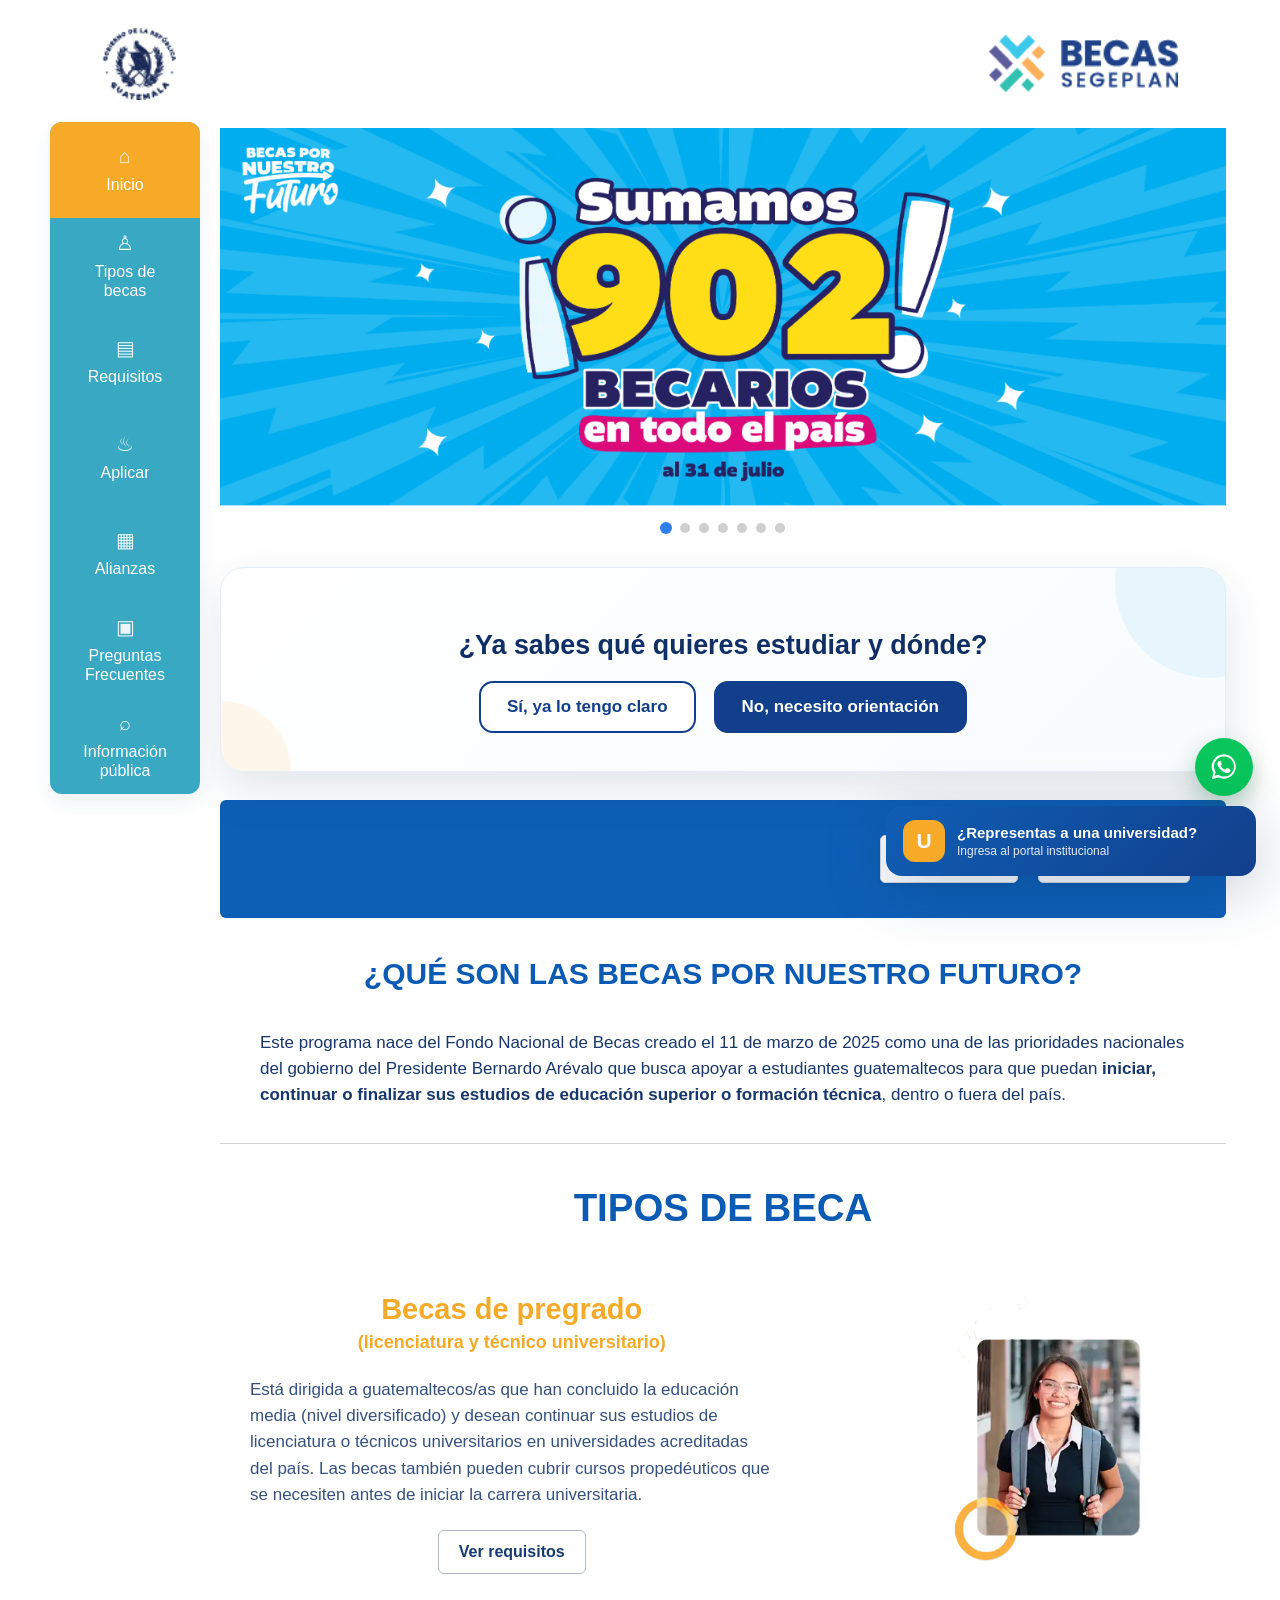
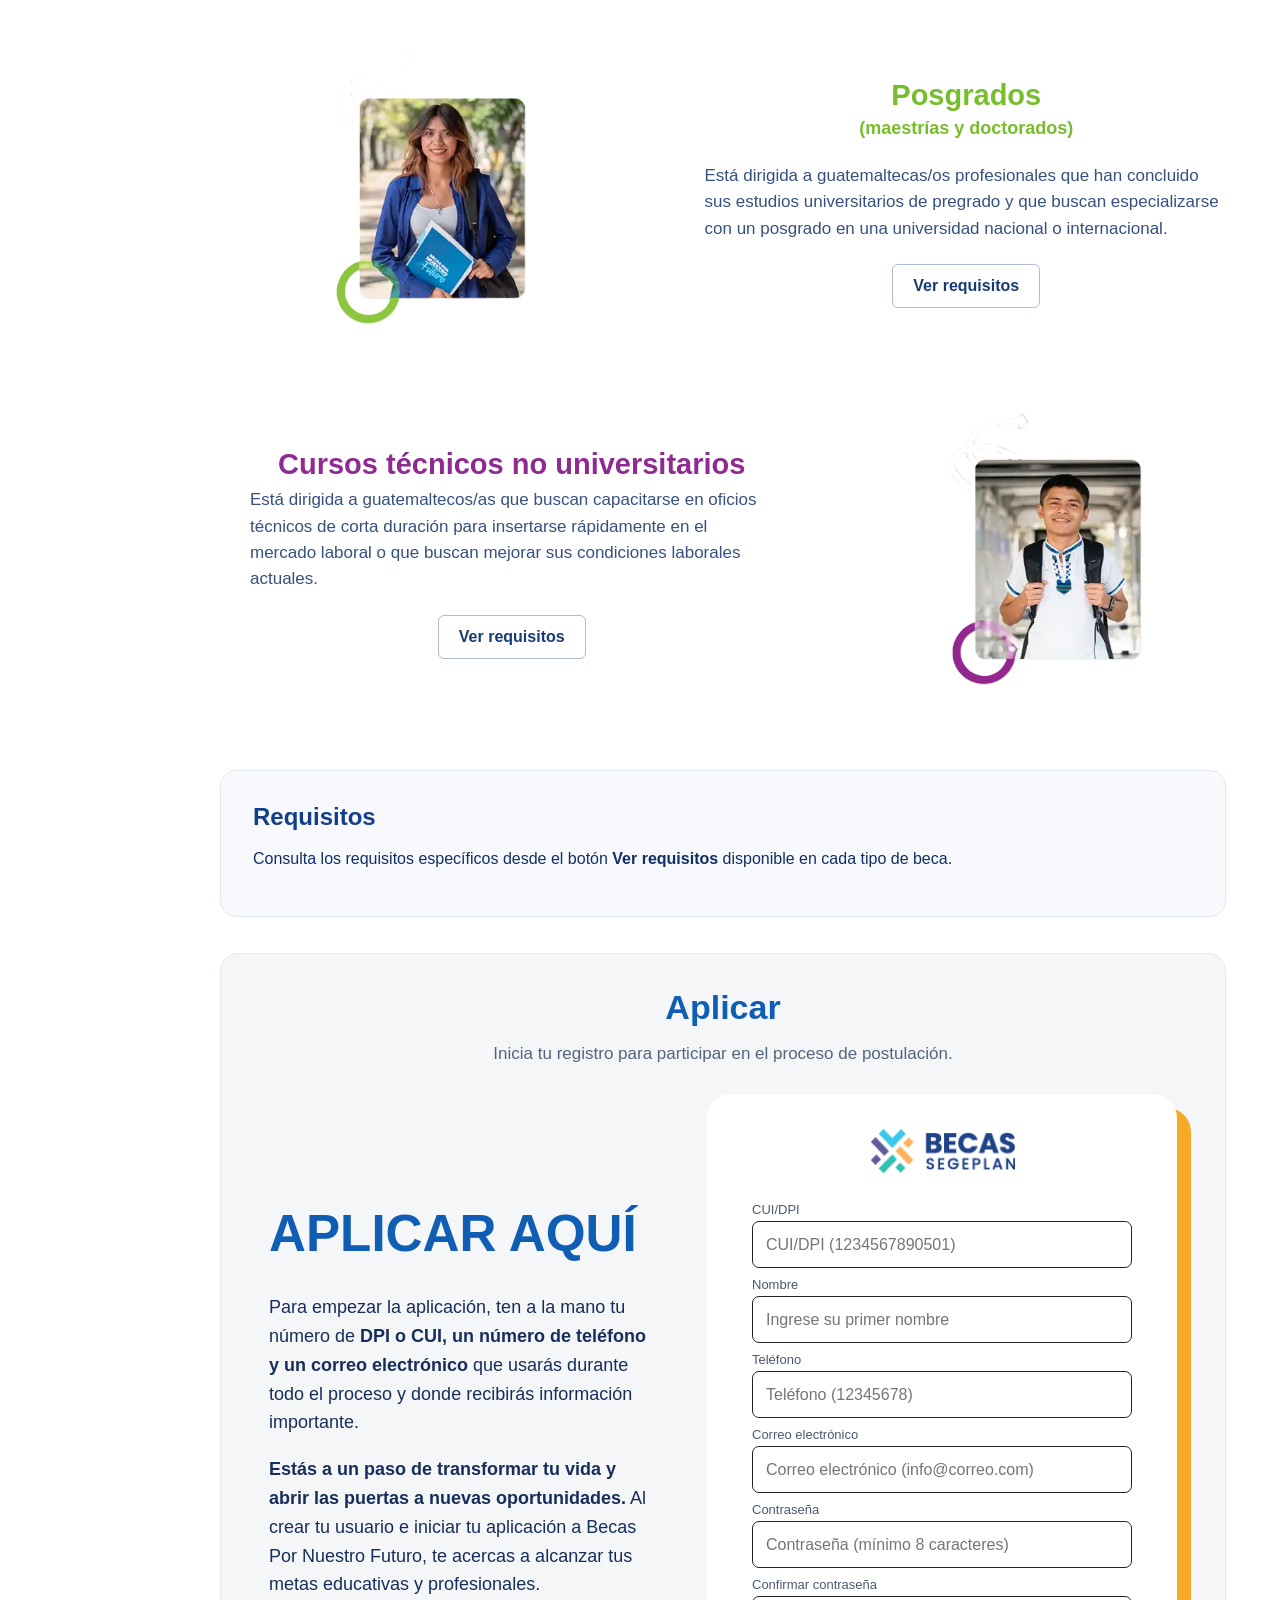
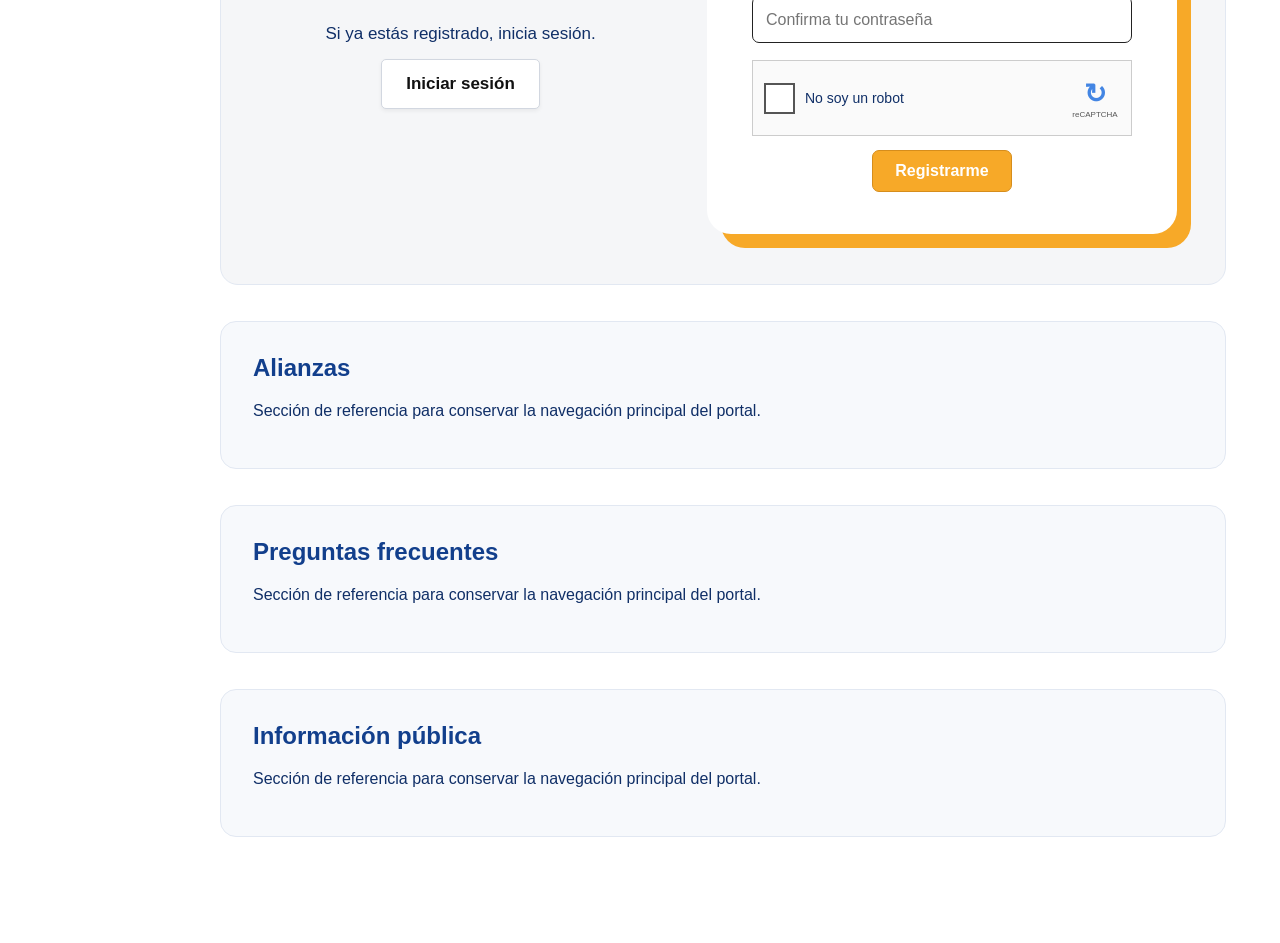
<file: Preview El Tip 1 2 3/index.html>
<!doctype html>
<html lang="es">
<head>
<meta charset="utf-8">
<meta name="viewport" content="width=device-width,initial-scale=1">
<link rel="icon" href="assets/becas.ico" sizes="any">
<title>Becas por Nuestro Futuro — Preview</title>
<link rel="stylesheet" href="css/styles.css">
</head>
<body>
<header class="site-header">
  <img src="assets/gobierno-logo.png" class="gov-logo" alt="Gobierno de Guatemala">
  <img src="assets/becas-logo.png" class="becas-logo" alt="Becas SEGEPLAN">
</header>
<nav class="side-nav" aria-label="Navegación principal">
  <a class="active" href="#inicio"><span class="nav-icon">⌂</span>Inicio</a>
  <a href="#tipos"><span class="nav-icon">♙</span>Tipos de<br>becas</a>
  <a href="#requisitos"><span class="nav-icon">▤</span>Requisitos</a>
  <a href="#aplicar"><span class="nav-icon">♨</span>Aplicar</a>
  <a href="#alianzas"><span class="nav-icon">▦</span>Alianzas</a>
  <a href="#faq"><span class="nav-icon">▣</span>Preguntas<br>Frecuentes</a>
  <a href="#publica"><span class="nav-icon">⌕</span>Información<br>pública</a>
</nav>
<main class="page-shell" id="inicio">
  <section class="hero" aria-label="Información destacada">
    <div class="hero-slides">
      <img class="hero-slide active" src="assets/home-banner.png" alt="Becas por Nuestro Futuro: sumamos 902 becarios en todo el país">
      <img class="hero-slide" src="assets/Convocatoria.webp" alt="Segunda convocatoria 2026">
      <img class="hero-slide" src="assets/estudia.webp" alt="Opciones para estudiar">
      <img class="hero-slide" src="assets/tutoriales.webp" alt="Tutoriales y recomendaciones para el proceso de aplicación">
      <img class="hero-slide" src="assets/Portal de datos.webp" alt="Portal de datos de becarios">
      <img class="hero-slide" src="assets/RecuerdaListado.webp" alt="Listado de carreras priorizadas">
      <img class="hero-slide" src="assets/Tenemos Becarios.webp" alt="Tenemos becarios en todo el país">
    </div>
    <div class="hero-dots" aria-label="Seleccionar anuncio">
      <button class="active" type="button" aria-label="Ver anuncio 1" aria-current="true"></button><button type="button" aria-label="Ver anuncio 2"></button><button type="button" aria-label="Ver anuncio 3"></button><button type="button" aria-label="Ver anuncio 4"></button><button type="button" aria-label="Ver anuncio 5"></button><button type="button" aria-label="Ver anuncio 6"></button><button type="button" aria-label="Ver anuncio 7"></button>
    </div>
  </section>

  <section class="orientation-card" aria-label="Orientación antes de aplicar">
    <div class="orientation-question">¿Ya sabes qué quieres estudiar y dónde?</div>
    <div class="choice-row">
      <button type="button" class="choice-btn yes" id="choiceYes" aria-controls="orientationAccess" aria-expanded="false">Sí, ya lo tengo claro</button>
      <button type="button" class="choice-btn no" id="choiceNo" aria-controls="orientationNext" aria-expanded="false">No, necesito orientación</button>
    </div>
    <div class="orientation-access" id="orientationAccess">
      <p>¡Excelente! Ya puedes continuar con tu postulación. Regístrate si es tu primera vez o inicia sesión para retomar tu proceso.</p>
      <a class="auth-btn" href="#aplicar">Registrarse</a>
      <a class="auth-btn" href="login.html">Iniciar sesión</a>
    </div>
    <div class="orientation-next" id="orientationNext">
      <p>Descubre tus intereses y conoce carreras que podrían ajustarse a tu perfil.</p>
      <a class="primary-link" href="testvocacional.html">Realizar test de orientación vocacional →</a>
    </div>
  </section>

  <section class="auth-strip" id="acceso" aria-label="Acceso para postulantes">
    <a class="auth-btn" href="#aplicar">Registrarse</a>
    <a class="auth-btn" href="login.html">Iniciar sesión</a>
  </section>

  <section class="about">
    <h2 class="section-title">¿QUÉ SON LAS BECAS POR NUESTRO FUTURO?</h2>
    <p>Este programa nace del Fondo Nacional de Becas creado el 11 de marzo de 2025 como una de las prioridades nacionales del gobierno del Presidente Bernardo Arévalo que busca apoyar a estudiantes guatemaltecos para que puedan <strong>iniciar, continuar o finalizar sus estudios de educación superior o formación técnica</strong>, dentro o fuera del país.</p>
  </section>

  <section class="types" id="tipos">
    <h2 class="section-title">TIPOS DE BECA</h2>

    <article class="type-row pregrado">
      <div class="type-visual"><img src="assets/pregrado.png" alt="Estudiante de pregrado"></div>
      <div class="type-copy">
        <h3>Becas de pregrado</h3>
        <div class="subtitle">(licenciatura y técnico universitario)</div>
        <p>Está dirigida a guatemaltecos/as que han concluido la educación media (nivel diversificado) y desean continuar sus estudios de licenciatura o técnicos universitarios en universidades acreditadas del país. Las becas también pueden cubrir cursos propedéuticos que se necesiten antes de iniciar la carrera universitaria.</p>
        <button class="requirements-btn" data-requirement="pregrado">Ver requisitos</button>
      </div>
    </article>

    <article class="type-row posgrado">
      <div class="type-visual"><img src="assets/posgrado.png" alt="Estudiante de posgrado"></div>
      <div class="type-copy">
        <h3>Posgrados</h3>
        <div class="subtitle">(maestrías y doctorados)</div>
        <p>Está dirigida a guatemaltecas/os profesionales que han concluido sus estudios universitarios de pregrado y que buscan especializarse con un posgrado en una universidad nacional o internacional.</p>
        <button class="requirements-btn" data-requirement="posgrado">Ver requisitos</button>
      </div>
    </article>

    <article class="type-row tecnico">
      <div class="type-visual"><img src="assets/tecnico.png" alt="Estudiante de curso técnico"></div>
      <div class="type-copy">
        <h3>Cursos técnicos no universitarios</h3>
        <p>Está dirigida a guatemaltecos/as que buscan capacitarse en oficios técnicos de corta duración para insertarse rápidamente en el mercado laboral o que buscan mejorar sus condiciones laborales actuales.</p>
        <button class="requirements-btn" data-requirement="tecnico">Ver requisitos</button>
      </div>
    </article>
  </section>

  <section id="requisitos" class="info-section"><h2>Requisitos</h2><p>Consulta los requisitos específicos desde el botón <strong>Ver requisitos</strong> disponible en cada tipo de beca.</p></section>
  <section id="aplicar" class="application-section">
    <div class="application-heading"><h2>Aplicar</h2><p>Inicia tu registro para participar en el proceso de postulación.</p></div>
    <div class="application-grid">
      <div class="application-copy">
        <h3>APLICAR AQUÍ</h3>
        <p>Para empezar la aplicación, ten a la mano tu número de <strong>DPI o CUI, un número de teléfono y un correo electrónico</strong> que usarás durante todo el proceso y donde recibirás información importante.</p>
        <p><strong>Estás a un paso de transformar tu vida y abrir las puertas a nuevas oportunidades.</strong> Al crear tu usuario e iniciar tu aplicación a Becas Por Nuestro Futuro, te acercas a alcanzar tus metas educativas y profesionales.</p>
        <div class="application-login">Si ya estás registrado, inicia sesión.<a class="auth-btn" href="login.html">Iniciar sesión</a></div>
      </div>
      <div class="application-form-card">
        <img src="assets/becas-logo.png" alt="Becas por Nuestro Futuro">
        <form id="registerForm" novalidate>
          <label for="regDpi">CUI/DPI</label><input id="regDpi" inputmode="numeric" maxlength="13" placeholder="CUI/DPI (1234567890501)" required>
          <label for="regName">Nombre</label><input id="regName" autocomplete="given-name" placeholder="Ingrese su primer nombre" required>
          <label for="regPhone">Teléfono</label><input id="regPhone" inputmode="tel" maxlength="8" placeholder="Teléfono (12345678)" required>
          <label for="regEmail">Correo electrónico</label><input id="regEmail" type="email" autocomplete="email" placeholder="Correo electrónico (info@correo.com)" required>
          <label for="regPassword">Contraseña</label><input id="regPassword" type="password" minlength="8" autocomplete="new-password" placeholder="Contraseña (mínimo 8 caracteres)" required>
          <label for="regPasswordConfirm">Confirmar contraseña</label><input id="regPasswordConfirm" type="password" minlength="8" autocomplete="new-password" placeholder="Confirma tu contraseña" required>
          <label class="captcha"><input id="regCaptcha" type="checkbox"><span class="captcha-box"></span><span>No soy un robot</span><strong>↻<small>reCAPTCHA</small></strong></label>
          <div class="register-message" id="registerMessage" role="alert"></div>
          <button class="application-submit" type="submit">Registrarme</button>
        </form>
      </div>
    </div>
  </section>
  <section id="alianzas" class="info-section"><h2>Alianzas</h2><p>Sección de referencia para conservar la navegación principal del portal.</p></section>
  <section id="faq" class="info-section"><h2>Preguntas frecuentes</h2><p>Sección de referencia para conservar la navegación principal del portal.</p></section>
  <section id="publica" class="info-section"><h2>Información pública</h2><p>Sección de referencia para conservar la navegación principal del portal.</p></section>
</main>

<div class="whatsapp-float" aria-label="Atención por WhatsApp" role="img"><img src="assets/whatsapp.svg" alt="WhatsApp"></div>

<aside class="university-access" id="universityAccess" aria-label="Acceso para universidades">
  <button class="university-trigger" type="button" aria-expanded="false" aria-controls="universityLogin">
    <span class="university-trigger-icon" aria-hidden="true">U</span>
    <span><strong>¿Representas a una universidad?</strong><small>Ingresa al portal institucional</small></span>
  </button>
  <div class="university-login" id="universityLogin">
    <h2>Acceso para universidades</h2>
    <p>Ingresa tus credenciales para gestionar el pénsum y calendario académico.</p>
    <form id="universityLoginForm" novalidate>
      <label for="universityUser">Usuario</label>
      <input id="universityUser" name="usuario" type="text" autocomplete="username" placeholder="Usuario" required>
      <label for="universityPassword">Contraseña</label>
      <input id="universityPassword" name="password" type="password" autocomplete="current-password" placeholder="Contraseña" required>
      <div class="university-error" id="universityLoginError" role="alert">El usuario o la contraseña no son correctos.</div>
      <button class="university-submit" type="submit">Ingresar</button>
    </form>
  </div>
</aside>

<div class="modal-backdrop" id="requirementsModal" role="dialog" aria-modal="true" aria-labelledby="requirementsTitle">
  <div class="modal">
    <div class="modal-header"><h2 id="requirementsTitle">Requisitos</h2><button class="modal-close" type="button" aria-label="Cerrar">×</button></div>
    <div class="modal-body" id="requirementsBody"></div>
  </div>
</div>
<script src="js/home.js"></script>
<script src="js/registro.js"></script>
</body>
</html>
</file>
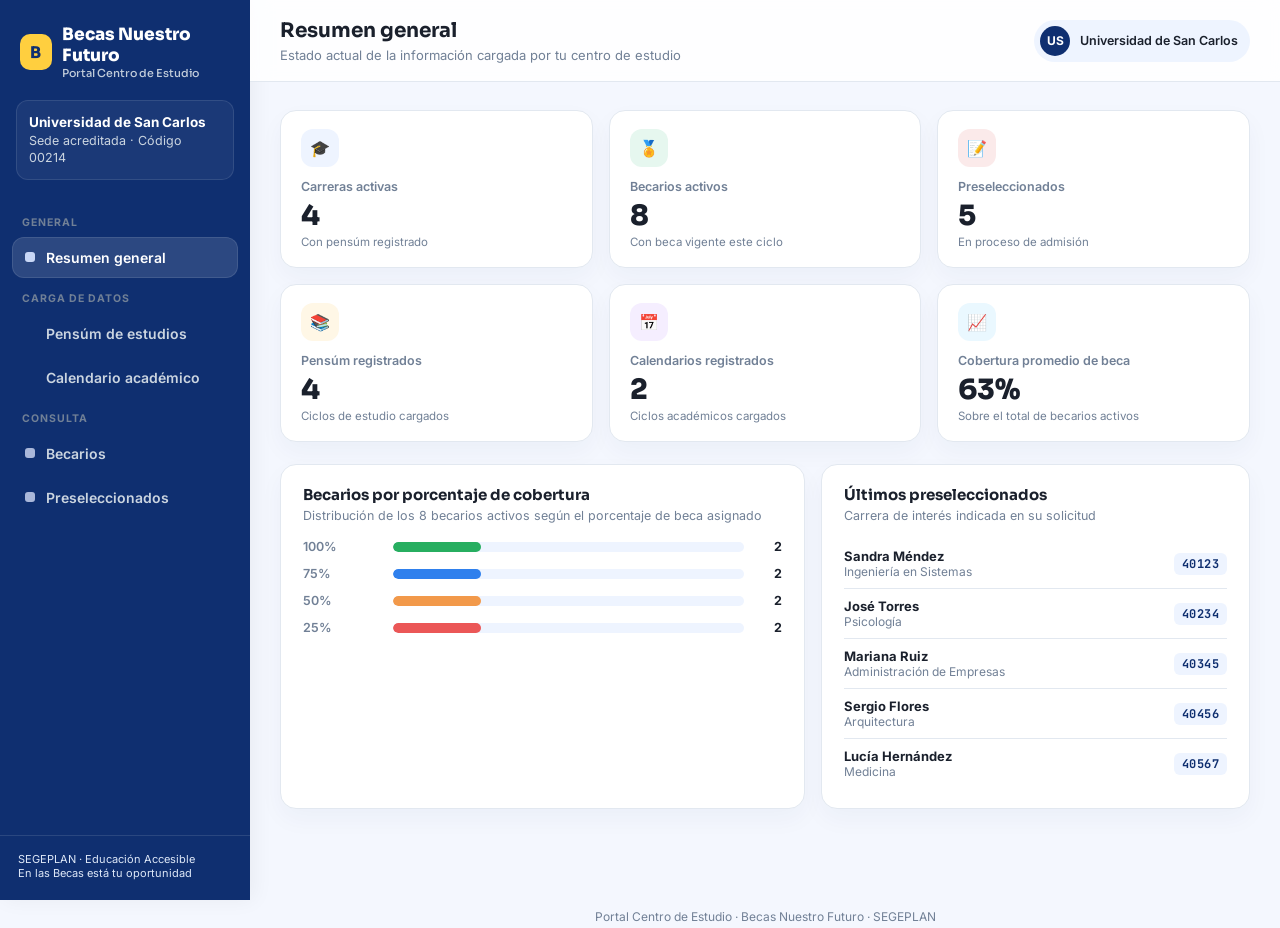
<file: Actualizacion Pensum y Calendario/Pensum y Calendario.html>
<!DOCTYPE html>
<html lang="es">
<head>
<meta charset="UTF-8">
<meta name="viewport" content="width=device-width, initial-scale=1.0">
<title>Centro de Estudio · Panel de Carga de Datos</title>
<link rel="preconnect" href="https://fonts.googleapis.com">
<link href="https://fonts.googleapis.com/css2?family=Sora:wght@400;600;700;800&family=Inter:wght@400;500;600;700&family=JetBrains+Mono:wght@500;600&display=swap" rel="stylesheet">
<style>
    :root{
    --navy:#0f2f70; /* Azul oscuro profundo del sidebar */
    --navy-2:#0b2459;
    --navy-soft:#eef4ff;
    --accent-blue:#2f80ed;
    --accent-blue-soft:#eef4ff;
    --accent-green:#27ae60;
    --accent-green-soft:#e6f7ef;
    --accent-red:#eb5757;
    --accent-red-soft:#fbeaea;
    --accent-yellow:#f2994a;
    --accent-yellow-soft:#fff7e6;
    --accent-purple:#9b51e0;
    --accent-purple-soft:#f5eeff;
    --accent-cyan:#2d9cdb;
    --accent-cyan-soft:#eaf8ff;
    --bg:#f4f7fe; /* Fondo gris/azul claro de la imagen */
    --card:#ffffff;
    --text:#1a202c;
    --muted:#718096;
    --border:#e2e8f0;
    --danger:#e53e3e;
    --radius:16px;
  }
  *{box-sizing:border-box;}
  html,body{margin:0;padding:0;}
  body{background:var(--bg);color:var(--text);font-family:'Inter',sans-serif;-webkit-font-smoothing:antialiased;}
  h1,h2,h3,.brand,.stat-value{font-family:'Sora',sans-serif;}
  button,input,select,textarea{font-family:inherit;}
  button{cursor:pointer;}

  .app{display:flex;min-height:100vh;}
    .sidebar{width:250px;background:var(--navy);color:#fff;display:flex;flex-direction:column;flex-shrink:0;position:sticky;top:0;height:100vh;box-shadow:4px 0 20px rgba(0,0,0,.05);}
  .brand{display:flex;align-items:center;gap:10px;padding:24px 20px 18px 20px;font-weight:800;font-size:17px;}
  .brand-badge{width:36px;height:36px;border-radius:10px;background:#ffcf3f;display:flex;align-items:center;justify-content:center;font-size:16px;font-weight:800;color:var(--navy);}
  .brand small{display:block;font-size:11px;font-weight:500;color:#cbd5e0;opacity:.95;}
  .centro-chip{margin:2px 16px 16px 16px;padding:12px;background:rgba(255,255,255,.05);border:1px solid rgba(255,255,255,.10);border-radius:12px;color:#cbd5e0;font-size:12.5px;line-height:1.35;}
  .centro-chip b{display:block;font-size:13.5px;margin-bottom:2px;color:#fff;}
  nav{padding:6px 12px;flex:1;}
  .nav-label{margin:14px 10px 8px;font-size:10.5px;text-transform:uppercase;letter-spacing:1px;color:#718096;font-weight:700;}
  .nav-item{display:flex;align-items:center;gap:11px;padding:11px 12px;margin:3px 0;border-radius:12px;font-size:14px;font-weight:600;color:#cbd5e0;border:1px solid transparent;transition:all .15s ease;}
  .nav-item:hover{background:rgba(255,255,255,.08);color:#fff;}
  .nav-item.active{background:rgba(255,255,255,.12);color:#fff;border-color:rgba(255,255,255,.10);}
  .nav-dot{width:10px;height:10px;border-radius:3px;flex-shrink:0;}
  .dot-general{background:#C8D7F6;}
  .dot-lime{background:var(--lime);}
  .dot-orange{background:var(--orange);}
  .dot-muted{background:#A9B7DA;}
  .sidebar-foot{padding:16px 18px 20px;border-top:1px solid rgba(255,255,255,.12);font-size:11px;color:#E9F2FF;opacity:.95;}

  .main{flex:1;min-width:0;}
  .topbar{position:sticky;top:0;z-index:5;background:rgba(255,255,255,.84);backdrop-filter:blur(10px);border-bottom:1px solid var(--border);padding:18px 30px;display:flex;align-items:center;justify-content:space-between;gap:16px;}
  .topbar h1{margin:0;font-size:20px;}
  .topbar p{margin:4px 0 0;color:var(--muted);font-size:13px;}
  .user-pill{display:flex;align-items:center;gap:10px;background:var(--navy-soft);padding:6px 12px 6px 6px;border-radius:999px;}
  .user-avatar{width:30px;height:30px;border-radius:50%;background:var(--navy);color:#fff;display:flex;align-items:center;justify-content:center;font-weight:700;font-size:12px;}
  .user-pill span{font-size:12.5px;font-weight:600;}

  .view{display:none;padding:28px 30px 56px;}
  .view.active{display:block;}
  .stat-grid{display:grid;grid-template-columns:repeat(3,1fr);gap:16px;margin-bottom:22px;}
  .stat-card{background:var(--card);border:1px solid var(--border);border-radius:var(--radius);padding:18px 20px;box-shadow:0 10px 24px rgba(16,45,90,.04);}
  .stat-top{display:flex;align-items:flex-start;justify-content:space-between;}
  .stat-icon{width:38px;height:38px;border-radius:12px;display:flex;align-items:center;justify-content:center;font-size:16px;}
  .stat-label{font-size:12.5px;color:var(--muted);font-weight:600;margin:12px 0 4px;}
  .stat-value{font-size:28px;font-weight:800;}
  .stat-sub{font-size:11.5px;color:var(--muted);margin-top:2px;}

  .grid-2{display:grid;grid-template-columns:1.1fr .9fr;gap:16px;margin-bottom:22px;}
  .panel,.form-card,.table-card{background:var(--card);border:1px solid var(--border);border-radius:var(--radius);box-shadow:0 10px 24px rgba(16,45,90,.04);}
  .panel{padding:20px 22px;}
  .panel h3{margin:0 0 4px;font-size:15px;}
  .panel-sub{margin:0 0 16px;color:var(--muted);font-size:12.5px;}
  .tier-row{display:flex;align-items:center;gap:12px;margin-bottom:12px;}
  .tier-label{width:78px;font-size:12.5px;font-weight:600;color:var(--muted);flex-shrink:0;}
  .tier-track{flex:1;height:10px;background:var(--navy-soft);border-radius:999px;overflow:hidden;}
  .tier-fill{height:100%;border-radius:999px;}
  .tier-count{width:26px;text-align:right;font-size:12.5px;font-weight:700;flex-shrink:0;}
  .mini-list{list-style:none;margin:0;padding:0;}
  .mini-list li{display:flex;justify-content:space-between;align-items:center;padding:9px 0;border-bottom:1px solid var(--border);font-size:13px;gap:12px;}
  .mini-list li:last-child{border-bottom:none;}
  .mini-name{font-weight:700;}
  .mini-sub{color:var(--muted);font-size:12px;}

  .section-head{margin-bottom:18px;}
  .section-head h2{font-size:19px;margin:0 0 4px;}
  .section-head p{margin:0;color:var(--muted);font-size:13.5px;max-width:760px;}

  .form-card{padding:22px 24px;margin-bottom:22px;border-top:5px solid var(--navy);}
  .form-card.orange-top{border-top-color:var(--orange);}
  .form-card h3{margin:0 0 4px;font-size:15.5px;}
  .form-hint{margin:0 0 18px;color:var(--muted);font-size:12.5px;}
  .form-grid{display:grid;grid-template-columns:repeat(2,1fr);gap:16px 20px;}
  .form-section-title{grid-column:1/-1;display:flex;flex-direction:column;gap:4px;padding-top:2px;}
  .form-section-title strong{font-size:13px;font-weight:800;color:var(--navy-2);}
  .form-section-title span{font-size:11.5px;color:var(--muted);}
  .form-field{display:flex;flex-direction:column;gap:6px;}
  .form-field.full{grid-column:1/-1;}
  .form-field label{font-size:12.5px;font-weight:600;}
  .field-help{font-size:11px;color:var(--muted);font-weight:400;}
  .form-field input,.form-field select,.form-field textarea{width:100%;border:1.5px solid var(--border);border-radius:10px;padding:10px 12px;font-size:13.5px;background:#fff;color:var(--text);}
  .form-field textarea{resize:vertical;min-height:70px;}
  .form-field input:focus,.form-field select:focus,.form-field textarea:focus{outline:none;border-color:var(--navy-2);box-shadow:0 0 0 3px rgba(11,109,208,.12);}
  .form-actions{display:flex;justify-content:flex-end;gap:10px;margin-top:18px;}
  .btn{border:none;border-radius:10px;padding:10px 16px;font-size:13.5px;font-weight:700;}
  .btn-ghost{background:#fff;border:1.5px solid var(--border);color:var(--text);}
  .btn-ghost:hover{background:var(--navy-soft);}
    .btn-primary{background:var(--navy);color:#fff;}
  .btn-primary:hover{background:var(--navy-2);}
  .btn-primary.lime{background:var(--accent-green);color:#fff;}
  .btn-primary.lime:hover{background:#1e8449;}
  .btn-primary.orange{background:var(--accent-red);color:#fff;}
  .btn-primary.orange:hover{background:#c0392b;}
  .btn-inline{border:1.5px dashed var(--border);background:#fff;color:var(--navy-2);border-radius:10px;padding:10px 14px;font-size:13px;font-weight:700;}
  .btn-inline:hover{background:var(--navy-soft);}

  .page-message{
    margin:0 0 14px;
    padding:12px 14px;
    border-radius:12px;
    font-size:13px;
    font-weight:600;
    border:1px solid transparent;
  }
  .page-message.info{background:#EEF7FF;border-color:#C9E3FF;color:#205B8F;}
  .page-message.success{background:#F0F9E8;border-color:#CDE8A9;color:#2F6D1A;}
  .page-message.error{background:#FFF1F1;border-color:#F5C1C1;color:#A33A3A;}

  .modal-overlay{
    position:fixed;inset:0;z-index:40;display:none;align-items:center;justify-content:center;
    background:rgba(8,18,36,.48);backdrop-filter:blur(4px);padding:20px;
  }
  .modal-overlay.open{display:flex;}
  .modal-card{
    width:min(520px,100%);
    background:#fff;
    border-radius:18px;
    border:1px solid var(--border);
    box-shadow:0 26px 70px rgba(0,0,0,.18);
    overflow:hidden;
  }
  .modal-head{padding:18px 20px 14px;border-bottom:1px solid var(--border);}
  .modal-head h3{margin:0;font-size:16px;}
  .modal-head p{margin:5px 0 0;color:var(--muted);font-size:12.5px;}
  .modal-body{padding:18px 20px;display:flex;flex-direction:column;gap:12px;}
  .modal-foot{padding:14px 20px 18px;border-top:1px solid var(--border);display:flex;justify-content:flex-end;gap:10px;}

  .calendar-builder{display:flex;flex-direction:column;gap:14px;}
  .calendar-event-list{display:flex;flex-direction:column;gap:12px;}
  .calendar-event{border:1px solid var(--border);border-radius:14px;background:#fff;padding:14px;}
  .calendar-event-head{display:flex;align-items:center;justify-content:space-between;gap:12px;margin-bottom:10px;}
  .calendar-event-title{display:flex;flex-direction:column;gap:2px;}
  .calendar-event-title strong{font-size:13.5px;color:var(--navy-2);}
  .calendar-event-title span{font-size:11.5px;color:var(--muted);}
  .calendar-event-grid{display:grid;grid-template-columns:1.1fr 1fr 1fr 1.2fr;gap:10px;}

  .table-card{overflow:hidden;}
  .table-card-head{display:flex;align-items:center;justify-content:space-between;padding:16px 22px;border-bottom:1px solid var(--border);}
  .table-card-head h3{margin:0;font-size:14.5px;}
  .count-pill{font-size:11.5px;font-weight:700;color:var(--muted);background:var(--navy-soft);padding:4px 10px;border-radius:999px;}
  table{width:100%;border-collapse:collapse;font-size:13px;}
  thead th{text-align:left;padding:11px 22px;font-size:11px;letter-spacing:.4px;text-transform:uppercase;color:var(--muted);font-weight:800;background:#FAFBFE;border-bottom:1px solid var(--border);white-space:nowrap;}
  tbody td{padding:13px 22px;border-bottom:1px solid var(--border);vertical-align:top;}
  tbody tr:last-child td{border-bottom:none;}
  tbody tr:hover{background:#FAFCFF;}
    .id-badge{font-family:'JetBrains Mono',monospace;font-size:12px;font-weight:700;background:var(--navy-soft);color:var(--navy);padding:3px 8px;border-radius:6px;letter-spacing:.5px;}
  .id-badge.lime{background:var(--accent-green-soft);color:var(--accent-green);}
  .id-badge.orange{background:var(--accent-red-soft);color:var(--accent-red);}
  .tag{display:inline-block;font-size:11.5px;font-weight:700;padding:3px 9px;border-radius:999px;}
  .tag-25{background:var(--accent-red-soft);color:var(--accent-red);}
  .tag-50{background:var(--accent-yellow-soft);color:var(--accent-yellow);}
  .tag-75{background:var(--accent-blue-soft);color:var(--accent-blue);}
  .tag-100{background:var(--accent-green-soft);color:var(--accent-green);}
  .cell-muted{color:var(--muted);font-size:12.5px;}
  .cell-wrap{max-width:360px;white-space:normal;line-height:1.45;}
  .empty-row td{text-align:center;color:var(--muted);padding:26px;font-size:13px;}
  footer.foot-note{text-align:center;color:var(--muted);font-size:12px;padding:22px 0 4px;}

  @media (max-width:980px){
    .stat-grid{grid-template-columns:repeat(2,1fr);} .grid-2{grid-template-columns:1fr;} .form-grid{grid-template-columns:1fr;} .calendar-event-grid{grid-template-columns:1fr;}
  }
  @media (max-width:720px){
    .sidebar{position:fixed;left:-260px;transition:left .2s ease;z-index:20;} .view{padding:22px 16px 50px;} .topbar{padding:16px;} .stat-grid{grid-template-columns:1fr;}
  }
</style>
</head>
<body>
<div class="app">
  <aside class="sidebar">
    <div class="brand">
      <div class="brand-badge">B</div>
      <div>Becas Nuestro Futuro<small>Portal Centro de Estudio</small></div>
    </div>
    <div class="centro-chip"><b>Universidad de San Carlos</b>Sede acreditada · Código 00214</div>
    <nav>
      <div class="nav-label">General</div>
      <div class="nav-item active" data-view="dashboard"><span class="nav-dot dot-general"></span> Resumen general</div>
      <div class="nav-label">Carga de datos</div>
      <div class="nav-item" data-view="pensum"><span class="nav-dot dot-lime"></span> Pensúm de estudios</div>
      <div class="nav-item" data-view="calendario"><span class="nav-dot dot-orange"></span> Calendario académico</div>
      <div class="nav-label">Consulta</div>
      <div class="nav-item" data-view="becarios"><span class="nav-dot dot-muted"></span> Becarios</div>
      <div class="nav-item" data-view="preseleccionados"><span class="nav-dot dot-muted"></span> Preseleccionados</div>
    </nav>
    <div class="sidebar-foot">SEGEPLAN · Educación Accesible<br>En las Becas está tu oportunidad</div>
  </aside>

  <div class="main">
    <div class="topbar">
      <div><h1 id="topbarTitle">Resumen general</h1><p id="topbarSub">Estado actual de la información cargada por tu centro de estudio</p></div>
      <div class="user-pill"><div class="user-avatar">US</div><span>Universidad de San Carlos</span></div>
    </div>

    <section class="view active" id="view-dashboard">
            <div class="stat-grid">
        <div class="stat-card"><div class="stat-top"><div class="stat-icon" style="background:var(--accent-blue-soft);color:var(--accent-blue);">🎓</div></div><div class="stat-label">Carreras activas</div><div class="stat-value" id="statCarreras">4</div><div class="stat-sub">Con pensúm registrado</div></div>
        <div class="stat-card"><div class="stat-top"><div class="stat-icon" style="background:var(--accent-green-soft);color:var(--accent-green);">🏅</div></div><div class="stat-label">Becarios activos</div><div class="stat-value" id="statBecarios">8</div><div class="stat-sub">Con beca vigente este ciclo</div></div>
        <div class="stat-card"><div class="stat-top"><div class="stat-icon" style="background:var(--accent-red-soft);color:var(--accent-red);">📝</div></div><div class="stat-label">Preseleccionados</div><div class="stat-value" id="statPreseleccionados">5</div><div class="stat-sub">En proceso de admisión</div></div>
        <div class="stat-card"><div class="stat-top"><div class="stat-icon" style="background:var(--accent-yellow-soft);color:var(--accent-yellow);">📚</div></div><div class="stat-label">Pensúm registrados</div><div class="stat-value" id="statPensum">4</div><div class="stat-sub">Ciclos de estudio cargados</div></div>
        <div class="stat-card"><div class="stat-top"><div class="stat-icon" style="background:var(--accent-purple-soft);color:var(--accent-purple);">📅</div></div><div class="stat-label">Calendarios registrados</div><div class="stat-value" id="statCalendario">2</div><div class="stat-sub">Ciclos académicos cargados</div></div>
        <div class="stat-card"><div class="stat-top"><div class="stat-icon" style="background:var(--accent-cyan-soft);color:var(--accent-cyan);">📈</div></div><div class="stat-label">Cobertura promedio de beca</div><div class="stat-value">63%</div><div class="stat-sub">Sobre el total de becarios activos</div></div>
      </div>

      <div class="grid-2">
        <div class="panel">
          <h3>Becarios por porcentaje de cobertura</h3>
          <p class="panel-sub">Distribución de los 8 becarios activos según el porcentaje de beca asignado</p>
          <div class="tier-row"><div class="tier-label">100%</div><div class="tier-track"><div class="tier-fill" style="width:25%;background:var(--accent-green);"></div></div><div class="tier-count">2</div></div>
          <div class="tier-row"><div class="tier-label">75%</div><div class="tier-track"><div class="tier-fill" style="width:25%;background:var(--accent-blue);"></div></div><div class="tier-count">2</div></div>
          <div class="tier-row"><div class="tier-label">50%</div><div class="tier-track"><div class="tier-fill" style="width:25%;background:var(--accent-yellow);"></div></div><div class="tier-count">2</div></div>
          <div class="tier-row"><div class="tier-label">25%</div><div class="tier-track"><div class="tier-fill" style="width:25%;background:var(--accent-red);"></div></div><div class="tier-count">2</div></div>
        </div>
        <div class="panel">
          <h3>Últimos preseleccionados</h3>
          <p class="panel-sub">Carrera de interés indicada en su solicitud</p>
          <ul class="mini-list" id="miniPreseleccionados"></ul>
        </div>
      </div>
    </section>

    <section class="view" id="view-pensum">
      <div class="section-head"><h2>Pensum de estudios</h2><p>Registra la estructura académica de cada carrera: duración del ciclo, cursos que lo integran y el contenido que se imparte. Esta información se usa como base para vincular el calendario académico.</p></div>
      <div class="form-card">
        <h3>Registrar nuevo pensum</h3>
        <p class="form-hint">Usa nombres simples para que el testeo sea más rápido y claro.</p>
        <div class="form-grid">
          <div class="form-section-title"><strong>1. Datos generales</strong><span>Información base de la carrera.</span></div>
          <div class="form-field"><label>Carrera o programa</label><select id="p-carrera"><option>Trabajo Social</option><option>Ingeniería en Sistemas</option><option>Medicina</option><option>Administración de Empresas</option><option>Ingeniería Civil</option><option>Psicología</option><option>Contaduría Pública</option><option>Derecho</option><option>Arquitectura</option><option>Ingeniería Industrial</option></select></div>
          <div class="form-field"><label>Jornada o plan de estudio</label><div style="display:flex;gap:8px;align-items:center;"><select id="p-plan"><option>diurno</option><option>nocturno</option><option>fin de semana</option></select><button class="btn-ghost" type="button" id="p-addPlan">Añadir</button></div></div>
          <div class="form-field"><label>Modalidad de clases</label><select id="p-modalidad"><option>Presencial</option><option>Virtual</option><option>Híbrida</option><option>Nocturno</option><option>Fin de semana</option></select></div>
          <div class="form-field">
            <label>Temporalidad de la carrera</label>
            <div style="display:grid;grid-template-columns:120px 1fr;gap:8px;align-items:center;">
              <input type="number" id="p-duracion-cantidad" min="1" step="1" placeholder="Ej. 4">
              <select id="p-duracion-unidad">
                <option value="años">años</option>
                <option value="semestres">semestres</option>
                <option value="cuatrimestres">cuatrimestres</option>
                <option value="trimestres">trimestres</option>
                <option value="bimestres">bimestres</option>
                <option value="meses">meses</option>
              </select>
            </div>
            <div style="display:grid;grid-template-columns:120px 1fr;gap:8px;align-items:center;margin-top:8px;">
              <input type="number" id="p-duracion-extra-cantidad" min="0" step="1" placeholder="Ej. 6">
              <select id="p-duracion-extra-unidad">
                <option value="">complemento opcional</option>
                <option value="años">años</option>
                <option value="semestres">semestres</option>
                <option value="cuatrimestres">cuatrimestres</option>
                <option value="trimestres">trimestres</option>
                <option value="bimestres">bimestres</option>
                <option value="meses">meses</option>
              </select>
            </div>
            <span class="field-help">Ejemplo: 4 años y 6 meses. Si no necesitas un complemento, deja la segunda fila vacía.</span>
          </div>
          <div class="form-field"><label>Tipo de ciclo académico</label><select id="p-ciclo"><option>Semestre</option><option>Bimestre</option><option>Trimestre</option><option>Cuatrimestre</option><option>Anual</option></select></div>
          <div class="form-field"><label>Ciclo dentro de la carrera</label><div style="display:flex;gap:8px;align-items:center;"><select id="p-noCiclo"><option>primero</option><option>segundo</option><option>tercero</option><option>cuarto</option><option>quinto</option></select><button class="btn-ghost" type="button" id="p-addNoCiclo">Añadir</button></div></div>
          <div class="form-section-title"><strong>2. Cursos y contenido</strong><span>Agrega los cursos que forman el ciclo y una descripción corta del contenido.</span></div>
          <div class="form-field full"><label>Cursos del ciclo <span class="field-help">(agrega uno por uno)</span></label><div id="p-coursesList"></div><div style="margin-top:8px;display:flex;gap:8px;flex-wrap:wrap;"><button class="btn-ghost" type="button" id="p-addCourse">Agregar curso</button><button class="btn-ghost" type="button" id="p-loadExample">Cargar ejemplo</button></div></div>
          <div class="form-field full"><label>Contenido del ciclo <span class="field-help">(temas generales incluidos)</span></label><textarea id="p-contenido" placeholder="Describe brevemente los temas que se desarrollan en este ciclo"></textarea></div>
        </div>
        <div class="form-actions"><button class="btn btn-ghost" onclick="clearForm('pensum')">Cancelar</button><button class="btn btn-primary lime" onclick="addPensum()">Guardar pensúm</button></div>
      </div>
      <div class="table-card"><div class="table-card-head"><h3>Pensum registrados</h3><span class="count-pill" id="pensumCount">4 registros</span></div><table><thead><tr><th>Código</th><th>Carrera</th><th>Plan</th><th>Modalidad</th><th>Tipo de ciclo</th><th>No. Ciclo</th><th>Temporalidad</th><th>Cursos</th><th>Contenido</th></tr></thead><tbody id="pensumBody"></tbody></table></div>
    </section>

    <section class="view" id="view-calendario">
      <div class="section-head"><h2>Calendario académico</h2><p>Registra solo lo necesario: matrícula, inscripción ordinaria, inscripción extraordinaria, pago de mensualidad, inicio de clases o evaluaciones. Cada fecha se agrega como un bloque independiente.</p></div>
      <div class="form-card orange-top">
        <h3>Agregar nuevo calendario</h3>
        <p class="form-hint">Llena la información base y luego agrega todas las fechas que necesites con el botón inferior.</p>
        <div id="calendarNotice" class="page-message info" hidden></div>
        <div class="form-grid calendar-builder">
          <div class="form-section-title"><strong>1. Datos base</strong><span>Identifica el calendario antes de agregar sus fechas.</span></div>
          <div class="form-field"><label>Año</label><input type="number" id="c-anio" placeholder="Ej. 2026"></div>
          <div class="form-field"><label>Jornada o plan de estudio</label><div style="display:flex;gap:8px;align-items:center;"><select id="c-plan"></select><button class="btn-ghost" type="button" id="c-addPlan">Añadir</button></div></div>
          <div class="form-field"><label>Centro de estudio / sede</label><div style="display:flex;gap:8px;align-items:center;"><select id="c-campus"><option>Sede</option><option>Campus Central</option><option>Sede Regional</option></select><button class="btn-ghost" type="button" id="c-addCampus">Añadir</button></div></div>
          <div class="form-field full"><label>Pensum que aplica <span class="field-help">(selecciona el pensum ya creado)</span></label><select id="c-pensum"></select></div>
          <div class="form-section-title"><strong>2. Fechas del calendario</strong><span>Agrega cada bloque con su tipo de fecha y, si aplica, un rango de inicio y fin.</span></div>
          <div id="calendarEventsList" class="calendar-event-list"></div>
          <div class="form-field full"><button class="btn-inline" type="button" id="c-addEvent">Agregar otra fecha o ciclo</button></div>
        </div>
        <div class="form-actions"><button class="btn btn-ghost" onclick="clearForm('calendario')">Cancelar</button><button class="btn btn-primary orange" onclick="addCalendario()">Guardar calendario</button></div>
      </div>
      <div class="table-card"><div class="table-card-head"><h3>Calendarios registrados</h3><span class="count-pill" id="calendarioCount">2 registros</span></div><table><thead><tr><th>Código</th><th>Año</th><th>Carrera</th><th>Plan</th><th>Sede</th><th>Pensúm relacionado</th><th>Fechas cargadas</th></tr></thead><tbody id="calendarioBody"></tbody></table></div>
    </section>

    <section class="view" id="view-becarios">
      <div class="section-head"><h2>Becarios</h2><p>Listado de referencia de los estudiantes con beca activa en tu centro de estudio, con el porcentaje de cobertura asignado.</p></div>
      <div class="table-card"><div class="table-card-head"><h3>Becarios activos</h3><span class="count-pill">8 registros</span></div><table><thead><tr><th>Código</th><th>Nombre</th><th>Carrera</th><th>Cobertura de beca</th></tr></thead><tbody id="becariosBody"></tbody></table></div>
    </section>

    <section class="view" id="view-preseleccionados">
      <div class="section-head"><h2>Preseleccionados</h2><p>Personas que indicaron interés en estudiar en tu centro de estudio y se encuentran en proceso de admisión. Aún no cuentan con beca asignada.</p></div>
      <div class="table-card"><div class="table-card-head"><h3>En proceso de admisión</h3><span class="count-pill">5 registros</span></div><table><thead><tr><th>Código</th><th>Nombre</th><th>Carrera de interés</th><th>Centro de estudio</th></tr></thead><tbody id="preseleccionadosBody"></tbody></table></div>
    </section>

    <footer class="foot-note">Portal Centro de Estudio · Becas Nuestro Futuro · SEGEPLAN</footer>
  </div>
</div>

<div class="modal-overlay" id="planModal" aria-hidden="true">
  <div class="modal-card" role="dialog" aria-modal="true" aria-labelledby="planModalTitle">
    <div class="modal-head">
      <h3 id="planModalTitle">Agregar jornada o plan</h3>
      <p>Escribe el nombre de la jornada para usarlo en el calendario.</p>
    </div>
    <div class="modal-body">
      <div class="form-field">
        <label>Nuevo plan de estudio</label>
        <input type="text" id="planModalInput" placeholder="Ej. fin de semana intensivo">
      </div>
    </div>
    <div class="modal-foot">
      <button class="btn btn-ghost" type="button" id="planModalCancel">Cancelar</button>
      <button class="btn btn-primary" type="button" id="planModalSave">Guardar jornada</button>
    </div>
  </div>
</div>

<script>
  const navItems = document.querySelectorAll('.nav-item');
  const titles = {
    dashboard: ['Resumen general','Estado actual de la información cargada por tu centro de estudio'],
    pensum: ['Pensúm de estudios','Estructura académica de tus carreras'],
    calendario: ['Calendario académico','Fechas clave de cada ciclo académico'],
    becarios: ['Becarios','Estudiantes con beca activa en tu centro de estudio'],
    preseleccionados: ['Preseleccionados','Personas en proceso de admisión']
  };

  navItems.forEach(item=>{
    item.addEventListener('click', ()=>{
      navItems.forEach(i=>i.classList.remove('active'));
      item.classList.add('active');
      document.querySelectorAll('.view').forEach(v=>v.classList.remove('active'));
      const key = item.dataset.view;
      document.getElementById('view-'+key).classList.add('active');
      document.getElementById('topbarTitle').textContent = titles[key][0];
      document.getElementById('topbarSub').textContent = titles[key][1];
    });
  });

  const pensumData = [
    {id:'10012', carrera:'Trabajo Social', plan:'fin de semana', modalidad:'Presencial', ciclo:'Semestre', noCiclo:'primero', duracion:'6 meses', cursos:'Trabajo Social I, Metodología de Investigación, Ética Profesional', contenido:'Fundamentos del trabajo social, proyectos comunitarios y técnicas de intervención.'},
    {id:'10023', carrera:'Ingeniería en Sistemas', plan:'diurno', modalidad:'Híbrida', ciclo:'Cuatrimestre', noCiclo:'primero', duracion:'4 meses', cursos:'Programación, Bases de Datos, Matemáticas Discretas', contenido:'Algoritmos, modelado de datos y desarrollo de soluciones de software.'},
    {id:'10034', carrera:'Administración de Empresas', plan:'nocturno', modalidad:'Presencial', ciclo:'Semestre', noCiclo:'primero', duracion:'6 meses', cursos:'Contabilidad, Marketing, Finanzas I', contenido:'Gestión administrativa, finanzas básicas y comunicación empresarial.'},
    {id:'10045', carrera:'Psicología', plan:'diurno', modalidad:'Presencial', ciclo:'Anual', noCiclo:'primero', duracion:'12 meses', cursos:'Psicología General, Desarrollo Humano, Técnicas de Entrevista', contenido:'Bases de la psicología clínica, social y evaluación de casos.'}
  ];

  const calendarioData = [
    {id:'20011', anio:'2026', carrera:'Trabajo Social', plan:'fin de semana', campus:'Sede', pensumRef:'10012 · Trabajo Social', eventos:[
      {tipo:'Matrícula', desde:'2026-01-01', hasta:'2026-01-12', nota:'Semestre 1'},
      {tipo:'Inscripción ordinaria', desde:'2025-12-20', hasta:'2025-12-30', nota:'Semestre 1'},
      {tipo:'Pago de mensualidad', desde:'2026-02-01', hasta:'2026-04-30', nota:'Semestre 1'},
      {tipo:'Evaluaciones', desde:'2026-05-24', hasta:'2026-05-28', nota:'Semestre 1'},
      {tipo:'Inicio de clases', desde:'2026-07-05', hasta:'2026-07-05', nota:'Semestre 2'}
    ]},
    {id:'20022', anio:'2026', carrera:'Ingeniería en Sistemas', plan:'diurno', campus:'Campus Central', pensumRef:'10023 · Ingeniería en Sistemas', eventos:[
      {tipo:'Matrícula', desde:'2026-01-15', hasta:'2026-01-30', nota:'Semestre 1'},
      {tipo:'Inscripción extraordinaria', desde:'2026-01-26', hasta:'2026-01-28', nota:'Semestre 1'},
      {tipo:'Pago de mensualidad', desde:'2026-02-01', hasta:'2026-04-30', nota:'Semestre 1'},
      {tipo:'Evaluaciones', desde:'2026-05-15', hasta:'2026-05-22', nota:'Semestre 1'},
      {tipo:'Inicio de clases', desde:'2026-08-03', hasta:'2026-08-03', nota:'Semestre 2'}
    ]}
  ];

  const becariosData = [
    {id:'30123', nombre:'Ana Pérez', carrera:'Ingeniería en Sistemas', pct:100},
    {id:'30234', nombre:'Luis Gómez', carrera:'Trabajo Social', pct:100},
    {id:'30345', nombre:'María López', carrera:'Administración de Empresas', pct:75},
    {id:'30456', nombre:'Carlos Ramírez', carrera:'Ingeniería Civil', pct:75},
    {id:'30567', nombre:'Fernanda Castillo', carrera:'Psicología', pct:50},
    {id:'30678', nombre:'Jorge Rodríguez', carrera:'Contaduría Pública', pct:50},
    {id:'30789', nombre:'Paola Cruz', carrera:'Derecho', pct:25},
    {id:'30890', nombre:'David Morales', carrera:'Arquitectura', pct:25}
  ];

  const preseleccionadosData = [
    {id:'40123', nombre:'Sandra Méndez', carrera:'Ingeniería en Sistemas', centro:'Universidad de San Carlos'},
    {id:'40234', nombre:'José Torres', carrera:'Psicología', centro:'Universidad Mariano Gálvez'},
    {id:'40345', nombre:'Mariana Ruiz', carrera:'Administración de Empresas', centro:'Universidad Rafael Landívar'},
    {id:'40456', nombre:'Sergio Flores', carrera:'Arquitectura', centro:'Universidad Panamericana'},
    {id:'40567', nombre:'Lucía Hernández', carrera:'Medicina', centro:'Universidad de San Carlos'}
  ];

  function randomId(){ return String(Math.floor(10000 + Math.random()*89999)); }
  function formatDate(d){ if(!d) return '—'; const [y,m,day] = d.split('-'); return `${day}/${m}/${y}`; }
  function showCalendarMessage(text, type = 'info'){
    const message = document.getElementById('calendarNotice');
    if(!message) return;
    message.textContent = text;
    message.className = `page-message ${type}`;
    message.hidden = false;
  }

  function hideCalendarMessage(){
    const message = document.getElementById('calendarNotice');
    if(message) message.hidden = true;
  }

  function openPlanModal(){
    const modal = document.getElementById('planModal');
    const input = document.getElementById('planModalInput');
    if(modal){
      modal.classList.add('open');
      modal.setAttribute('aria-hidden', 'false');
    }
    if(input){
      input.value = '';
      setTimeout(()=> input.focus(), 0);
    }
  }

  function closePlanModal(){
    const modal = document.getElementById('planModal');
    if(modal){
      modal.classList.remove('open');
      modal.setAttribute('aria-hidden', 'true');
    }
  }

  function durationToMonths(cantidad, unidad, extraCantidad = '', extraUnidad = ''){
    const factors = {
      años: 12,
      semestres: 6,
      cuatrimestres: 4,
      trimestres: 3,
      bimestres: 2,
      meses: 1
    };
    const primary = Number(cantidad);
    if(!Number.isFinite(primary) || primary <= 0) return '';
    const primaryMonths = Math.round(primary * (factors[unidad] || 1));
    const extraValue = Number(extraCantidad);
    const extraMonths = Number.isFinite(extraValue) && extraValue > 0 && extraUnidad ? Math.round(extraValue * (factors[extraUnidad] || 1)) : 0;
    return `${primaryMonths + extraMonths} meses aprox.`;
  }

  function formatDurationText(cantidad, unidad, extraCantidad = '', extraUnidad = ''){
    const mainText = `${cantidad} ${unidad}`;
    const hasExtra = Number(extraCantidad) > 0 && extraUnidad;
    if(!hasExtra) return mainText;
    return `${mainText} y ${extraCantidad} ${extraUnidad}`;
  }

  function renderPensum(){
    const body = document.getElementById('pensumBody');
    body.innerHTML = pensumData.length ? '' : '<tr class="empty-row"><td colspan="9">Todavía no hay pensúm registrados.</td></tr>';
    pensumData.forEach(p=>{
      const temporalidad = p.duracionMeses ? `${p.duracion} · ${p.duracionMeses}` : p.duracion;
      body.innerHTML += `<tr><td><span class="id-badge lime">${p.id}</span></td><td>${p.carrera}</td><td>${p.plan}</td><td>${p.modalidad}</td><td>${p.ciclo}</td><td>${p.noCiclo}</td><td>${temporalidad}</td><td class="cell-wrap">${p.cursos}</td><td class="cell-wrap cell-muted">${p.contenido}</td></tr>`;
    });
    document.getElementById('pensumCount').textContent = pensumData.length + ' registros';
    document.getElementById('statPensum').textContent = pensumData.length;
    renderPensumOptions();
    updatePlanOptions();
  }

  function renderPensumOptions(){ const sel = document.getElementById('c-pensum'); if(sel) sel.innerHTML = pensumData.map(p=>`<option value="${p.id} · ${p.carrera}">${p.id} · ${p.carrera} (${p.ciclo})</option>`).join(''); }
  function updatePlanOptions(){ const plans = Array.from(new Set(pensumData.map(p=>p.plan).filter(Boolean))); const cplan = document.getElementById('c-plan'); const pplan = document.getElementById('p-plan'); if(cplan) cplan.innerHTML = plans.map(x=>`<option>${x}</option>`).join('') || '<option>fin de semana</option>'; if(pplan) pplan.innerHTML = plans.map(x=>`<option>${x}</option>`).join('') || '<option>fin de semana</option>'; }

  function renderCalendario(){
    const body = document.getElementById('calendarioBody');
    body.innerHTML = calendarioData.length ? '' : '<tr class="empty-row"><td colspan="7">Todavía no hay calendarios registrados.</td></tr>';
    calendarioData.forEach(c=>{ const events = (c.eventos || []).map(ev => `${ev.tipo}: ${formatDate(ev.desde)}${ev.hasta ? ' - ' + formatDate(ev.hasta) : ''}${ev.nota ? ' · ' + ev.nota : ''}`).join('<br>'); body.innerHTML += `<tr><td><span class="id-badge orange">${c.id}</span></td><td>${c.anio}</td><td>${c.carrera}</td><td>${c.plan}</td><td>${c.campus}</td><td class="cell-muted">${c.pensumRef}</td><td class="cell-wrap">${events}</td></tr>`; });
    document.getElementById('calendarioCount').textContent = calendarioData.length + ' registros';
    document.getElementById('statCalendario').textContent = calendarioData.length;
  }

  function renderBecarios(){ document.getElementById('becariosBody').innerHTML = becariosData.map(b=>`<tr><td><span class="id-badge">${b.id}</span></td><td>${b.nombre}</td><td>${b.carrera}</td><td><span class="tag tag-${b.pct}">${b.pct}% de cobertura</span></td></tr>`).join(''); }
  function renderPreseleccionados(){ document.getElementById('preseleccionadosBody').innerHTML = preseleccionadosData.map(p=>`<tr><td><span class="id-badge">${p.id}</span></td><td>${p.nombre}</td><td>${p.carrera}</td><td class="cell-muted">${p.centro}</td></tr>`).join(''); const mini = document.getElementById('miniPreseleccionados'); if(mini) mini.innerHTML = preseleccionadosData.slice(0,5).map(p=>`<li><div><div class="mini-name">${p.nombre}</div><div class="mini-sub">${p.carrera}</div></div><span class="id-badge">${p.id}</span></li>`).join(''); }

  function createPensumCourseRow(value=''){ const row = document.createElement('div'); row.className = 'tier-row'; row.style.display = 'flex'; row.style.gap = '8px'; const input = document.createElement('input'); input.type = 'text'; input.placeholder = 'Nombre del curso'; input.value = value; input.style.flex = '1'; const rem = document.createElement('button'); rem.type = 'button'; rem.className = 'btn-ghost'; rem.textContent = 'Eliminar'; rem.addEventListener('click', ()=> row.remove()); row.appendChild(input); row.appendChild(rem); return row; }
  function createCalendarEventRow(tipo='Matrícula', desde='', hasta='', nota=''){ const row = document.createElement('div'); row.className = 'calendar-event'; row.innerHTML = `<div class="calendar-event-head"><div class="calendar-event-title"><strong>Fecha o ciclo</strong><span>Agrega un bloque de fechas para matrícula, inscripción, pago o evaluaciones.</span></div><button type="button" class="btn-ghost remove-event">Eliminar</button></div><div class="calendar-event-grid"><div class="form-field"><label>Tipo de fecha</label><select class="event-tipo"><option>Matrícula</option><option>Inscripción ordinaria</option><option>Inscripción extraordinaria</option><option>Pago de mensualidad</option><option>Inicio de clases</option><option>Evaluaciones</option></select></div><div class="form-field"><label>Fecha inicio</label><input type="date" class="event-desde"></div><div class="form-field"><label>Fecha final</label><input type="date" class="event-hasta"></div><div class="form-field"><label>Observación</label><input type="text" class="event-nota" placeholder="Ej. Semestre 1 / bloque 1"></div></div>`; row.querySelector('.event-tipo').value = tipo; row.querySelector('.event-desde').value = desde; row.querySelector('.event-hasta').value = hasta; row.querySelector('.event-nota').value = nota; row.querySelector('.remove-event').addEventListener('click', ()=>{ const list = document.getElementById('calendarEventsList'); if(list.children.length > 1) row.remove(); }); return row; }

  function initPensumCourses(){ const list = document.getElementById('p-coursesList'); const addBtn = document.getElementById('p-addCourse'); const loadBtn = document.getElementById('p-loadExample'); if(list && list.children.length === 0) list.appendChild(createPensumCourseRow()); if(addBtn && !addBtn._wired){ addBtn.addEventListener('click', ()=> list.appendChild(createPensumCourseRow())); addBtn._wired = true; } if(loadBtn && !loadBtn._wired){ loadBtn.addEventListener('click', ()=>{ document.getElementById('p-carrera').value = 'Trabajo Social'; document.getElementById('p-plan').value = 'fin de semana'; document.getElementById('p-modalidad').value = 'Presencial'; document.getElementById('p-duracion').value = '5 años'; document.getElementById('p-ciclo').value = 'Semestre'; document.getElementById('p-noCiclo').value = 'primero'; document.getElementById('p-contenido').value = 'Contenido base del ciclo para prueba.'; list.innerHTML = ''; list.appendChild(createPensumCourseRow('Estrategias de Comunicación Lingüística')); list.appendChild(createPensumCourseRow('Fundamentos del trabajo social')); }); loadBtn._wired = true; } }
  function initCalendarEvents(){ const list = document.getElementById('calendarEventsList'); const addBtn = document.getElementById('c-addEvent'); if(list && list.children.length === 0) list.appendChild(createCalendarEventRow()); if(addBtn && !addBtn._wired){ addBtn.addEventListener('click', ()=> list.appendChild(createCalendarEventRow())); addBtn._wired = true; } }
  function wireLookupButtons(){ const wire = (id, promptText, targetId) => { const btn = document.getElementById(id); if(btn && !btn._wired){ btn.addEventListener('click', ()=>{ const sel = document.getElementById(targetId); const v = prompt(promptText); if(v && v.trim()){ const opt = document.createElement('option'); opt.textContent = v.trim(); sel.appendChild(opt); sel.value = v.trim(); } }); btn._wired = true; } }; wire('p-addPlan','Nombre del nuevo plan:','p-plan'); wire('p-addNoCiclo','Nombre del nuevo ciclo (ej. sexto):','p-noCiclo'); const cAddPlan = document.getElementById('c-addPlan'); if(cAddPlan && !cAddPlan._wired){ cAddPlan.addEventListener('click', openPlanModal); cAddPlan._wired = true; } wire('c-addCampus','Nombre del nuevo campus/sede:','c-campus'); }

  function addPensum(){ const pCoursesList = document.getElementById('p-coursesList'); const carrera = document.getElementById('p-carrera').value; const plan = document.getElementById('p-plan').value.trim(); const modalidad = document.getElementById('p-modalidad').value; const ciclo = document.getElementById('p-ciclo').value; const noCiclo = document.getElementById('p-noCiclo').value.trim(); const cantidad = document.getElementById('p-duracion-cantidad').value.trim(); const unidad = document.getElementById('p-duracion-unidad').value; const extraCantidad = document.getElementById('p-duracion-extra-cantidad').value.trim(); const extraUnidad = document.getElementById('p-duracion-extra-unidad').value; const contenido = document.getElementById('p-contenido').value.trim(); const courses = Array.from(document.querySelectorAll('#p-coursesList input[type=text]')).map(i=>i.value.trim()).filter(Boolean); const temporalidad = formatDurationText(cantidad, unidad, extraCantidad, extraUnidad); if(!temporalidad || courses.length === 0){ alert('Completa la temporalidad y agrega al menos un curso antes de guardar.'); return; } pensumData.push({id:randomId(), carrera, plan, modalidad, ciclo, noCiclo, duracion:temporalidad, duracionMeses:durationToMonths(cantidad, unidad, extraCantidad, extraUnidad), cursos:courses.join(', '), contenido:contenido || 'Sin descripción registrada.'}); renderPensum(); clearForm('pensum'); if(pCoursesList){ pCoursesList.innerHTML = ''; pCoursesList.appendChild(createPensumCourseRow()); } }
  function clearForm(type){ if(type === 'pensum'){ document.getElementById('p-duracion-cantidad').value = ''; document.getElementById('p-duracion-unidad').selectedIndex = 0; document.getElementById('p-duracion-extra-cantidad').value = ''; document.getElementById('p-duracion-extra-unidad').selectedIndex = 0; document.getElementById('p-contenido').value = ''; document.getElementById('p-plan').selectedIndex = 0; document.getElementById('p-noCiclo').selectedIndex = 0; document.getElementById('p-modalidad').selectedIndex = 0; const list = document.getElementById('p-coursesList'); if(list){ list.innerHTML = ''; list.appendChild(createPensumCourseRow()); } return; } document.getElementById('c-anio').value = ''; document.getElementById('c-plan').selectedIndex = 0; document.getElementById('c-campus').selectedIndex = 0; document.getElementById('c-pensum').selectedIndex = 0; const list = document.getElementById('calendarEventsList'); if(list){ list.innerHTML = ''; list.appendChild(createCalendarEventRow()); } hideCalendarMessage(); }

  const planModal = document.getElementById('planModal');
  const planModalInput = document.getElementById('planModalInput');
  const planModalCancel = document.getElementById('planModalCancel');
  const planModalSave = document.getElementById('planModalSave');
  if(planModal){
    planModal.addEventListener('click', (event)=>{ if(event.target === planModal) closePlanModal(); });
  }
  if(planModalCancel) planModalCancel.addEventListener('click', closePlanModal);
  if(planModalSave) planModalSave.addEventListener('click', ()=>{
    const value = planModalInput.value.trim();
    if(!value){ showCalendarMessage('Escribe un nombre para la jornada antes de guardar.', 'error'); return; }
    const select = document.getElementById('c-plan');
    const option = document.createElement('option');
    option.textContent = value;
    select.appendChild(option);
    select.value = value;
    closePlanModal();
    showCalendarMessage(`Jornada agregada: ${value}`, 'info');
  });

  initPensumCourses();
  initCalendarEvents();
  wireLookupButtons();
  renderPensum();
  renderCalendario();
  renderBecarios();
  renderPreseleccionados();
</script>
</body>
</html>
</file>
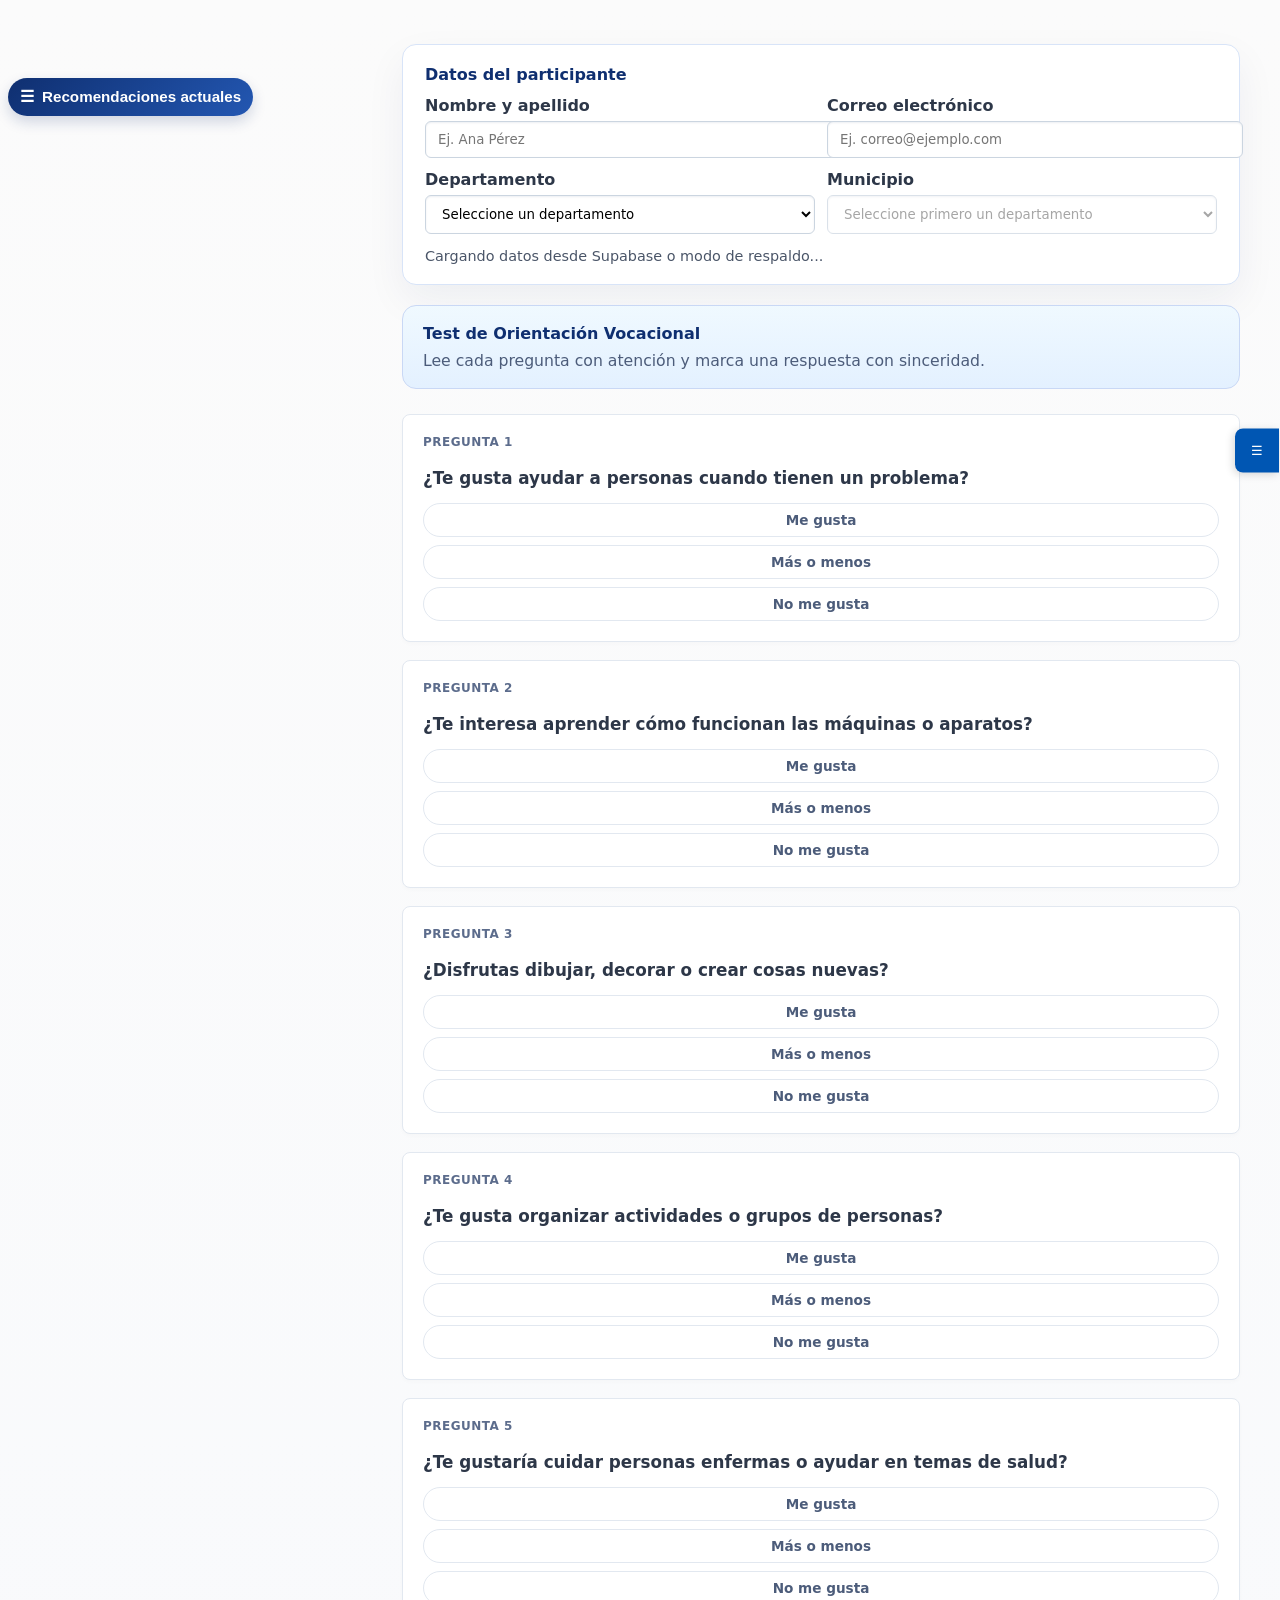
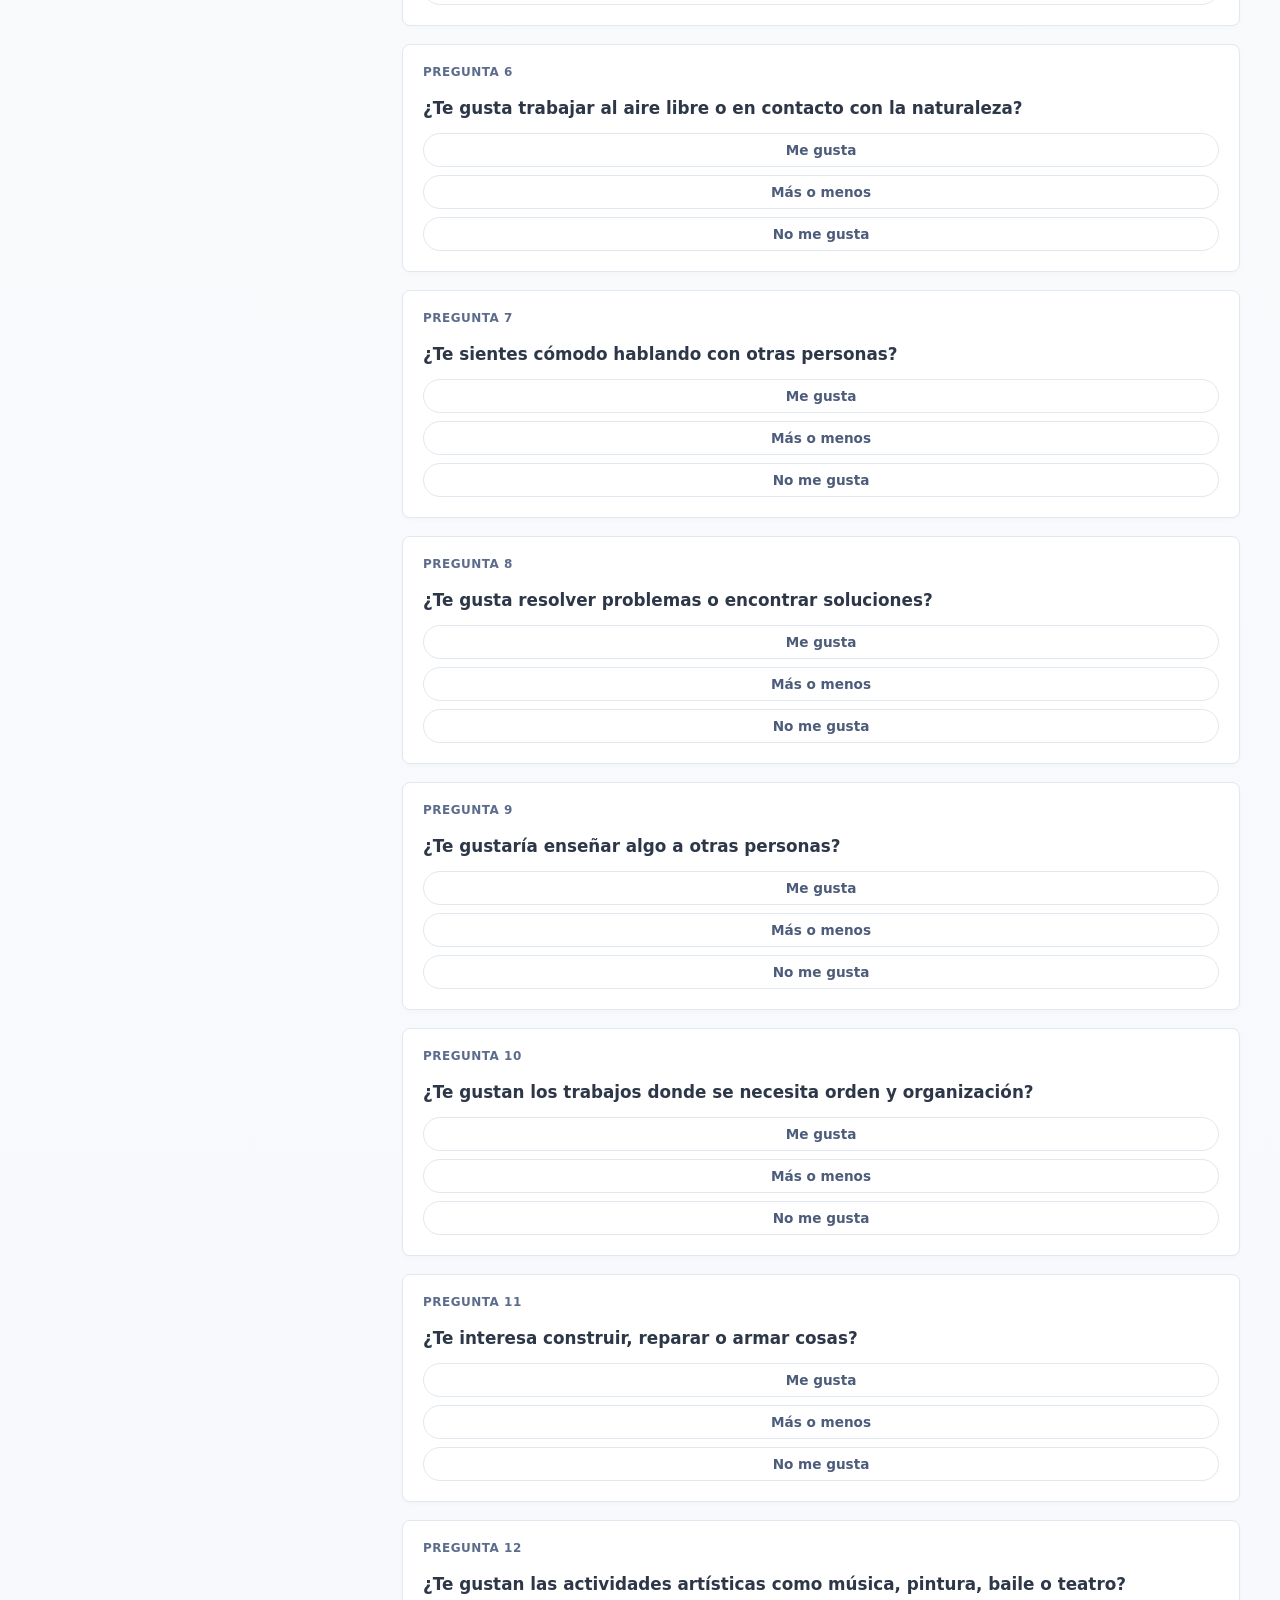
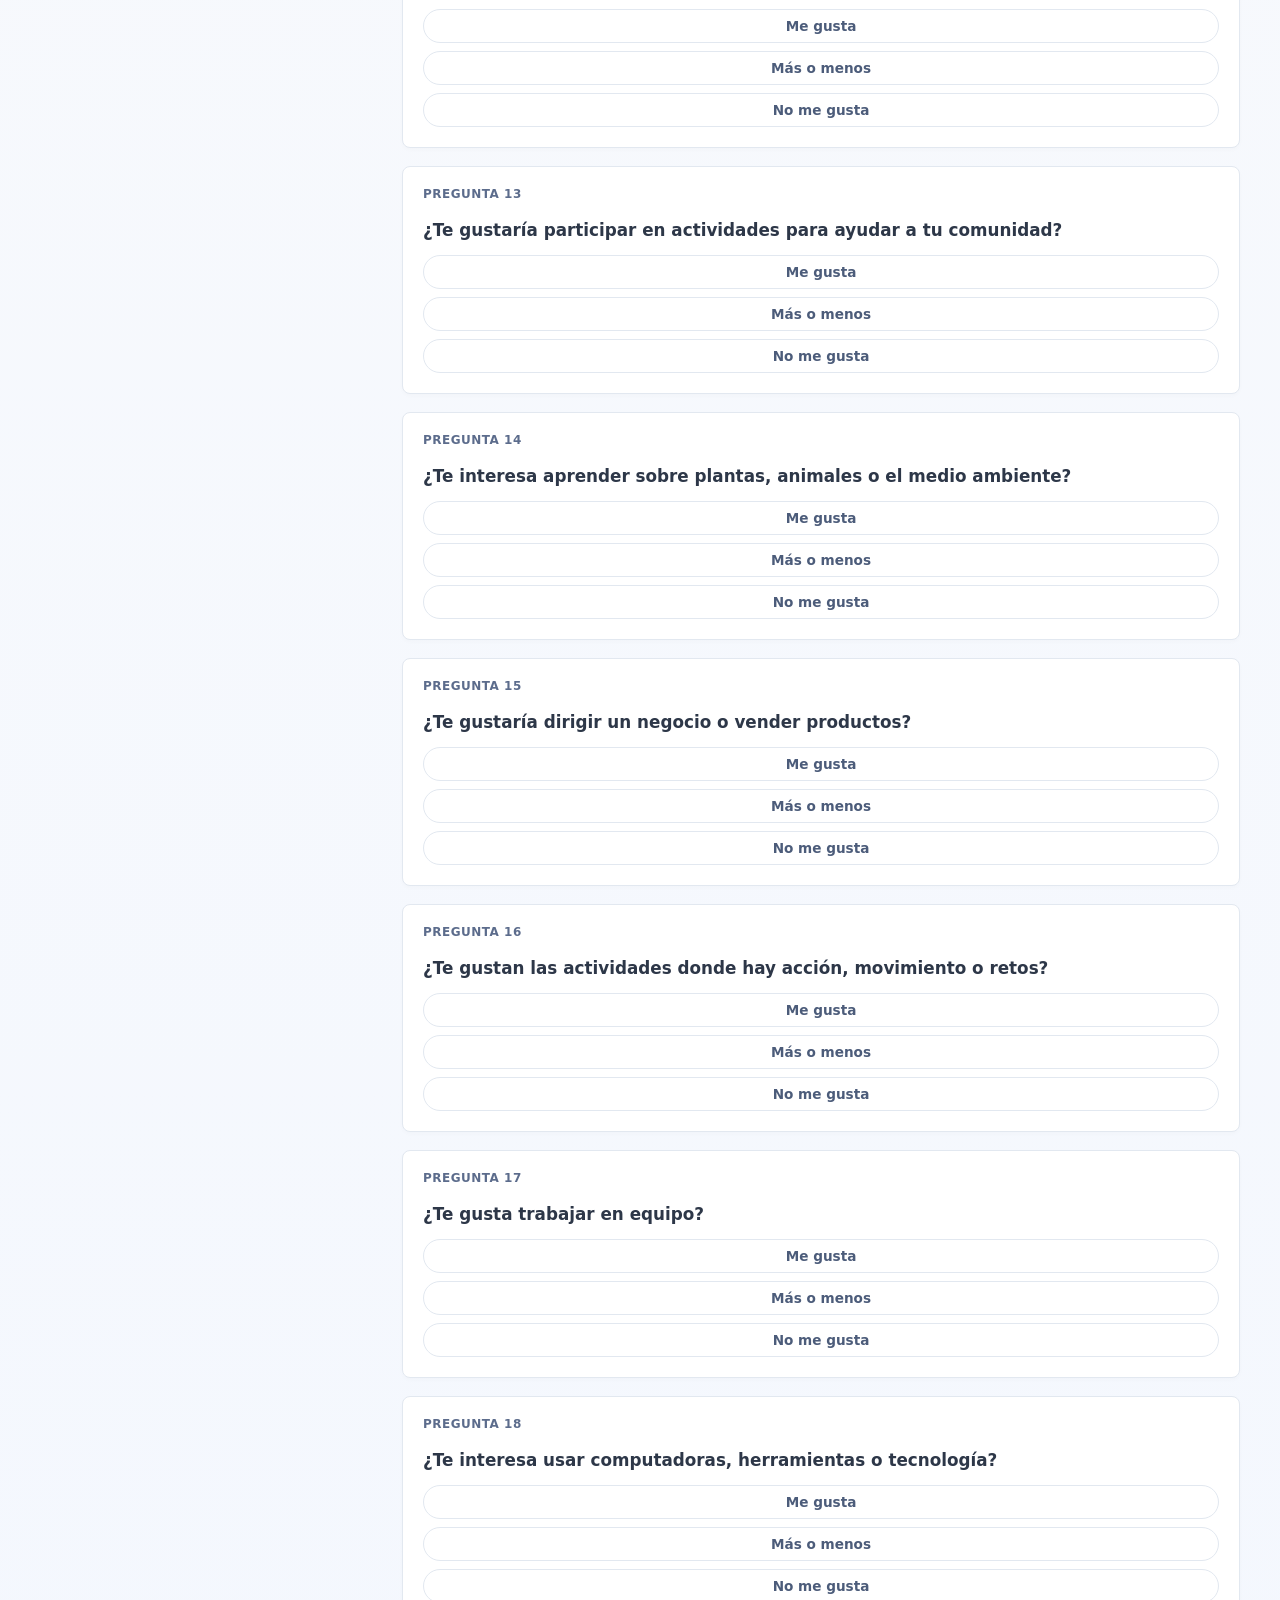
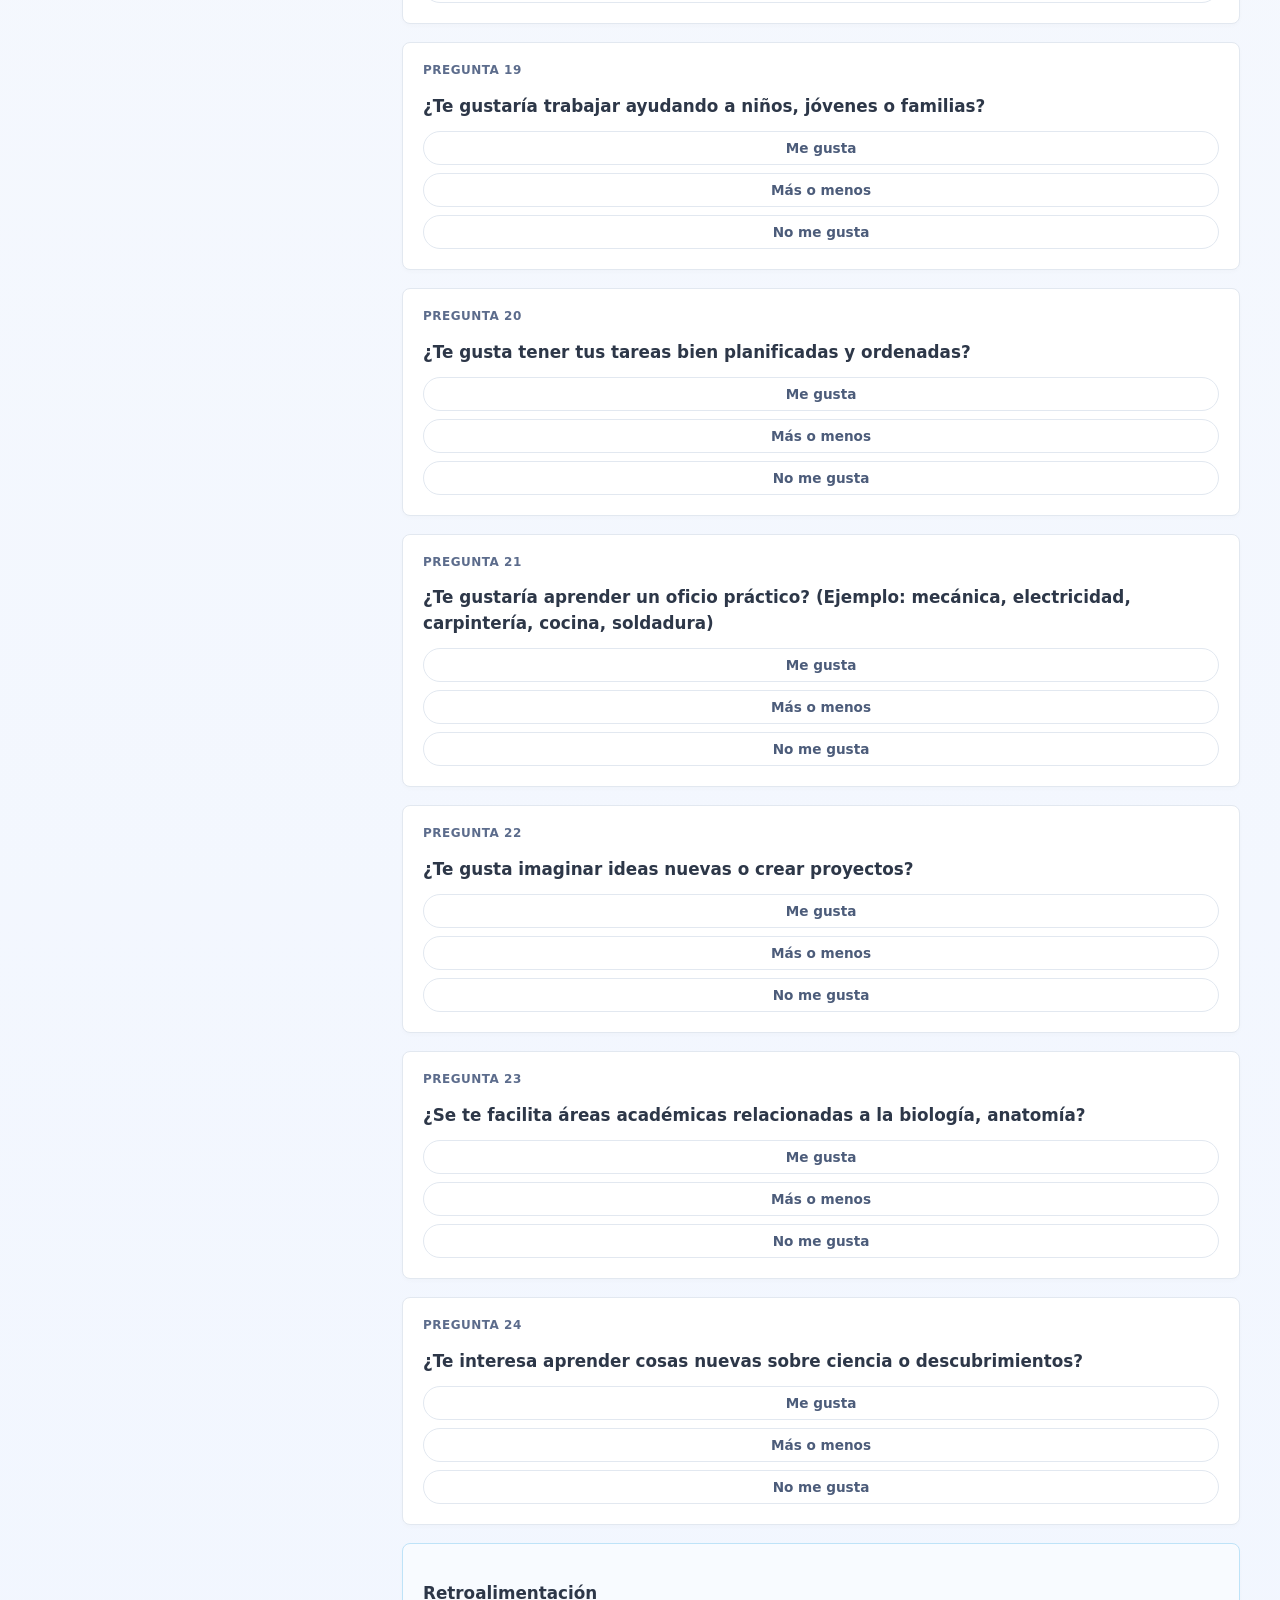
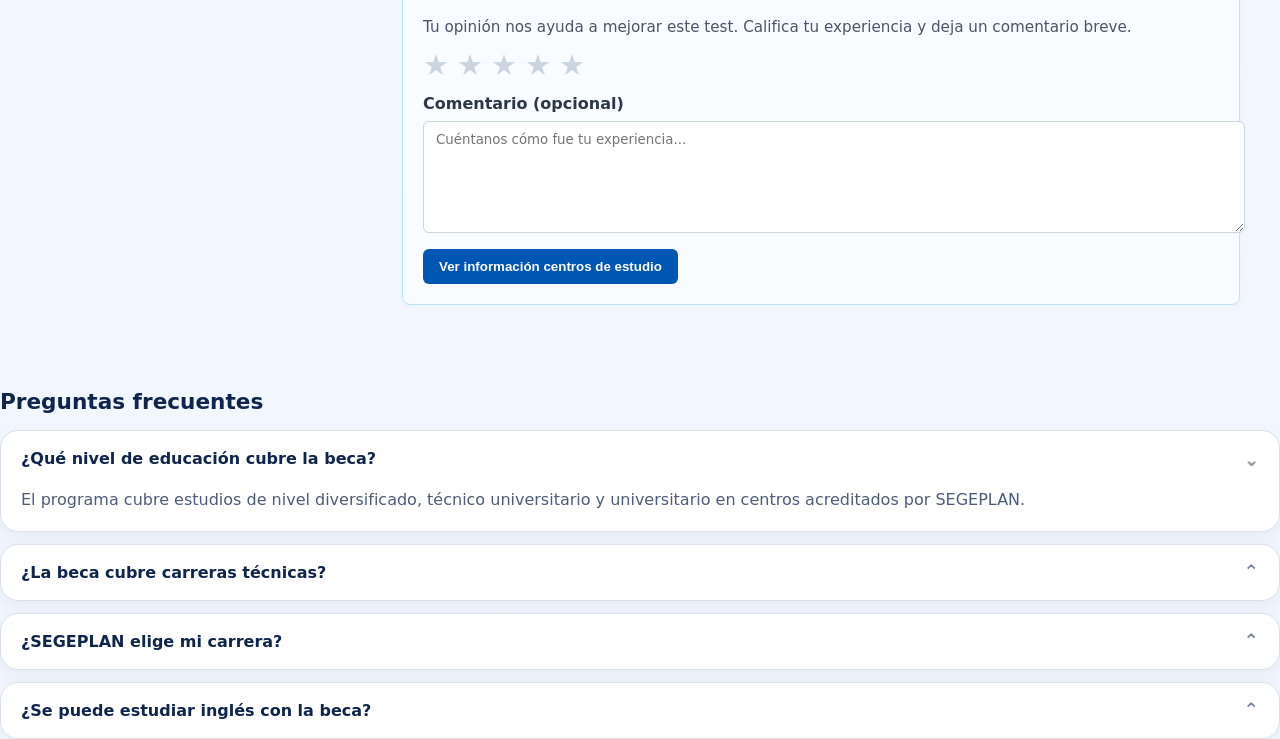
<file: Orientación Vocacional/testvocacional-movil.html>
<!DOCTYPE html>
<html lang="es">
<head>
  <meta charset="UTF-8">
  <meta name="viewport" content="width=device-width, initial-scale=1.0">
  <title>Test Vocacional · Móvil</title>
</head>
<body class="mobile-version">
  <div class="fonabe-vocational-test-wrapper">
  <!-- Contenedor principal del test de orientación vocacional -->
  <div class="avada-custom-test-container">
  <!-- Barra lateral de navegación rápida -->
  <div class="test-sidebar-wrapper" aria-label="Navegación rápida del test">
    <button class="test-sidebar-toggle" type="button" aria-label="Abrir navegación rápida">☰</button>
    <aside class="test-sidebar-nav">
      <h4>Navegación</h4>
      <a href="#datos-personales">Datos</a>
      <a href="#preguntas-parte-1">Preguntas 1-6</a>
      <a href="#preguntas-parte-2">Preguntas 7-12</a>
      <a href="#preguntas-parte-3">Preguntas 13-18</a>
      <a href="#preguntas-parte-4">Preguntas 19-24</a>
      <a href="#retroalimentacion">Feedback</a>
      <a href="#preguntas-frecuentes">Preguntas frecuentes</a>
    </aside>
  </div>
  
  <!-- Panel izquierdo: recomendaciones que se muestran al finalizar el test -->
  <div class="test-col-left">
    <div id="panel-sugerencias" class="sugerencias-box">
        <div class="sugerencias-header">
          <div class="sugerencias-title-group">
            <button type="button" class="sugerencias-toggle" aria-expanded="false" aria-controls="sugerencias-panel-body">
              <span class="toggle-icon">☰</span>
              <span class="toggle-label">Recomendaciones actuales</span>
            </button>
            <h3 class="sugerencias-titulo">Intereses según tus respuestas</h3>
          </div>
        </div>
        <div id="sugerencias-panel-body" class="sugerencias-panel-body">
          <div class="sugerencias-fixed-summary">
            <div class="panel-texto-fijo">
              <p><strong>Apoyo de beca:</strong> Puedes recibir un porcentaje de beca del <strong>25%</strong>, <strong>50%</strong>, <strong>75%</strong> o <strong>100%</strong>.</p>
              <p>Tu orientación se actualiza mientras respondes las preguntas.</p>
              <p><strong>Exploración general</strong></p>
              <p><strong>Orientación:</strong> Aún no hay una orientación clara, pero hay interés por aprender y probar.</p>
            </div>
          </div>

          <div id="sugerencias-contenido" class="sugerencias-body">
            <p class="placeholder-text">Aquí se mostrará la orientación y las áreas recomendadas en tiempo real.</p>
          </div>
          <div class="sugerencias-footer">
            <p class="sugerencias-scholarship">
            <small><strong>Nota:</strong> Este instrumento es una guía inicial rápida basada en el test CHASIDE y el modelo de John Holland (RIASEC).</small>
          </div>
        </div>
      </div>
  </div>

  <!-- Panel derecho: formulario con preguntas, datos personales y retroalimentación -->
  <div class="test-col-right">
    <form id="vocational-test">
      
      <!-- Sección de datos personales -->
      <div id="datos-personales" class="personal-info-card">
        <h4>Datos del participante</h4>
        <div class="personal-info-grid">
          <div class="field-group">
            <label for="nombre-apellido">Nombre y apellido</label>
            <input type="text" id="nombre-apellido" name="nombre-apellido" placeholder="Ej. Ana Pérez">
          </div>
          <div class="field-group">
            <label for="correo">Correo electrónico</label>
            <input type="email" id="correo" name="correo" placeholder="Ej. correo@ejemplo.com">
          </div>
          <div class="field-group">
            <label for="departamento">Departamento</label>
            <select id="departamento" name="departamento">
              <option value="">Cargando departamentos...</option>
            </select>
          </div>
          <div class="field-group">
            <label for="municipio">Municipio</label>
            <select id="municipio" name="municipio" disabled>
              <option value="">Seleccione primero un departamento</option>
            </select>
          </div>
        </div>
        <div class="form-actions">
          <span id="supabase-status" class="status-message">Cargando datos desde Supabase o modo de respaldo...</span>
        </div>
      </div>

      <!-- Instrucciones generales del test -->
      <div class="test-instrucciones">
        <h4>Test de Orientación Vocacional</h4>
        <p>Lee cada pregunta con atención y marca una respuesta con sinceridad.</p>
      </div>

            <!-- Bloque de preguntas 1 a 6 -->
      <div id="preguntas-parte-1" class="anchor-target"></div>
      <div class="test-pregunta-card">
        <span class="pregunta-numero">Pregunta 1</span>
        <p class="pregunta-titulo">¿Te gusta ayudar a personas cuando tienen un problema?</p>
        <div class="opciones-group horizontal-pills">
          <label class="opcion-pill"><input type="radio" name="p1" value="Me gusta"> <span>Me gusta</span></label>
          <label class="opcion-pill"><input type="radio" name="p1" value="Más o menos"> <span>Más o menos</span></label>
          <label class="opcion-pill"><input type="radio" name="p1" value="No me gusta"> <span>No me gusta</span></label>
        </div>
      </div>

      <div class="test-pregunta-card">
        <span class="pregunta-numero">Pregunta 2</span>
        <p class="pregunta-titulo">¿Te interesa aprender cómo funcionan las máquinas o aparatos?</p>
        <div class="opciones-group horizontal-pills">
          <label class="opcion-pill"><input type="radio" name="p2" value="Me gusta"> <span>Me gusta</span></label>
          <label class="opcion-pill"><input type="radio" name="p2" value="Más o menos"> <span>Más o menos</span></label>
          <label class="opcion-pill"><input type="radio" name="p2" value="No me gusta"> <span>No me gusta</span></label>
        </div>
      </div>

      <div class="test-pregunta-card">
        <span class="pregunta-numero">Pregunta 3</span>
        <p class="pregunta-titulo">¿Disfrutas dibujar, decorar o crear cosas nuevas?</p>
        <div class="opciones-group horizontal-pills">
          <label class="opcion-pill"><input type="radio" name="p3" value="Me gusta"> <span>Me gusta</span></label>
          <label class="opcion-pill"><input type="radio" name="p3" value="Más o menos"> <span>Más o menos</span></label>
          <label class="opcion-pill"><input type="radio" name="p3" value="No me gusta"> <span>No me gusta</span></label>
        </div>
      </div>

      <div class="test-pregunta-card">
        <span class="pregunta-numero">Pregunta 4</span>
        <p class="pregunta-titulo">¿Te gusta organizar actividades o grupos de personas?</p>
        <div class="opciones-group horizontal-pills">
          <label class="opcion-pill"><input type="radio" name="p4" value="Me gusta"> <span>Me gusta</span></label>
          <label class="opcion-pill"><input type="radio" name="p4" value="Más o menos"> <span>Más o menos</span></label>
          <label class="opcion-pill"><input type="radio" name="p4" value="No me gusta"> <span>No me gusta</span></label>
        </div>
      </div>

      <div class="test-pregunta-card">
        <span class="pregunta-numero">Pregunta 5</span>
        <p class="pregunta-titulo">¿Te gustaría cuidar personas enfermas o ayudar en temas de salud?</p>
        <div class="opciones-group horizontal-pills">
          <label class="opcion-pill"><input type="radio" name="p5" value="Me gusta"> <span>Me gusta</span></label>
          <label class="opcion-pill"><input type="radio" name="p5" value="Más o menos"> <span>Más o menos</span></label>
          <label class="opcion-pill"><input type="radio" name="p5" value="No me gusta"> <span>No me gusta</span></label>
        </div>
      </div>

      <div class="test-pregunta-card">
        <span class="pregunta-numero">Pregunta 6</span>
        <p class="pregunta-titulo">¿Te gusta trabajar al aire libre o en contacto con la naturaleza?</p>
        <div class="opciones-group horizontal-pills">
          <label class="opcion-pill"><input type="radio" name="p6" value="Me gusta"> <span>Me gusta</span></label>
          <label class="opcion-pill"><input type="radio" name="p6" value="Más o menos"> <span>Más o menos</span></label>
          <label class="opcion-pill"><input type="radio" name="p6" value="No me gusta"> <span>No me gusta</span></label>
        </div>
      </div>

      <!-- Bloque de preguntas 7 a 12 -->
      <div id="preguntas-parte-2" class="anchor-target"></div>
      <div class="test-pregunta-card">
        <span class="pregunta-numero">Pregunta 7</span>
        <p class="pregunta-titulo">¿Te sientes cómodo hablando con otras personas?</p>
        <div class="opciones-group horizontal-pills">
          <label class="opcion-pill"><input type="radio" name="p7" value="Me gusta"> <span>Me gusta</span></label>
          <label class="opcion-pill"><input type="radio" name="p7" value="Más o menos"> <span>Más o menos</span></label>
          <label class="opcion-pill"><input type="radio" name="p7" value="No me gusta"> <span>No me gusta</span></label>
        </div>
      </div>

      <div class="test-pregunta-card">
        <span class="pregunta-numero">Pregunta 8</span>
        <p class="pregunta-titulo">¿Te gusta resolver problemas o encontrar soluciones?</p>
        <div class="opciones-group horizontal-pills">
          <label class="opcion-pill"><input type="radio" name="p8" value="Me gusta"> <span>Me gusta</span></label>
          <label class="opcion-pill"><input type="radio" name="p8" value="Más o menos"> <span>Más o menos</span></label>
          <label class="opcion-pill"><input type="radio" name="p8" value="No me gusta"> <span>No me gusta</span></label>
        </div>
      </div>

      <div class="test-pregunta-card">
        <span class="pregunta-numero">Pregunta 9</span>
        <p class="pregunta-titulo">¿Te gustaría enseñar algo a otras personas?</p>
        <div class="opciones-group horizontal-pills">
          <label class="opcion-pill"><input type="radio" name="p9" value="Me gusta"> <span>Me gusta</span></label>
          <label class="opcion-pill"><input type="radio" name="p9" value="Más o menos"> <span>Más o menos</span></label>
          <label class="opcion-pill"><input type="radio" name="p9" value="No me gusta"> <span>No me gusta</span></label>
        </div>
      </div>

      <div class="test-pregunta-card">
        <span class="pregunta-numero">Pregunta 10</span>
        <p class="pregunta-titulo">¿Te gustan los trabajos donde se necesita orden y organización?</p>
        <div class="opciones-group horizontal-pills">
          <label class="opcion-pill"><input type="radio" name="p10" value="Me gusta"> <span>Me gusta</span></label>
          <label class="opcion-pill"><input type="radio" name="p10" value="Más o menos"> <span>Más o menos</span></label>
          <label class="opcion-pill"><input type="radio" name="p10" value="No me gusta"> <span>No me gusta</span></label>
        </div>
      </div>

      <div class="test-pregunta-card">
        <span class="pregunta-numero">Pregunta 11</span>
        <p class="pregunta-titulo">¿Te interesa construir, reparar o armar cosas?</p>
        <div class="opciones-group horizontal-pills">
          <label class="opcion-pill"><input type="radio" name="p11" value="Me gusta"> <span>Me gusta</span></label>
          <label class="opcion-pill"><input type="radio" name="p11" value="Más o menos"> <span>Más o menos</span></label>
          <label class="opcion-pill"><input type="radio" name="p11" value="No me gusta"> <span>No me gusta</span></label>
        </div>
      </div>

      <div class="test-pregunta-card">
        <span class="pregunta-numero">Pregunta 12</span>
        <p class="pregunta-titulo">¿Te gustan las actividades artísticas como música, pintura, baile o teatro?</p>
        <div class="opciones-group horizontal-pills">
          <label class="opcion-pill"><input type="radio" name="p12" value="Me gusta"> <span>Me gusta</span></label>
          <label class="opcion-pill"><input type="radio" name="p12" value="Más o menos"> <span>Más o menos</span></label>
          <label class="opcion-pill"><input type="radio" name="p12" value="No me gusta"> <span>No me gusta</span></label>
        </div>
      </div>

      <!-- Bloque de preguntas 13 a 18 -->
      <div id="preguntas-parte-3" class="anchor-target"></div>
      <div class="test-pregunta-card">
        <span class="pregunta-numero">Pregunta 13</span>
        <p class="pregunta-titulo">¿Te gustaría participar en actividades para ayudar a tu comunidad?</p>
        <div class="opciones-group horizontal-pills">
          <label class="opcion-pill"><input type="radio" name="p13" value="Me gusta"> <span>Me gusta</span></label>
          <label class="opcion-pill"><input type="radio" name="p13" value="Más o menos"> <span>Más o menos</span></label>
          <label class="opcion-pill"><input type="radio" name="p13" value="No me gusta"> <span>No me gusta</span></label>
        </div>
      </div>

      <div class="test-pregunta-card">
        <span class="pregunta-numero">Pregunta 14</span>
        <p class="pregunta-titulo">¿Te interesa aprender sobre plantas, animales o el medio ambiente?</p>
        <div class="opciones-group horizontal-pills">
          <label class="opcion-pill"><input type="radio" name="p14" value="Me gusta"> <span>Me gusta</span></label>
          <label class="opcion-pill"><input type="radio" name="p14" value="Más o menos"> <span>Más o menos</span></label>
          <label class="opcion-pill"><input type="radio" name="p14" value="No me gusta"> <span>No me gusta</span></label>
        </div>
      </div>

      <div class="test-pregunta-card">
        <span class="pregunta-numero">Pregunta 15</span>
        <p class="pregunta-titulo">¿Te gustaría dirigir un negocio o vender productos?</p>
        <div class="opciones-group horizontal-pills">
          <label class="opcion-pill"><input type="radio" name="p15" value="Me gusta"> <span>Me gusta</span></label>
          <label class="opcion-pill"><input type="radio" name="p15" value="Más o menos"> <span>Más o menos</span></label>
          <label class="opcion-pill"><input type="radio" name="p15" value="No me gusta"> <span>No me gusta</span></label>
        </div>
      </div>

      <div class="test-pregunta-card">
        <span class="pregunta-numero">Pregunta 16</span>
        <p class="pregunta-titulo">¿Te gustan las actividades donde hay acción, movimiento o retos?</p>
        <div class="opciones-group horizontal-pills">
          <label class="opcion-pill"><input type="radio" name="p16" value="Me gusta"> <span>Me gusta</span></label>
          <label class="opcion-pill"><input type="radio" name="p16" value="Más o menos"> <span>Más o menos</span></label>
          <label class="opcion-pill"><input type="radio" name="p16" value="No me gusta"> <span>No me gusta</span></label>
        </div>
      </div>

      <div class="test-pregunta-card">
        <span class="pregunta-numero">Pregunta 17</span>
        <p class="pregunta-titulo">¿Te gusta trabajar en equipo?</p>
        <div class="opciones-group horizontal-pills">
          <label class="opcion-pill"><input type="radio" name="p17" value="Me gusta"> <span>Me gusta</span></label>
          <label class="opcion-pill"><input type="radio" name="p17" value="Más o menos"> <span>Más o menos</span></label>
          <label class="opcion-pill"><input type="radio" name="p17" value="No me gusta"> <span>No me gusta</span></label>
        </div>
      </div>

      <div class="test-pregunta-card">
        <span class="pregunta-numero">Pregunta 18</span>
        <p class="pregunta-titulo">¿Te interesa usar computadoras, herramientas o tecnología?</p>
        <div class="opciones-group horizontal-pills">
          <label class="opcion-pill"><input type="radio" name="p18" value="Me gusta"> <span>Me gusta</span></label>
          <label class="opcion-pill"><input type="radio" name="p18" value="Más o menos"> <span>Más o menos</span></label>
          <label class="opcion-pill"><input type="radio" name="p18" value="No me gusta"> <span>No me gusta</span></label>
        </div>
      </div>

      <!-- Bloque de preguntas 19 a 24 -->
      <div id="preguntas-parte-4" class="anchor-target"></div>
      <div class="test-pregunta-card">
        <span class="pregunta-numero">Pregunta 19</span>
        <p class="pregunta-titulo">¿Te gustaría trabajar ayudando a niños, jóvenes o familias?</p>
        <div class="opciones-group horizontal-pills">
          <label class="opcion-pill"><input type="radio" name="p19" value="Me gusta"> <span>Me gusta</span></label>
          <label class="opcion-pill"><input type="radio" name="p19" value="Más o menos"> <span>Más o menos</span></label>
          <label class="opcion-pill"><input type="radio" name="p19" value="No me gusta"> <span>No me gusta</span></label>
        </div>
      </div>

      <div class="test-pregunta-card">
        <span class="pregunta-numero">Pregunta 20</span>
        <p class="pregunta-titulo">¿Te gusta tener tus tareas bien planificadas y ordenadas?</p>
        <div class="opciones-group horizontal-pills">
          <label class="opcion-pill"><input type="radio" name="p20" value="Me gusta"> <span>Me gusta</span></label>
          <label class="opcion-pill"><input type="radio" name="p20" value="Más o menos"> <span>Más o menos</span></label>
          <label class="opcion-pill"><input type="radio" name="p20" value="No me gusta"> <span>No me gusta</span></label>
        </div>
      </div>

      <div class="test-pregunta-card">
        <span class="pregunta-numero">Pregunta 21</span>
        <p class="pregunta-titulo">¿Te gustaría aprender un oficio práctico? (Ejemplo: mecánica, electricidad, carpintería, cocina, soldadura)</p>
        <div class="opciones-group horizontal-pills">
          <label class="opcion-pill"><input type="radio" name="p21" value="Me gusta"> <span>Me gusta</span></label>
          <label class="opcion-pill"><input type="radio" name="p21" value="Más o menos"> <span>Más o menos</span></label>
          <label class="opcion-pill"><input type="radio" name="p21" value="No me gusta"> <span>No me gusta</span></label>
        </div>
      </div>

      <div class="test-pregunta-card">
        <span class="pregunta-numero">Pregunta 22</span>
        <p class="pregunta-titulo">¿Te gusta imaginar ideas nuevas o crear proyectos?</p>
        <div class="opciones-group horizontal-pills">
          <label class="opcion-pill"><input type="radio" name="p22" value="Me gusta"> <span>Me gusta</span></label>
          <label class="opcion-pill"><input type="radio" name="p22" value="Más o menos"> <span>Más o menos</span></label>
          <label class="opcion-pill"><input type="radio" name="p22" value="No me gusta"> <span>No me gusta</span></label>
        </div>
      </div>

      <div class="test-pregunta-card">
        <span class="pregunta-numero">Pregunta 23</span>
        <p class="pregunta-titulo">¿Se te facilita áreas académicas relacionadas a la biología, anatomía?</p>
        <div class="opciones-group horizontal-pills">
          <label class="opcion-pill"><input type="radio" name="p23" value="Me gusta"> <span>Me gusta</span></label>
          <label class="opcion-pill"><input type="radio" name="p23" value="Más o menos"> <span>Más o menos</span></label>
          <label class="opcion-pill"><input type="radio" name="p23" value="No me gusta"> <span>No me gusta</span></label>
        </div>
      </div>

      <div class="test-pregunta-card">
        <span class="pregunta-numero">Pregunta 24</span>
        <p class="pregunta-titulo">¿Te interesa aprender cosas nuevas sobre ciencia o descubrimientos?</p>
        <div class="opciones-group horizontal-pills">
          <label class="opcion-pill"><input type="radio" name="p24" value="Me gusta"> <span>Me gusta</span></label>
          <label class="opcion-pill"><input type="radio" name="p24" value="Más o menos"> <span>Más o menos</span></label>
          <label class="opcion-pill"><input type="radio" name="p24" value="No me gusta"> <span>No me gusta</span></label>
        </div>
      </div>

      <!-- Sección de retroalimentación y envío -->
      <div id="retroalimentacion" class="anchor-target"></div>
      <div class="test-pregunta-card feedback-card">
        <p class="pregunta-titulo">Retroalimentación</p>
        <p class="feedback-text">Tu opinión nos ayuda a mejorar este test. Califica tu experiencia y deja un comentario breve.</p>

        <div class="star-rating" id="star-rating-group" role="radiogroup" aria-label="Calificación del test">
          <button type="button" class="star-btn" data-value="1" aria-label="1 estrella" onclick="seleccionarEstrella(1)">★</button>
          <button type="button" class="star-btn" data-value="2" aria-label="2 estrellas" onclick="seleccionarEstrella(2)">★</button>
          <button type="button" class="star-btn" data-value="3" aria-label="3 estrellas" onclick="seleccionarEstrella(3)">★</button>
          <button type="button" class="star-btn" data-value="4" aria-label="4 estrellas" onclick="seleccionarEstrella(4)">★</button>
          <button type="button" class="star-btn" data-value="5" aria-label="5 estrellas" onclick="seleccionarEstrella(5)">★</button>
        </div>
        <input type="hidden" id="star-rating" name="star-rating" value="">

        <label class="feedback-label" for="feedback-comment">Comentario (opcional)</label>
        <textarea id="feedback-comment" name="feedback-comment" rows="3" placeholder="Cuéntanos cómo fue tu experiencia..."></textarea>

        <button id="btn-ver-centros" type="button" class="feedback-submit-btn" onclick="enviarRetroalimentacionYVerRecomendaciones()">
          Ver información centros de estudio
        </button>
        <div id="pendientes-info" class="pendientes-info" hidden></div>
      </div>

      </form>

      <section id="recomendaciones-inline" class="recommendations-section" hidden>
        <div class="recommendations-header">
          <h3>Centros recomendados y carreras</h3>
          <p>Esta vista se activa al terminar el test y mostrar la valoración final.</p>
        </div>
        <div id="recomendaciones-inline-contenido"></div>
      </section>
  </div>
  </div>
</div>

<!-- Sección de preguntas frecuentes -->
<div id="preguntas-frecuentes" class="faq-section">
  <h3>Preguntas frecuentes</h3>
  <div class="faq-list">
    <details class="faq-item" open>
      <summary>
        <span>¿Qué nivel de educación cubre la beca?</span>
        <span class="faq-icon">⌃</span>
      </summary>
      <div class="faq-answer">El programa cubre estudios de nivel diversificado, técnico universitario y universitario en centros acreditados por SEGEPLAN.</div>
    </details>

    <details class="faq-item">
      <summary>
        <span>¿La beca cubre carreras técnicas?</span>
        <span class="faq-icon">⌃</span>
      </summary>
      <div class="faq-answer">Sí, el programa puede apoyar carreras técnicas según el centro de estudio y la oferta disponible.</div>
    </details>

    <details class="faq-item">
      <summary>
        <span>¿SEGEPLAN elige mi carrera?</span>
        <span class="faq-icon">⌃</span>
      </summary>
      <div class="faq-answer">No. Tú eliges la carrera y el centro de estudio; SEGEPLAN evalúa si cumple con los requisitos del programa.</div>
    </details>

    <details class="faq-item">
      <summary>
        <span>¿Se puede estudiar inglés con la beca?</span>
        <span class="faq-icon">⌃</span>
      </summary>
      <div class="faq-answer">Si el inglés forma parte de tu pensum universitario, sí. Para estudiarlo por separado, debes revisar la oferta disponible del programa.</div>
    </details>
  </div>
</div>

<!-- Estilos del test y de los componentes visuales -->
<style>
/* Nuevo diseño de ítems de interés inspirado en la imagen */
.interest-item {
  margin-bottom: 24px;
}

.interest-header {
  display: flex;
  justify-content: space-between;
  align-items: center;
  margin-bottom: 8px;
}

.interest-label {
  display: flex;
  align-items: center;
  gap: 10px;
  font-weight: 700;
  color: #1a3a6d;
  font-size: 1.05rem;
}

.interest-label i {
  font-size: 1.2rem;
  width: 24px;
  text-align: center;
}

.interest-pts {
  font-weight: 800;
  font-size: 1rem;
}

.progress-container {
  height: 8px;
  background-color: #e2e8f0;
  border-radius: 4px;
  overflow: hidden;
  margin-bottom: 12px;
}

.progress-bar {
  height: 100%;
  border-radius: 4px;
  transition: width 0.4s ease;
}

.career-tags {
  display: flex;
  flex-wrap: wrap;
  gap: 8px;
}

.carrera-tag {
  display: inline-block;
  padding: 6px 14px;
  border-radius: 12px;
  font-size: 0.85rem;
  font-weight: 600;
  border: none;
  margin: 0;
}

.sugerencias-header-subtitle {
  color: #7b8798;
  font-size: 0.9rem;
  margin-top: 8px;
  margin-bottom: 12px;
  display: block;
}

.pregunta-numero {
  font-size: 0.75rem;
  font-weight: 800;
  color: #5c6c8c;
  text-transform: uppercase;
  display: block;
  margin-bottom: 6px;
  letter-spacing: 0.5px;
}

.horizontal-pills {
  display: flex;
  flex-direction: row;
  flex-wrap: wrap;
  gap: 10px;
  margin-top: 12px;
}

.opcion-pill {
  display: inline-flex;
  align-items: center;
  justify-content: center;
  padding: 8px 18px;
  border: 1.5px solid #e2e8f0;
  border-radius: 999px;
  background: #ffffff;
  cursor: pointer;
  font-weight: 600;
  font-size: 0.85rem;
  color: #4c5c7a;
  transition: all 0.2s ease;
  user-select: none;
}

.opcion-pill input {
  display: none;
}

.opcion-pill:hover {
  background: #f7fafc;
  border-color: #cbd5e0;
}

.opcion-pill:has(input:checked) {
  background: #0056b3;
  color: #ffffff;
  border-color: #0056b3;
  box-shadow: 0 4px 12px rgba(0, 86, 179, 0.2);
}

.pregunta-missing {
  border: 2px solid #f6ad55 !important;
  background: #fffaf0 !important;
  box-shadow: 0 0 15px rgba(246, 173, 85, 0.2) !important;
}

.pregunta-missing .pregunta-numero {
  color: #c05621;
}

:root {
  --brand-blue: #0f2f70;
  --brand-blue-soft: #7398f0;
  --brand-sky: #e8f2ff;
  --brand-yellow: #ffcf3f;
  --brand-cream: #fff8e0;
  --page-bg: #f6f4ef;
  --panel-border: #cbd8f1;
  --text-primary: #10254d;
  --text-muted: #4c5c7a;
}

body {
  margin: 0;
  background: linear-gradient(180deg, #fbfbfb 0%, #f1f6ff 100%);
  color: var(--text-primary);
  font-family: Inter, system-ui, -apple-system, BlinkMacSystemFont, 'Segoe UI', sans-serif;
  overflow-x: hidden;
}

.fonabe-vocational-test-wrapper {
  display: block;
  padding: 24px 18px 36px;
  max-width: 1200px;
  margin: 0 auto;
}
.avada-custom-test-container {
  display: flex;
  flex-wrap: wrap;
  gap: 22px;
  margin-top: 20px;
  align-items: flex-start;
  width: 100%;
}

.test-sidebar-wrapper {
  position: fixed;
  right: 0;
  top: 50%;
  transform: translateY(-50%);
  z-index: 1000;
}

.test-sidebar-toggle {
  position: absolute;
  left: -44px;
  top: 50%;
  transform: translateY(-50%);
  border: none;
  border-radius: 8px 0 0 8px;
  background: #0056b3;
  color: #fff;
  width: 44px;
  height: 44px;
  cursor: pointer;
  box-shadow: -2px 2px 8px rgba(0,0,0,0.15);
}

.test-sidebar-nav {
  width: 0;
  overflow: hidden;
  opacity: 0;
  background: #f8fbff;
  border: 1px solid #bee3f8;
  border-right: none;
  border-radius: 10px 0 0 10px;
  padding: 0;
  box-shadow: -2px 2px 10px rgba(0,0,0,0.08);
  transition: all 0.25s ease;
}

.test-sidebar-wrapper:hover .test-sidebar-nav,
.test-sidebar-wrapper:focus-within .test-sidebar-nav {
  width: 220px;
  opacity: 1;
  padding: 18px;
}

.test-sidebar-nav h4 {
  margin: 0 0 12px 0;
  color: var(--brand-blue);
  font-size: 1rem;
}

.test-sidebar-nav a {
  display: block;
  color: var(--brand-blue);
  text-decoration: none;
  padding: 10px 0;
  font-weight: 600;
  border-bottom: 1px solid rgba(59, 130, 246, 0.12);
}

.test-sidebar-nav a:last-child {
  border-bottom: none;
}

.test-sidebar-nav a:hover {
  color: #00408f;
}

.test-col-left {
  flex: 0 0 340px;
  max-width: 340px;
  align-self: flex-start;
  position: sticky;
  top: 20px;
  height: calc(100vh - 40px);
}

.test-col-right {
  flex: 1 1 640px;
  min-width: 0;
}

/* Panel de sugerencias izquierdo */
.sugerencias-box {
  background: linear-gradient(180deg, #ffffff 0%, #e8f4ff 100%);
  border: 1px solid var(--panel-border);
  border-top: 5px solid var(--brand-blue);
  border-radius: 14px;
  padding: 24px;
  position: relative;
  height: 100%;
  max-height: none;
  overflow: auto;
  box-shadow: 0 14px 36px rgba(16, 37, 77, 0.12);
}

.sugerencias-header h3 {
  color: var(--brand-blue);
}

.sugerencias-fixed-summary {
  background: rgba(255, 223, 97, 0.14);
  border-left: 4px solid var(--brand-yellow);
  border-radius: 10px;
  padding: 14px 16px;
  margin-bottom: 18px;
}

.sugerencias-footer {
  margin-top: 24px;
  padding: 18px 18px 14px;
  border-top: 1px dashed #d7e4fb;
  background: #fff7e0;
  color: #3f3a1a;
  line-height: 1.55;
}

.sugerencias-footer strong {
  color: var(--brand-blue);
}

.carrera-tag {
  display: inline-block;
  background-color: #fff7d6;
  color: #6d5200;
  padding: 4px 10px;
  border-radius: 999px;
  font-size: 0.82rem;
  font-weight: 600;
  margin: 3px 4px 3px 0;
  border: 1px solid #ffe69a;
}

.feedback-submit-btn {
  margin-top: 14px;
  background: var(--brand-blue);
  color: #ffffff;
  border: none;
  border-radius: 10px;
  padding: 12px 18px;
  font-weight: 700;
  cursor: pointer;
  transition: background 0.2s ease;
}

.feedback-submit-btn:hover {
  background: #0b2860;
}

.pendientes-info {
  margin-top: 14px;
  padding: 14px 16px;
  background: #fff8e0;
  border: 1px solid #ffdf8d;
  border-radius: 10px;
  color: #5f4511;
  font-size: 0.95rem;
}

.opcion-label {
  display: flex;
  align-items: center;
  cursor: pointer;
  font-weight: 600;
  color: #24365f;
  padding: 9px 12px;
  border-radius: 10px;
  transition: background 0.18s ease, border-color 0.18s ease;
  border: 1px solid transparent;
}

.opcion-label:hover {
  background: #eef5ff;
  border-color: #c8d8f4;
}

.test-pregunta-card {
  background: #ffffff;
  border: 1px solid #d8e3f6;
  border-radius: 14px;
  padding: 18px 20px;
  margin-bottom: 18px;
  box-shadow: 0 10px 22px rgba(31, 63, 121, 0.06);
}

.pregunta-titulo {
  margin-bottom: 14px;
  font-size: 1rem;
  color: #10254d;
}

.sugerencias-header {
  display: flex;
  align-items: center;
  justify-content: space-between;
  gap: 10px;
  margin-bottom: 18px;
}

.sugerencias-title-group {
  display: flex;
  align-items: center;
  gap: 10px;
  min-width: 0;
}

.sugerencias-toggle {
  border: 1px solid #cfe0f9;
  background: #f5f9ff;
  color: var(--brand-blue);
  border-radius: 999px;
  padding: 8px 12px;
  font-size: 0.9rem;
  font-weight: 700;
  cursor: pointer;
  white-space: nowrap;
}

.sugerencias-toggle:hover {
  background: #e8f2ff;
}

.sugerencias-header h3 {
  margin: 0;
  font-size: 1.45rem;
  color: #1a3a6d;
  font-weight: 800;
}

.sugerencias-footer {
  margin-top: 24px;
  padding-top: 16px;
  border-top: 1px dashed #c3d7f2;
  color: #4a5568;
  line-height: 1.5;
}

.panel-summary {
  background: #ffffff;
  border: 1px solid #dbeefa;
  border-radius: 10px;
  padding: 14px 16px;
  margin-bottom: 18px;
}

.panel-texto-fijo p {
  margin: 8px 0;
  color: #1f3a72;
  line-height: 1.5;
}

.panel-texto-fijo p strong {
  color: #0f2f5a;
}

.prioridad-pill {
  display: inline-flex;
  align-items: center;
  gap: 8px;
  padding: 8px 12px;
  border-radius: 999px;
  color: #ffffff;
  font-size: 0.86rem;
  margin: 4px 4px 4px 0;
}

.prioridad-pill.alta { background: #2f855a; }
.prioridad-pill.media { background: #d69e2e; }
.prioridad-pill.baja { background: #c53030; }

.faltantes-alert {
  background: #fff5f5;
  border: 1px solid #feb2b2;
  border-radius: 10px;
  padding: 12px 14px;
  margin-top: 16px;
}

.faltantes-alert h4 {
  margin: 0 0 10px 0;
  color: #9b2c2c;
}

.faltantes-alert ol {
  margin: 0;
  padding-left: 20px;
  color: #742a2a;
}

.pregunta-missing {
  border-color: #f6ad55 !important;
  background: #fffbeb;
}

.pregunta-missing .pregunta-titulo::before {
  content: attr(data-question-id) " ";
  display: inline-block;
  background: #f6ad55;
  color: #1a202c;
  padding: 2px 8px;
  border-radius: 999px;
  font-size: 0.82rem;
  font-weight: 700;
  margin-right: 8px;
}

.missing-star {
  border: 1px solid #f56565;
  background: #fff5f5;
  box-shadow: inset 0 0 0 1px rgba(229,62,62,0.15);
  border-radius: 10px;
}

.sugerencias-panel-body {
  display: block;
}

.mobile-version .sugerencias-panel-body {
  display: none;
}

.mobile-version .sugerencias-box.is-open .sugerencias-panel-body {
  display: block;
}

.mobile-version .sugerencias-box {
  position: fixed;
  top: 78px;
  left: 8px;
  z-index: 1200;
  width: auto;
  max-width: min(88vw, 300px);
  max-height: calc(100vh - 96px);
  overflow: visible;
  padding: 0;
  border: 0;
  box-shadow: none;
  background: transparent;
  transform: none;
  transition: none;
  pointer-events: none;
}

.mobile-version .sugerencias-box:not(.is-open) {
  padding: 0 !important;
  border: 0 !important;
  box-shadow: none !important;
  background: transparent !important;
  width: auto !important;
  max-width: none !important;
  pointer-events: none !important;
}

.mobile-version .sugerencias-box:not(.is-open) .sugerencias-panel-body {
  display: none !important;
}

.mobile-version .sugerencias-box.is-open {
  padding: 14px;
  border-radius: 14px;
  box-shadow: 0 16px 38px rgba(15, 47, 112, 0.2);
  background: linear-gradient(180deg, #ffffff 0%, #eef6ff 100%);
  width: min(88vw, 300px);
  pointer-events: auto;
}

.mobile-version .sugerencias-header {
  margin-bottom: 0;
}

.mobile-version .sugerencias-box.is-open .sugerencias-header {
  margin-bottom: 10px;
}

.mobile-version .sugerencias-title-group {
  width: auto;
  display: flex;
  flex-direction: column;
  align-items: flex-start;
  gap: 8px;
}

.mobile-version .sugerencias-titulo {
  margin: 0;
  font-size: 0.95rem;
  color: #0f2f70;
  font-weight: 700;
  line-height: 1.3;
  letter-spacing: normal;
  display: none;
}

.mobile-version .sugerencias-box.is-open .sugerencias-titulo {
  display: block;
}

.mobile-version .panel-texto-fijo p {
  margin: 0 0 8px 0;
  color: #2d3748;
  font-size: 0.95rem;
  line-height: 1.55;
}

.mobile-version .sugerencias-toggle {
  display: inline-flex;
  align-items: center;
  gap: 8px;
  padding: 10px 12px;
  border: none;
  border-radius: 999px;
  background: linear-gradient(135deg, #0f2f70 0%, #2357b2 100%);
  color: #fff;
  font-weight: 700;
  font-size: 0.95rem;
  line-height: 1.2;
  box-shadow: 0 6px 14px rgba(15, 47, 112, 0.18);
  position: relative;
  z-index: 1300;
  white-space: nowrap;
  max-width: 100%;
  pointer-events: auto;
}

.mobile-version .sugerencias-toggle:hover {
  background: linear-gradient(135deg, #0b2459 0%, #1e4f9a 100%);
}

.mobile-version .toggle-icon {
  font-size: 1rem;
  line-height: 1;
}

.mobile-version .toggle-label {
  white-space: nowrap;
}

.sugerencias-body {
  color: #4a5568;
  font-size: 0.95rem;
  line-height: 1.6;
}

#panel-sugerencias.ready-state {
  border-top-color: #1a3a6d;
  background: linear-gradient(180deg, #edf2ff 0%, #e2e8ff 100%);
}

.placeholder-text {
  color: #a0aec0;
  font-style: italic;
}

/* Bloques de áreas sugeridas */
.area-sugerida-block {
  background-color: #f7fafc;
  border-left: 3px solid #3182ce;
  padding: 12px 15px;
  margin-bottom: 15px;
  border-radius: 0 6px 6px 0;
}

.area-titulo {
  font-weight: 700;
  color: #2b6cb0;
  margin-bottom: 5px;
  font-size: 1rem;
}

.intereses-list {
  font-size: 0.88rem;
  margin: 5px 0;
  color: #4a5568;
}

.carreras-container {
  margin-top: 8px;
}

.carrera-tag {
  display: inline-block;
  background-color: #ebf8ff;
  color: #2b6cb0;
  padding: 3px 8px;
  border-radius: 4px;
  font-size: 0.8rem;
  font-weight: 600;
  margin: 3px 2px;
  border: 1px solid #bee3f8;
}

.nota-test-footer {
  margin-top: 25px;
  padding-top: 15px;
  border-top: 1px solid #edf2f7;
  color: #718096;
  line-height: 1.4;
}

/* Tarjetas de preguntas a la derecha */
.personal-info-card {
  background: #ffffff;
  border: 1px solid #d8e4f8;
  border-radius: 14px;
  padding: 20px 22px;
  margin-bottom: 20px;
  box-shadow: 0 16px 40px rgba(15, 35, 85, 0.06);
}

.personal-info-card h4 {
  margin: 0 0 12px 0;
  color: var(--brand-blue);
}

.field-group input,
.field-group select {
  box-shadow: inset 0 1px 2px rgba(15, 35, 85, 0.08);
}

.personal-info-grid {
  display: grid;
  grid-template-columns: repeat(2, minmax(0, 1fr));
  gap: 12px;
}

.field-group {
  display: flex;
  flex-direction: column;
}

.field-group label {
  font-weight: 600;
  color: #2d3748;
  margin-bottom: 6px;
}

.field-group input,
.field-group select {
  width: 100%;
  border: 1px solid #cbd5e0;
  border-radius: 6px;
  padding: 10px 12px;
  font-family: inherit;
  background-color: #ffffff;
}

.form-actions {
  margin-top: 14px;
  display: flex;
  flex-wrap: wrap;
  gap: 10px;
  align-items: center;
}

.secondary-btn {
  background: #2b6cb0;
  color: #ffffff;
  border: none;
  border-radius: 6px;
  padding: 10px 16px;
  font-weight: 600;
  cursor: pointer;
}

.secondary-btn:hover {
  background: #225a94;
}

.status-message {
  font-size: 0.9rem;
  color: #4a5568;
}

.anchor-target {
  scroll-margin-top: 90px;
}

.test-instrucciones {
  background: linear-gradient(180deg, rgba(239, 249, 255, 0.94) 0%, rgba(226, 240, 255, 0.95) 100%);
  border: 1px solid #c9d8f5;
  padding: 18px 20px;
  border-radius: 14px;
  margin-bottom: 25px;
}
.test-instrucciones h4 {
  margin: 0 0 8px 0;
  color: var(--brand-blue);
}
.test-instrucciones p {
  margin: 0;
  font-size: 0.98rem;
  color: var(--text-muted);
}

.test-pregunta-card {
  background: #ffffff;
  border: 1px solid #e2e8f0;
  border-radius: 8px;
  padding: 20px;
  margin-bottom: 18px;
  box-shadow: 0 2px 4px rgba(0,0,0,0.02);
}

.pregunta-titulo {
  font-size: 1.05rem;
  font-weight: 600;
  color: #2d3748;
  margin-bottom: 12px;
  line-height: 1.5;
}

.feedback-card {
  border: 1px solid #bee3f8;
  background: #f8fbff;
}

.feedback-text {
  margin: 0 0 12px 0;
  color: #4a5568;
  font-size: 0.95rem;
}

.star-rating {
  display: flex;
  gap: 8px;
  margin-bottom: 12px;
}

.star-btn {
  background: transparent;
  border: none;
  color: #cbd5e0;
  font-size: 1.8rem;
  cursor: pointer;
  padding: 0;
  transition: transform 0.2s ease, color 0.2s ease;
}

.star-btn:hover,
.star-btn.active {
  color: #f6ad55;
  transform: scale(1.08);
}

.feedback-label {
  display: block;
  margin-bottom: 8px;
  font-weight: 600;
  color: #2d3748;
}

textarea {
  width: 100%;
  border: 1px solid #cbd5e0;
  border-radius: 6px;
  padding: 10px 12px;
  resize: vertical;
  min-height: 90px;
  font-family: inherit;
}

.feedback-submit-btn {
  margin-top: 12px;
  background: #0056b3;
  color: #ffffff;
  border: none;
  border-radius: 6px;
  padding: 10px 16px;
  font-weight: 600;
  cursor: pointer;
  transition: background 0.2s ease;
}

.feedback-submit-btn:hover {
  background: #00408f;
}

.pendientes-info {
  margin-top: 12px;
  padding: 12px 14px;
  background: #fff8e1;
  border: 1px solid #f6e05e;
  border-radius: 8px;
  color: #5f370e;
  font-size: 0.95rem;
}

.opciones-group {
  display: flex;
  flex-direction: column;
  gap: 8px;
}

.opcion-label {
  display: flex;
  align-items: center;
  cursor: pointer;
  font-weight: 500;
  color: #4a5568;
  padding: 6px 10px;
  border-radius: 4px;
  transition: background 0.2s ease;
}
.opcion-label:hover { background: #f7fafc; }
.opcion-label input { margin-right: 10px; transform: scale(1.1); }

/* Sección de preguntas frecuentes */
.faq-section {
  margin-top: 30px;
}

.faq-section h3 {
  margin: 0 0 16px 0;
  color: #10254d;
  font-size: 1.35rem;
}

.faq-list {
  display: grid;
  gap: 12px;
}

.faq-item {
  background: #fff;
  border: 1px solid #d9e0ea;
  border-radius: 18px;
  overflow: hidden;
  box-shadow: 0 6px 18px rgba(16, 37, 77, 0.05);
}

.faq-item summary {
  list-style: none;
  display: flex;
  align-items: center;
  justify-content: space-between;
  gap: 16px;
  padding: 18px 20px;
  cursor: pointer;
  font-weight: 700;
  color: #10254d;
}

.faq-item summary::-webkit-details-marker {
  display: none;
}

.faq-icon {
  color: #7b8798;
  font-size: 1.15rem;
  font-weight: 800;
  line-height: 1;
  transition: transform 0.2s ease;
}

.faq-item[open] .faq-icon {
  transform: rotate(180deg);
}

.faq-answer {
  padding: 0 20px 18px 20px;
  color: #4c5c7a;
  line-height: 1.7;
}

/* Ajuste Responsivo */
@media (max-width: 768px) {
  .fonabe-vocational-test-wrapper {
    padding: 16px 12px 28px;
  }

  .avada-custom-test-container {
    flex-direction: column;
    gap: 16px;
  }

  .test-sidebar-wrapper {
    position: fixed;
    right: 0;
    top: 12px;
    transform: none;
    z-index: 1200;
    margin-bottom: 0;
  }

  .test-sidebar-toggle {
    display: block;
    left: auto;
    right: 0;
    transform: none;
    border-radius: 10px 0 0 10px;
  }

  .test-sidebar-nav {
    width: 0;
    overflow: hidden;
    opacity: 0;
    padding: 0;
    border-radius: 12px 0 0 12px;
    border-right: none;
    border: 1px solid #d3e2f7;
    background: #e8f2ff;
  }

  .test-sidebar-wrapper:hover .test-sidebar-nav,
  .test-sidebar-wrapper:focus-within .test-sidebar-nav {
    width: 180px;
    opacity: 1;
    padding: 14px;
  }

  .test-sidebar-nav h4 {
    font-size: 0.95rem;
    margin-bottom: 8px;
  }

  .test-sidebar-nav a {
    padding: 8px 0;
    font-size: 0.92rem;
  }

  .test-col-left {
    max-width: 100%;
    width: 100%;
    flex-basis: auto;
    position: relative;
    top: auto;
    height: auto;
    order: 2;
    align-self: stretch;
    margin-top: 8px;
  }

  .test-col-right {
    width: 100%;
    min-width: 0;
    order: 1;
  }

  .sugerencias-box {
    position: relative;
    top: auto;
    max-height: none;
    overflow: visible;
    padding: 18px;
    margin-bottom: 0;
    z-index: 1;
    border-radius: 12px;
    box-shadow: 0 8px 20px rgba(16, 37, 77, 0.08);
  }

  .personal-info-grid {
    grid-template-columns: 1fr;
  }

  .test-pregunta-card,
  .personal-info-card,
  .feedback-card,
  .faq-section,
  .recommendations-section {
    padding: 16px;
  }

  .pregunta-titulo {
    font-size: 0.98rem;
  }

  .opcion-label {
    padding: 10px 12px;
    align-items: flex-start;
    gap: 8px;
  }

  .opcion-label input {
    margin-right: 0;
    margin-top: 2px;
    flex-shrink: 0;
  }

  .feedback-submit-btn {
    width: 100%;
  }

  .faq-section {
    padding: 18px;
  }
}

@media (max-width: 480px) {
  .fonabe-vocational-test-wrapper {
    padding: 12px 10px 24px;
  }

  .sugerencias-header h3 {
    font-size: 1.2rem;
  }

  .pregunta-titulo {
    font-size: 0.95rem;
  }

  .field-group input,
  .field-group select,
  textarea,
  .feedback-submit-btn {
    font-size: 0.95rem;
  }

  .test-sidebar-nav a {
    font-size: 0.95rem;
    padding: 8px 0;
  }
}

.recommendations-section {
  margin-top: 20px;
  background: #ffffff;
  border: 1px solid #bee3f8;
  border-radius: 10px;
  padding: 20px;
  box-shadow: 0 2px 10px rgba(0,0,0,0.05);
}

.recommendations-header h3 {
  margin: 0 0 6px 0;
  color: #1e3a8a;
}

.recommendations-header p {
  margin: 0 0 12px 0;
  color: #4a5568;
}

.recommendation-grid {
  display: grid;
  gap: 12px;
}

.recommendation-card,
.priority-card {
  background: #f8fbff;
  border: 1px solid #e2e8f0;
  border-radius: 8px;
  padding: 14px;
}

.recommendation-card h4,
.priority-card h4 {
  margin: 0 0 8px 0;
  color: #2b6cb0;
}

.priority-grid {
  display: grid;
  gap: 12px;
  grid-template-columns: repeat(auto-fit, minmax(220px, 1fr));
  margin-top: 12px;
}

.priority-card ul {
  margin: 0;
  padding-left: 18px;
  color: #4a5568;
}

.priority-card li {
  margin-bottom: 8px;
}

.status-pill {
  display: inline-block;
  margin-top: 8px;
  padding: 6px 10px;
  border-radius: 999px;
  background: #ebf8ff;
  color: #2b6cb0;
  font-size: 0.9rem;
}

.download-btn {
  margin-top: 12px;
  background: #2b6cb0;
  color: #ffffff;
  border: none;
  border-radius: 6px;
  padding: 10px 16px;
  font-weight: 600;
  cursor: pointer;
}

.download-btn:hover {
  background: #225a94;
}

.helper-text {
  margin-top: 10px;
  font-size: 0.95rem;
  color: #4a5568;
}
</style>

<!-- Lógica del test: calificación, validación y recomendaciones -->
<script>
// Configuración base para WordPress/Supabase.
// TODO WORDPRESS/SUPABASE: cuando quieras datos reales, reemplaza los arrays de respaldo
// por llamadas a Supabase usando fetch() y pasar la URL/anon key desde WordPress.
const wpSupabaseConfig = {
  enabled: false,
  url: '',
  anonKey: '',
  tables: {
    departamentos: 'departamentos',
    municipios: 'municipios',
    centros: 'centros'
  }
};

function obtenerDatosDesdeSupabase() {
  // TODO WORDPRESS/SUPABASE:
  // 1) En el theme, pasar estas variables con wp_localize_script o un bloque de PHP.
  // 2) Reemplazar este retorno por fetch(`${wpSupabaseConfig.url}/rest/v1/tabla`, {...}).
  // 3) Mapear la respuesta a los mismos formatos usados por los arrays fallback.
  return {
    departamentos: fallbackDepartamentos,
    municipios: fallbackMunicipios,
    centros: fallbackCentros
  };
}

const fallbackDepartamentos = [
  { id: 1, nombre: 'Guatemala' },
  { id: 2, nombre: 'El Progreso' },
  { id: 3, nombre: 'Sacatepéquez' },
  { id: 4, nombre: 'Chimaltenango' },
  { id: 5, nombre: 'Escuintla' },
  { id: 6, nombre: 'Santa Rosa' },
  { id: 7, nombre: 'Sololá' },
  { id: 8, nombre: 'Totonicapán' },
  { id: 9, nombre: 'Quetzaltenango' },
  { id: 10, nombre: 'Suchitepéquez' },
  { id: 11, nombre: 'Retalhuleu' },
  { id: 12, nombre: 'San Marcos' },
  { id: 13, nombre: 'Huehuetenango' },
  { id: 14, nombre: 'Quiché' },
  { id: 15, nombre: 'Baja Verapaz' },
  { id: 16, nombre: 'Alta Verapaz' },
  { id: 17, nombre: 'Petén' },
  { id: 18, nombre: 'Izabal' },
  { id: 19, nombre: 'Zacapa' },
  { id: 20, nombre: 'Chiquimula' },
  { id: 21, nombre: 'Jalapa' },
  { id: 22, nombre: 'Jutiapa' }
];

const fallbackMunicipios = [
  { id: 1, departamento_id: 1, nombre: 'Guatemala' },
  { id: 2, departamento_id: 1, nombre: 'Mixco' },
  { id: 3, departamento_id: 1, nombre: 'Villa Nueva' },
  { id: 4, departamento_id: 2, nombre: 'Guastatoya' },
  { id: 5, departamento_id: 3, nombre: 'Antigua Guatemala' },
  { id: 6, departamento_id: 4, nombre: 'Chimaltenango' },
  { id: 7, departamento_id: 5, nombre: 'Escuintla' },
  { id: 8, departamento_id: 6, nombre: 'Cuilapa' },
  { id: 9, departamento_id: 7, nombre: 'Sololá' },
  { id: 10, departamento_id: 8, nombre: 'Totonicapán' },
  { id: 11, departamento_id: 9, nombre: 'Quetzaltenango' },
  { id: 12, departamento_id: 10, nombre: 'Mazatenango' },
  { id: 13, departamento_id: 11, nombre: 'Retalhuleu' },
  { id: 14, departamento_id: 12, nombre: 'San Marcos' },
  { id: 15, departamento_id: 13, nombre: 'Huehuetenango' },
  { id: 16, departamento_id: 14, nombre: 'Santa Cruz del Quiché' },
  { id: 17, departamento_id: 15, nombre: 'Salamá' },
  { id: 18, departamento_id: 16, nombre: 'Cobán' },
  { id: 19, departamento_id: 17, nombre: 'Flores' },
  { id: 20, departamento_id: 18, nombre: 'Puerto Barrios' },
  { id: 21, departamento_id: 19, nombre: 'Zacapa' },
  { id: 22, departamento_id: 20, nombre: 'Chiquimula' },
  { id: 23, departamento_id: 21, nombre: 'Jalapa' },
  { id: 24, departamento_id: 22, nombre: 'Jutiapa' }
];

const fallbackCentros = [
  { id: 1, departamento_id: 1, municipio_id: 1, nombre: 'Universidad Galileo', tipo: 'Universidad', sector: 'Privado', direccion: 'Guatemala', sitio_web: 'https://www.galileo.edu', telefono: '2333-0000' },
  { id: 2, departamento_id: 1, municipio_id: 2, nombre: 'Centro de Estudios Tecnológicos Mixco', tipo: 'Técnico', sector: 'Público', direccion: 'Mixco', sitio_web: 'https://www.example.com', telefono: '2222-1111' },
  { id: 3, departamento_id: 5, municipio_id: 7, nombre: 'Instituto Técnico Escuintla', tipo: 'Técnico', sector: 'Público', direccion: 'Escuintla', sitio_web: 'https://www.example.com', telefono: '2222-3333' },
  { id: 4, departamento_id: 9, municipio_id: 11, nombre: 'Universidad Rafael Landívar', tipo: 'Universidad', sector: 'Privado', direccion: 'Quetzaltenango', sitio_web: 'https://www.url.edu.gt', telefono: '7766-1234' }
];

const carrerasPorArea = {
  'Organización y Negocios': ['Administración', 'Contaduría', 'Economía', 'Negocios Internacionales'],
  'Comunicación y Ayuda Social': ['Trabajo Social', 'Psicología', 'Comunicación Social', 'Educación'],
  'Arte y Creatividad': ['Diseño Gráfico', 'Arquitectura', 'Artes Visuales', 'Publicidad'],
  'Salud y Servicio': ['Medicina', 'Enfermería', 'Fisioterapia', 'Nutrición'],
  'Tecnología y Oficios': ['Ingeniería en Sistemas', 'Electrónica', 'Mecánica Industrial', 'Construcción'],
  'Liderazgo y Seguridad': ['Gestión de Recursos Humanos', 'Seguridad Industrial', 'Logística', 'Derecho'],
  'Ciencia y Naturaleza': ['Biología', 'Agronomía', 'Química', 'Ciencias Ambientales']
};

// Mapeo de prioridades y listados tal como los proporcionaste (texto sin enlaces)
const userPriorityAreas = {
  'Muy Alta': [
    {
      area: 'Informática, Ciencias de Datos e Innovación y Tecnología',
      carreras: ['Ciencias de la Computación', 'Ciencia de Datos', 'Desarrollo de Software', 'Inteligencia Artificial', 'Ingeniería en Ciberseguridad', 'Ingeniería Electrónica', 'Ingeniería en Sistemas', 'Telecomunicaciones']
    },
    {
      area: 'Ingeniería / Manufactura',
      carreras: ['Robótica', 'Automatización Industrial', 'Ingeniería Industrial', 'Ingeniería Química', 'Mecatrónica', 'Materiales Avanzados', 'Nanotecnología', 'Biotecnología', 'Energías Renovables']
    },
    {
      area: 'Arquitectura',
      carreras: ['Ingeniería Civil', 'Ingeniería Eléctrica', 'Ingeniería Mecánica', 'Ingeniería Sanitaria', 'Diseño Industrial', 'Logística y cadena de suministros', 'Arquitectura y Urbanismo', 'Planificación Territorial', 'Diseño Urbano Sostenible']
    },
    {
      area: 'Ciencias Agronómicas, Agropecuarias y Medioambiente',
      carreras: ['Agronomía', 'Ingeniería Agronómica', 'Agricultura sostenible', 'Agricultura de Precisión', 'Zootecnia', 'Medicina Veterinaria']
    },
    {
      area: 'Ingeniería Ambiental y Recursos',
      carreras: ['Ingeniería Ambiental', 'Ciencias Ambientales', 'Biotecnología Ambiental', 'Conservación del Medioambiente', 'Cambio Climático y Sostenibilidad', 'Energía y Ambiente']
    },
    {
      area: 'Ciencias Forestales y Agroforestales',
      carreras: ['Ciencias Forestales', 'Ingeniería Forestal', 'Silvicultura', 'Gestión de Recursos Hídricos', 'Tecnología Agroforestal']
    }
  ],
  'Alta': [
    {
      area: 'Administración y Finanzas',
      carreras: ['Economía', 'Microeconomía', 'Economía Digital', 'Economía Circular', 'Gestión Pública', 'Administración y Finanzas Públicas', 'Comercio Exterior', 'Microfinanzas', 'Emprendimiento', 'Turismo Comunitario', 'Administración de Empresas Turísticas', 'Hotelería y Gastronomía']
    },
    {
      area: 'Economía y Políticas Públicas',
      carreras: ['Economía', 'Gestión Pública', 'Políticas Públicas']
    },
    {
      area: 'Ciencias de la Vida y la Salud',
      carreras: ['Salud Pública', 'Medicina', 'Enfermería', 'Nutrición', 'Odontología', 'Psicología Clínica', 'Fisioterapia', 'Epidemiología', 'Ingeniería Biomédica', 'Bioquímica', 'Microbiología']
    },
    {
      area: 'Psicología / Trabajo Social',
      carreras: ['Trabajo Social', 'Gestión de Políticas Sociales', 'Psicología Comunitaria', 'Psicología Clínica', 'Psicoterapia', 'Neuropsicología', 'Psicología Forense', 'Psicología Organizacional']
    },
    {
      area: 'Derecho Público / Ciencias Forenses',
      carreras: ['Derecho Constitucional', 'Derechos Humanos', 'Derecho Ambiental', 'Criminología', 'Ciencias Forenses', 'Mediación y Gestión de Conflictos', 'Políticas Sociales y Gestión Pública']
    },
    {
      area: 'Ciencias Sociales',
      carreras: ['Antropología', 'Sociología', 'Ciencia Política', 'Relaciones Internacionales', 'Filosofía', 'Historia']
    }
  ],
  'Baja': [
    {
      area: 'Artes y Cultura',
      carreras: ['Arte', 'Bellas Artes', 'Música', 'Danza', 'Cine', 'Diseño Gráfico', 'Animación', 'Gestión Cultural', 'Comunicación Digital', 'Producción Audiovisual']
    },
    {
      area: 'Ciencias de la Educación',
      carreras: ['Pedagogía', 'Psicopedagogía', 'Educación Inicial y Primaria', 'Educación Intercultural Bilingüe', 'Educación Inclusiva', 'Innovación Educativa', 'Tecnología Educativa', 'E-Learning', 'Administración Educativa', 'Investigación en Educación']
    }
  ],
  'No priorizada': [
    {
      area: 'Comunicación y Periodismo',
      carreras: ['Periodismo', 'Comunicación Social', 'Publicidad', 'Marketing', 'Comunicación Digital y Redes Sociales']
    },
    {
      area: 'Derecho Privado / Auditoría',
      carreras: ['Derecho Privado', 'Derecho Comercial', 'Derecho Empresarial', 'Derecho Internacional Privado', 'Auditoría', 'Contaduría Pública', 'Derecho Mercantil']
    }
  ]
};

// Asignación estática de prioridad por carrera (fácil consulta)
const carreraPrioridad = {};
Object.entries(userPriorityAreas).forEach(([nivel, areas]) => {
  areas.forEach((a) => {
    a.carreras.forEach((c) => { carreraPrioridad[c] = nivel; });
  });
});

// Mapeo aproximado desde las áreas internas del test hacia las áreas del listado del usuario.
const areaInternaToUserAreas = {
  'Tecnología y Oficios': ['Informática, Ciencias de Datos e Innovación y Tecnología', 'Ingeniería / Manufactura'],
  'Organización y Negocios': ['Administración y Finanzas', 'Economía y Políticas Públicas'],
  'Comunicación y Ayuda Social': ['Comunicación y Periodismo'],
  'Arte y Creatividad': ['Artes y Cultura'],
  'Salud y Servicio': ['Ciencias de la Vida y la Salud', 'Psicología / Trabajo Social'],
  'Liderazgo y Seguridad': ['Administración y Finanzas', 'Derecho Público / Ciencias Forenses'],
  'Ciencia y Naturaleza': ['Ciencias Agronómicas, Agropecuarias y Medioambiente', 'Ingeniería Ambiental y Recursos', 'Ciencias Forestales y Agroforestales']
};

function getDepartamentoNombre(id) {
  const dep = fallbackDepartamentos.find((item) => Number(item.id) === Number(id));
  return dep ? dep.nombre : 'Departamento';
}

function getMunicipioNombre(departamentoId, municipioId) {
  const mun = fallbackMunicipios.find((item) => Number(item.departamento_id) === Number(departamentoId) && Number(item.id) === Number(municipioId));
  return mun ? mun.nombre : 'Municipio';
}

function seleccionarEstrella(valor) {
  cerrarPanelRecomendaciones();
  const input = document.getElementById('star-rating');
  const botones = document.querySelectorAll('.star-btn');
  if (input) {
    input.value = valor;
  }
  botones.forEach((boton) => {
    boton.classList.toggle('active', Number(boton.dataset.value) <= valor);
  });
  actualizarEstadoBotonRecomendaciones();
}

function estaTestCompleto() {
  const form = document.getElementById('vocational-test');
  if (!form) return false;

  const datos = new FormData(form);
  const preguntas = ['p1','p2','p3','p4','p5','p6','p7','p8','p9','p10','p11','p12','p13','p14','p15','p16','p17','p18','p19','p20','p21','p22','p23','p24'];
  const estrellas = Number(document.getElementById('star-rating').value || 0);
  const preguntasFaltantes = preguntas.filter((pregunta) => !datos.get(pregunta));

  return estrellas > 0 && preguntasFaltantes.length === 0;
}

function actualizarEstadoBotonRecomendaciones() {
  const boton = document.getElementById('btn-ver-centros');
  if (boton) {
    boton.disabled = false;
  }
}

function cerrarPanelRecomendaciones() {
  const panel = document.getElementById('panel-sugerencias');
  const cuerpo = document.getElementById('sugerencias-panel-body');
  const boton = document.querySelector('.sugerencias-toggle');

  if (!panel || !cuerpo || !boton) {
    return;
  }

  panel.classList.remove('is-open');
  cuerpo.classList.remove('is-open');
  panel.classList.remove('ready-state');
  boton.setAttribute('aria-expanded', 'false');
  boton.innerHTML = '<span class="toggle-icon">☰</span><span class="toggle-label">Recomendaciones actuales</span>';
}

function inicializarAcordeonRecomendaciones() {
  const panel = document.getElementById('panel-sugerencias');
  const cuerpo = document.getElementById('sugerencias-panel-body');
  const boton = document.querySelector('.sugerencias-toggle');

  if (!panel || !cuerpo || !boton || !document.body.classList.contains('mobile-version')) {
    return;
  }

  const actualizarEstado = (abierto) => {
    panel.classList.toggle('is-open', abierto);
    cuerpo.classList.toggle('is-open', abierto);
    boton.setAttribute('aria-expanded', String(abierto));
    boton.innerHTML = '<span class="toggle-icon">☰</span><span class="toggle-label">Recomendaciones actuales</span>';
    if (!abierto) {
      panel.classList.remove('ready-state');
    }
  };

  boton.addEventListener('click', (event) => {
    event.stopPropagation();
    const abierto = panel.classList.contains('is-open');
    actualizarEstado(!abierto);
  });

  document.addEventListener('click', (event) => {
    const clicDentroDelPanel = panel.contains(event.target);
    const clicEnElBoton = boton.contains(event.target);
    if (!clicDentroDelPanel && !clicEnElBoton && panel.classList.contains('is-open')) {
      actualizarEstado(false);
    }
  });

  document.addEventListener('touchend', (event) => {
    const clicDentroDelPanel = panel.contains(event.target);
    const clicEnElBoton = boton.contains(event.target);
    if (!clicDentroDelPanel && !clicEnElBoton && panel.classList.contains('is-open')) {
      actualizarEstado(false);
    }
  });

  actualizarEstado(false);
}

function obtenerPreguntasFaltantes() {
  const form = document.getElementById('vocational-test');
  const datos = new FormData(form);
  const preguntas = ['p1','p2','p3','p4','p5','p6','p7','p8','p9','p10','p11','p12','p13','p14','p15','p16','p17','p18','p19','p20','p21','p22','p23','p24'];
  const preguntaText = {
    p1: '¿Te gusta ayudar a personas cuando tienen un problema?',
    p2: '¿Te interesa aprender cómo funcionan las máquinas o aparatos?',
    p3: '¿Disfrutas dibujar, decorar o crear cosas nuevas?',
    p4: '¿Te gusta organizar actividades o grupos de personas?',
    p5: '¿Te gustaría cuidar personas enfermas o ayudar en temas de salud?',
    p6: '¿Te gusta trabajar al aire libre o en contacto con la naturaleza?',
    p7: '¿Te sientes cómodo hablando con otras personas?',
    p8: '¿Te gusta resolver problemas o encontrar soluciones?',
    p9: '¿Te gustaría enseñar algo a otras personas?',
    p10: '¿Te gustan los trabajos donde se necesita orden y organización?',
    p11: '¿Te interesa construir, reparar o armar cosas?',
    p12: '¿Te gustan las actividades artísticas como música, pintura, baile o teatro?',
    p13: '¿Te gustaría participar en actividades para ayudar a tu comunidad?',
    p14: '¿Te interesa aprender sobre plantas, animales o el medio ambiente?',
    p15: '¿Te gustaría dirigir un negocio o vender productos?',
    p16: '¿Te gustan las actividades donde hay acción, movimiento o retos?',
    p17: '¿Te gusta trabajar en equipo?',
    p18: '¿Te interesa usar computadoras, herramientas o tecnología?',
    p19: '¿Te gustaría trabajar ayudando a niños, jóvenes o familias?',
    p20: '¿Te gusta tener tus tareas bien planificadas y ordenadas?',
    p21: '¿Te gustaría aprender un oficio práctico?',
    p22: '¿Te gusta imaginar ideas nuevas o crear proyectos?',
    p23: '¿Se te facilita áreas académicas relacionadas a la biología, anatomía?',
    p24: '¿Te interesa aprender cosas nuevas sobre ciencia o descubrimientos?'
  };

  return preguntas.reduce((faltantes, id, index) => {
    if (!datos.get(id)) {
      faltantes.push({ id, texto: preguntaText[id], etiqueta: `Pregunta ${index + 1}` });
    }
    return faltantes;
  }, []);
}

function limpiarAlertasYResaltados() {
  document.querySelectorAll('.test-pregunta-card').forEach((card) => {
    card.classList.remove('pregunta-missing');
  });
  const starGroup = document.getElementById('star-rating-group');
  if (starGroup) {
    starGroup.classList.remove('missing-star');
  }

  const pendientesInfo = document.getElementById('pendientes-info');
  if (pendientesInfo) {
    pendientesInfo.hidden = true;
    pendientesInfo.textContent = '';
  }
}

function resaltarPreguntasFaltantes() {
  document.querySelectorAll('.test-pregunta-card').forEach((card) => {
    card.classList.remove('pregunta-missing');
  });
  const starGroup = document.getElementById('star-rating-group');
  if (starGroup) {
    starGroup.classList.remove('missing-star');
  }

  const faltantes = obtenerPreguntasFaltantes();

  // Marca visualmente las preguntas sin responder para que el usuario las identifique.
  faltantes.forEach(({ id, etiqueta }) => {
    const input = document.querySelector(`[name="${id}"]`);
    if (input) {
      const card = input.closest('.test-pregunta-card');
      if (card) {
        card.classList.add('pregunta-missing');
        card.setAttribute('data-question-id', etiqueta);
      }
    }
  });

  const starValue = Number(document.getElementById('star-rating').value || 0);
  if (starValue === 0 && starGroup) {
    starGroup.classList.add('missing-star');
  }
}

function mostrarAlertaPreguntasFaltantes() {
  const faltantes = obtenerPreguntasFaltantes();
  const pendientesInfo = document.getElementById('pendientes-info');
  const numeros = faltantes.map((pregunta) => pregunta.etiqueta.replace('Pregunta ', '')).join(', ');
  const estrellas = Number(document.getElementById('star-rating').value || 0);
  const faltaEstrellas = estrellas === 0;

  if (!pendientesInfo) return;
  if (!numeros && !faltaEstrellas) {
    limpiarAlertasYResaltados();
    return;
  }

  pendientesInfo.hidden = false;
  if (numeros && faltaEstrellas) {
    pendientesInfo.innerHTML = `<span><strong>Preguntas pendientes:</strong> ${numeros}</span><br><span><strong>Falta tu valoración con estrellas.</strong></span>`;
  } else if (numeros) {
    pendientesInfo.innerHTML = `<span><strong>Preguntas pendientes:</strong> ${numeros}</span>`;
  } else {
    pendientesInfo.innerHTML = '<span><strong>Falta tu valoración con estrellas.</strong></span>';
  }
  resaltarPreguntasFaltantes();
}

function obtenerPuntajesDelFormulario() {
  const form = document.getElementById('vocational-test');
  const datos = new FormData(form);
  const puntajes = { organizacion: 0, comunicacion: 0, arte: 0, salud: 0, tecnologia: 0, liderazgo: 0, ciencia: 0 };

  if (datos.get('p4') === 'Me gusta') puntajes.organizacion++;
  if (datos.get('p10') === 'Me gusta') puntajes.organizacion++;
  if (datos.get('p15') === 'Me gusta') puntajes.organizacion++;
  if (datos.get('p20') === 'Me gusta') puntajes.organizacion++;

  if (datos.get('p1') === 'Me gusta') puntajes.comunicacion++;
  if (datos.get('p7') === 'Me gusta') puntajes.comunicacion++;
  if (datos.get('p9') === 'Me gusta') puntajes.comunicacion++;
  if (datos.get('p19') === 'Me gusta') puntajes.comunicacion++;

  if (datos.get('p3') === 'Me gusta') puntajes.arte++;
  if (datos.get('p12') === 'Me gusta') puntajes.arte++;
  if (datos.get('p22') === 'Me gusta') puntajes.arte++;

  if (datos.get('p5') === 'Me gusta') puntajes.salud++;
  if (datos.get('p13') === 'Me gusta') puntajes.salud++;
  if (datos.get('p23') === 'Me gusta') puntajes.salud++;

  if (datos.get('p2') === 'Me gusta') puntajes.tecnologia++;
  if (datos.get('p11') === 'Me gusta') puntajes.tecnologia++;
  if (datos.get('p18') === 'Me gusta') puntajes.tecnologia++;
  if (datos.get('p21') === 'Me gusta') puntajes.tecnologia++;

  if (datos.get('p16') === 'Me gusta') puntajes.liderazgo++;
  if (datos.get('p17') === 'Me gusta') puntajes.liderazgo++;

  if (datos.get('p6') === 'Me gusta') puntajes.ciencia++;
  if (datos.get('p14') === 'Me gusta') puntajes.ciencia++;
  if (datos.get('p24') === 'Me gusta') puntajes.ciencia++;

  return puntajes;
}

function evaluarTestChaside() {
  const form = document.getElementById('vocational-test');
  const cuerpoPanel = document.getElementById('sugerencias-contenido');
  if (!form || !cuerpoPanel) return;

  const areaConfig = {
    'Comunicación y Ayuda Social': { icon: 'fa-comments', color: '#008f39', bgColor: '#e6f4ea' },
    'Organización y Negocios': { icon: 'fa-briefcase', color: '#8b4513', bgColor: '#f4ece6' },
    'Tecnología y Oficios': { icon: 'fa-tools', color: '#0056b3', bgColor: '#e6eef7' },
    'Salud y Servicio': { icon: 'fa-heart', color: '#d32f2f', bgColor: '#fbeaea' },
    'Ciencia y Naturaleza': { icon: 'fa-leaf', color: '#008080', bgColor: '#e6f2f2' },
    'Arte y Creatividad': { icon: 'fa-palette', color: '#b7791f', bgColor: '#f8f1e6' },
    'Liderazgo y Seguridad': { icon: 'fa-shield-alt', color: '#805ad5', bgColor: '#f2effb' }
  };

  const preguntasFaltantes = obtenerPreguntasFaltantes();
  const estrellas = Number(document.getElementById('star-rating').value || 0);
  const respuestasCompletas = preguntasFaltantes.length === 0;
  const puntajes = obtenerPuntajesDelFormulario();

  const areaScores = {
    'Organización y Negocios': puntajes.organizacion,
    'Comunicación y Ayuda Social': puntajes.comunicacion,
    'Arte y Creatividad': puntajes.arte,
    'Salud y Servicio': puntajes.salud,
    'Tecnología y Oficios': puntajes.tecnologia,
    'Liderazgo y Seguridad': puntajes.liderazgo,
    'Ciencia y Naturaleza': puntajes.ciencia
  };

  const areas = Object.entries(areaScores)
    .filter(([, score]) => score >= 1)
    .map(([area, score]) => ({ area, score }));

  if (!areas.length) {
    cuerpoPanel.innerHTML = '<p class="placeholder-text">Aquí se mostrará la orientación y las áreas recomendadas en tiempo real.</p>';
    const panelSugerencias = document.getElementById('panel-sugerencias');
    if (panelSugerencias) panelSugerencias.classList.remove('ready-state');
    return;
  }

  let htmlSugerencias = `
    <span class="sugerencias-header-subtitle">Se actualiza en tiempo real conforme respondes</span>
  `;

  areas.forEach((area) => {
    const config = areaConfig[area.area] || { icon: 'fa-star', color: '#1a3a6d', bgColor: '#f0f4f8' };
    const carreras = carrerasPorArea[area.area] || [];
    const porcentaje = Math.min((area.score / 4) * 100, 100);
    
    const tags = carreras.map((carrera) => 
      `<span class="carrera-tag" style="background-color: ${config.bgColor}; color: ${config.color};">${carrera}</span>`
    ).join('');

    htmlSugerencias += `
      <div class="interest-item">
        <div class="interest-header">
          <div class="interest-label">
            <i class="fa ${config.icon}" style="color: ${config.color};"></i>
            <span>${area.area}</span>
          </div>
        </div>
        <div class="progress-container">
          <div class="progress-bar" style="width: ${porcentaje}%; background-color: ${config.color};"></div>
        </div>
        <div class="career-tags">
          ${tags}
        </div>
      </div>`;
  });

  cuerpoPanel.innerHTML = htmlSugerencias;
  const panelSugerencias = document.getElementById('panel-sugerencias');
  if (panelSugerencias) {
    const debeMostrarEstadoListo = respuestasCompletas && estrellas > 0 && panelSugerencias.classList.contains('is-open');
    panelSugerencias.classList.toggle('ready-state', debeMostrarEstadoListo);
  }
  actualizarEstadoBotonRecomendaciones();
}

function poblarDepartamentos() {
  const selectDepartamento = document.getElementById('departamento');
  if (!selectDepartamento) return;

  selectDepartamento.innerHTML = '<option value="">Seleccione un departamento</option>';
  fallbackDepartamentos.forEach((departamento) => {
    const option = document.createElement('option');
    option.value = departamento.id;
    option.textContent = departamento.nombre;
    selectDepartamento.appendChild(option);
  });
}

function poblarMunicipios(departamentoId, municipioSeleccionado) {
  const selectMunicipio = document.getElementById('municipio');
  if (!selectMunicipio) return;

  selectMunicipio.disabled = !departamentoId;
  selectMunicipio.innerHTML = '<option value="">Seleccione un municipio</option>';
  if (!departamentoId) return;

  fallbackMunicipios.filter((municipio) => Number(municipio.departamento_id) === Number(departamentoId)).forEach((municipio) => {
    const option = document.createElement('option');
    option.value = municipio.id;
    option.textContent = municipio.nombre;
    selectMunicipio.appendChild(option);
  });

  if (municipioSeleccionado) {
    selectMunicipio.value = String(municipioSeleccionado);
  }
}

function mostrarRecomendacionesInline() {
  const contenedor = document.getElementById('recomendaciones-inline-contenido');
  const seccion = document.getElementById('recomendaciones-inline');
  if (!contenedor || !seccion) return;

  const departamentoId = document.getElementById('departamento').value;
  const municipioId = document.getElementById('municipio').value;
  const nombre = document.getElementById('nombre-apellido').value || 'Participante';
  const correo = document.getElementById('correo').value || 'Sin correo';
  const puntajes = obtenerPuntajesDelFormulario();
  const centros = fallbackCentros.filter((centro) => {
    const coincideDepartamento = !departamentoId || Number(centro.departamento_id) === Number(departamentoId);
    const coincideMunicipio = !municipioId || Number(centro.municipio_id) === Number(municipioId);
    return coincideDepartamento && coincideMunicipio;
  });

  const areas = [
    { area: 'Organización y Negocios', score: puntajes.organizacion },
    { area: 'Comunicación y Ayuda Social', score: puntajes.comunicacion },
    { area: 'Arte y Creatividad', score: puntajes.arte },
    { area: 'Salud y Servicio', score: puntajes.salud },
    { area: 'Tecnología y Oficios', score: puntajes.tecnologia },
    { area: 'Liderazgo y Seguridad', score: puntajes.liderazgo },
    { area: 'Ciencia y Naturaleza', score: puntajes.ciencia }
  ];

  const maxScore = Math.max(...areas.map((item) => item.score));
  const positiveScores = Array.from(new Set(areas.filter((item) => item.score > 0).map((item) => item.score))).sort((a, b) => b - a);
  const secondScore = positiveScores[1] ?? 0;

  const gruposPrioridad = {
    'Muy Alta': areas.filter((item) => item.score === maxScore && item.score > 0).map(i => i.area),
    'Alta': areas.filter((item) => item.score === secondScore && item.score > 0).map(i => i.area),
    'Baja': areas.filter((item) => item.score < secondScore && item.score > 0).map(i => i.area),
    'No priorizada': areas.filter((item) => item.score === 0).map(i => i.area)
  };

  // Construye un set de nombres de áreas de usuario mapeadas desde una lista de áreas internas
  function buildUserAreaNameSetFromInternal(internalList) {
    const s = new Set();
    internalList.forEach((internal) => {
      const mapped = areaInternaToUserAreas[internal] || [];
      mapped.forEach((name) => s.add(name));
    });
    return s;
  }

  function buildAreasHtml(areasList) {
    if (!areasList.length) return '<li>Sin coincidencias para este nivel.</li>';
    return areasList.map(a => `<li><strong>${a.area}:</strong> ${a.carreras.join(', ')}</li>`).join('');
  }

  // Obtiene las áreas de usuario del nivel dado que sean relevantes para las áreas internas del grupo
  function getUserAreasForGroup(levelName, internalGroup) {
    const candidateAreas = userPriorityAreas[levelName] || [];
    const nameSet = buildUserAreaNameSetFromInternal(internalGroup);
    const matched = candidateAreas.filter(u => nameSet.has(u.area));
    if (matched.length) return matched;
    // Fallback: si no hay matches con el listado del usuario, generar desde carrerasPorArea usando los nombres internos
    const fallback = [];
    internalGroup.forEach((internal) => {
      if (carrerasPorArea[internal] && carrerasPorArea[internal].length) {
        fallback.push({ area: internal, carreras: carrerasPorArea[internal] });
      }
    });
    return fallback;
  }

  const altaUserAreas = getUserAreasForGroup('Muy Alta', gruposPrioridad['Muy Alta']);
  const mediaUserAreas = getUserAreasForGroup('Alta', gruposPrioridad['Alta']);
  // Para baja, combinamos Bajas y No priorizadas pero respetando que en la lista final
  const bajaUserAreas = getUserAreasForGroup('Baja', gruposPrioridad['Baja']);
  const noPriorUserAreas = getUserAreasForGroup('No priorizada', gruposPrioridad['No priorizada']);

  seccion.hidden = false;
  contenedor.innerHTML = `
    <div class="status-pill">${nombre} · ${correo}</div>
    <p><strong>Ubicación:</strong> ${getDepartamentoNombre(departamentoId)} · ${getMunicipioNombre(departamentoId, municipioId)}</p>
    <button class="download-btn" type="button" onclick="window.print()">Descargar en PDF</button>
    <p class="helper-text">Tu información de recomendaciones también será enviada a tu correo para que la conserves y puedas revisarla luego.</p>
    <div class="recommendation-grid">
      <div class="recommendation-card">
        <h4>Centros recomendados</h4>
        ${centros.length ? centros.map((centro) => `<p><strong>${centro.nombre}</strong><br>${centro.tipo} · ${centro.sector}<br>${centro.direccion}<br>${centro.telefono}<br><a href="${centro.sitio_web}" target="_blank" rel="noreferrer">${centro.sitio_web}</a></p>`).join('') : '<p>No hay centros disponibles para esa ubicación.</p>'}
      </div>
    </div>
    <div class="priority-grid">
      <div class="priority-card">
        <h4>Carreras Alta Prioridad</h4>
        <ul>${buildAreasHtml(altaUserAreas)}</ul>
      </div>
      <div class="priority-card">
        <h4>Carreras Media Prioridad</h4>
        <ul>${buildAreasHtml(mediaUserAreas)}</ul>
      </div>
      <div class="priority-card">
        <h4>Carreras Baja Prioridad</h4>
        <ul>${buildAreasHtml(bajaUserAreas.concat(noPriorUserAreas))}</ul>
      </div>
    </div>
  `;
}

function enviarRetroalimentacionYVerRecomendaciones() {
  cerrarPanelRecomendaciones();
  evaluarTestChaside();
  if (estaTestCompleto()) {
    mostrarRecomendacionesInline();
    document.getElementById('recomendaciones-inline').scrollIntoView({ behavior: 'smooth', block: 'start' });
  } else {
    mostrarAlertaPreguntasFaltantes();
  }
}

function inicializarFormulario() {
  poblarDepartamentos();
  const selectDepartamento = document.getElementById('departamento');
  const selectMunicipio = document.getElementById('municipio');
  if (selectDepartamento) {
    selectDepartamento.addEventListener('change', () => {
      poblarMunicipios(selectDepartamento.value);
    });
  }

  const form = document.getElementById('vocational-test');
  if (form) {
    form.addEventListener('change', () => {
      cerrarPanelRecomendaciones();
      limpiarAlertasYResaltados();
      evaluarTestChaside();
      actualizarEstadoBotonRecomendaciones();
    });
    form.addEventListener('input', () => {
      cerrarPanelRecomendaciones();
      limpiarAlertasYResaltados();
      evaluarTestChaside();
      actualizarEstadoBotonRecomendaciones();
    });
  }

  const botonResultados = document.getElementById('btn-ver-centros');
  if (botonResultados) {
    botonResultados.addEventListener('click', (event) => {
      event.stopPropagation();
      cerrarPanelRecomendaciones();
    });
  }

  const starGroup = document.getElementById('star-rating-group');
  if (starGroup) {
    starGroup.addEventListener('click', () => {
      limpiarAlertasYResaltados();
      evaluarTestChaside();
      actualizarEstadoBotonRecomendaciones();
    });
  }

  inicializarAcordeonRecomendaciones();
  evaluarTestChaside();
  actualizarEstadoBotonRecomendaciones();
}

if (document.readyState === 'loading') {
  document.addEventListener('DOMContentLoaded', inicializarFormulario);
} else {
  inicializarFormulario();
}
window.seleccionarEstrella = seleccionarEstrella;
window.enviarRetroalimentacionYVerRecomendaciones = enviarRetroalimentacionYVerRecomendaciones;
</script>
</file>
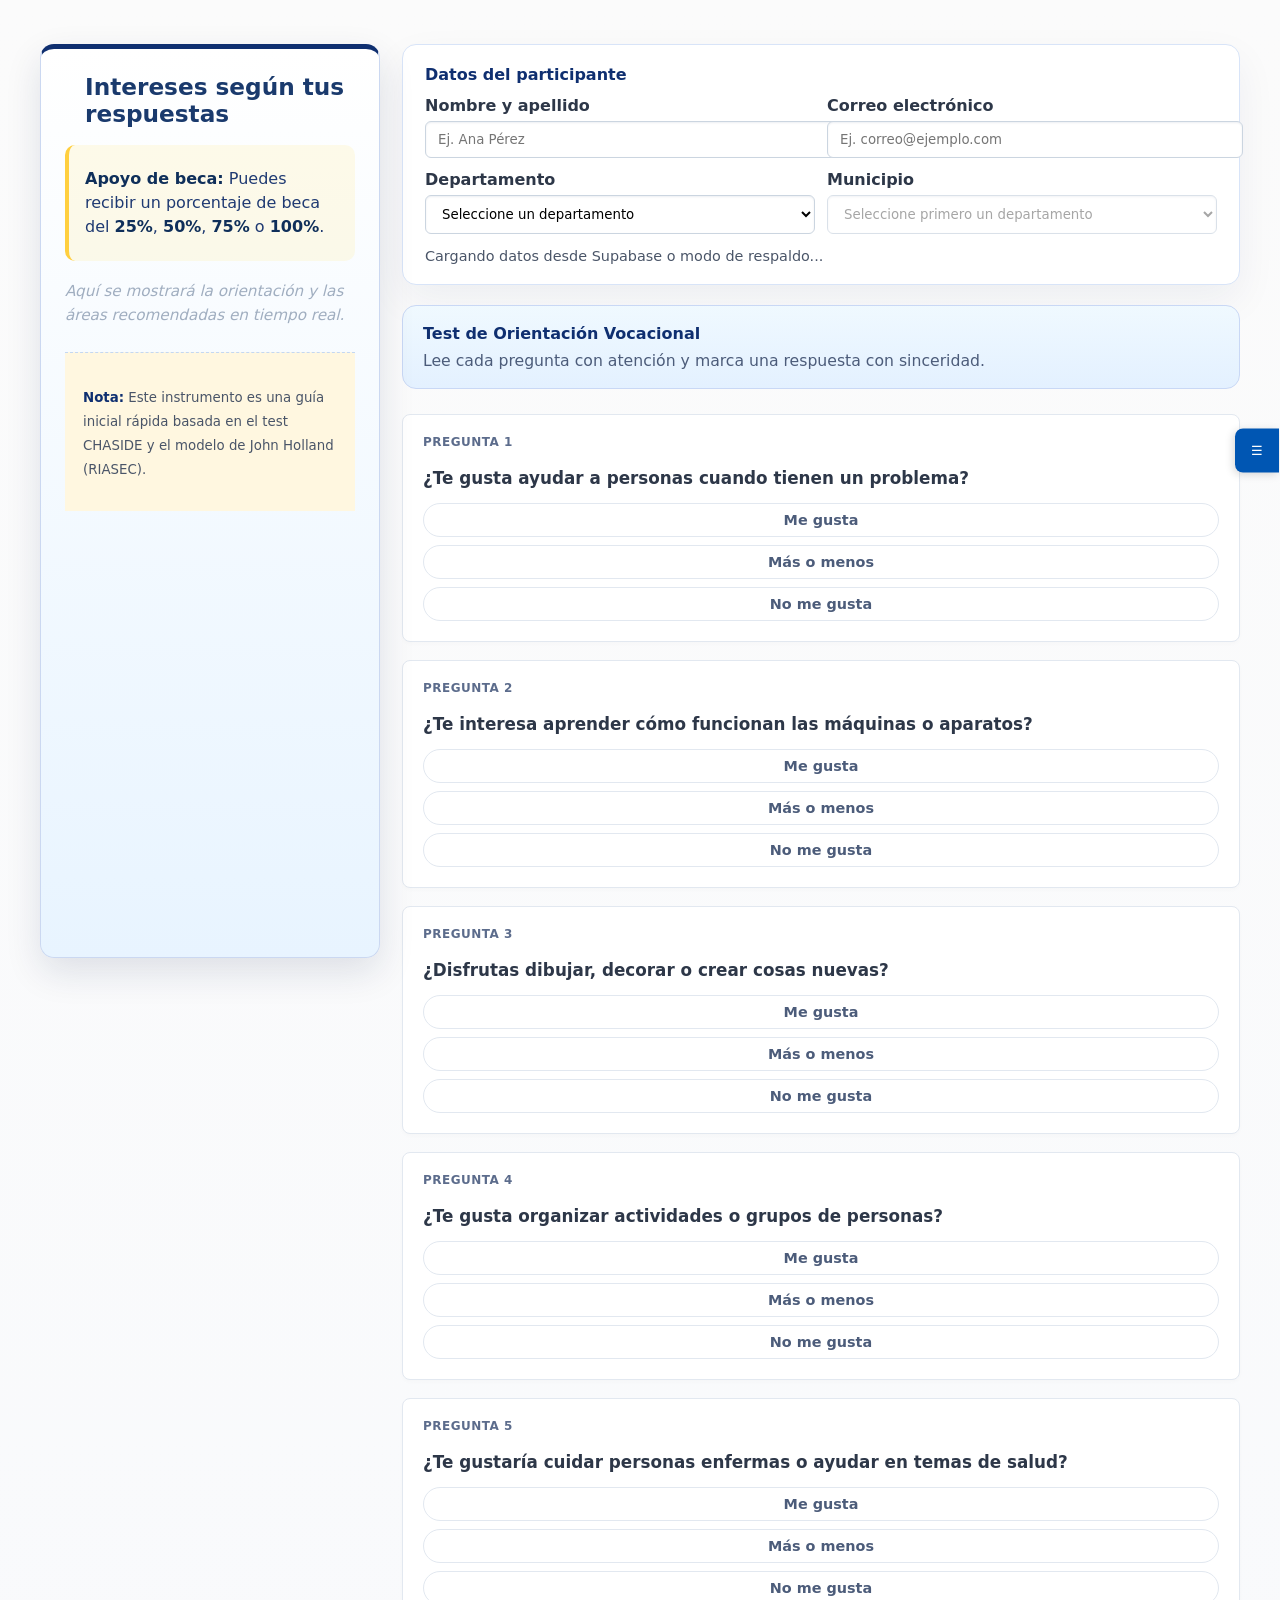
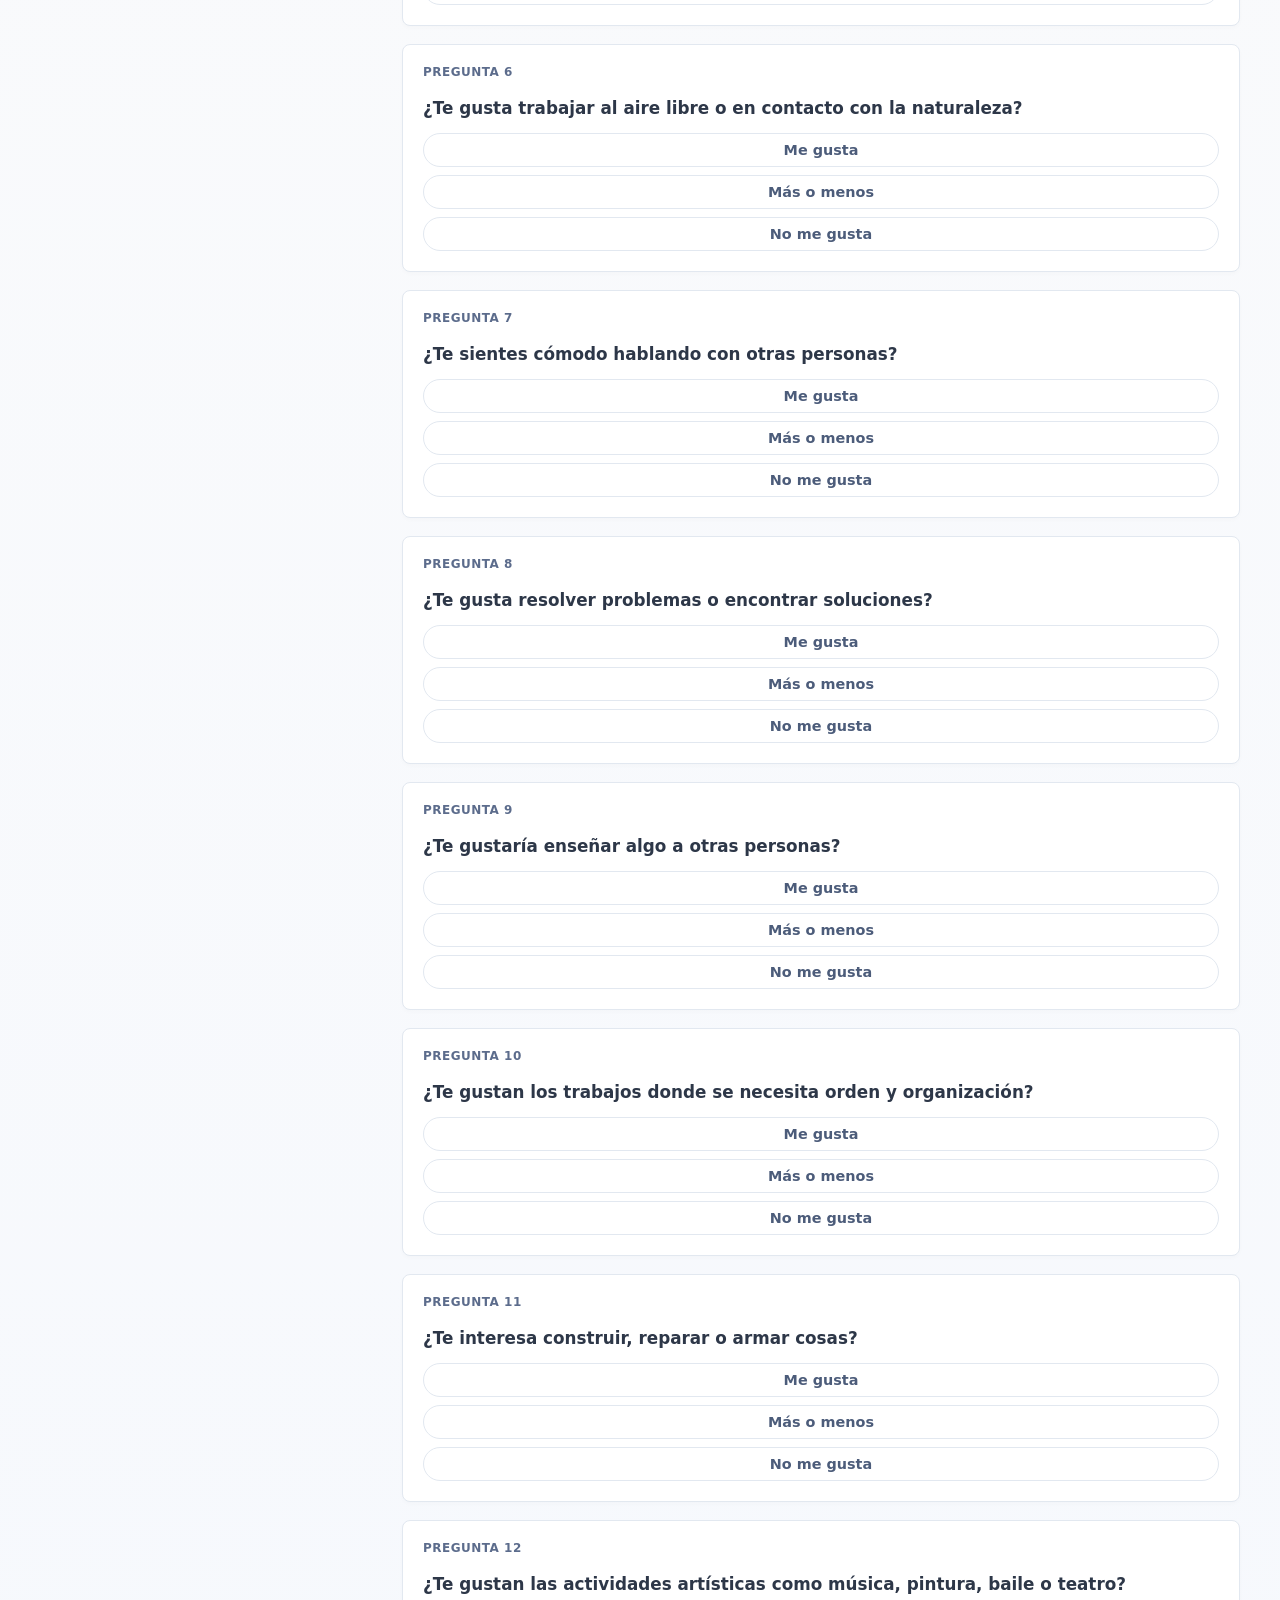
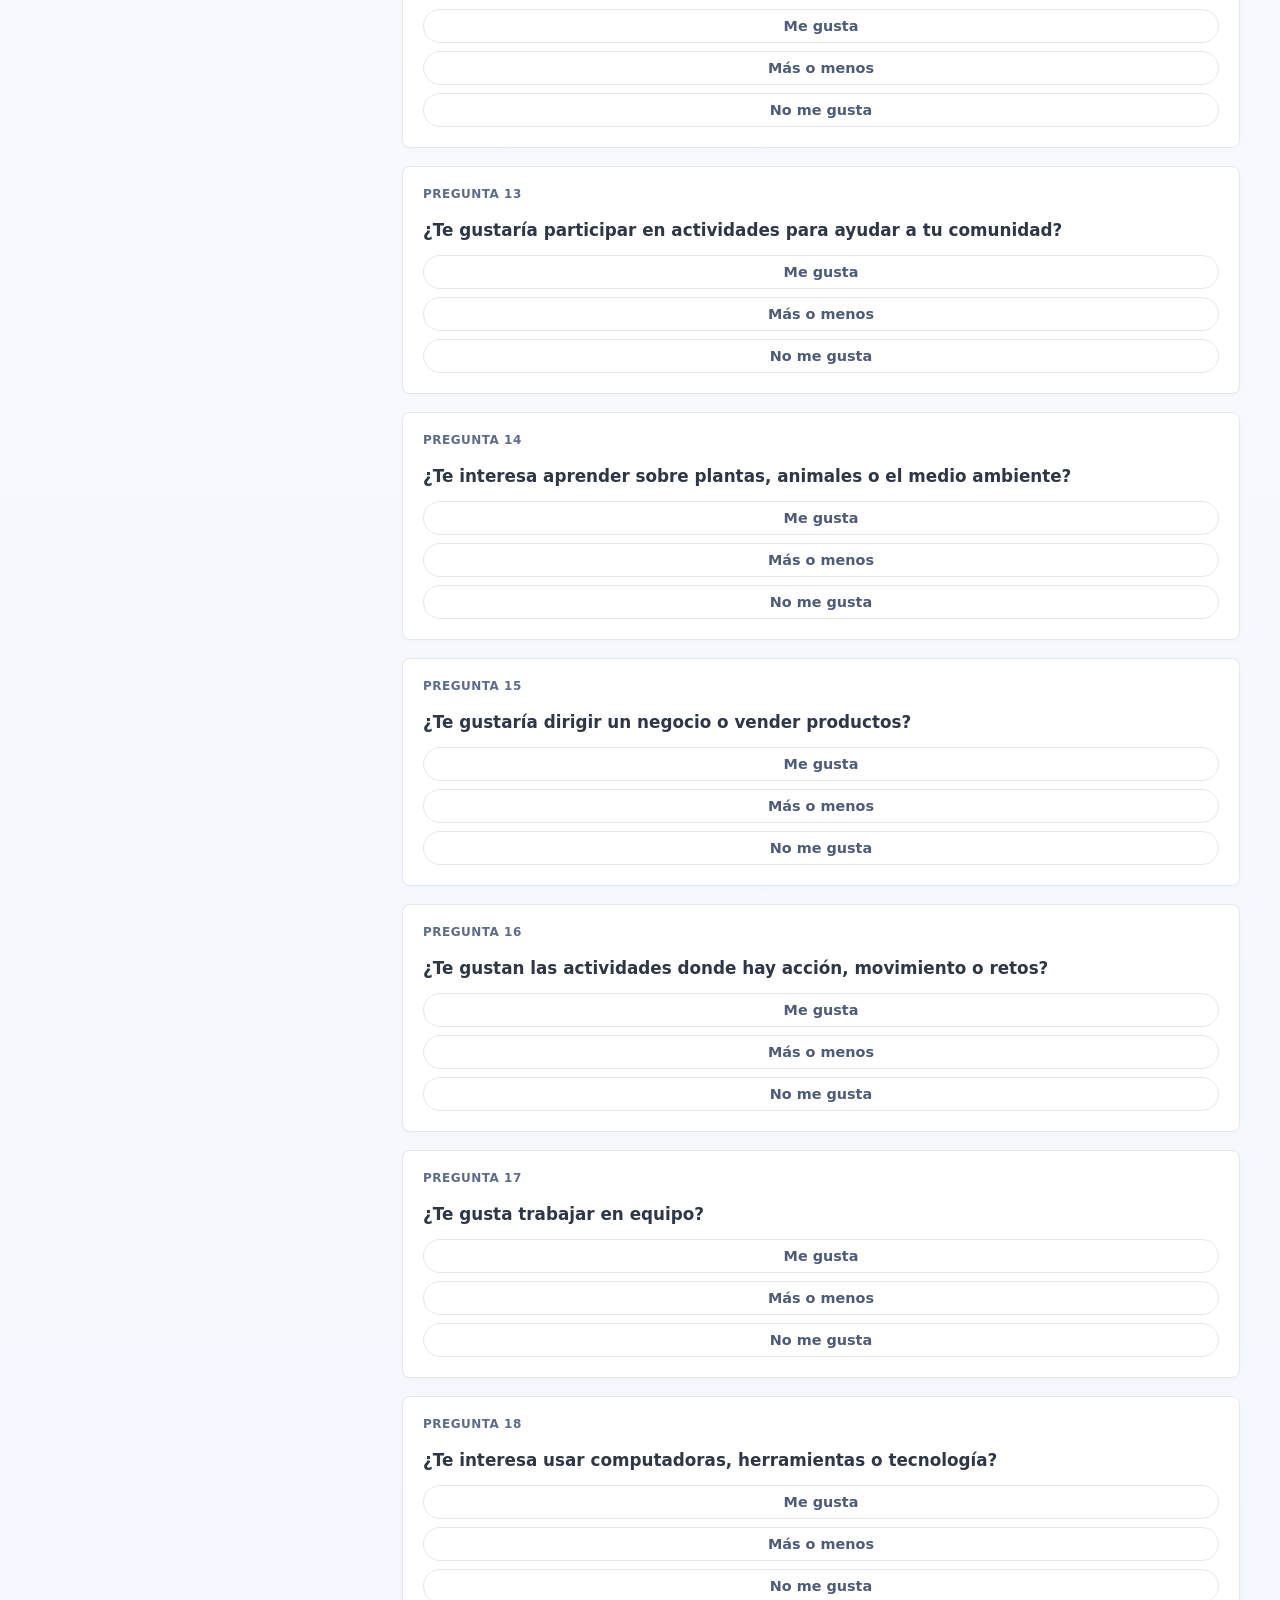
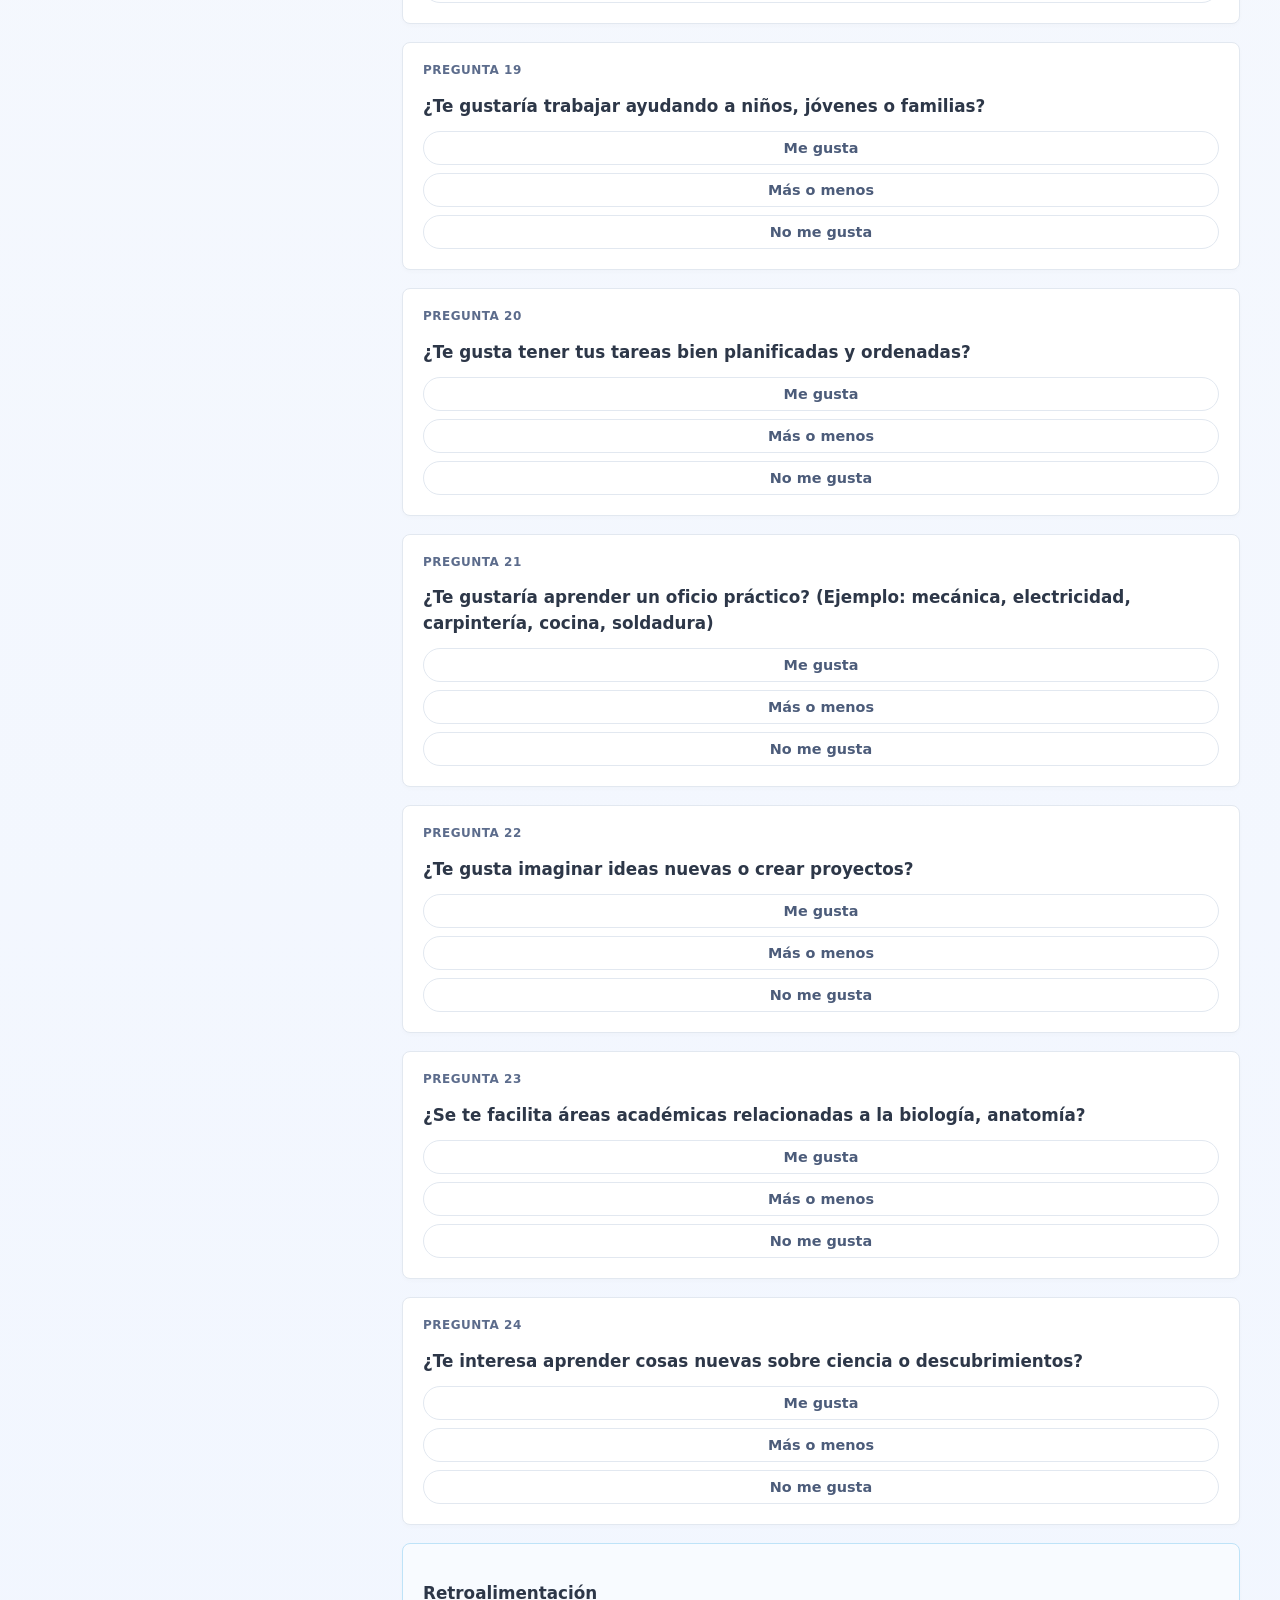
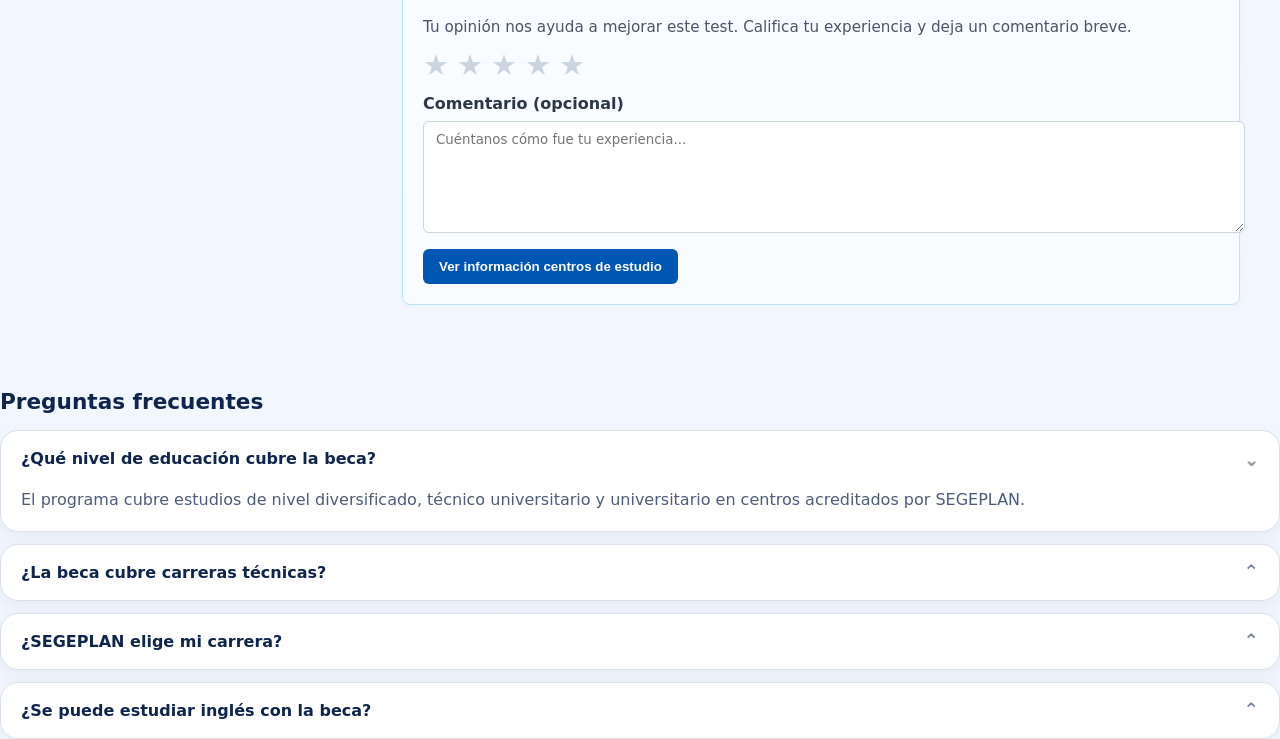
<file: Orientación Vocacional/testvocacional-pc.html>
<!DOCTYPE html>
<html lang="es">
<head>
  <meta charset="UTF-8">
  <meta name="viewport" content="width=device-width, initial-scale=1.0">
  <title>Test Vocacional · PC</title>
</head>
<body>
  <div class="fonabe-vocational-test-wrapper">
  <!-- Contenedor principal del test de orientación vocacional -->
  <div class="avada-custom-test-container">
  <!-- Barra lateral de navegación rápida -->
  <div class="test-sidebar-wrapper" aria-label="Navegación rápida del test">
    <button class="test-sidebar-toggle" type="button" aria-label="Abrir navegación rápida">☰</button>
    <aside class="test-sidebar-nav">
      <h4>Navegación</h4>
      <a href="#datos-personales">Datos</a>
      <a href="#preguntas-parte-1">Preguntas 1-6</a>
      <a href="#preguntas-parte-2">Preguntas 7-12</a>
      <a href="#preguntas-parte-3">Preguntas 13-18</a>
      <a href="#preguntas-parte-4">Preguntas 19-24</a>
      <a href="#retroalimentacion">Feedback</a>
      <a href="#preguntas-frecuentes">Preguntas frecuentes</a>
    </aside>
  </div>
  
  <!-- Panel izquierdo: recomendaciones que se muestran al finalizar el test -->
  <div class="test-col-left">
    <div id="panel-sugerencias" class="sugerencias-box">
                <div class="sugerencias-header">
          <i class="fa fa-chart-bar" style="color:#0056b3; margin-right:10px;"></i>
          <h3>Intereses según tus respuestas</h3>
        </div>
        <div class="sugerencias-fixed-summary">
          <div class="panel-texto-fijo">
            <p><strong>Apoyo de beca:</strong> Puedes recibir un porcentaje de beca del <strong>25%</strong>, <strong>50%</strong>, <strong>75%</strong> o <strong>100%</strong>.</p>
          </div>
        </div>

        <div id="sugerencias-contenido" class="sugerencias-body">
          <p class="placeholder-text">Aquí se mostrará la orientación y las áreas recomendadas en tiempo real.</p>
        </div>
        <div class="sugerencias-footer">
          <p class="sugerencias-scholarship">
          <small><strong>Nota:</strong> Este instrumento es una guía inicial rápida basada en el test CHASIDE y el modelo de John Holland (RIASEC).</small>
        </div>
      </div>
  </div>

  <!-- Panel derecho: formulario con preguntas, datos personales y retroalimentación -->
  <div class="test-col-right">
    <form id="vocational-test">
      
      <!-- Sección de datos personales -->
      <div id="datos-personales" class="personal-info-card">
        <h4>Datos del participante</h4>
        <div class="personal-info-grid">
          <div class="field-group">
            <label for="nombre-apellido">Nombre y apellido</label>
            <input type="text" id="nombre-apellido" name="nombre-apellido" placeholder="Ej. Ana Pérez">
          </div>
          <div class="field-group">
            <label for="correo">Correo electrónico</label>
            <input type="email" id="correo" name="correo" placeholder="Ej. correo@ejemplo.com">
          </div>
          <div class="field-group">
            <label for="departamento">Departamento</label>
            <select id="departamento" name="departamento">
              <option value="">Cargando departamentos...</option>
            </select>
          </div>
          <div class="field-group">
            <label for="municipio">Municipio</label>
            <select id="municipio" name="municipio" disabled>
              <option value="">Seleccione primero un departamento</option>
            </select>
          </div>
        </div>
        <div class="form-actions">
          <span id="supabase-status" class="status-message">Cargando datos desde Supabase o modo de respaldo...</span>
        </div>
      </div>

      <!-- Instrucciones generales del test -->
      <div class="test-instrucciones">
        <h4>Test de Orientación Vocacional</h4>
        <p>Lee cada pregunta con atención y marca una respuesta con sinceridad.</p>
      </div>

            <!-- Bloque de preguntas 1 a 6 -->
      <div id="preguntas-parte-1" class="anchor-target"></div>
      <div class="test-pregunta-card">
        <span class="pregunta-numero">Pregunta 1</span>
        <p class="pregunta-titulo">¿Te gusta ayudar a personas cuando tienen un problema?</p>
        <div class="opciones-group horizontal-pills">
          <label class="opcion-pill"><input type="radio" name="p1" value="Me gusta"> <span>Me gusta</span></label>
          <label class="opcion-pill"><input type="radio" name="p1" value="Más o menos"> <span>Más o menos</span></label>
          <label class="opcion-pill"><input type="radio" name="p1" value="No me gusta"> <span>No me gusta</span></label>
        </div>
      </div>

      <div class="test-pregunta-card">
        <span class="pregunta-numero">Pregunta 2</span>
        <p class="pregunta-titulo">¿Te interesa aprender cómo funcionan las máquinas o aparatos?</p>
        <div class="opciones-group horizontal-pills">
          <label class="opcion-pill"><input type="radio" name="p2" value="Me gusta"> <span>Me gusta</span></label>
          <label class="opcion-pill"><input type="radio" name="p2" value="Más o menos"> <span>Más o menos</span></label>
          <label class="opcion-pill"><input type="radio" name="p2" value="No me gusta"> <span>No me gusta</span></label>
        </div>
      </div>

      <div class="test-pregunta-card">
        <span class="pregunta-numero">Pregunta 3</span>
        <p class="pregunta-titulo">¿Disfrutas dibujar, decorar o crear cosas nuevas?</p>
        <div class="opciones-group horizontal-pills">
          <label class="opcion-pill"><input type="radio" name="p3" value="Me gusta"> <span>Me gusta</span></label>
          <label class="opcion-pill"><input type="radio" name="p3" value="Más o menos"> <span>Más o menos</span></label>
          <label class="opcion-pill"><input type="radio" name="p3" value="No me gusta"> <span>No me gusta</span></label>
        </div>
      </div>

      <div class="test-pregunta-card">
        <span class="pregunta-numero">Pregunta 4</span>
        <p class="pregunta-titulo">¿Te gusta organizar actividades o grupos de personas?</p>
        <div class="opciones-group horizontal-pills">
          <label class="opcion-pill"><input type="radio" name="p4" value="Me gusta"> <span>Me gusta</span></label>
          <label class="opcion-pill"><input type="radio" name="p4" value="Más o menos"> <span>Más o menos</span></label>
          <label class="opcion-pill"><input type="radio" name="p4" value="No me gusta"> <span>No me gusta</span></label>
        </div>
      </div>

      <div class="test-pregunta-card">
        <span class="pregunta-numero">Pregunta 5</span>
        <p class="pregunta-titulo">¿Te gustaría cuidar personas enfermas o ayudar en temas de salud?</p>
        <div class="opciones-group horizontal-pills">
          <label class="opcion-pill"><input type="radio" name="p5" value="Me gusta"> <span>Me gusta</span></label>
          <label class="opcion-pill"><input type="radio" name="p5" value="Más o menos"> <span>Más o menos</span></label>
          <label class="opcion-pill"><input type="radio" name="p5" value="No me gusta"> <span>No me gusta</span></label>
        </div>
      </div>

      <div class="test-pregunta-card">
        <span class="pregunta-numero">Pregunta 6</span>
        <p class="pregunta-titulo">¿Te gusta trabajar al aire libre o en contacto con la naturaleza?</p>
        <div class="opciones-group horizontal-pills">
          <label class="opcion-pill"><input type="radio" name="p6" value="Me gusta"> <span>Me gusta</span></label>
          <label class="opcion-pill"><input type="radio" name="p6" value="Más o menos"> <span>Más o menos</span></label>
          <label class="opcion-pill"><input type="radio" name="p6" value="No me gusta"> <span>No me gusta</span></label>
        </div>
      </div>

      <!-- Bloque de preguntas 7 a 12 -->
      <div id="preguntas-parte-2" class="anchor-target"></div>
      <div class="test-pregunta-card">
        <span class="pregunta-numero">Pregunta 7</span>
        <p class="pregunta-titulo">¿Te sientes cómodo hablando con otras personas?</p>
        <div class="opciones-group horizontal-pills">
          <label class="opcion-pill"><input type="radio" name="p7" value="Me gusta"> <span>Me gusta</span></label>
          <label class="opcion-pill"><input type="radio" name="p7" value="Más o menos"> <span>Más o menos</span></label>
          <label class="opcion-pill"><input type="radio" name="p7" value="No me gusta"> <span>No me gusta</span></label>
        </div>
      </div>

      <div class="test-pregunta-card">
        <span class="pregunta-numero">Pregunta 8</span>
        <p class="pregunta-titulo">¿Te gusta resolver problemas o encontrar soluciones?</p>
        <div class="opciones-group horizontal-pills">
          <label class="opcion-pill"><input type="radio" name="p8" value="Me gusta"> <span>Me gusta</span></label>
          <label class="opcion-pill"><input type="radio" name="p8" value="Más o menos"> <span>Más o menos</span></label>
          <label class="opcion-pill"><input type="radio" name="p8" value="No me gusta"> <span>No me gusta</span></label>
        </div>
      </div>

      <div class="test-pregunta-card">
        <span class="pregunta-numero">Pregunta 9</span>
        <p class="pregunta-titulo">¿Te gustaría enseñar algo a otras personas?</p>
        <div class="opciones-group horizontal-pills">
          <label class="opcion-pill"><input type="radio" name="p9" value="Me gusta"> <span>Me gusta</span></label>
          <label class="opcion-pill"><input type="radio" name="p9" value="Más o menos"> <span>Más o menos</span></label>
          <label class="opcion-pill"><input type="radio" name="p9" value="No me gusta"> <span>No me gusta</span></label>
        </div>
      </div>

      <div class="test-pregunta-card">
        <span class="pregunta-numero">Pregunta 10</span>
        <p class="pregunta-titulo">¿Te gustan los trabajos donde se necesita orden y organización?</p>
        <div class="opciones-group horizontal-pills">
          <label class="opcion-pill"><input type="radio" name="p10" value="Me gusta"> <span>Me gusta</span></label>
          <label class="opcion-pill"><input type="radio" name="p10" value="Más o menos"> <span>Más o menos</span></label>
          <label class="opcion-pill"><input type="radio" name="p10" value="No me gusta"> <span>No me gusta</span></label>
        </div>
      </div>

      <div class="test-pregunta-card">
        <span class="pregunta-numero">Pregunta 11</span>
        <p class="pregunta-titulo">¿Te interesa construir, reparar o armar cosas?</p>
        <div class="opciones-group horizontal-pills">
          <label class="opcion-pill"><input type="radio" name="p11" value="Me gusta"> <span>Me gusta</span></label>
          <label class="opcion-pill"><input type="radio" name="p11" value="Más o menos"> <span>Más o menos</span></label>
          <label class="opcion-pill"><input type="radio" name="p11" value="No me gusta"> <span>No me gusta</span></label>
        </div>
      </div>

      <div class="test-pregunta-card">
        <span class="pregunta-numero">Pregunta 12</span>
        <p class="pregunta-titulo">¿Te gustan las actividades artísticas como música, pintura, baile o teatro?</p>
        <div class="opciones-group horizontal-pills">
          <label class="opcion-pill"><input type="radio" name="p12" value="Me gusta"> <span>Me gusta</span></label>
          <label class="opcion-pill"><input type="radio" name="p12" value="Más o menos"> <span>Más o menos</span></label>
          <label class="opcion-pill"><input type="radio" name="p12" value="No me gusta"> <span>No me gusta</span></label>
        </div>
      </div>

      <!-- Bloque de preguntas 13 a 18 -->
      <div id="preguntas-parte-3" class="anchor-target"></div>
      <div class="test-pregunta-card">
        <span class="pregunta-numero">Pregunta 13</span>
        <p class="pregunta-titulo">¿Te gustaría participar en actividades para ayudar a tu comunidad?</p>
        <div class="opciones-group horizontal-pills">
          <label class="opcion-pill"><input type="radio" name="p13" value="Me gusta"> <span>Me gusta</span></label>
          <label class="opcion-pill"><input type="radio" name="p13" value="Más o menos"> <span>Más o menos</span></label>
          <label class="opcion-pill"><input type="radio" name="p13" value="No me gusta"> <span>No me gusta</span></label>
        </div>
      </div>

      <div class="test-pregunta-card">
        <span class="pregunta-numero">Pregunta 14</span>
        <p class="pregunta-titulo">¿Te interesa aprender sobre plantas, animales o el medio ambiente?</p>
        <div class="opciones-group horizontal-pills">
          <label class="opcion-pill"><input type="radio" name="p14" value="Me gusta"> <span>Me gusta</span></label>
          <label class="opcion-pill"><input type="radio" name="p14" value="Más o menos"> <span>Más o menos</span></label>
          <label class="opcion-pill"><input type="radio" name="p14" value="No me gusta"> <span>No me gusta</span></label>
        </div>
      </div>

      <div class="test-pregunta-card">
        <span class="pregunta-numero">Pregunta 15</span>
        <p class="pregunta-titulo">¿Te gustaría dirigir un negocio o vender productos?</p>
        <div class="opciones-group horizontal-pills">
          <label class="opcion-pill"><input type="radio" name="p15" value="Me gusta"> <span>Me gusta</span></label>
          <label class="opcion-pill"><input type="radio" name="p15" value="Más o menos"> <span>Más o menos</span></label>
          <label class="opcion-pill"><input type="radio" name="p15" value="No me gusta"> <span>No me gusta</span></label>
        </div>
      </div>

      <div class="test-pregunta-card">
        <span class="pregunta-numero">Pregunta 16</span>
        <p class="pregunta-titulo">¿Te gustan las actividades donde hay acción, movimiento o retos?</p>
        <div class="opciones-group horizontal-pills">
          <label class="opcion-pill"><input type="radio" name="p16" value="Me gusta"> <span>Me gusta</span></label>
          <label class="opcion-pill"><input type="radio" name="p16" value="Más o menos"> <span>Más o menos</span></label>
          <label class="opcion-pill"><input type="radio" name="p16" value="No me gusta"> <span>No me gusta</span></label>
        </div>
      </div>

      <div class="test-pregunta-card">
        <span class="pregunta-numero">Pregunta 17</span>
        <p class="pregunta-titulo">¿Te gusta trabajar en equipo?</p>
        <div class="opciones-group horizontal-pills">
          <label class="opcion-pill"><input type="radio" name="p17" value="Me gusta"> <span>Me gusta</span></label>
          <label class="opcion-pill"><input type="radio" name="p17" value="Más o menos"> <span>Más o menos</span></label>
          <label class="opcion-pill"><input type="radio" name="p17" value="No me gusta"> <span>No me gusta</span></label>
        </div>
      </div>

      <div class="test-pregunta-card">
        <span class="pregunta-numero">Pregunta 18</span>
        <p class="pregunta-titulo">¿Te interesa usar computadoras, herramientas o tecnología?</p>
        <div class="opciones-group horizontal-pills">
          <label class="opcion-pill"><input type="radio" name="p18" value="Me gusta"> <span>Me gusta</span></label>
          <label class="opcion-pill"><input type="radio" name="p18" value="Más o menos"> <span>Más o menos</span></label>
          <label class="opcion-pill"><input type="radio" name="p18" value="No me gusta"> <span>No me gusta</span></label>
        </div>
      </div>

      <!-- Bloque de preguntas 19 a 24 -->
      <div id="preguntas-parte-4" class="anchor-target"></div>
      <div class="test-pregunta-card">
        <span class="pregunta-numero">Pregunta 19</span>
        <p class="pregunta-titulo">¿Te gustaría trabajar ayudando a niños, jóvenes o familias?</p>
        <div class="opciones-group horizontal-pills">
          <label class="opcion-pill"><input type="radio" name="p19" value="Me gusta"> <span>Me gusta</span></label>
          <label class="opcion-pill"><input type="radio" name="p19" value="Más o menos"> <span>Más o menos</span></label>
          <label class="opcion-pill"><input type="radio" name="p19" value="No me gusta"> <span>No me gusta</span></label>
        </div>
      </div>

      <div class="test-pregunta-card">
        <span class="pregunta-numero">Pregunta 20</span>
        <p class="pregunta-titulo">¿Te gusta tener tus tareas bien planificadas y ordenadas?</p>
        <div class="opciones-group horizontal-pills">
          <label class="opcion-pill"><input type="radio" name="p20" value="Me gusta"> <span>Me gusta</span></label>
          <label class="opcion-pill"><input type="radio" name="p20" value="Más o menos"> <span>Más o menos</span></label>
          <label class="opcion-pill"><input type="radio" name="p20" value="No me gusta"> <span>No me gusta</span></label>
        </div>
      </div>

      <div class="test-pregunta-card">
        <span class="pregunta-numero">Pregunta 21</span>
        <p class="pregunta-titulo">¿Te gustaría aprender un oficio práctico? (Ejemplo: mecánica, electricidad, carpintería, cocina, soldadura)</p>
        <div class="opciones-group horizontal-pills">
          <label class="opcion-pill"><input type="radio" name="p21" value="Me gusta"> <span>Me gusta</span></label>
          <label class="opcion-pill"><input type="radio" name="p21" value="Más o menos"> <span>Más o menos</span></label>
          <label class="opcion-pill"><input type="radio" name="p21" value="No me gusta"> <span>No me gusta</span></label>
        </div>
      </div>

      <div class="test-pregunta-card">
        <span class="pregunta-numero">Pregunta 22</span>
        <p class="pregunta-titulo">¿Te gusta imaginar ideas nuevas o crear proyectos?</p>
        <div class="opciones-group horizontal-pills">
          <label class="opcion-pill"><input type="radio" name="p22" value="Me gusta"> <span>Me gusta</span></label>
          <label class="opcion-pill"><input type="radio" name="p22" value="Más o menos"> <span>Más o menos</span></label>
          <label class="opcion-pill"><input type="radio" name="p22" value="No me gusta"> <span>No me gusta</span></label>
        </div>
      </div>

      <div class="test-pregunta-card">
        <span class="pregunta-numero">Pregunta 23</span>
        <p class="pregunta-titulo">¿Se te facilita áreas académicas relacionadas a la biología, anatomía?</p>
        <div class="opciones-group horizontal-pills">
          <label class="opcion-pill"><input type="radio" name="p23" value="Me gusta"> <span>Me gusta</span></label>
          <label class="opcion-pill"><input type="radio" name="p23" value="Más o menos"> <span>Más o menos</span></label>
          <label class="opcion-pill"><input type="radio" name="p23" value="No me gusta"> <span>No me gusta</span></label>
        </div>
      </div>

      <div class="test-pregunta-card">
        <span class="pregunta-numero">Pregunta 24</span>
        <p class="pregunta-titulo">¿Te interesa aprender cosas nuevas sobre ciencia o descubrimientos?</p>
        <div class="opciones-group horizontal-pills">
          <label class="opcion-pill"><input type="radio" name="p24" value="Me gusta"> <span>Me gusta</span></label>
          <label class="opcion-pill"><input type="radio" name="p24" value="Más o menos"> <span>Más o menos</span></label>
          <label class="opcion-pill"><input type="radio" name="p24" value="No me gusta"> <span>No me gusta</span></label>
        </div>
      </div>

      <!-- Sección de retroalimentación y envío -->
      <div id="retroalimentacion" class="anchor-target"></div>
      <div class="test-pregunta-card feedback-card">
        <p class="pregunta-titulo">Retroalimentación</p>
        <p class="feedback-text">Tu opinión nos ayuda a mejorar este test. Califica tu experiencia y deja un comentario breve.</p>

        <div class="star-rating" id="star-rating-group" role="radiogroup" aria-label="Calificación del test">
          <button type="button" class="star-btn" data-value="1" aria-label="1 estrella" onclick="seleccionarEstrella(1)">★</button>
          <button type="button" class="star-btn" data-value="2" aria-label="2 estrellas" onclick="seleccionarEstrella(2)">★</button>
          <button type="button" class="star-btn" data-value="3" aria-label="3 estrellas" onclick="seleccionarEstrella(3)">★</button>
          <button type="button" class="star-btn" data-value="4" aria-label="4 estrellas" onclick="seleccionarEstrella(4)">★</button>
          <button type="button" class="star-btn" data-value="5" aria-label="5 estrellas" onclick="seleccionarEstrella(5)">★</button>
        </div>
        <input type="hidden" id="star-rating" name="star-rating" value="">

        <label class="feedback-label" for="feedback-comment">Comentario (opcional)</label>
        <textarea id="feedback-comment" name="feedback-comment" rows="3" placeholder="Cuéntanos cómo fue tu experiencia..."></textarea>

        <button id="btn-ver-centros" type="button" class="feedback-submit-btn" onclick="enviarRetroalimentacionYVerRecomendaciones()">
          Ver información centros de estudio
        </button>
        <div id="pendientes-info" class="pendientes-info" hidden></div>
      </div>

      </form>

      <section id="recomendaciones-inline" class="recommendations-section" hidden>
        <div class="recommendations-header">
          <h3>Centros recomendados y carreras</h3>
          <p>Esta vista se activa al terminar el test y mostrar la valoración final.</p>
        </div>
        <div id="recomendaciones-inline-contenido"></div>
      </section>
  </div>
  </div>
</div>

<!-- Sección de preguntas frecuentes -->
<div id="preguntas-frecuentes" class="faq-section">
  <h3>Preguntas frecuentes</h3>
  <div class="faq-list">
    <details class="faq-item" open>
      <summary>
        <span>¿Qué nivel de educación cubre la beca?</span>
        <span class="faq-icon">⌃</span>
      </summary>
      <div class="faq-answer">El programa cubre estudios de nivel diversificado, técnico universitario y universitario en centros acreditados por SEGEPLAN.</div>
    </details>

    <details class="faq-item">
      <summary>
        <span>¿La beca cubre carreras técnicas?</span>
        <span class="faq-icon">⌃</span>
      </summary>
      <div class="faq-answer">Sí, el programa puede apoyar carreras técnicas según el centro de estudio y la oferta disponible.</div>
    </details>

    <details class="faq-item">
      <summary>
        <span>¿SEGEPLAN elige mi carrera?</span>
        <span class="faq-icon">⌃</span>
      </summary>
      <div class="faq-answer">No. Tú eliges la carrera y el centro de estudio; SEGEPLAN evalúa si cumple con los requisitos del programa.</div>
    </details>

    <details class="faq-item">
      <summary>
        <span>¿Se puede estudiar inglés con la beca?</span>
        <span class="faq-icon">⌃</span>
      </summary>
      <div class="faq-answer">Si el inglés forma parte de tu pensum universitario, sí. Para estudiarlo por separado, debes revisar la oferta disponible del programa.</div>
    </details>
  </div>
</div>

<!-- Estilos del test y de los componentes visuales -->
<style>
/* Nuevo diseño de ítems de interés inspirado en la imagen */
.interest-item {
  margin-bottom: 24px;
}

.interest-header {
  display: flex;
  justify-content: space-between;
  align-items: center;
  margin-bottom: 8px;
}

.interest-label {
  display: flex;
  align-items: center;
  gap: 10px;
  font-weight: 700;
  color: #1a3a6d;
  font-size: 1.05rem;
}

.interest-label i {
  font-size: 1.2rem;
  width: 24px;
  text-align: center;
}

.interest-pts {
  font-weight: 800;
  font-size: 1rem;
}

.progress-container {
  height: 8px;
  background-color: #e2e8f0;
  border-radius: 4px;
  overflow: hidden;
  margin-bottom: 12px;
}

.progress-bar {
  height: 100%;
  border-radius: 4px;
  transition: width 0.4s ease;
}

.career-tags {
  display: flex;
  flex-wrap: wrap;
  gap: 8px;
}

.carrera-tag {
  display: inline-block;
  padding: 6px 14px;
  border-radius: 12px;
  font-size: 0.85rem;
  font-weight: 600;
  border: none;
  margin: 0;
}

.sugerencias-header-subtitle {
  color: #7b8798;
  font-size: 0.9rem;
  margin-top: -12px;
  margin-bottom: 20px;
  display: block;
}

.pregunta-numero {
  font-size: 0.75rem;
  font-weight: 800;
  color: #5c6c8c;
  text-transform: uppercase;
  display: block;
  margin-bottom: 6px;
  letter-spacing: 0.5px;
}

.horizontal-pills {
  display: flex;
  flex-direction: row;
  flex-wrap: wrap;
  gap: 10px;
  margin-top: 12px;
}

.opcion-pill {
  display: inline-flex;
  align-items: center;
  justify-content: center;
  padding: 8px 20px;
  border: 1.5px solid #e2e8f0;
  border-radius: 999px;
  background: #ffffff;
  cursor: pointer;
  font-weight: 600;
  font-size: 0.9rem;
  color: #4c5c7a;
  transition: all 0.2s ease;
  user-select: none;
}

.opcion-pill input {
  display: none;
}

.opcion-pill:hover {
  background: #f7fafc;
  border-color: #cbd5e0;
}

.opcion-pill:has(input:checked) {
  background: #0056b3;
  color: #ffffff;
  border-color: #0056b3;
  box-shadow: 0 4px 12px rgba(0, 86, 179, 0.2);
}

.pregunta-missing {
  border: 2px solid #f6ad55 !important;
  background: #fffaf0 !important;
  box-shadow: 0 0 15px rgba(246, 173, 85, 0.2) !important;
}

.pregunta-missing .pregunta-numero {
  color: #c05621;
}

:root {
  --brand-blue: #0f2f70;
  --brand-blue-soft: #7398f0;
  --brand-sky: #e8f2ff;
  --brand-yellow: #ffcf3f;
  --brand-cream: #fff8e0;
  --page-bg: #f6f4ef;
  --panel-border: #cbd8f1;
  --text-primary: #10254d;
  --text-muted: #4c5c7a;
}

body {
  margin: 0;
  background: linear-gradient(180deg, #fbfbfb 0%, #f1f6ff 100%);
  color: var(--text-primary);
  font-family: Inter, system-ui, -apple-system, BlinkMacSystemFont, 'Segoe UI', sans-serif;
  overflow-x: hidden;
}

.fonabe-vocational-test-wrapper {
  display: block;
  padding: 24px 18px 36px;
  max-width: 1200px;
  margin: 0 auto;
}
.avada-custom-test-container {
  display: flex;
  flex-wrap: wrap;
  gap: 22px;
  margin-top: 20px;
  align-items: flex-start;
  width: 100%;
}

.test-sidebar-wrapper {
  position: fixed;
  right: 0;
  top: 50%;
  transform: translateY(-50%);
  z-index: 1000;
}

.test-sidebar-toggle {
  position: absolute;
  left: -44px;
  top: 50%;
  transform: translateY(-50%);
  border: none;
  border-radius: 8px 0 0 8px;
  background: #0056b3;
  color: #fff;
  width: 44px;
  height: 44px;
  cursor: pointer;
  box-shadow: -2px 2px 8px rgba(0,0,0,0.15);
}

.test-sidebar-nav {
  width: 0;
  overflow: hidden;
  opacity: 0;
  background: #f8fbff;
  border: 1px solid #bee3f8;
  border-right: none;
  border-radius: 10px 0 0 10px;
  padding: 0;
  box-shadow: -2px 2px 10px rgba(0,0,0,0.08);
  transition: all 0.25s ease;
}

.test-sidebar-wrapper:hover .test-sidebar-nav,
.test-sidebar-wrapper:focus-within .test-sidebar-nav {
  width: 220px;
  opacity: 1;
  padding: 18px;
}

.test-sidebar-nav h4 {
  margin: 0 0 12px 0;
  color: var(--brand-blue);
  font-size: 1rem;
}

.test-sidebar-nav a {
  display: block;
  color: var(--brand-blue);
  text-decoration: none;
  padding: 10px 0;
  font-weight: 600;
  border-bottom: 1px solid rgba(59, 130, 246, 0.12);
}

.test-sidebar-nav a:last-child {
  border-bottom: none;
}

.test-sidebar-nav a:hover {
  color: #00408f;
}

.test-col-left {
  flex: 0 0 340px;
  max-width: 340px;
  align-self: flex-start;
  position: sticky;
  top: 20px;
  height: calc(100vh - 40px);
}

.test-col-right {
  flex: 1 1 640px;
  min-width: 0;
}

/* Panel de sugerencias izquierdo */
.sugerencias-box {
  background: linear-gradient(180deg, #ffffff 0%, #e8f4ff 100%);
  border: 1px solid var(--panel-border);
  border-top: 5px solid var(--brand-blue);
  border-radius: 14px;
  padding: 24px;
  position: relative;
  height: 100%;
  max-height: none;
  overflow: auto;
  box-shadow: 0 14px 36px rgba(16, 37, 77, 0.12);
}

.sugerencias-header h3 {
  color: var(--brand-blue);
}

.sugerencias-fixed-summary {
  background: rgba(255, 223, 97, 0.14);
  border-left: 4px solid var(--brand-yellow);
  border-radius: 10px;
  padding: 14px 16px;
  margin-bottom: 18px;
}

.sugerencias-footer {
  margin-top: 24px;
  padding: 18px 18px 14px;
  border-top: 1px dashed #d7e4fb;
  background: #fff7e0;
  color: #3f3a1a;
  line-height: 1.55;
}

.sugerencias-footer strong {
  color: var(--brand-blue);
}

.carrera-tag {
  display: inline-block;
  background-color: #fff7d6;
  color: #6d5200;
  padding: 4px 10px;
  border-radius: 999px;
  font-size: 0.82rem;
  font-weight: 600;
  margin: 3px 4px 3px 0;
  border: 1px solid #ffe69a;
}

.feedback-submit-btn {
  margin-top: 14px;
  background: var(--brand-blue);
  color: #ffffff;
  border: none;
  border-radius: 10px;
  padding: 12px 18px;
  font-weight: 700;
  cursor: pointer;
  transition: background 0.2s ease;
}

.feedback-submit-btn:hover {
  background: #0b2860;
}

.pendientes-info {
  margin-top: 14px;
  padding: 14px 16px;
  background: #fff8e0;
  border: 1px solid #ffdf8d;
  border-radius: 10px;
  color: #5f4511;
  font-size: 0.95rem;
}

.opcion-label {
  display: flex;
  align-items: center;
  cursor: pointer;
  font-weight: 600;
  color: #24365f;
  padding: 9px 12px;
  border-radius: 10px;
  transition: background 0.18s ease, border-color 0.18s ease;
  border: 1px solid transparent;
}

.opcion-label:hover {
  background: #eef5ff;
  border-color: #c8d8f4;
}

.test-pregunta-card {
  background: #ffffff;
  border: 1px solid #d8e3f6;
  border-radius: 14px;
  padding: 18px 20px;
  margin-bottom: 18px;
  box-shadow: 0 10px 22px rgba(31, 63, 121, 0.06);
}

.pregunta-titulo {
  margin-bottom: 14px;
  font-size: 1rem;
  color: #10254d;
}

.sugerencias-header {
  display: flex;
  align-items: center;
  gap: 10px;
  margin-bottom: 18px;
}

.sugerencias-header h3 {
  margin: 0;
  font-size: 1.45rem;
  color: #1a3a6d;
  font-weight: 800;
}

.sugerencias-footer {
  margin-top: 24px;
  padding-top: 16px;
  border-top: 1px dashed #c3d7f2;
  color: #4a5568;
  line-height: 1.5;
}

.panel-summary {
  background: #ffffff;
  border: 1px solid #dbeefa;
  border-radius: 10px;
  padding: 14px 16px;
  margin-bottom: 18px;
}

.panel-texto-fijo p {
  margin: 8px 0;
  color: #1f3a72;
  line-height: 1.5;
}

.panel-texto-fijo p strong {
  color: #0f2f5a;
}

.prioridad-pill {
  display: inline-flex;
  align-items: center;
  gap: 8px;
  padding: 8px 12px;
  border-radius: 999px;
  color: #ffffff;
  font-size: 0.86rem;
  margin: 4px 4px 4px 0;
}

.prioridad-pill.alta { background: #2f855a; }
.prioridad-pill.media { background: #d69e2e; }
.prioridad-pill.baja { background: #c53030; }

.faltantes-alert {
  background: #fff5f5;
  border: 1px solid #feb2b2;
  border-radius: 10px;
  padding: 12px 14px;
  margin-top: 16px;
}

.faltantes-alert h4 {
  margin: 0 0 10px 0;
  color: #9b2c2c;
}

.faltantes-alert ol {
  margin: 0;
  padding-left: 20px;
  color: #742a2a;
}

.pregunta-missing {
  border-color: #f6ad55 !important;
  background: #fffbeb;
}

.pregunta-missing .pregunta-titulo::before {
  content: attr(data-question-id) " ";
  display: inline-block;
  background: #f6ad55;
  color: #1a202c;
  padding: 2px 8px;
  border-radius: 999px;
  font-size: 0.82rem;
  font-weight: 700;
  margin-right: 8px;
}

.missing-star {
  border: 1px solid #f56565;
  background: #fff5f5;
  box-shadow: inset 0 0 0 1px rgba(229,62,62,0.15);
  border-radius: 10px;
}

.sugerencias-body {
  color: #4a5568;
  font-size: 0.95rem;
  line-height: 1.6;
}

#panel-sugerencias.ready-state {
  border-top-color: #1a3a6d;
  background: linear-gradient(180deg, #edf2ff 0%, #e2e8ff 100%);
}

.placeholder-text {
  color: #a0aec0;
  font-style: italic;
}

/* Bloques de áreas sugeridas */
.area-sugerida-block {
  background-color: #f7fafc;
  border-left: 3px solid #3182ce;
  padding: 12px 15px;
  margin-bottom: 15px;
  border-radius: 0 6px 6px 0;
}

.area-titulo {
  font-weight: 700;
  color: #2b6cb0;
  margin-bottom: 5px;
  font-size: 1rem;
}

.intereses-list {
  font-size: 0.88rem;
  margin: 5px 0;
  color: #4a5568;
}

.carreras-container {
  margin-top: 8px;
}

.carrera-tag {
  display: inline-block;
  background-color: #ebf8ff;
  color: #2b6cb0;
  padding: 3px 8px;
  border-radius: 4px;
  font-size: 0.8rem;
  font-weight: 600;
  margin: 3px 2px;
  border: 1px solid #bee3f8;
}

.nota-test-footer {
  margin-top: 25px;
  padding-top: 15px;
  border-top: 1px solid #edf2f7;
  color: #718096;
  line-height: 1.4;
}

/* Tarjetas de preguntas a la derecha */
.personal-info-card {
  background: #ffffff;
  border: 1px solid #d8e4f8;
  border-radius: 14px;
  padding: 20px 22px;
  margin-bottom: 20px;
  box-shadow: 0 16px 40px rgba(15, 35, 85, 0.06);
}

.personal-info-card h4 {
  margin: 0 0 12px 0;
  color: var(--brand-blue);
}

.field-group input,
.field-group select {
  box-shadow: inset 0 1px 2px rgba(15, 35, 85, 0.08);
}

.personal-info-grid {
  display: grid;
  grid-template-columns: repeat(2, minmax(0, 1fr));
  gap: 12px;
}

.field-group {
  display: flex;
  flex-direction: column;
}

.field-group label {
  font-weight: 600;
  color: #2d3748;
  margin-bottom: 6px;
}

.field-group input,
.field-group select {
  width: 100%;
  border: 1px solid #cbd5e0;
  border-radius: 6px;
  padding: 10px 12px;
  font-family: inherit;
  background-color: #ffffff;
}

.form-actions {
  margin-top: 14px;
  display: flex;
  flex-wrap: wrap;
  gap: 10px;
  align-items: center;
}

.secondary-btn {
  background: #2b6cb0;
  color: #ffffff;
  border: none;
  border-radius: 6px;
  padding: 10px 16px;
  font-weight: 600;
  cursor: pointer;
}

.secondary-btn:hover {
  background: #225a94;
}

.status-message {
  font-size: 0.9rem;
  color: #4a5568;
}

.anchor-target {
  scroll-margin-top: 90px;
}

.test-instrucciones {
  background: linear-gradient(180deg, rgba(239, 249, 255, 0.94) 0%, rgba(226, 240, 255, 0.95) 100%);
  border: 1px solid #c9d8f5;
  padding: 18px 20px;
  border-radius: 14px;
  margin-bottom: 25px;
}
.test-instrucciones h4 {
  margin: 0 0 8px 0;
  color: var(--brand-blue);
}
.test-instrucciones p {
  margin: 0;
  font-size: 0.98rem;
  color: var(--text-muted);
}

.test-pregunta-card {
  background: #ffffff;
  border: 1px solid #e2e8f0;
  border-radius: 8px;
  padding: 20px;
  margin-bottom: 18px;
  box-shadow: 0 2px 4px rgba(0,0,0,0.02);
}

.pregunta-titulo {
  font-size: 1.05rem;
  font-weight: 600;
  color: #2d3748;
  margin-bottom: 12px;
  line-height: 1.5;
}

.feedback-card {
  border: 1px solid #bee3f8;
  background: #f8fbff;
}

.feedback-text {
  margin: 0 0 12px 0;
  color: #4a5568;
  font-size: 0.95rem;
}

.star-rating {
  display: flex;
  gap: 8px;
  margin-bottom: 12px;
}

.star-btn {
  background: transparent;
  border: none;
  color: #cbd5e0;
  font-size: 1.8rem;
  cursor: pointer;
  padding: 0;
  transition: transform 0.2s ease, color 0.2s ease;
}

.star-btn:hover,
.star-btn.active {
  color: #f6ad55;
  transform: scale(1.08);
}

.feedback-label {
  display: block;
  margin-bottom: 8px;
  font-weight: 600;
  color: #2d3748;
}

textarea {
  width: 100%;
  border: 1px solid #cbd5e0;
  border-radius: 6px;
  padding: 10px 12px;
  resize: vertical;
  min-height: 90px;
  font-family: inherit;
}

.feedback-submit-btn {
  margin-top: 12px;
  background: #0056b3;
  color: #ffffff;
  border: none;
  border-radius: 6px;
  padding: 10px 16px;
  font-weight: 600;
  cursor: pointer;
  transition: background 0.2s ease;
}

.feedback-submit-btn:hover {
  background: #00408f;
}

.pendientes-info {
  margin-top: 12px;
  padding: 12px 14px;
  background: #fff8e1;
  border: 1px solid #f6e05e;
  border-radius: 8px;
  color: #5f370e;
  font-size: 0.95rem;
}

.opciones-group {
  display: flex;
  flex-direction: column;
  gap: 8px;
}

.opcion-label {
  display: flex;
  align-items: center;
  cursor: pointer;
  font-weight: 500;
  color: #4a5568;
  padding: 6px 10px;
  border-radius: 4px;
  transition: background 0.2s ease;
}
.opcion-label:hover { background: #f7fafc; }
.opcion-label input { margin-right: 10px; transform: scale(1.1); }

/* Sección de preguntas frecuentes */
.faq-section {
  margin-top: 30px;
}

.faq-section h3 {
  margin: 0 0 16px 0;
  color: #10254d;
  font-size: 1.35rem;
}

.faq-list {
  display: grid;
  gap: 12px;
}

.faq-item {
  background: #fff;
  border: 1px solid #d9e0ea;
  border-radius: 18px;
  overflow: hidden;
  box-shadow: 0 6px 18px rgba(16, 37, 77, 0.05);
}

.faq-item summary {
  list-style: none;
  display: flex;
  align-items: center;
  justify-content: space-between;
  gap: 16px;
  padding: 18px 20px;
  cursor: pointer;
  font-weight: 700;
  color: #10254d;
}

.faq-item summary::-webkit-details-marker {
  display: none;
}

.faq-icon {
  color: #7b8798;
  font-size: 1.15rem;
  font-weight: 800;
  line-height: 1;
  transition: transform 0.2s ease;
}

.faq-item[open] .faq-icon {
  transform: rotate(180deg);
}

.faq-answer {
  padding: 0 20px 18px 20px;
  color: #4c5c7a;
  line-height: 1.7;
}

/* Ajuste Responsivo */
@media (max-width: 768px) {
  .fonabe-vocational-test-wrapper {
    padding: 16px 12px 28px;
  }

  .avada-custom-test-container {
    flex-direction: column;
    gap: 16px;
  }

  .test-sidebar-wrapper {
    position: fixed;
    right: 0;
    top: 12px;
    transform: none;
    z-index: 1200;
    margin-bottom: 0;
  }

  .test-sidebar-toggle {
    display: block;
    left: auto;
    right: 0;
    transform: none;
    border-radius: 10px 0 0 10px;
  }

  .test-sidebar-nav {
    width: 0;
    overflow: hidden;
    opacity: 0;
    padding: 0;
    border-radius: 12px 0 0 12px;
    border-right: none;
    border: 1px solid #d3e2f7;
    background: #e8f2ff;
  }

  .test-sidebar-wrapper:hover .test-sidebar-nav,
  .test-sidebar-wrapper:focus-within .test-sidebar-nav {
    width: 180px;
    opacity: 1;
    padding: 14px;
  }

  .test-sidebar-nav h4 {
    font-size: 0.95rem;
    margin-bottom: 8px;
  }

  .test-sidebar-nav a {
    padding: 8px 0;
    font-size: 0.92rem;
  }

  .test-col-left {
    max-width: 100%;
    width: 100%;
    flex-basis: auto;
    position: relative;
    top: auto;
    height: auto;
    order: 2;
    align-self: stretch;
    margin-top: 8px;
  }

  .test-col-right {
    width: 100%;
    min-width: 0;
    order: 1;
  }

  .sugerencias-box {
    position: relative;
    top: auto;
    max-height: none;
    overflow: visible;
    padding: 18px;
    margin-bottom: 0;
    z-index: 1;
    border-radius: 12px;
    box-shadow: 0 8px 20px rgba(16, 37, 77, 0.08);
  }

  .personal-info-grid {
    grid-template-columns: 1fr;
  }

  .test-pregunta-card,
  .personal-info-card,
  .feedback-card,
  .faq-section,
  .recommendations-section {
    padding: 16px;
  }

  .pregunta-titulo {
    font-size: 0.98rem;
  }

  .opcion-label {
    padding: 10px 12px;
    align-items: flex-start;
    gap: 8px;
  }

  .opcion-label input {
    margin-right: 0;
    margin-top: 2px;
    flex-shrink: 0;
  }

  .feedback-submit-btn {
    width: 100%;
  }

  .faq-section {
    padding: 18px;
  }
}

@media (max-width: 480px) {
  .fonabe-vocational-test-wrapper {
    padding: 12px 10px 24px;
  }

  .sugerencias-header h3 {
    font-size: 1.2rem;
  }

  .pregunta-titulo {
    font-size: 0.95rem;
  }

  .field-group input,
  .field-group select,
  textarea,
  .feedback-submit-btn {
    font-size: 0.95rem;
  }

  .test-sidebar-nav a {
    font-size: 0.95rem;
    padding: 8px 0;
  }
}

.recommendations-section {
  margin-top: 20px;
  background: #ffffff;
  border: 1px solid #bee3f8;
  border-radius: 10px;
  padding: 20px;
  box-shadow: 0 2px 10px rgba(0,0,0,0.05);
}

.recommendations-header h3 {
  margin: 0 0 6px 0;
  color: #1e3a8a;
}

.recommendations-header p {
  margin: 0 0 12px 0;
  color: #4a5568;
}

.recommendation-grid {
  display: grid;
  gap: 12px;
}

.recommendation-card,
.priority-card {
  background: #f8fbff;
  border: 1px solid #e2e8f0;
  border-radius: 8px;
  padding: 14px;
}

.recommendation-card h4,
.priority-card h4 {
  margin: 0 0 8px 0;
  color: #2b6cb0;
}

.priority-grid {
  display: grid;
  gap: 12px;
  grid-template-columns: repeat(auto-fit, minmax(220px, 1fr));
  margin-top: 12px;
}

.priority-card ul {
  margin: 0;
  padding-left: 18px;
  color: #4a5568;
}

.priority-card li {
  margin-bottom: 8px;
}

.status-pill {
  display: inline-block;
  margin-top: 8px;
  padding: 6px 10px;
  border-radius: 999px;
  background: #ebf8ff;
  color: #2b6cb0;
  font-size: 0.9rem;
}

.download-btn {
  margin-top: 12px;
  background: #2b6cb0;
  color: #ffffff;
  border: none;
  border-radius: 6px;
  padding: 10px 16px;
  font-weight: 600;
  cursor: pointer;
}

.download-btn:hover {
  background: #225a94;
}

.helper-text {
  margin-top: 10px;
  font-size: 0.95rem;
  color: #4a5568;
}
</style>

<!-- Lógica del test: calificación, validación y recomendaciones -->
<script>
// Configuración base para WordPress/Supabase.
// TODO WORDPRESS/SUPABASE: cuando quieras datos reales, reemplaza los arrays de respaldo
// por llamadas a Supabase usando fetch() y pasar la URL/anon key desde WordPress.
const wpSupabaseConfig = {
  enabled: false,
  url: '',
  anonKey: '',
  tables: {
    departamentos: 'departamentos',
    municipios: 'municipios',
    centros: 'centros'
  }
};

function obtenerDatosDesdeSupabase() {
  // TODO WORDPRESS/SUPABASE:
  // 1) En el theme, pasar estas variables con wp_localize_script o un bloque de PHP.
  // 2) Reemplazar este retorno por fetch(`${wpSupabaseConfig.url}/rest/v1/tabla`, {...}).
  // 3) Mapear la respuesta a los mismos formatos usados por los arrays fallback.
  return {
    departamentos: fallbackDepartamentos,
    municipios: fallbackMunicipios,
    centros: fallbackCentros
  };
}

const fallbackDepartamentos = [
  { id: 1, nombre: 'Guatemala' },
  { id: 2, nombre: 'El Progreso' },
  { id: 3, nombre: 'Sacatepéquez' },
  { id: 4, nombre: 'Chimaltenango' },
  { id: 5, nombre: 'Escuintla' },
  { id: 6, nombre: 'Santa Rosa' },
  { id: 7, nombre: 'Sololá' },
  { id: 8, nombre: 'Totonicapán' },
  { id: 9, nombre: 'Quetzaltenango' },
  { id: 10, nombre: 'Suchitepéquez' },
  { id: 11, nombre: 'Retalhuleu' },
  { id: 12, nombre: 'San Marcos' },
  { id: 13, nombre: 'Huehuetenango' },
  { id: 14, nombre: 'Quiché' },
  { id: 15, nombre: 'Baja Verapaz' },
  { id: 16, nombre: 'Alta Verapaz' },
  { id: 17, nombre: 'Petén' },
  { id: 18, nombre: 'Izabal' },
  { id: 19, nombre: 'Zacapa' },
  { id: 20, nombre: 'Chiquimula' },
  { id: 21, nombre: 'Jalapa' },
  { id: 22, nombre: 'Jutiapa' }
];

const fallbackMunicipios = [
  { id: 1, departamento_id: 1, nombre: 'Guatemala' },
  { id: 2, departamento_id: 1, nombre: 'Mixco' },
  { id: 3, departamento_id: 1, nombre: 'Villa Nueva' },
  { id: 4, departamento_id: 2, nombre: 'Guastatoya' },
  { id: 5, departamento_id: 3, nombre: 'Antigua Guatemala' },
  { id: 6, departamento_id: 4, nombre: 'Chimaltenango' },
  { id: 7, departamento_id: 5, nombre: 'Escuintla' },
  { id: 8, departamento_id: 6, nombre: 'Cuilapa' },
  { id: 9, departamento_id: 7, nombre: 'Sololá' },
  { id: 10, departamento_id: 8, nombre: 'Totonicapán' },
  { id: 11, departamento_id: 9, nombre: 'Quetzaltenango' },
  { id: 12, departamento_id: 10, nombre: 'Mazatenango' },
  { id: 13, departamento_id: 11, nombre: 'Retalhuleu' },
  { id: 14, departamento_id: 12, nombre: 'San Marcos' },
  { id: 15, departamento_id: 13, nombre: 'Huehuetenango' },
  { id: 16, departamento_id: 14, nombre: 'Santa Cruz del Quiché' },
  { id: 17, departamento_id: 15, nombre: 'Salamá' },
  { id: 18, departamento_id: 16, nombre: 'Cobán' },
  { id: 19, departamento_id: 17, nombre: 'Flores' },
  { id: 20, departamento_id: 18, nombre: 'Puerto Barrios' },
  { id: 21, departamento_id: 19, nombre: 'Zacapa' },
  { id: 22, departamento_id: 20, nombre: 'Chiquimula' },
  { id: 23, departamento_id: 21, nombre: 'Jalapa' },
  { id: 24, departamento_id: 22, nombre: 'Jutiapa' }
];

const fallbackCentros = [
  { id: 1, departamento_id: 1, municipio_id: 1, nombre: 'Universidad Galileo', tipo: 'Universidad', sector: 'Privado', direccion: 'Guatemala', sitio_web: 'https://www.galileo.edu', telefono: '2333-0000' },
  { id: 2, departamento_id: 1, municipio_id: 2, nombre: 'Centro de Estudios Tecnológicos Mixco', tipo: 'Técnico', sector: 'Público', direccion: 'Mixco', sitio_web: 'https://www.example.com', telefono: '2222-1111' },
  { id: 3, departamento_id: 5, municipio_id: 7, nombre: 'Instituto Técnico Escuintla', tipo: 'Técnico', sector: 'Público', direccion: 'Escuintla', sitio_web: 'https://www.example.com', telefono: '2222-3333' },
  { id: 4, departamento_id: 9, municipio_id: 11, nombre: 'Universidad Rafael Landívar', tipo: 'Universidad', sector: 'Privado', direccion: 'Quetzaltenango', sitio_web: 'https://www.url.edu.gt', telefono: '7766-1234' }
];

const carrerasPorArea = {
  'Organización y Negocios': ['Administración', 'Contaduría', 'Economía', 'Negocios Internacionales'],
  'Comunicación y Ayuda Social': ['Trabajo Social', 'Psicología', 'Comunicación Social', 'Educación'],
  'Arte y Creatividad': ['Diseño Gráfico', 'Arquitectura', 'Artes Visuales', 'Publicidad'],
  'Salud y Servicio': ['Medicina', 'Enfermería', 'Fisioterapia', 'Nutrición'],
  'Tecnología y Oficios': ['Ingeniería en Sistemas', 'Electrónica', 'Mecánica Industrial', 'Construcción'],
  'Liderazgo y Seguridad': ['Gestión de Recursos Humanos', 'Seguridad Industrial', 'Logística', 'Derecho'],
  'Ciencia y Naturaleza': ['Biología', 'Agronomía', 'Química', 'Ciencias Ambientales']
};

// Mapeo de prioridades y listados tal como los proporcionaste (texto sin enlaces)
const userPriorityAreas = {
  'Muy Alta': [
    {
      area: 'Informática, Ciencias de Datos e Innovación y Tecnología',
      carreras: ['Ciencias de la Computación', 'Ciencia de Datos', 'Desarrollo de Software', 'Inteligencia Artificial', 'Ingeniería en Ciberseguridad', 'Ingeniería Electrónica', 'Ingeniería en Sistemas', 'Telecomunicaciones']
    },
    {
      area: 'Ingeniería / Manufactura',
      carreras: ['Robótica', 'Automatización Industrial', 'Ingeniería Industrial', 'Ingeniería Química', 'Mecatrónica', 'Materiales Avanzados', 'Nanotecnología', 'Biotecnología', 'Energías Renovables']
    },
    {
      area: 'Arquitectura',
      carreras: ['Ingeniería Civil', 'Ingeniería Eléctrica', 'Ingeniería Mecánica', 'Ingeniería Sanitaria', 'Diseño Industrial', 'Logística y cadena de suministros', 'Arquitectura y Urbanismo', 'Planificación Territorial', 'Diseño Urbano Sostenible']
    },
    {
      area: 'Ciencias Agronómicas, Agropecuarias y Medioambiente',
      carreras: ['Agronomía', 'Ingeniería Agronómica', 'Agricultura sostenible', 'Agricultura de Precisión', 'Zootecnia', 'Medicina Veterinaria']
    },
    {
      area: 'Ingeniería Ambiental y Recursos',
      carreras: ['Ingeniería Ambiental', 'Ciencias Ambientales', 'Biotecnología Ambiental', 'Conservación del Medioambiente', 'Cambio Climático y Sostenibilidad', 'Energía y Ambiente']
    },
    {
      area: 'Ciencias Forestales y Agroforestales',
      carreras: ['Ciencias Forestales', 'Ingeniería Forestal', 'Silvicultura', 'Gestión de Recursos Hídricos', 'Tecnología Agroforestal']
    }
  ],
  'Alta': [
    {
      area: 'Administración y Finanzas',
      carreras: ['Economía', 'Microeconomía', 'Economía Digital', 'Economía Circular', 'Gestión Pública', 'Administración y Finanzas Públicas', 'Comercio Exterior', 'Microfinanzas', 'Emprendimiento', 'Turismo Comunitario', 'Administración de Empresas Turísticas', 'Hotelería y Gastronomía']
    },
    {
      area: 'Economía y Políticas Públicas',
      carreras: ['Economía', 'Gestión Pública', 'Políticas Públicas']
    },
    {
      area: 'Ciencias de la Vida y la Salud',
      carreras: ['Salud Pública', 'Medicina', 'Enfermería', 'Nutrición', 'Odontología', 'Psicología Clínica', 'Fisioterapia', 'Epidemiología', 'Ingeniería Biomédica', 'Bioquímica', 'Microbiología']
    },
    {
      area: 'Psicología / Trabajo Social',
      carreras: ['Trabajo Social', 'Gestión de Políticas Sociales', 'Psicología Comunitaria', 'Psicología Clínica', 'Psicoterapia', 'Neuropsicología', 'Psicología Forense', 'Psicología Organizacional']
    },
    {
      area: 'Derecho Público / Ciencias Forenses',
      carreras: ['Derecho Constitucional', 'Derechos Humanos', 'Derecho Ambiental', 'Criminología', 'Ciencias Forenses', 'Mediación y Gestión de Conflictos', 'Políticas Sociales y Gestión Pública']
    },
    {
      area: 'Ciencias Sociales',
      carreras: ['Antropología', 'Sociología', 'Ciencia Política', 'Relaciones Internacionales', 'Filosofía', 'Historia']
    }
  ],
  'Baja': [
    {
      area: 'Artes y Cultura',
      carreras: ['Arte', 'Bellas Artes', 'Música', 'Danza', 'Cine', 'Diseño Gráfico', 'Animación', 'Gestión Cultural', 'Comunicación Digital', 'Producción Audiovisual']
    },
    {
      area: 'Ciencias de la Educación',
      carreras: ['Pedagogía', 'Psicopedagogía', 'Educación Inicial y Primaria', 'Educación Intercultural Bilingüe', 'Educación Inclusiva', 'Innovación Educativa', 'Tecnología Educativa', 'E-Learning', 'Administración Educativa', 'Investigación en Educación']
    }
  ],
  'No priorizada': [
    {
      area: 'Comunicación y Periodismo',
      carreras: ['Periodismo', 'Comunicación Social', 'Publicidad', 'Marketing', 'Comunicación Digital y Redes Sociales']
    },
    {
      area: 'Derecho Privado / Auditoría',
      carreras: ['Derecho Privado', 'Derecho Comercial', 'Derecho Empresarial', 'Derecho Internacional Privado', 'Auditoría', 'Contaduría Pública', 'Derecho Mercantil']
    }
  ]
};

// Asignación estática de prioridad por carrera (fácil consulta)
const carreraPrioridad = {};
Object.entries(userPriorityAreas).forEach(([nivel, areas]) => {
  areas.forEach((a) => {
    a.carreras.forEach((c) => { carreraPrioridad[c] = nivel; });
  });
});

// Mapeo aproximado desde las áreas internas del test hacia las áreas del listado del usuario.
const areaInternaToUserAreas = {
  'Tecnología y Oficios': ['Informática, Ciencias de Datos e Innovación y Tecnología', 'Ingeniería / Manufactura'],
  'Organización y Negocios': ['Administración y Finanzas', 'Economía y Políticas Públicas'],
  'Comunicación y Ayuda Social': ['Comunicación y Periodismo'],
  'Arte y Creatividad': ['Artes y Cultura'],
  'Salud y Servicio': ['Ciencias de la Vida y la Salud', 'Psicología / Trabajo Social'],
  'Liderazgo y Seguridad': ['Administración y Finanzas', 'Derecho Público / Ciencias Forenses'],
  'Ciencia y Naturaleza': ['Ciencias Agronómicas, Agropecuarias y Medioambiente', 'Ingeniería Ambiental y Recursos', 'Ciencias Forestales y Agroforestales']
};

function getDepartamentoNombre(id) {
  const dep = fallbackDepartamentos.find((item) => Number(item.id) === Number(id));
  return dep ? dep.nombre : 'Departamento';
}

function getMunicipioNombre(departamentoId, municipioId) {
  const mun = fallbackMunicipios.find((item) => Number(item.departamento_id) === Number(departamentoId) && Number(item.id) === Number(municipioId));
  return mun ? mun.nombre : 'Municipio';
}

function seleccionarEstrella(valor) {
  const input = document.getElementById('star-rating');
  const botones = document.querySelectorAll('.star-btn');
  if (input) {
    input.value = valor;
  }
  botones.forEach((boton) => {
    boton.classList.toggle('active', Number(boton.dataset.value) <= valor);
  });
  actualizarEstadoBotonRecomendaciones();
}

function estaTestCompleto() {
  const form = document.getElementById('vocational-test');
  if (!form) return false;

  const datos = new FormData(form);
  const preguntas = ['p1','p2','p3','p4','p5','p6','p7','p8','p9','p10','p11','p12','p13','p14','p15','p16','p17','p18','p19','p20','p21','p22','p23','p24'];
  const estrellas = Number(document.getElementById('star-rating').value || 0);
  const preguntasFaltantes = preguntas.filter((pregunta) => !datos.get(pregunta));

  return estrellas > 0 && preguntasFaltantes.length === 0;
}

function actualizarEstadoBotonRecomendaciones() {
  const boton = document.getElementById('btn-ver-centros');
  if (boton) {
    boton.disabled = false;
  }
}

function obtenerPreguntasFaltantes() {
  const form = document.getElementById('vocational-test');
  const datos = new FormData(form);
  const preguntas = ['p1','p2','p3','p4','p5','p6','p7','p8','p9','p10','p11','p12','p13','p14','p15','p16','p17','p18','p19','p20','p21','p22','p23','p24'];
  const preguntaText = {
    p1: '¿Te gusta ayudar a personas cuando tienen un problema?',
    p2: '¿Te interesa aprender cómo funcionan las máquinas o aparatos?',
    p3: '¿Disfrutas dibujar, decorar o crear cosas nuevas?',
    p4: '¿Te gusta organizar actividades o grupos de personas?',
    p5: '¿Te gustaría cuidar personas enfermas o ayudar en temas de salud?',
    p6: '¿Te gusta trabajar al aire libre o en contacto con la naturaleza?',
    p7: '¿Te sientes cómodo hablando con otras personas?',
    p8: '¿Te gusta resolver problemas o encontrar soluciones?',
    p9: '¿Te gustaría enseñar algo a otras personas?',
    p10: '¿Te gustan los trabajos donde se necesita orden y organización?',
    p11: '¿Te interesa construir, reparar o armar cosas?',
    p12: '¿Te gustan las actividades artísticas como música, pintura, baile o teatro?',
    p13: '¿Te gustaría participar en actividades para ayudar a tu comunidad?',
    p14: '¿Te interesa aprender sobre plantas, animales o el medio ambiente?',
    p15: '¿Te gustaría dirigir un negocio o vender productos?',
    p16: '¿Te gustan las actividades donde hay acción, movimiento o retos?',
    p17: '¿Te gusta trabajar en equipo?',
    p18: '¿Te interesa usar computadoras, herramientas o tecnología?',
    p19: '¿Te gustaría trabajar ayudando a niños, jóvenes o familias?',
    p20: '¿Te gusta tener tus tareas bien planificadas y ordenadas?',
    p21: '¿Te gustaría aprender un oficio práctico?',
    p22: '¿Te gusta imaginar ideas nuevas o crear proyectos?',
    p23: '¿Se te facilita áreas académicas relacionadas a la biología, anatomía?',
    p24: '¿Te interesa aprender cosas nuevas sobre ciencia o descubrimientos?'
  };

  return preguntas.reduce((faltantes, id, index) => {
    if (!datos.get(id)) {
      faltantes.push({ id, texto: preguntaText[id], etiqueta: `Pregunta ${index + 1}` });
    }
    return faltantes;
  }, []);
}

function resaltarPreguntasFaltantes() {
  const faltantes = obtenerPreguntasFaltantes();
  document.querySelectorAll('.test-pregunta-card').forEach((card) => {
    card.classList.remove('pregunta-missing');
  });
  const starGroup = document.getElementById('star-rating-group');
  if (starGroup) {
    starGroup.classList.remove('missing-star');
  }

  // Marca visualmente las preguntas sin responder para que el usuario las identifique.
  faltantes.forEach(({ id, etiqueta }) => {
    const input = document.querySelector(`[name="${id}"]`);
    if (input) {
      const card = input.closest('.test-pregunta-card');
      if (card) {
        card.classList.add('pregunta-missing');
        card.setAttribute('data-question-id', etiqueta);
      }
    }
  });

  const starValue = Number(document.getElementById('star-rating').value || 0);
  if (starValue === 0 && starGroup) {
    starGroup.classList.add('missing-star');
  }
}

function mostrarAlertaPreguntasFaltantes() {
  const faltantes = obtenerPreguntasFaltantes();
  const pendientesInfo = document.getElementById('pendientes-info');
  const numeros = faltantes.map((pregunta) => pregunta.etiqueta.replace('Pregunta ', '')).join(', ');

  if (!pendientesInfo) return;
  if (!numeros) {
    pendientesInfo.hidden = true;
    pendientesInfo.textContent = '';
    return;
  }

  pendientesInfo.hidden = false;
  pendientesInfo.innerHTML = `<span><strong>Preguntas pendientes:</strong> ${numeros}</span>`;
  resaltarPreguntasFaltantes();
}

function obtenerPuntajesDelFormulario() {
  const form = document.getElementById('vocational-test');
  const datos = new FormData(form);
  const puntajes = { organizacion: 0, comunicacion: 0, arte: 0, salud: 0, tecnologia: 0, liderazgo: 0, ciencia: 0 };

  if (datos.get('p4') === 'Me gusta') puntajes.organizacion++;
  if (datos.get('p10') === 'Me gusta') puntajes.organizacion++;
  if (datos.get('p15') === 'Me gusta') puntajes.organizacion++;
  if (datos.get('p20') === 'Me gusta') puntajes.organizacion++;

  if (datos.get('p1') === 'Me gusta') puntajes.comunicacion++;
  if (datos.get('p7') === 'Me gusta') puntajes.comunicacion++;
  if (datos.get('p9') === 'Me gusta') puntajes.comunicacion++;
  if (datos.get('p19') === 'Me gusta') puntajes.comunicacion++;

  if (datos.get('p3') === 'Me gusta') puntajes.arte++;
  if (datos.get('p12') === 'Me gusta') puntajes.arte++;
  if (datos.get('p22') === 'Me gusta') puntajes.arte++;

  if (datos.get('p5') === 'Me gusta') puntajes.salud++;
  if (datos.get('p13') === 'Me gusta') puntajes.salud++;
  if (datos.get('p23') === 'Me gusta') puntajes.salud++;

  if (datos.get('p2') === 'Me gusta') puntajes.tecnologia++;
  if (datos.get('p11') === 'Me gusta') puntajes.tecnologia++;
  if (datos.get('p18') === 'Me gusta') puntajes.tecnologia++;
  if (datos.get('p21') === 'Me gusta') puntajes.tecnologia++;

  if (datos.get('p16') === 'Me gusta') puntajes.liderazgo++;
  if (datos.get('p17') === 'Me gusta') puntajes.liderazgo++;

  if (datos.get('p6') === 'Me gusta') puntajes.ciencia++;
  if (datos.get('p14') === 'Me gusta') puntajes.ciencia++;
  if (datos.get('p24') === 'Me gusta') puntajes.ciencia++;

  return puntajes;
}

function evaluarTestChaside() {
  const form = document.getElementById('vocational-test');
  const cuerpoPanel = document.getElementById('sugerencias-contenido');
  if (!form || !cuerpoPanel) return;

    // Configuración de colores e iconos según el diseño solicitado
  const areaConfig = {
    'Comunicación y Ayuda Social': { icon: 'fa-comments', color: '#008f39', bgColor: '#e6f4ea' },
    'Organización y Negocios': { icon: 'fa-briefcase', color: '#8b4513', bgColor: '#f4ece6' },
    'Tecnología y Oficios': { icon: 'fa-tools', color: '#0056b3', bgColor: '#e6eef7' },
    'Salud y Servicio': { icon: 'fa-heart', color: '#d32f2f', bgColor: '#fbeaea' },
    'Ciencia y Naturaleza': { icon: 'fa-leaf', color: '#008080', bgColor: '#e6f2f2' },
    'Arte y Creatividad': { icon: 'fa-palette', color: '#b7791f', bgColor: '#f8f1e6' },
    'Liderazgo y Seguridad': { icon: 'fa-shield-alt', color: '#805ad5', bgColor: '#f2effb' }
  };

  const preguntasFaltantes = obtenerPreguntasFaltantes();
  const estrellas = Number(document.getElementById('star-rating').value || 0);
  const respuestasCompletas = preguntasFaltantes.length === 0;
  const puntajes = obtenerPuntajesDelFormulario();

  const areaScores = {
    'Organización y Negocios': puntajes.organizacion,
    'Comunicación y Ayuda Social': puntajes.comunicacion,
    'Arte y Creatividad': puntajes.arte,
    'Salud y Servicio': puntajes.salud,
    'Tecnología y Oficios': puntajes.tecnologia,
    'Liderazgo y Seguridad': puntajes.liderazgo,
    'Ciencia y Naturaleza': puntajes.ciencia
  };

  const pendientesInfo = document.getElementById('pendientes-info');
  if (pendientesInfo) {
    pendientesInfo.hidden = true;
    pendientesInfo.textContent = '';
  }

  const areas = Object.entries(areaScores)
    .filter(([, score]) => score >= 1)
    .map(([area, score]) => ({ area, score }));

  if (!areas.length) {
    cuerpoPanel.innerHTML = '<p class="placeholder-text">Aquí se mostrará la orientación y las áreas recomendadas en tiempo real.</p>';
    document.getElementById('panel-sugerencias').classList.remove('ready-state');
    return;
  }

  let htmlSugerencias = `
    <span class="sugerencias-header-subtitle">Se actualiza en tiempo real conforme respondes</span>
  `;

  areas.forEach((area) => {
    const config = areaConfig[area.area] || { icon: 'fa-star', color: '#1a3a6d', bgColor: '#f0f4f8' };
    const carreras = carrerasPorArea[area.area] || [];
    // Máximo de puntos estimado en 4 según las preguntas actuales por área
    const porcentaje = Math.min((area.score / 4) * 100, 100);
    
    const tags = carreras.map((carrera) => 
      `<span class="carrera-tag" style="background-color: ${config.bgColor}; color: ${config.color};">${carrera}</span>`
    ).join('');

    htmlSugerencias += `
      <div class="interest-item">
                <div class="interest-header">
          <div class="interest-label">
            <i class="fa ${config.icon}" style="color: ${config.color};"></i>
            <span>${area.area}</span>
          </div>
        </div>
        <div class="progress-container">
          <div class="progress-bar" style="width: ${porcentaje}%; background-color: ${config.color};"></div>
        </div>
        <div class="career-tags">
          ${tags}
        </div>
      </div>`;
  });

  cuerpoPanel.innerHTML = htmlSugerencias;
  document.getElementById('panel-sugerencias').classList.toggle('ready-state', respuestasCompletas && estrellas > 0);
  actualizarEstadoBotonRecomendaciones();
}

function poblarDepartamentos() {
  const selectDepartamento = document.getElementById('departamento');
  if (!selectDepartamento) return;

  selectDepartamento.innerHTML = '<option value="">Seleccione un departamento</option>';
  fallbackDepartamentos.forEach((departamento) => {
    const option = document.createElement('option');
    option.value = departamento.id;
    option.textContent = departamento.nombre;
    selectDepartamento.appendChild(option);
  });
}

function poblarMunicipios(departamentoId, municipioSeleccionado) {
  const selectMunicipio = document.getElementById('municipio');
  if (!selectMunicipio) return;

  selectMunicipio.disabled = !departamentoId;
  selectMunicipio.innerHTML = '<option value="">Seleccione un municipio</option>';
  if (!departamentoId) return;

  fallbackMunicipios.filter((municipio) => Number(municipio.departamento_id) === Number(departamentoId)).forEach((municipio) => {
    const option = document.createElement('option');
    option.value = municipio.id;
    option.textContent = municipio.nombre;
    selectMunicipio.appendChild(option);
  });

  if (municipioSeleccionado) {
    selectMunicipio.value = String(municipioSeleccionado);
  }
}

function mostrarRecomendacionesInline() {
  const contenedor = document.getElementById('recomendaciones-inline-contenido');
  const seccion = document.getElementById('recomendaciones-inline');
  if (!contenedor || !seccion) return;

  const departamentoId = document.getElementById('departamento').value;
  const municipioId = document.getElementById('municipio').value;
  const nombre = document.getElementById('nombre-apellido').value || 'Participante';
  const correo = document.getElementById('correo').value || 'Sin correo';
  const puntajes = obtenerPuntajesDelFormulario();
  const centros = fallbackCentros.filter((centro) => {
    const coincideDepartamento = !departamentoId || Number(centro.departamento_id) === Number(departamentoId);
    const coincideMunicipio = !municipioId || Number(centro.municipio_id) === Number(municipioId);
    return coincideDepartamento && coincideMunicipio;
  });

  const areas = [
    { area: 'Organización y Negocios', score: puntajes.organizacion },
    { area: 'Comunicación y Ayuda Social', score: puntajes.comunicacion },
    { area: 'Arte y Creatividad', score: puntajes.arte },
    { area: 'Salud y Servicio', score: puntajes.salud },
    { area: 'Tecnología y Oficios', score: puntajes.tecnologia },
    { area: 'Liderazgo y Seguridad', score: puntajes.liderazgo },
    { area: 'Ciencia y Naturaleza', score: puntajes.ciencia }
  ];

  const maxScore = Math.max(...areas.map((item) => item.score));
  const positiveScores = Array.from(new Set(areas.filter((item) => item.score > 0).map((item) => item.score))).sort((a, b) => b - a);
  const secondScore = positiveScores[1] ?? 0;

  const gruposPrioridad = {
    'Muy Alta': areas.filter((item) => item.score === maxScore && item.score > 0).map(i => i.area),
    'Alta': areas.filter((item) => item.score === secondScore && item.score > 0).map(i => i.area),
    'Baja': areas.filter((item) => item.score < secondScore && item.score > 0).map(i => i.area),
    'No priorizada': areas.filter((item) => item.score === 0).map(i => i.area)
  };

  // Construye un set de nombres de áreas de usuario mapeadas desde una lista de áreas internas
  function buildUserAreaNameSetFromInternal(internalList) {
    const s = new Set();
    internalList.forEach((internal) => {
      const mapped = areaInternaToUserAreas[internal] || [];
      mapped.forEach((name) => s.add(name));
    });
    return s;
  }

  function buildAreasHtml(areasList) {
    if (!areasList.length) return '<li>Sin coincidencias para este nivel.</li>';
    return areasList.map(a => `<li><strong>${a.area}:</strong> ${a.carreras.join(', ')}</li>`).join('');
  }

  // Obtiene las áreas de usuario del nivel dado que sean relevantes para las áreas internas del grupo
  function getUserAreasForGroup(levelName, internalGroup) {
    const candidateAreas = userPriorityAreas[levelName] || [];
    const nameSet = buildUserAreaNameSetFromInternal(internalGroup);
    const matched = candidateAreas.filter(u => nameSet.has(u.area));
    if (matched.length) return matched;
    // Fallback: si no hay matches con el listado del usuario, generar desde carrerasPorArea usando los nombres internos
    const fallback = [];
    internalGroup.forEach((internal) => {
      if (carrerasPorArea[internal] && carrerasPorArea[internal].length) {
        fallback.push({ area: internal, carreras: carrerasPorArea[internal] });
      }
    });
    return fallback;
  }

  const altaUserAreas = getUserAreasForGroup('Muy Alta', gruposPrioridad['Muy Alta']);
  const mediaUserAreas = getUserAreasForGroup('Alta', gruposPrioridad['Alta']);
  // Para baja, combinamos Bajas y No priorizadas pero respetando que en la lista final
  const bajaUserAreas = getUserAreasForGroup('Baja', gruposPrioridad['Baja']);
  const noPriorUserAreas = getUserAreasForGroup('No priorizada', gruposPrioridad['No priorizada']);

  seccion.hidden = false;
  contenedor.innerHTML = `
    <div class="status-pill">${nombre} · ${correo}</div>
    <p><strong>Ubicación:</strong> ${getDepartamentoNombre(departamentoId)} · ${getMunicipioNombre(departamentoId, municipioId)}</p>
    <button class="download-btn" type="button" onclick="window.print()">Descargar en PDF</button>
    <p class="helper-text">Tu información de recomendaciones también será enviada a tu correo para que la conserves y puedas revisarla luego.</p>
    <div class="recommendation-grid">
      <div class="recommendation-card">
        <h4>Centros recomendados</h4>
        ${centros.length ? centros.map((centro) => `<p><strong>${centro.nombre}</strong><br>${centro.tipo} · ${centro.sector}<br>${centro.direccion}<br>${centro.telefono}<br><a href="${centro.sitio_web}" target="_blank" rel="noreferrer">${centro.sitio_web}</a></p>`).join('') : '<p>No hay centros disponibles para esa ubicación.</p>'}
      </div>
    </div>
    <div class="priority-grid">
      <div class="priority-card">
        <h4>Carreras Alta Prioridad</h4>
        <ul>${buildAreasHtml(altaUserAreas)}</ul>
      </div>
      <div class="priority-card">
        <h4>Carreras Media Prioridad</h4>
        <ul>${buildAreasHtml(mediaUserAreas)}</ul>
      </div>
      <div class="priority-card">
        <h4>Carreras Baja Prioridad</h4>
        <ul>${buildAreasHtml(bajaUserAreas.concat(noPriorUserAreas))}</ul>
      </div>
    </div>
  `;
}

function enviarRetroalimentacionYVerRecomendaciones() {
  evaluarTestChaside();
  if (estaTestCompleto()) {
    mostrarRecomendacionesInline();
    document.getElementById('recomendaciones-inline').scrollIntoView({ behavior: 'smooth', block: 'start' });
  } else {
    mostrarAlertaPreguntasFaltantes();
  }
}

function inicializarFormulario() {
  poblarDepartamentos();
  const selectDepartamento = document.getElementById('departamento');
  const selectMunicipio = document.getElementById('municipio');
  if (selectDepartamento) {
    selectDepartamento.addEventListener('change', () => {
      poblarMunicipios(selectDepartamento.value);
    });
  }

  const form = document.getElementById('vocational-test');
  if (form) {
    form.addEventListener('change', () => {
      evaluarTestChaside();
      actualizarEstadoBotonRecomendaciones();
    });
    form.addEventListener('input', () => {
      evaluarTestChaside();
      actualizarEstadoBotonRecomendaciones();
    });
  }

  const starGroup = document.getElementById('star-rating-group');
  if (starGroup) {
    starGroup.addEventListener('click', () => {
      evaluarTestChaside();
      actualizarEstadoBotonRecomendaciones();
    });
  }

  evaluarTestChaside();
  actualizarEstadoBotonRecomendaciones();
}

if (document.readyState === 'loading') {
  document.addEventListener('DOMContentLoaded', inicializarFormulario);
} else {
  inicializarFormulario();
}
window.seleccionarEstrella = seleccionarEstrella;
window.enviarRetroalimentacionYVerRecomendaciones = enviarRetroalimentacionYVerRecomendaciones;
</script>
</file>
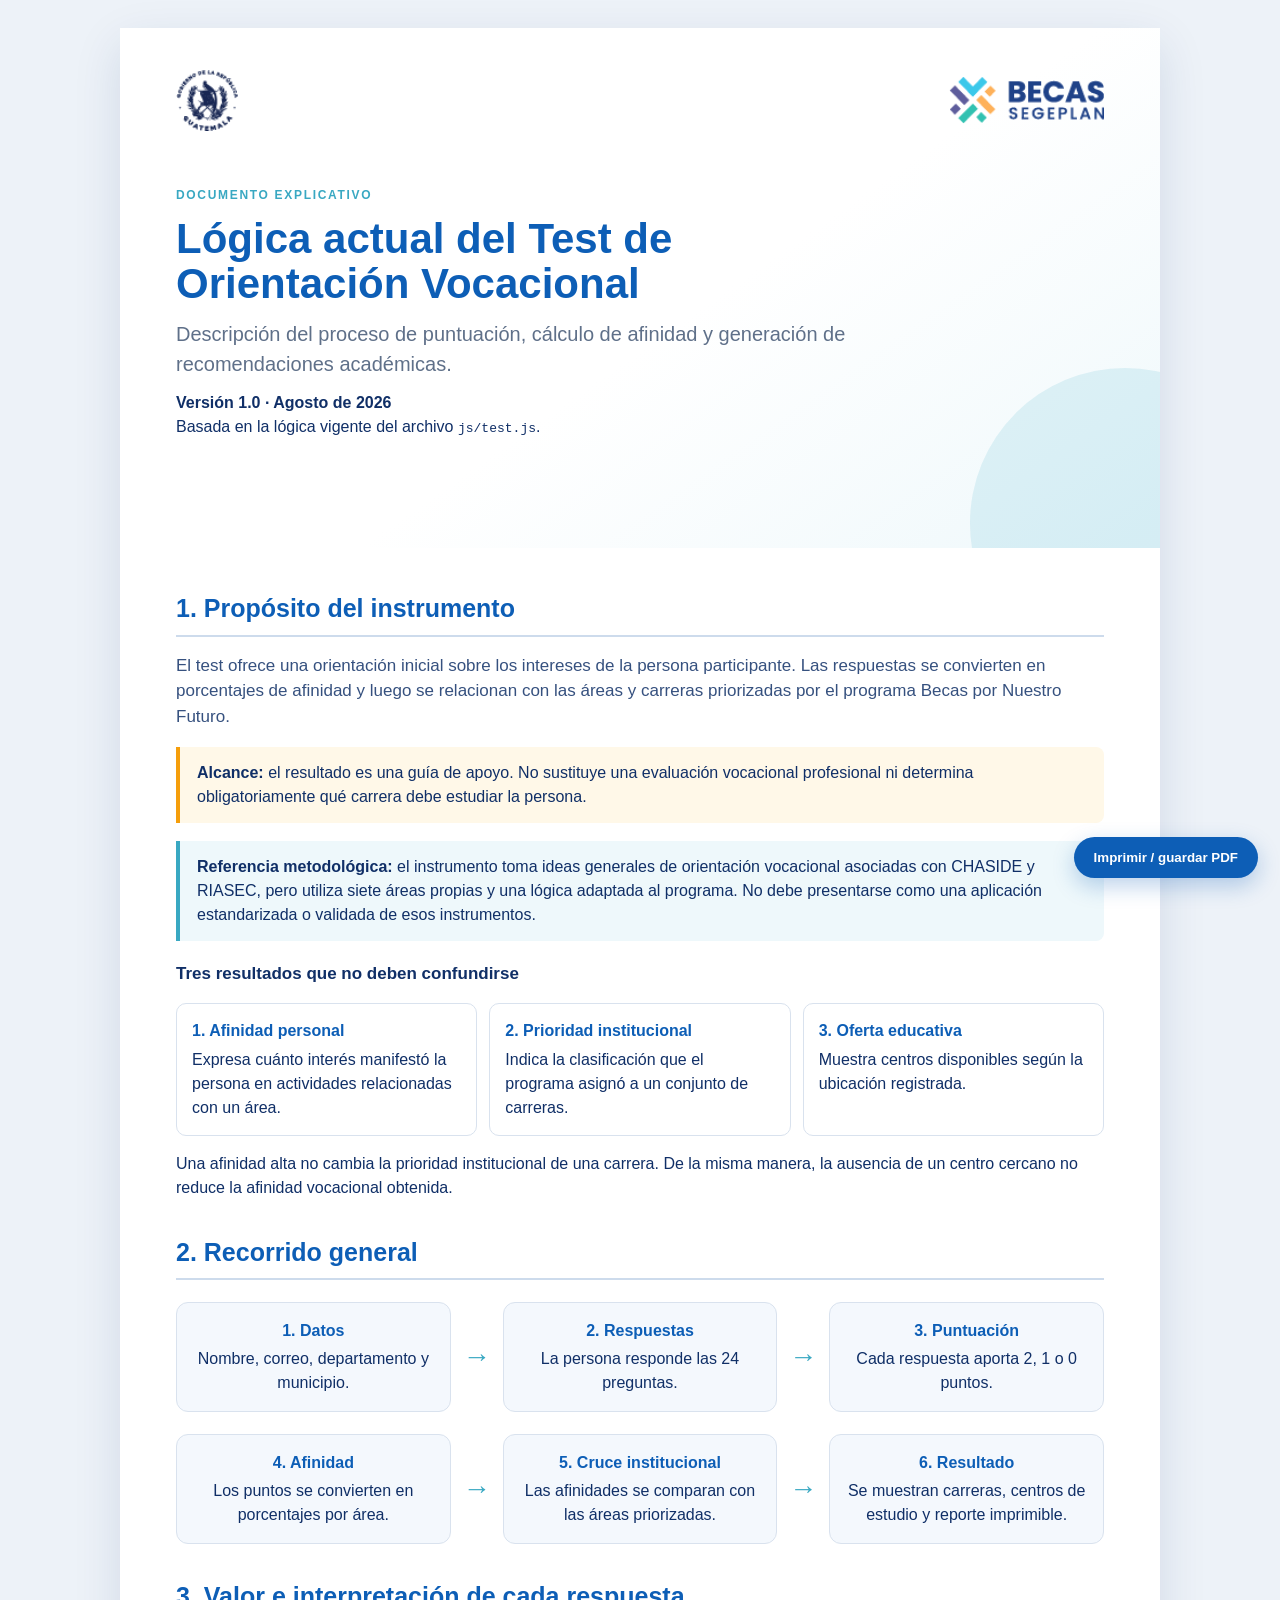
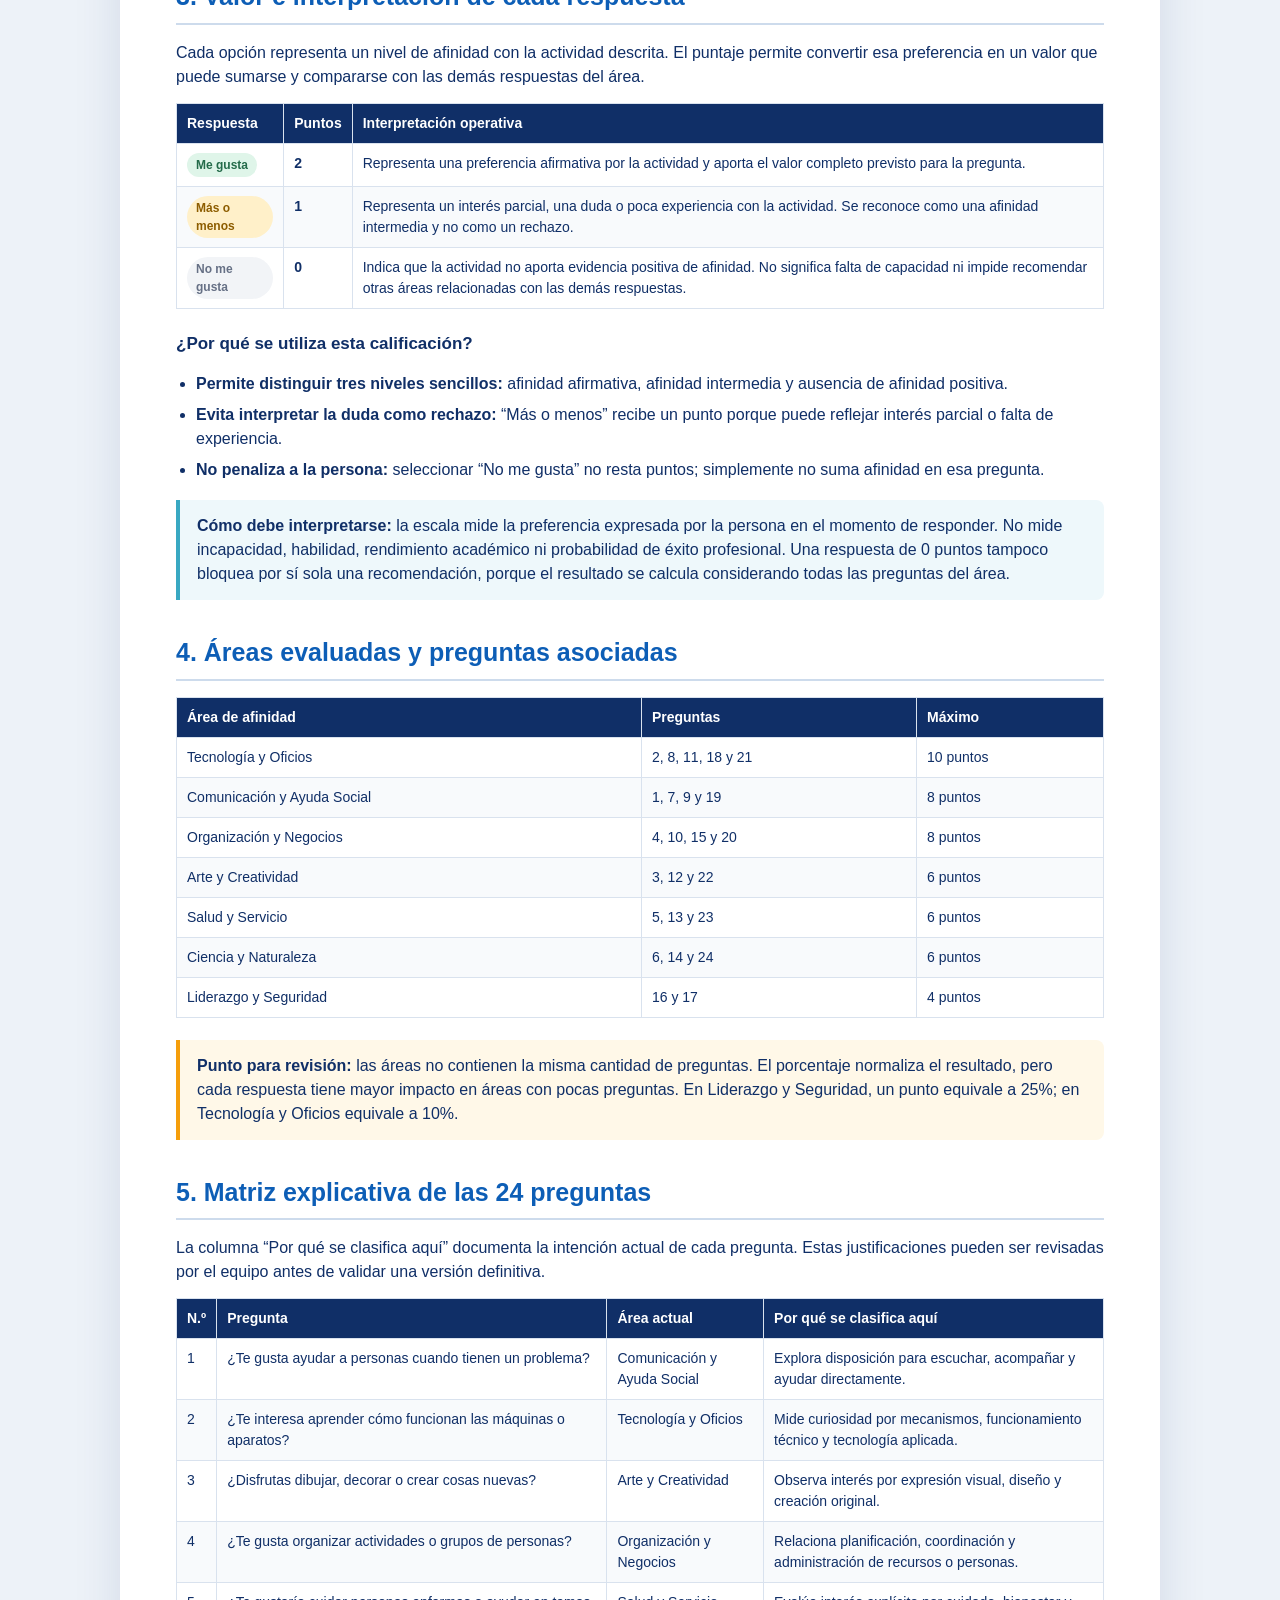
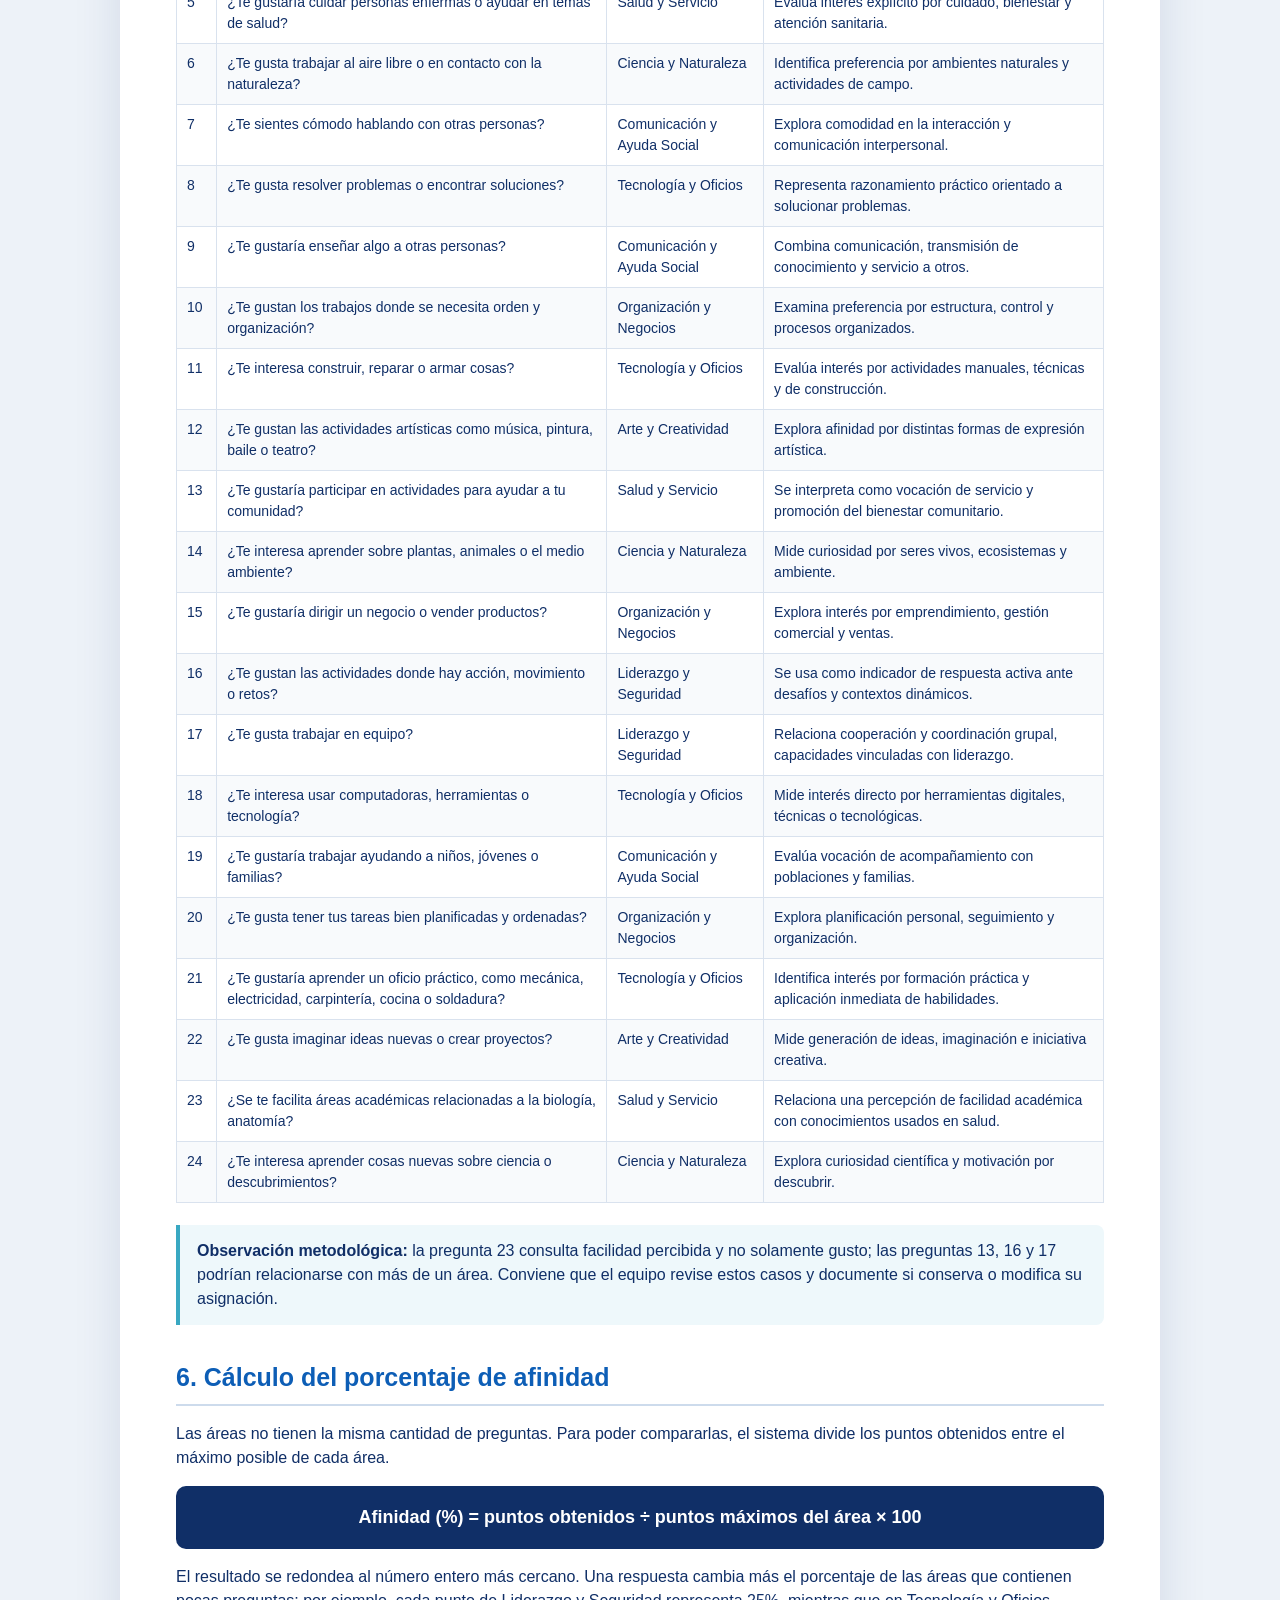
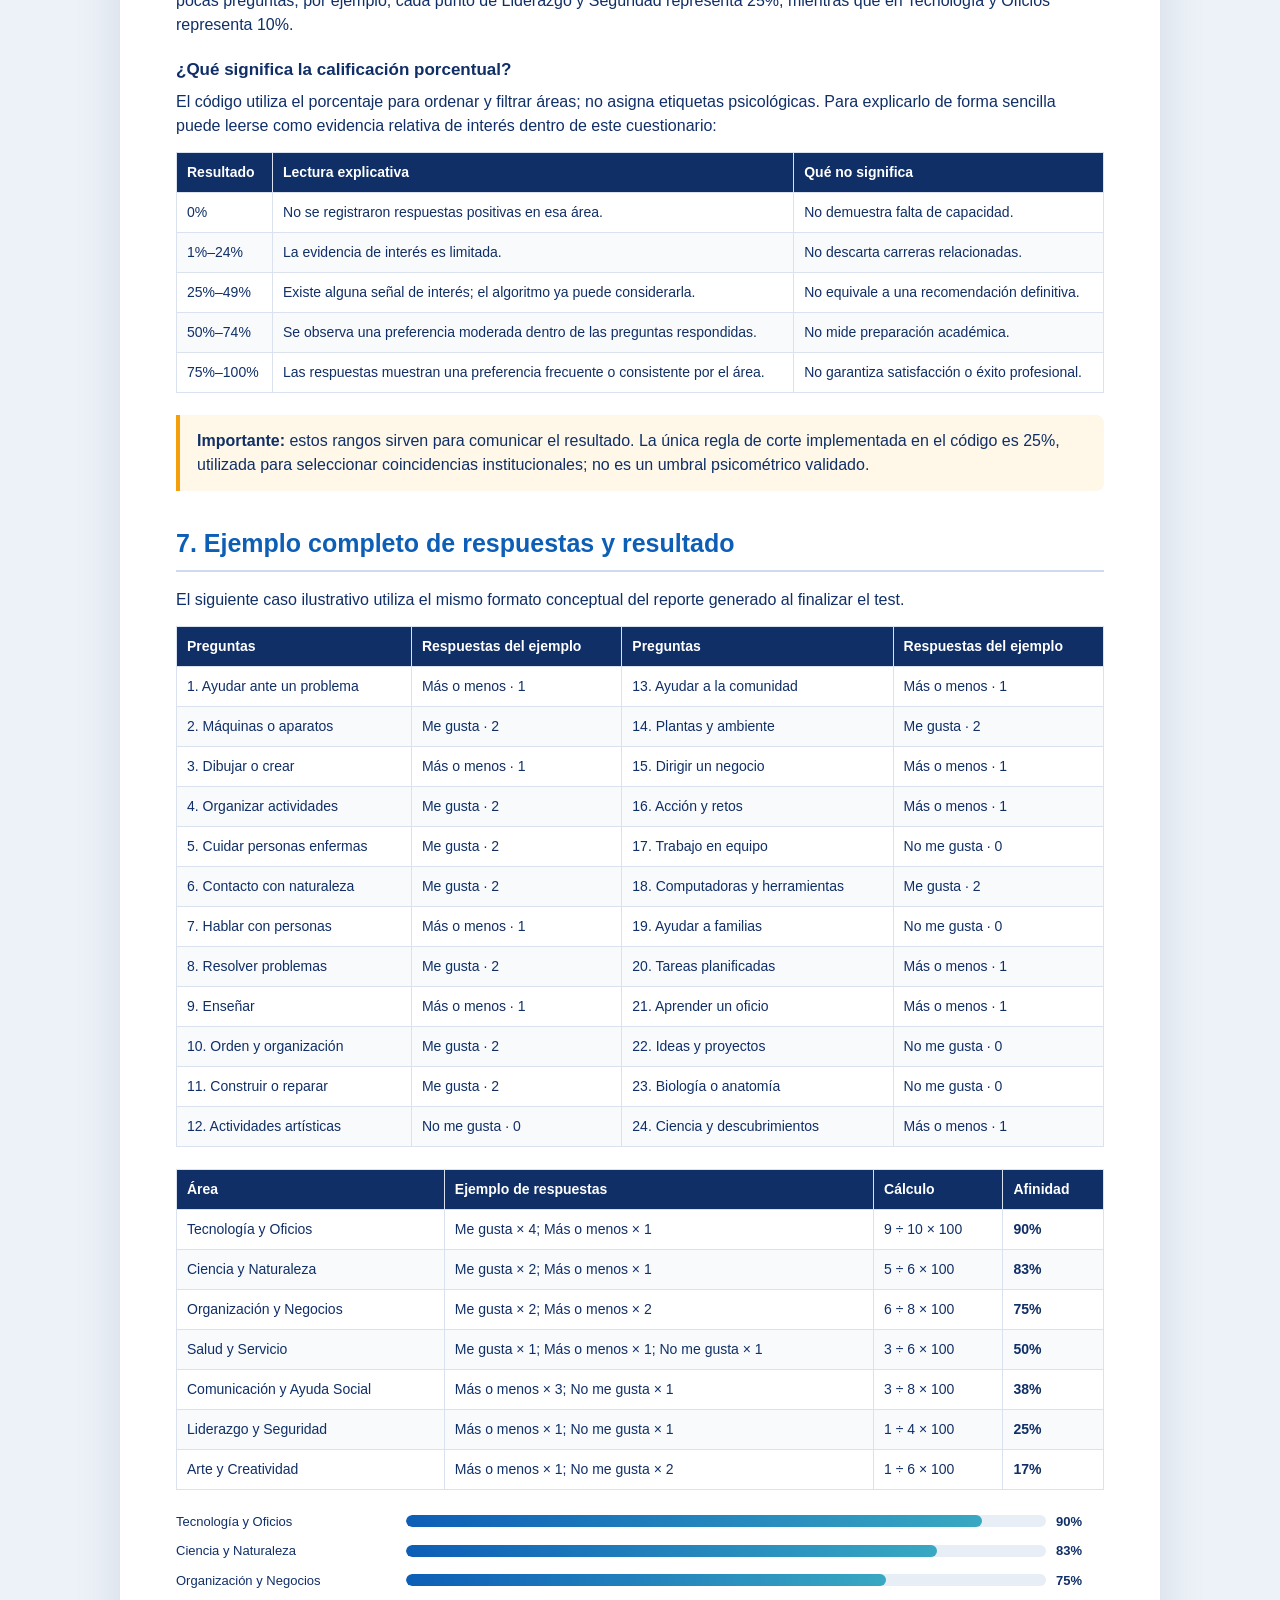
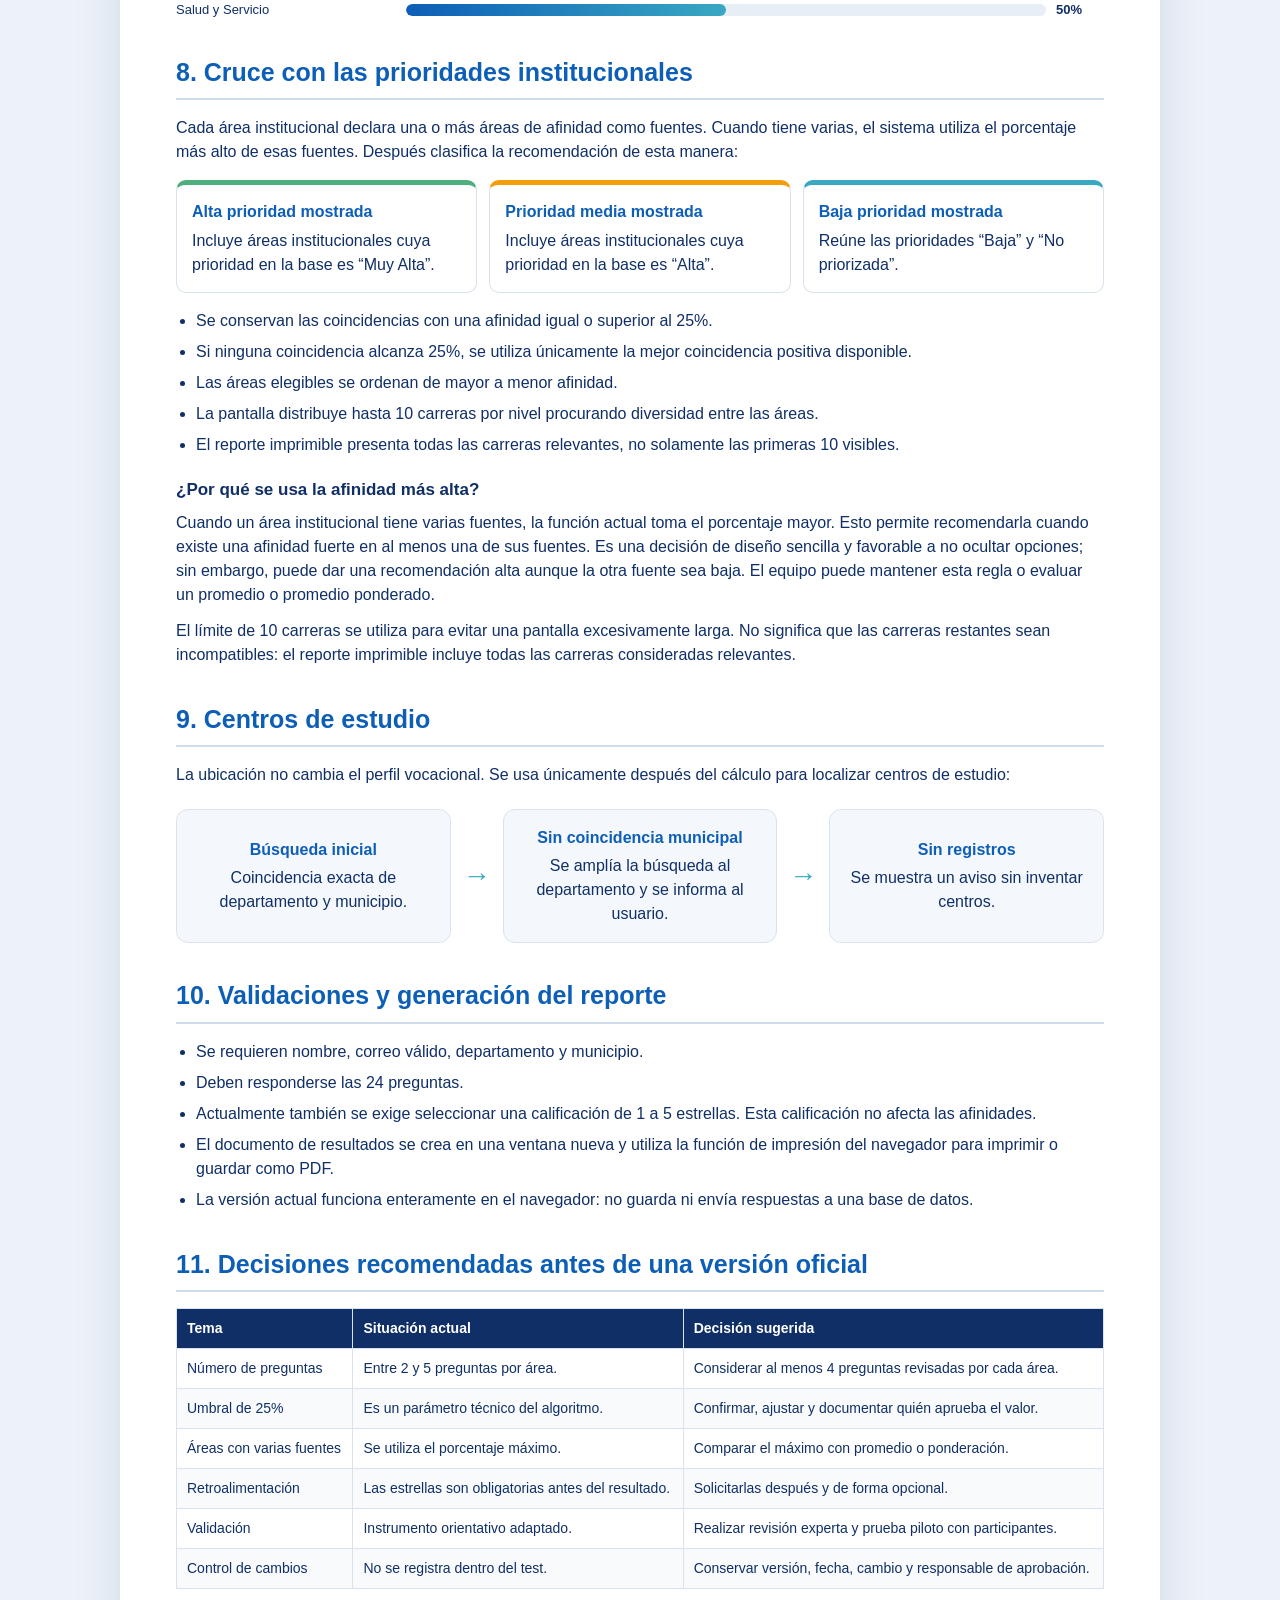
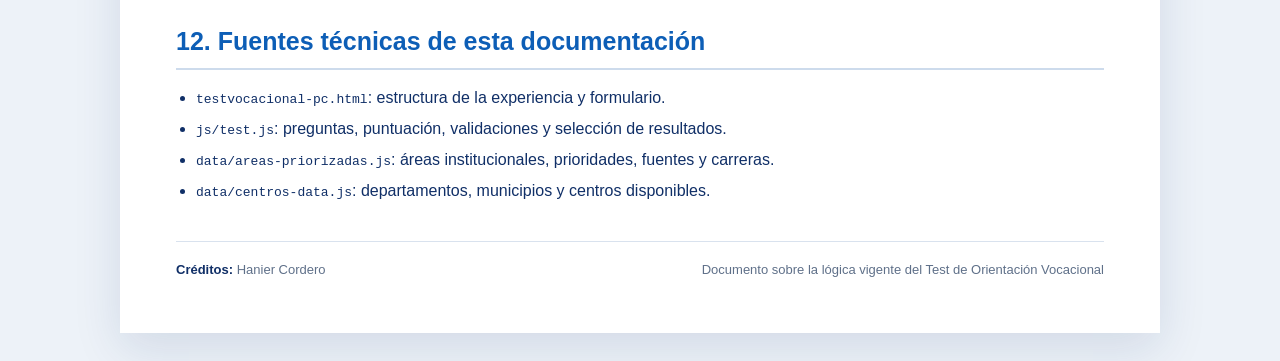
<file: Preview El Tip 1 2 3/documentacion-logica-test.html>
<!doctype html>
<html lang="es">
<head>
<meta charset="utf-8">
<meta name="viewport" content="width=device-width,initial-scale=1">
<link rel="icon" href="assets/becas.ico" sizes="any">
<title>Lógica del Test de Orientación Vocacional</title>
<style>
  :root{--blue:#0d5eb6;--navy:#102f67;--sky:#39a8c2;--orange:#f59e0b;--green:#4caf7d;--soft:#f4f8fd;--line:#d9e2ee;--muted:#5f7089;--white:#fff}
  *{box-sizing:border-box}
  body{margin:0;background:#edf2f8;color:var(--navy);font-family:Arial,"Segoe UI",sans-serif;line-height:1.5}
  .document{width:min(1040px,calc(100% - 32px));margin:28px auto;background:var(--white);box-shadow:0 16px 45px rgba(16,47,103,.12)}
  .cover{min-height:520px;padding:42px 56px;background:linear-gradient(145deg,#fff 55%,#eef8fb);position:relative;overflow:hidden;display:flex;flex-direction:column}
  .cover:after{content:"";position:absolute;width:310px;height:310px;border-radius:50%;right:-120px;bottom:-130px;background:rgba(57,168,194,.14)}
  .logos{display:flex;align-items:center;justify-content:space-between}.logos img:first-child{width:62px}.logos img:last-child{width:155px}
  .cover-copy{margin:auto 0;max-width:720px;position:relative;z-index:1}
  .eyebrow{color:var(--sky);font-size:12px;font-weight:800;letter-spacing:.14em;text-transform:uppercase}
  h1{font-size:42px;line-height:1.08;margin:12px 0;color:var(--blue)}
  .subtitle{font-size:20px;color:var(--muted);max-width:680px}
  .credit{margin-top:34px;padding-left:15px;border-left:4px solid var(--orange)}
  .credit strong{display:block;font-size:18px;color:var(--navy)}
  .content{padding:42px 56px 54px}
  h2{font-size:25px;color:var(--blue);border-bottom:2px solid #cddbec;padding-bottom:7px;margin:34px 0 16px}
  h2:first-child{margin-top:0}h3{font-size:17px;color:var(--navy);margin:20px 0 8px}
  p{margin:7px 0 12px}.lead{font-size:17px;color:#36517f}
  .notice{background:#fff8e8;border-left:4px solid var(--orange);padding:14px 17px;margin:18px 0;border-radius:0 8px 8px 0}
  .info{background:#eef8fb;border-left:4px solid var(--sky);padding:14px 17px;margin:18px 0;border-radius:0 8px 8px 0}
  .formula{background:var(--navy);color:#fff;border-radius:10px;text-align:center;padding:18px;margin:16px 0;font-size:18px;font-weight:700}
  .flow{display:grid;grid-template-columns:1fr 42px 1fr 42px 1fr;align-items:stretch;margin:22px 0;gap:5px}
  .flow-step{border:1px solid var(--line);border-radius:12px;padding:16px;text-align:center;background:var(--soft);display:flex;flex-direction:column;justify-content:center;min-height:105px}
  .flow-step strong{display:block;color:var(--blue);margin-bottom:4px}.arrow{display:flex;align-items:center;justify-content:center;color:var(--sky);font-size:28px;font-weight:700}
  .flow.second{grid-template-columns:1fr 42px 1fr 42px 1fr;margin-top:5px}
  table{width:100%;border-collapse:collapse;margin:14px 0 22px;font-size:14px}th,td{border:1px solid var(--line);padding:9px 10px;text-align:left;vertical-align:top}th{background:var(--navy);color:#fff}tr:nth-child(even) td{background:#f8fafc}
  .answer{display:inline-block;border-radius:999px;padding:3px 9px;font-weight:700;font-size:12px}.like{background:#dff5e9;color:#246b4a}.mid{background:#fff0c9;color:#8d5d00}.no{background:#f2f4f7;color:#667085}
  .cards{display:grid;grid-template-columns:repeat(3,1fr);gap:12px;margin:16px 0}.card{padding:15px;border:1px solid var(--line);border-radius:10px}.card b{display:block;color:var(--blue);margin-bottom:5px}.card.high{border-top:5px solid var(--green)}.card.medium{border-top:5px solid var(--orange)}.card.low{border-top:5px solid var(--sky)}
  .bar-row{display:grid;grid-template-columns:220px 1fr 48px;gap:10px;align-items:center;margin:10px 0;font-size:13px}.bar{height:12px;background:#e8eef5;border-radius:99px;overflow:hidden}.bar span{display:block;height:100%;background:linear-gradient(90deg,var(--blue),var(--sky));border-radius:99px}
  .rules{padding-left:20px}.rules li{margin:7px 0}
  .footer-credit{margin-top:38px;padding-top:18px;border-top:1px solid var(--line);display:flex;justify-content:space-between;gap:20px;color:var(--muted);font-size:13px}.footer-credit strong{color:var(--navy)}
  .print-button{position:fixed;right:22px;bottom:22px;border:0;border-radius:999px;background:var(--blue);color:#fff;padding:13px 20px;font-weight:700;cursor:pointer;box-shadow:0 8px 22px rgba(13,94,182,.28)}
  @media(max-width:760px){.cover,.content{padding:30px 24px}h1{font-size:32px}.flow,.flow.second{grid-template-columns:1fr}.arrow{transform:rotate(90deg);height:30px}.cards{grid-template-columns:1fr}.bar-row{grid-template-columns:140px 1fr 42px}.footer-credit{display:block}}
  @page{size:letter portrait;margin:.55in}
  @media print{
    html,body{width:auto;height:auto;background:#fff;font-size:9pt;line-height:1.32;-webkit-print-color-adjust:exact;print-color-adjust:exact}
    .document{width:100%;margin:0;box-shadow:none}
    .cover{height:9.9in;min-height:0;padding:.35in .4in;break-after:page;page-break-after:always}
    .cover-copy{margin:auto 0}.cover:after{width:250px;height:250px}
    .logos img:first-child{width:54px}.logos img:last-child{width:140px}
    h1{font-size:30pt}.subtitle{font-size:14pt}
    .content{padding:0}
    h2{font-size:17pt;margin:16px 0 9px;padding-bottom:4px;break-after:avoid;page-break-after:avoid}
    h3{font-size:11pt;margin:11px 0 5px}p{margin:4px 0 7px}.lead{font-size:10pt}
    .notice,.info{padding:8px 10px;margin:9px 0}.formula{padding:11px;margin:9px 0;font-size:12pt}
    .flow,.flow.second{margin:10px 0;gap:3px}.flow-step{padding:9px;min-height:66px}.arrow{font-size:20px}
    table{font-size:8pt;margin:7px 0 12px}thead{display:table-header-group}tr{break-inside:avoid;page-break-inside:avoid}th,td{padding:5px 6px}
    .cards{gap:7px;margin:8px 0}.card{padding:9px}.rules{margin:6px 0;padding-left:17px}.rules li{margin:3px 0}
    .bar-row{margin:5px 0}.footer-credit{margin-top:20px;padding-top:10px}
    .print-button{display:none}
    .flow,.cards,.formula,.notice,.info,.bar-row,.footer-credit{break-inside:avoid;page-break-inside:avoid}
  }
</style>
</head>
<body>
<article class="document">
  <header class="cover">
    <div class="logos">
      <img src="assets/gobierno-logo.png" alt="Gobierno de Guatemala">
      <img src="assets/becas-logo.png" alt="Becas por Nuestro Futuro">
    </div>
    <div class="cover-copy">
      <div class="eyebrow">Documento explicativo</div>
      <h1>Lógica actual del Test de Orientación Vocacional</h1>
      <p class="subtitle">Descripción del proceso de puntuación, cálculo de afinidad y generación de recomendaciones académicas.</p>
      <p><strong>Versión 1.0 · Agosto de 2026</strong><br>Basada en la lógica vigente del archivo <code>js/test.js</code>.</p>
      <!-- Créditos de portada reservados para incorporarlos en una versión futura. -->
    </div>
  </header>

  <main class="content">
    <h2>1. Propósito del instrumento</h2>
    <p class="lead">El test ofrece una orientación inicial sobre los intereses de la persona participante. Las respuestas se convierten en porcentajes de afinidad y luego se relacionan con las áreas y carreras priorizadas por el programa Becas por Nuestro Futuro.</p>
    <div class="notice"><strong>Alcance:</strong> el resultado es una guía de apoyo. No sustituye una evaluación vocacional profesional ni determina obligatoriamente qué carrera debe estudiar la persona.</div>
    <div class="info"><strong>Referencia metodológica:</strong> el instrumento toma ideas generales de orientación vocacional asociadas con CHASIDE y RIASEC, pero utiliza siete áreas propias y una lógica adaptada al programa. No debe presentarse como una aplicación estandarizada o validada de esos instrumentos.</div>
    <h3>Tres resultados que no deben confundirse</h3>
    <div class="cards">
      <div class="card"><b>1. Afinidad personal</b>Expresa cuánto interés manifestó la persona en actividades relacionadas con un área.</div>
      <div class="card"><b>2. Prioridad institucional</b>Indica la clasificación que el programa asignó a un conjunto de carreras.</div>
      <div class="card"><b>3. Oferta educativa</b>Muestra centros disponibles según la ubicación registrada.</div>
    </div>
    <p>Una afinidad alta no cambia la prioridad institucional de una carrera. De la misma manera, la ausencia de un centro cercano no reduce la afinidad vocacional obtenida.</p>

    <h2>2. Recorrido general</h2>
    <div class="flow">
      <div class="flow-step"><strong>1. Datos</strong>Nombre, correo, departamento y municipio.</div><div class="arrow">→</div>
      <div class="flow-step"><strong>2. Respuestas</strong>La persona responde las 24 preguntas.</div><div class="arrow">→</div>
      <div class="flow-step"><strong>3. Puntuación</strong>Cada respuesta aporta 2, 1 o 0 puntos.</div>
    </div>
    <div class="flow second">
      <div class="flow-step"><strong>4. Afinidad</strong>Los puntos se convierten en porcentajes por área.</div><div class="arrow">→</div>
      <div class="flow-step"><strong>5. Cruce institucional</strong>Las afinidades se comparan con las áreas priorizadas.</div><div class="arrow">→</div>
      <div class="flow-step"><strong>6. Resultado</strong>Se muestran carreras, centros de estudio y reporte imprimible.</div>
    </div>

    <h2>3. Valor e interpretación de cada respuesta</h2>
    <p>Cada opción representa un nivel de afinidad con la actividad descrita. El puntaje permite convertir esa preferencia en un valor que puede sumarse y compararse con las demás respuestas del área.</p>
    <table>
      <thead><tr><th>Respuesta</th><th>Puntos</th><th>Interpretación operativa</th></tr></thead>
      <tbody>
        <tr><td><span class="answer like">Me gusta</span></td><td><strong>2</strong></td><td>Representa una preferencia afirmativa por la actividad y aporta el valor completo previsto para la pregunta.</td></tr>
        <tr><td><span class="answer mid">Más o menos</span></td><td><strong>1</strong></td><td>Representa un interés parcial, una duda o poca experiencia con la actividad. Se reconoce como una afinidad intermedia y no como un rechazo.</td></tr>
        <tr><td><span class="answer no">No me gusta</span></td><td><strong>0</strong></td><td>Indica que la actividad no aporta evidencia positiva de afinidad. No significa falta de capacidad ni impide recomendar otras áreas relacionadas con las demás respuestas.</td></tr>
      </tbody>
    </table>
    <h3>¿Por qué se utiliza esta calificación?</h3>
    <ul class="rules">
      <li><strong>Permite distinguir tres niveles sencillos:</strong> afinidad afirmativa, afinidad intermedia y ausencia de afinidad positiva.</li>
      <li><strong>Evita interpretar la duda como rechazo:</strong> “Más o menos” recibe un punto porque puede reflejar interés parcial o falta de experiencia.</li>
      <li><strong>No penaliza a la persona:</strong> seleccionar “No me gusta” no resta puntos; simplemente no suma afinidad en esa pregunta.</li>
    </ul>
    <div class="info"><strong>Cómo debe interpretarse:</strong> la escala mide la preferencia expresada por la persona en el momento de responder. No mide incapacidad, habilidad, rendimiento académico ni probabilidad de éxito profesional. Una respuesta de 0 puntos tampoco bloquea por sí sola una recomendación, porque el resultado se calcula considerando todas las preguntas del área.</div>

    <h2>4. Áreas evaluadas y preguntas asociadas</h2>
    <table>
      <thead><tr><th>Área de afinidad</th><th>Preguntas</th><th>Máximo</th></tr></thead>
      <tbody>
        <tr><td>Tecnología y Oficios</td><td>2, 8, 11, 18 y 21</td><td>10 puntos</td></tr>
        <tr><td>Comunicación y Ayuda Social</td><td>1, 7, 9 y 19</td><td>8 puntos</td></tr>
        <tr><td>Organización y Negocios</td><td>4, 10, 15 y 20</td><td>8 puntos</td></tr>
        <tr><td>Arte y Creatividad</td><td>3, 12 y 22</td><td>6 puntos</td></tr>
        <tr><td>Salud y Servicio</td><td>5, 13 y 23</td><td>6 puntos</td></tr>
        <tr><td>Ciencia y Naturaleza</td><td>6, 14 y 24</td><td>6 puntos</td></tr>
        <tr><td>Liderazgo y Seguridad</td><td>16 y 17</td><td>4 puntos</td></tr>
      </tbody>
    </table>
    <div class="notice"><strong>Punto para revisión:</strong> las áreas no contienen la misma cantidad de preguntas. El porcentaje normaliza el resultado, pero cada respuesta tiene mayor impacto en áreas con pocas preguntas. En Liderazgo y Seguridad, un punto equivale a 25%; en Tecnología y Oficios equivale a 10%.</div>

    <h2>5. Matriz explicativa de las 24 preguntas</h2>
    <p>La columna “Por qué se clasifica aquí” documenta la intención actual de cada pregunta. Estas justificaciones pueden ser revisadas por el equipo antes de validar una versión definitiva.</p>
    <table>
      <thead><tr><th>N.º</th><th>Pregunta</th><th>Área actual</th><th>Por qué se clasifica aquí</th></tr></thead>
      <tbody>
        <tr><td>1</td><td>¿Te gusta ayudar a personas cuando tienen un problema?</td><td>Comunicación y Ayuda Social</td><td>Explora disposición para escuchar, acompañar y ayudar directamente.</td></tr>
        <tr><td>2</td><td>¿Te interesa aprender cómo funcionan las máquinas o aparatos?</td><td>Tecnología y Oficios</td><td>Mide curiosidad por mecanismos, funcionamiento técnico y tecnología aplicada.</td></tr>
        <tr><td>3</td><td>¿Disfrutas dibujar, decorar o crear cosas nuevas?</td><td>Arte y Creatividad</td><td>Observa interés por expresión visual, diseño y creación original.</td></tr>
        <tr><td>4</td><td>¿Te gusta organizar actividades o grupos de personas?</td><td>Organización y Negocios</td><td>Relaciona planificación, coordinación y administración de recursos o personas.</td></tr>
        <tr><td>5</td><td>¿Te gustaría cuidar personas enfermas o ayudar en temas de salud?</td><td>Salud y Servicio</td><td>Evalúa interés explícito por cuidado, bienestar y atención sanitaria.</td></tr>
        <tr><td>6</td><td>¿Te gusta trabajar al aire libre o en contacto con la naturaleza?</td><td>Ciencia y Naturaleza</td><td>Identifica preferencia por ambientes naturales y actividades de campo.</td></tr>
        <tr><td>7</td><td>¿Te sientes cómodo hablando con otras personas?</td><td>Comunicación y Ayuda Social</td><td>Explora comodidad en la interacción y comunicación interpersonal.</td></tr>
        <tr><td>8</td><td>¿Te gusta resolver problemas o encontrar soluciones?</td><td>Tecnología y Oficios</td><td>Representa razonamiento práctico orientado a solucionar problemas.</td></tr>
        <tr><td>9</td><td>¿Te gustaría enseñar algo a otras personas?</td><td>Comunicación y Ayuda Social</td><td>Combina comunicación, transmisión de conocimiento y servicio a otros.</td></tr>
        <tr><td>10</td><td>¿Te gustan los trabajos donde se necesita orden y organización?</td><td>Organización y Negocios</td><td>Examina preferencia por estructura, control y procesos organizados.</td></tr>
        <tr><td>11</td><td>¿Te interesa construir, reparar o armar cosas?</td><td>Tecnología y Oficios</td><td>Evalúa interés por actividades manuales, técnicas y de construcción.</td></tr>
        <tr><td>12</td><td>¿Te gustan las actividades artísticas como música, pintura, baile o teatro?</td><td>Arte y Creatividad</td><td>Explora afinidad por distintas formas de expresión artística.</td></tr>
        <tr><td>13</td><td>¿Te gustaría participar en actividades para ayudar a tu comunidad?</td><td>Salud y Servicio</td><td>Se interpreta como vocación de servicio y promoción del bienestar comunitario.</td></tr>
        <tr><td>14</td><td>¿Te interesa aprender sobre plantas, animales o el medio ambiente?</td><td>Ciencia y Naturaleza</td><td>Mide curiosidad por seres vivos, ecosistemas y ambiente.</td></tr>
        <tr><td>15</td><td>¿Te gustaría dirigir un negocio o vender productos?</td><td>Organización y Negocios</td><td>Explora interés por emprendimiento, gestión comercial y ventas.</td></tr>
        <tr><td>16</td><td>¿Te gustan las actividades donde hay acción, movimiento o retos?</td><td>Liderazgo y Seguridad</td><td>Se usa como indicador de respuesta activa ante desafíos y contextos dinámicos.</td></tr>
        <tr><td>17</td><td>¿Te gusta trabajar en equipo?</td><td>Liderazgo y Seguridad</td><td>Relaciona cooperación y coordinación grupal, capacidades vinculadas con liderazgo.</td></tr>
        <tr><td>18</td><td>¿Te interesa usar computadoras, herramientas o tecnología?</td><td>Tecnología y Oficios</td><td>Mide interés directo por herramientas digitales, técnicas o tecnológicas.</td></tr>
        <tr><td>19</td><td>¿Te gustaría trabajar ayudando a niños, jóvenes o familias?</td><td>Comunicación y Ayuda Social</td><td>Evalúa vocación de acompañamiento con poblaciones y familias.</td></tr>
        <tr><td>20</td><td>¿Te gusta tener tus tareas bien planificadas y ordenadas?</td><td>Organización y Negocios</td><td>Explora planificación personal, seguimiento y organización.</td></tr>
        <tr><td>21</td><td>¿Te gustaría aprender un oficio práctico, como mecánica, electricidad, carpintería, cocina o soldadura?</td><td>Tecnología y Oficios</td><td>Identifica interés por formación práctica y aplicación inmediata de habilidades.</td></tr>
        <tr><td>22</td><td>¿Te gusta imaginar ideas nuevas o crear proyectos?</td><td>Arte y Creatividad</td><td>Mide generación de ideas, imaginación e iniciativa creativa.</td></tr>
        <tr><td>23</td><td>¿Se te facilita áreas académicas relacionadas a la biología, anatomía?</td><td>Salud y Servicio</td><td>Relaciona una percepción de facilidad académica con conocimientos usados en salud.</td></tr>
        <tr><td>24</td><td>¿Te interesa aprender cosas nuevas sobre ciencia o descubrimientos?</td><td>Ciencia y Naturaleza</td><td>Explora curiosidad científica y motivación por descubrir.</td></tr>
      </tbody>
    </table>
    <div class="info"><strong>Observación metodológica:</strong> la pregunta 23 consulta facilidad percibida y no solamente gusto; las preguntas 13, 16 y 17 podrían relacionarse con más de un área. Conviene que el equipo revise estos casos y documente si conserva o modifica su asignación.</div>

    <h2>6. Cálculo del porcentaje de afinidad</h2>
    <p>Las áreas no tienen la misma cantidad de preguntas. Para poder compararlas, el sistema divide los puntos obtenidos entre el máximo posible de cada área.</p>
    <div class="formula">Afinidad (%) = puntos obtenidos ÷ puntos máximos del área × 100</div>
    <p>El resultado se redondea al número entero más cercano. Una respuesta cambia más el porcentaje de las áreas que contienen pocas preguntas; por ejemplo, cada punto de Liderazgo y Seguridad representa 25%, mientras que en Tecnología y Oficios representa 10%.</p>
    <h3>¿Qué significa la calificación porcentual?</h3>
    <p>El código utiliza el porcentaje para ordenar y filtrar áreas; no asigna etiquetas psicológicas. Para explicarlo de forma sencilla puede leerse como evidencia relativa de interés dentro de este cuestionario:</p>
    <table>
      <thead><tr><th>Resultado</th><th>Lectura explicativa</th><th>Qué no significa</th></tr></thead>
      <tbody>
        <tr><td>0%</td><td>No se registraron respuestas positivas en esa área.</td><td>No demuestra falta de capacidad.</td></tr>
        <tr><td>1%–24%</td><td>La evidencia de interés es limitada.</td><td>No descarta carreras relacionadas.</td></tr>
        <tr><td>25%–49%</td><td>Existe alguna señal de interés; el algoritmo ya puede considerarla.</td><td>No equivale a una recomendación definitiva.</td></tr>
        <tr><td>50%–74%</td><td>Se observa una preferencia moderada dentro de las preguntas respondidas.</td><td>No mide preparación académica.</td></tr>
        <tr><td>75%–100%</td><td>Las respuestas muestran una preferencia frecuente o consistente por el área.</td><td>No garantiza satisfacción o éxito profesional.</td></tr>
      </tbody>
    </table>
    <div class="notice"><strong>Importante:</strong> estos rangos sirven para comunicar el resultado. La única regla de corte implementada en el código es 25%, utilizada para seleccionar coincidencias institucionales; no es un umbral psicométrico validado.</div>

    <h2>7. Ejemplo completo de respuestas y resultado</h2>
    <p>El siguiente caso ilustrativo utiliza el mismo formato conceptual del reporte generado al finalizar el test.</p>
    <table>
      <thead><tr><th>Preguntas</th><th>Respuestas del ejemplo</th><th>Preguntas</th><th>Respuestas del ejemplo</th></tr></thead>
      <tbody>
        <tr><td>1. Ayudar ante un problema</td><td>Más o menos · 1</td><td>13. Ayudar a la comunidad</td><td>Más o menos · 1</td></tr>
        <tr><td>2. Máquinas o aparatos</td><td>Me gusta · 2</td><td>14. Plantas y ambiente</td><td>Me gusta · 2</td></tr>
        <tr><td>3. Dibujar o crear</td><td>Más o menos · 1</td><td>15. Dirigir un negocio</td><td>Más o menos · 1</td></tr>
        <tr><td>4. Organizar actividades</td><td>Me gusta · 2</td><td>16. Acción y retos</td><td>Más o menos · 1</td></tr>
        <tr><td>5. Cuidar personas enfermas</td><td>Me gusta · 2</td><td>17. Trabajo en equipo</td><td>No me gusta · 0</td></tr>
        <tr><td>6. Contacto con naturaleza</td><td>Me gusta · 2</td><td>18. Computadoras y herramientas</td><td>Me gusta · 2</td></tr>
        <tr><td>7. Hablar con personas</td><td>Más o menos · 1</td><td>19. Ayudar a familias</td><td>No me gusta · 0</td></tr>
        <tr><td>8. Resolver problemas</td><td>Me gusta · 2</td><td>20. Tareas planificadas</td><td>Más o menos · 1</td></tr>
        <tr><td>9. Enseñar</td><td>Más o menos · 1</td><td>21. Aprender un oficio</td><td>Más o menos · 1</td></tr>
        <tr><td>10. Orden y organización</td><td>Me gusta · 2</td><td>22. Ideas y proyectos</td><td>No me gusta · 0</td></tr>
        <tr><td>11. Construir o reparar</td><td>Me gusta · 2</td><td>23. Biología o anatomía</td><td>No me gusta · 0</td></tr>
        <tr><td>12. Actividades artísticas</td><td>No me gusta · 0</td><td>24. Ciencia y descubrimientos</td><td>Más o menos · 1</td></tr>
      </tbody>
    </table>
    <table>
      <thead><tr><th>Área</th><th>Ejemplo de respuestas</th><th>Cálculo</th><th>Afinidad</th></tr></thead>
      <tbody>
        <tr><td>Tecnología y Oficios</td><td>Me gusta × 4; Más o menos × 1</td><td>9 ÷ 10 × 100</td><td><strong>90%</strong></td></tr>
        <tr><td>Ciencia y Naturaleza</td><td>Me gusta × 2; Más o menos × 1</td><td>5 ÷ 6 × 100</td><td><strong>83%</strong></td></tr>
        <tr><td>Organización y Negocios</td><td>Me gusta × 2; Más o menos × 2</td><td>6 ÷ 8 × 100</td><td><strong>75%</strong></td></tr>
        <tr><td>Salud y Servicio</td><td>Me gusta × 1; Más o menos × 1; No me gusta × 1</td><td>3 ÷ 6 × 100</td><td><strong>50%</strong></td></tr>
        <tr><td>Comunicación y Ayuda Social</td><td>Más o menos × 3; No me gusta × 1</td><td>3 ÷ 8 × 100</td><td><strong>38%</strong></td></tr>
        <tr><td>Liderazgo y Seguridad</td><td>Más o menos × 1; No me gusta × 1</td><td>1 ÷ 4 × 100</td><td><strong>25%</strong></td></tr>
        <tr><td>Arte y Creatividad</td><td>Más o menos × 1; No me gusta × 2</td><td>1 ÷ 6 × 100</td><td><strong>17%</strong></td></tr>
      </tbody>
    </table>
    <div class="bar-row"><span>Tecnología y Oficios</span><div class="bar"><span style="width:90%"></span></div><strong>90%</strong></div>
    <div class="bar-row"><span>Ciencia y Naturaleza</span><div class="bar"><span style="width:83%"></span></div><strong>83%</strong></div>
    <div class="bar-row"><span>Organización y Negocios</span><div class="bar"><span style="width:75%"></span></div><strong>75%</strong></div>
    <div class="bar-row"><span>Salud y Servicio</span><div class="bar"><span style="width:50%"></span></div><strong>50%</strong></div>

    <h2>8. Cruce con las prioridades institucionales</h2>
    <p>Cada área institucional declara una o más áreas de afinidad como fuentes. Cuando tiene varias, el sistema utiliza el porcentaje más alto de esas fuentes. Después clasifica la recomendación de esta manera:</p>
    <div class="cards">
      <div class="card high"><b>Alta prioridad mostrada</b>Incluye áreas institucionales cuya prioridad en la base es “Muy Alta”.</div>
      <div class="card medium"><b>Prioridad media mostrada</b>Incluye áreas institucionales cuya prioridad en la base es “Alta”.</div>
      <div class="card low"><b>Baja prioridad mostrada</b>Reúne las prioridades “Baja” y “No priorizada”.</div>
    </div>
    <ul class="rules">
      <li>Se conservan las coincidencias con una afinidad igual o superior al 25%.</li>
      <li>Si ninguna coincidencia alcanza 25%, se utiliza únicamente la mejor coincidencia positiva disponible.</li>
      <li>Las áreas elegibles se ordenan de mayor a menor afinidad.</li>
      <li>La pantalla distribuye hasta 10 carreras por nivel procurando diversidad entre las áreas.</li>
      <li>El reporte imprimible presenta todas las carreras relevantes, no solamente las primeras 10 visibles.</li>
    </ul>
    <h3>¿Por qué se usa la afinidad más alta?</h3>
    <p>Cuando un área institucional tiene varias fuentes, la función actual toma el porcentaje mayor. Esto permite recomendarla cuando existe una afinidad fuerte en al menos una de sus fuentes. Es una decisión de diseño sencilla y favorable a no ocultar opciones; sin embargo, puede dar una recomendación alta aunque la otra fuente sea baja. El equipo puede mantener esta regla o evaluar un promedio o promedio ponderado.</p>
    <p>El límite de 10 carreras se utiliza para evitar una pantalla excesivamente larga. No significa que las carreras restantes sean incompatibles: el reporte imprimible incluye todas las carreras consideradas relevantes.</p>

    <h2>9. Centros de estudio</h2>
    <p>La ubicación no cambia el perfil vocacional. Se usa únicamente después del cálculo para localizar centros de estudio:</p>
    <div class="flow">
      <div class="flow-step"><strong>Búsqueda inicial</strong>Coincidencia exacta de departamento y municipio.</div><div class="arrow">→</div>
      <div class="flow-step"><strong>Sin coincidencia municipal</strong>Se amplía la búsqueda al departamento y se informa al usuario.</div><div class="arrow">→</div>
      <div class="flow-step"><strong>Sin registros</strong>Se muestra un aviso sin inventar centros.</div>
    </div>

    <h2>10. Validaciones y generación del reporte</h2>
    <ul class="rules">
      <li>Se requieren nombre, correo válido, departamento y municipio.</li>
      <li>Deben responderse las 24 preguntas.</li>
      <li>Actualmente también se exige seleccionar una calificación de 1 a 5 estrellas. Esta calificación no afecta las afinidades.</li>
      <li>El documento de resultados se crea en una ventana nueva y utiliza la función de impresión del navegador para imprimir o guardar como PDF.</li>
      <li>La versión actual funciona enteramente en el navegador: no guarda ni envía respuestas a una base de datos.</li>
    </ul>

    <h2>11. Decisiones recomendadas antes de una versión oficial</h2>
    <table>
      <thead><tr><th>Tema</th><th>Situación actual</th><th>Decisión sugerida</th></tr></thead>
      <tbody>
        <tr><td>Número de preguntas</td><td>Entre 2 y 5 preguntas por área.</td><td>Considerar al menos 4 preguntas revisadas por cada área.</td></tr>
        <tr><td>Umbral de 25%</td><td>Es un parámetro técnico del algoritmo.</td><td>Confirmar, ajustar y documentar quién aprueba el valor.</td></tr>
        <tr><td>Áreas con varias fuentes</td><td>Se utiliza el porcentaje máximo.</td><td>Comparar el máximo con promedio o ponderación.</td></tr>
        <tr><td>Retroalimentación</td><td>Las estrellas son obligatorias antes del resultado.</td><td>Solicitarlas después y de forma opcional.</td></tr>
        <tr><td>Validación</td><td>Instrumento orientativo adaptado.</td><td>Realizar revisión experta y prueba piloto con participantes.</td></tr>
        <tr><td>Control de cambios</td><td>No se registra dentro del test.</td><td>Conservar versión, fecha, cambio y responsable de aprobación.</td></tr>
      </tbody>
    </table>

    <h2>12. Fuentes técnicas de esta documentación</h2>
    <ul class="rules">
      <li><code>testvocacional-pc.html</code>: estructura de la experiencia y formulario.</li>
      <li><code>js/test.js</code>: preguntas, puntuación, validaciones y selección de resultados.</li>
      <li><code>data/areas-priorizadas.js</code>: áreas institucionales, prioridades, fuentes y carreras.</li>
      <li><code>data/centros-data.js</code>: departamentos, municipios y centros disponibles.</li>
    </ul>

    <div class="footer-credit">
      <div><strong>Créditos:</strong> Hanier Cordero</div>
      <div>Documento sobre la lógica vigente del Test de Orientación Vocacional</div>
    </div>
  </main>
</article>
<button class="print-button" type="button" onclick="window.print()">Imprimir / guardar PDF</button>
</body>
</html>
</file>
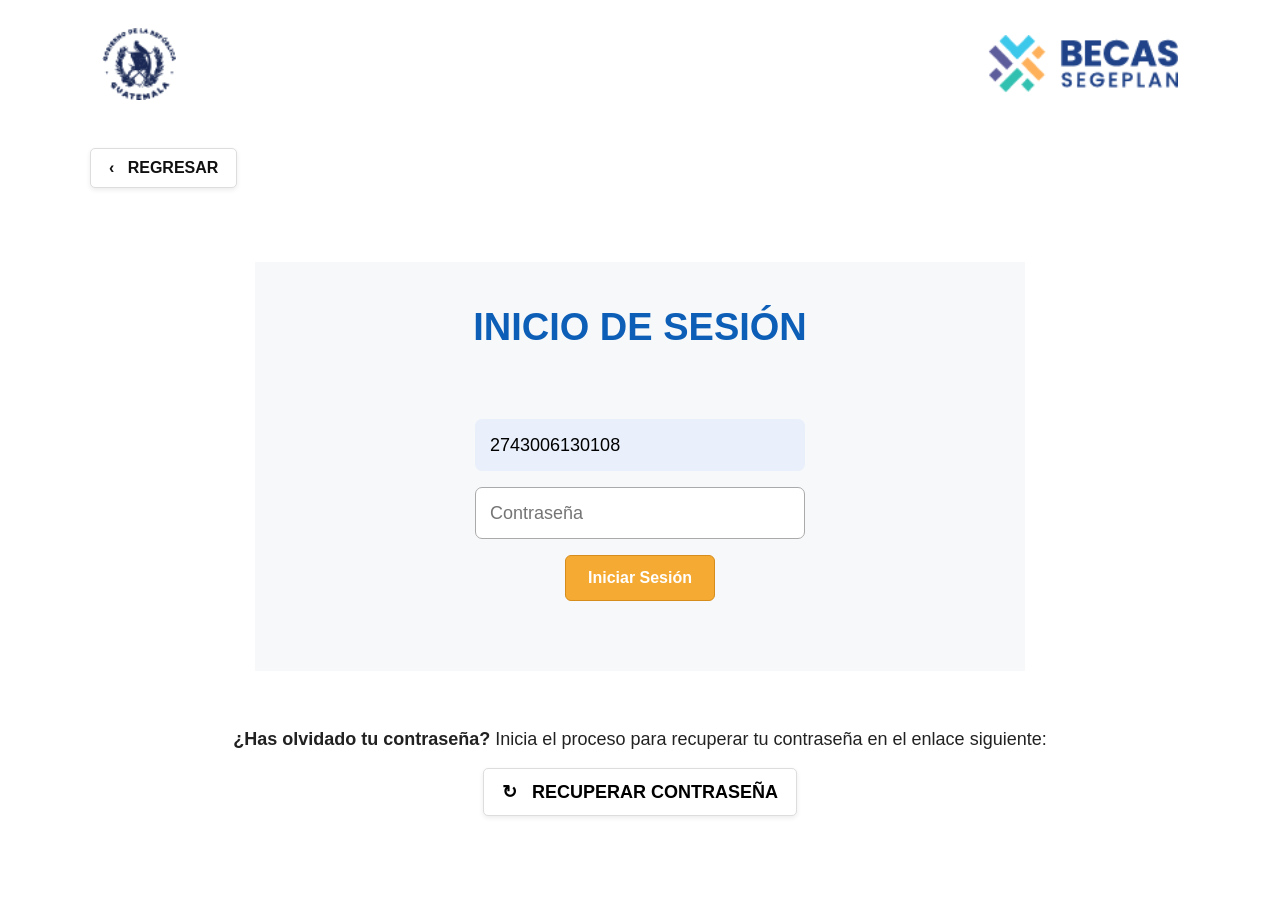
<file: Preview El Tip 1 2 3/login.html>
<!doctype html>
<html lang="es">
<head>
<meta charset="utf-8">
<meta name="viewport" content="width=device-width,initial-scale=1">
<link rel="icon" href="assets/becas.ico" sizes="any">
<title>Inicio de sesión — Becas por Nuestro Futuro</title>
<link rel="stylesheet" href="css/styles.css">
</head>
<body class="login-page">
<header class="site-header">
  <img src="assets/gobierno-logo.png" class="gov-logo" alt="Gobierno de Guatemala">
  <img src="assets/becas-logo.png" class="becas-logo" alt="Becas SEGEPLAN">
</header>
<main class="login-wrap">
  <a class="back-btn" href="index.html">‹ &nbsp; REGRESAR</a>
  <section class="login-card">
    <h1>INICIO DE SESIÓN</h1>
    <form class="login-form" id="loginForm" novalidate>
      <input id="loginUser" type="text" inputmode="numeric" maxlength="13" autocomplete="username" value="2743006130108" aria-label="CUI o DPI">
      <input id="loginPassword" type="password" autocomplete="current-password" placeholder="Contraseña" aria-label="Contraseña">
      <div class="login-error" id="loginError">El CUI/DPI o la contraseña no coinciden con los datos de esta simulación.</div>
      <button class="login-submit" type="submit">Iniciar Sesión</button>
    </form>
  </section>
  <div class="recover"><strong>¿Has olvidado tu contraseña?</strong> Inicia el proceso para recuperar tu contraseña en el enlace siguiente:
    <button type="button">↻ &nbsp; RECUPERAR CONTRASEÑA</button>
  </div>
</main>
<script src="js/login.js"></script>
</body>
</html>
</file>
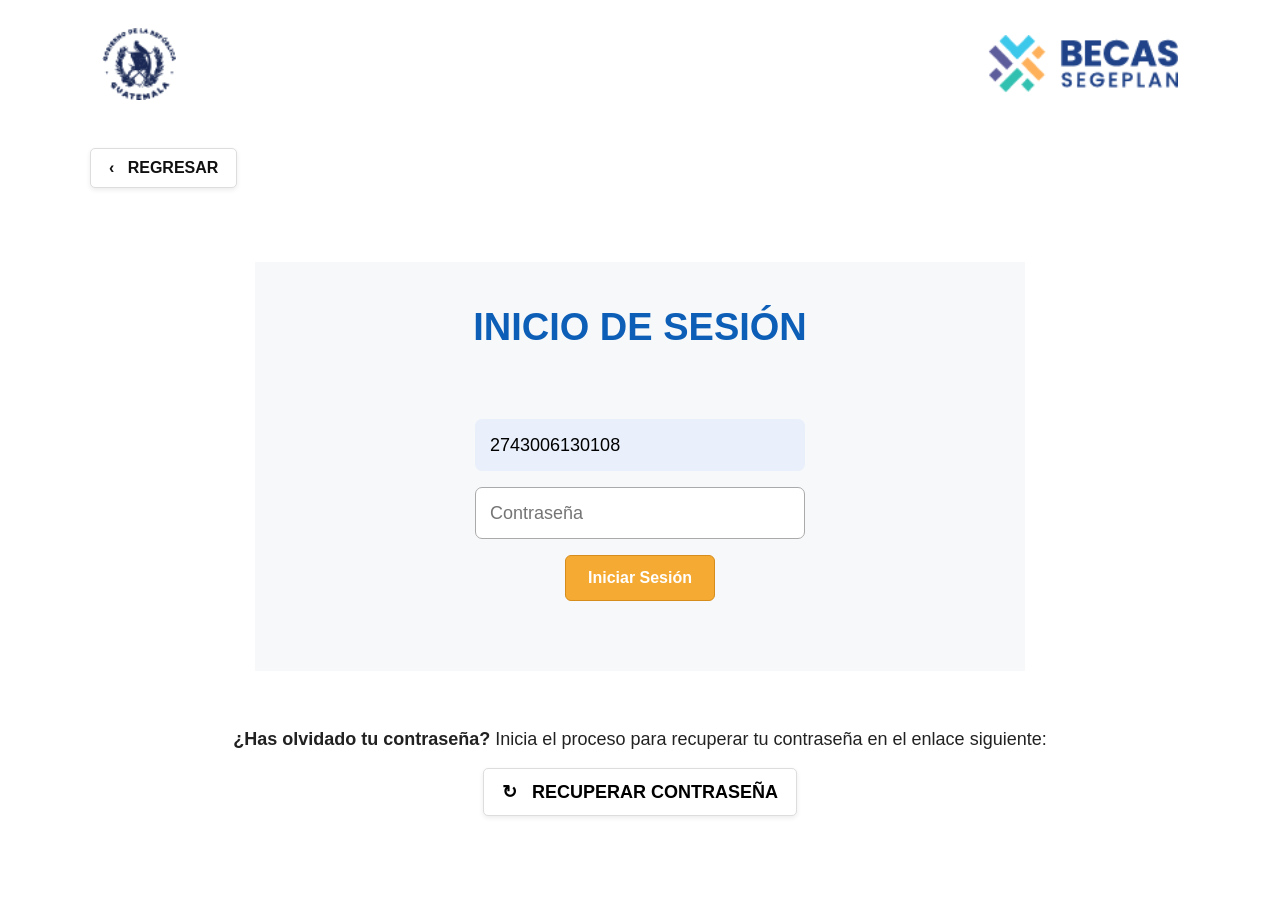
<file: Preview El Tip 1 2 3/portal.html>
<!doctype html>
<html lang="es">
<head>
<meta charset="utf-8">
<meta name="viewport" content="width=device-width,initial-scale=1">
<link rel="icon" href="assets/becas.ico" sizes="any">
<title>Inicio — Postulante</title>
<link rel="stylesheet" href="css/styles.css">
</head>
<body>
<header class="site-header">
  <img src="assets/gobierno-logo.png" class="gov-logo" alt="Gobierno de Guatemala">
  <img src="assets/becas-logo.png" class="becas-logo" alt="Becas SEGEPLAN">
</header>
<main class="portal-main">
  <h1 class="portal-title">INICIO</h1>
  <div class="portal-actions"><button class="back-btn" id="logoutBtn" type="button">‹ &nbsp; SALIR</button></div>
  <section class="welcome">
    <strong>Bienvenido Hanier Iván Cordero Morales</strong>
    <p>En esta sección encuentras información de tu proceso de postulación a Becas por Nuestro Futuro.</p>
  </section>

  <section class="convocatoria" aria-label="Segunda convocatoria 2026">
    <img src="assets/convocatoria-banner.png" alt="Segunda Convocatoria 2026, listado de carreras priorizadas">
  </section>

  <section class="countdown" aria-label="Cuenta regresiva de cierre de convocatoria">
    <h3>Cierre de convocatoria: 30 de septiembre de 2026 a las 23:59 horas.</h3>
    <div class="count-grid">
      <div class="count-box"><div class="count-num" id="days">--</div><div class="count-label">Días</div></div>
      <div class="count-box"><div class="count-num" id="hours">--</div><div class="count-label">Horas</div></div>
      <div class="count-box"><div class="count-num" id="minutes">--</div><div class="count-label">Minutos</div></div>
      <div class="count-box"><div class="count-num" id="seconds">--</div><div class="count-label">Segundos</div></div>
    </div>
  </section>

  <section class="progress-section">
    <h2>Mi progreso</h2>
    <iframe id="progressFrame" class="progress-frame" src="avance.html" title="Avance del proceso de beca"></iframe>
  </section>

  <section class="postulation">
    <h2>Mi postulación actual</h2>
    <article class="post-card">
      <img src="assets/postulante.png" alt="Postulante de pregrado">
      <div>
        <h3>PREGRADO (Licenciatura y Técnico universitario)</h3>
        <p>Primera convocatoria 2026</p>
        <p>Postulación No. 72091</p>
        <p>Estado: <span class="status-chip">No enviada</span></p>
      </div>
    </article>
  </section>
</main>
<script src="js/portal.js"></script>
</body>
</html>
</file>
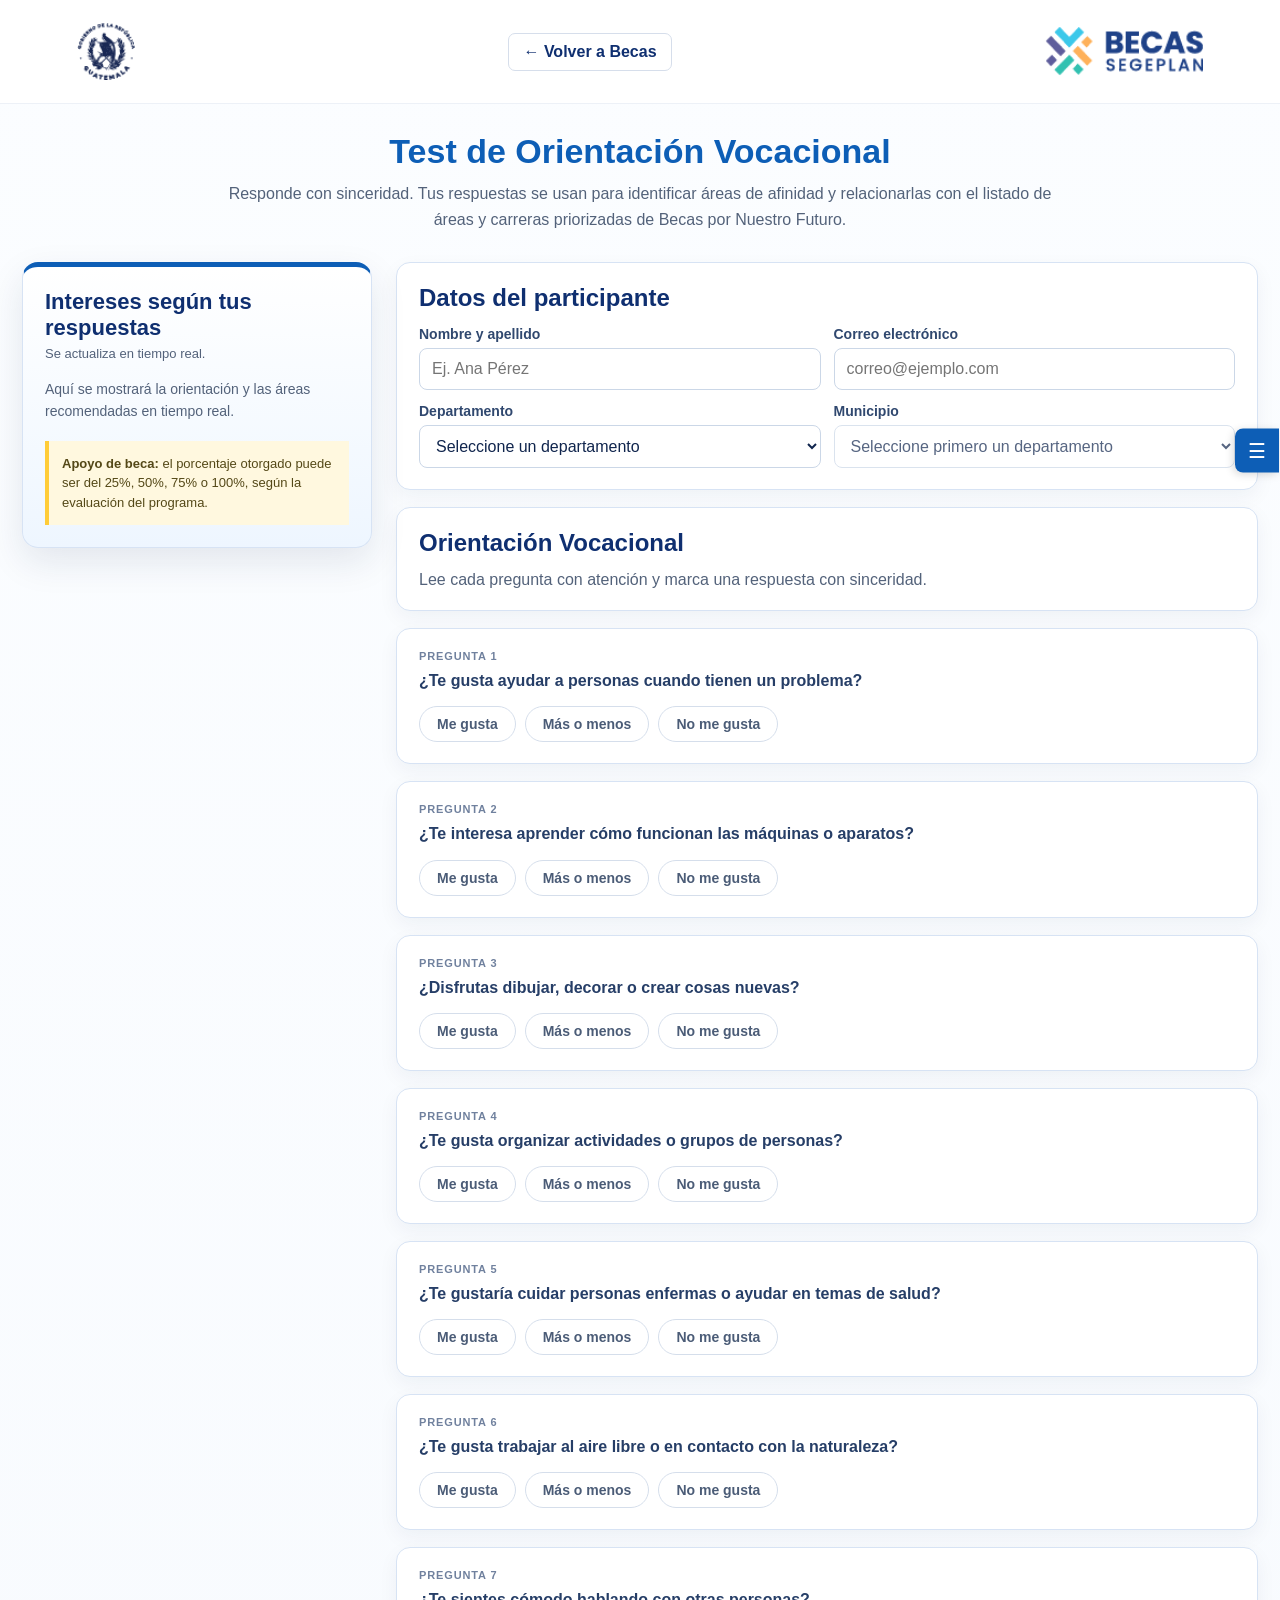
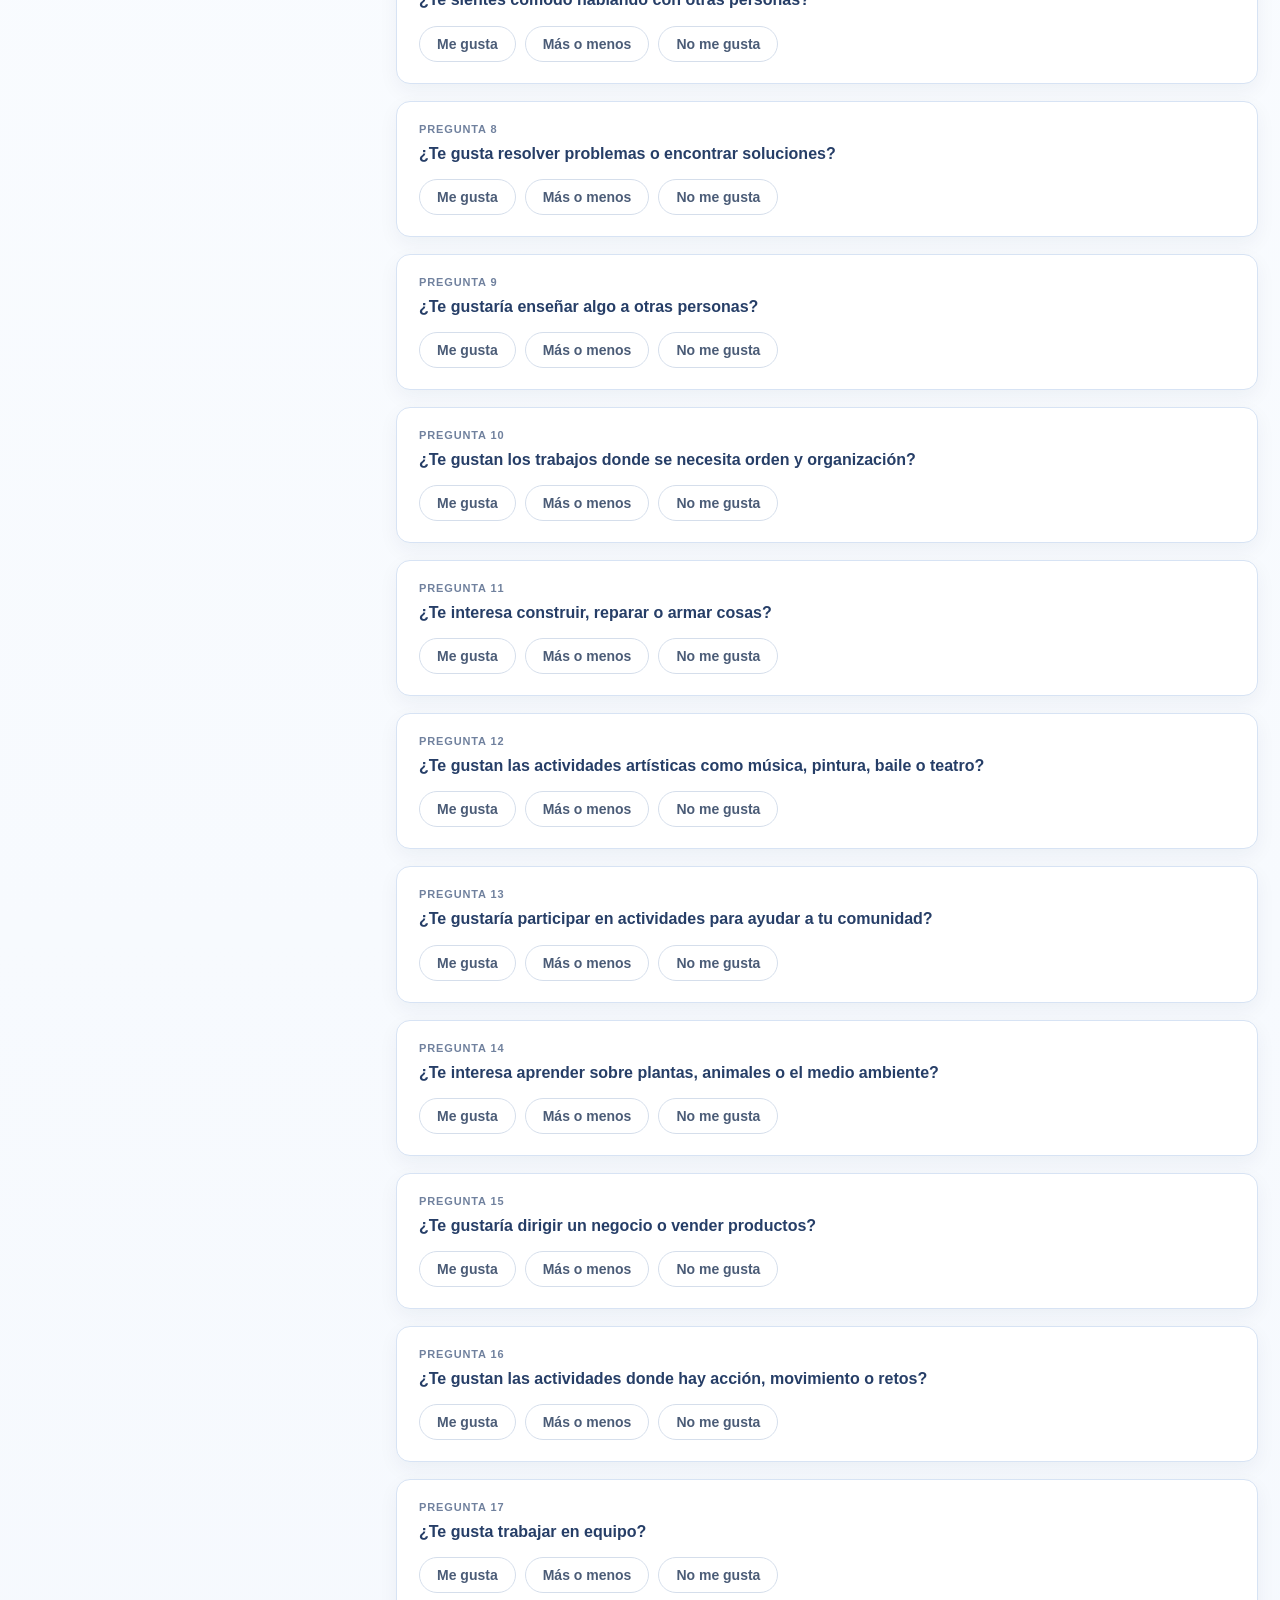
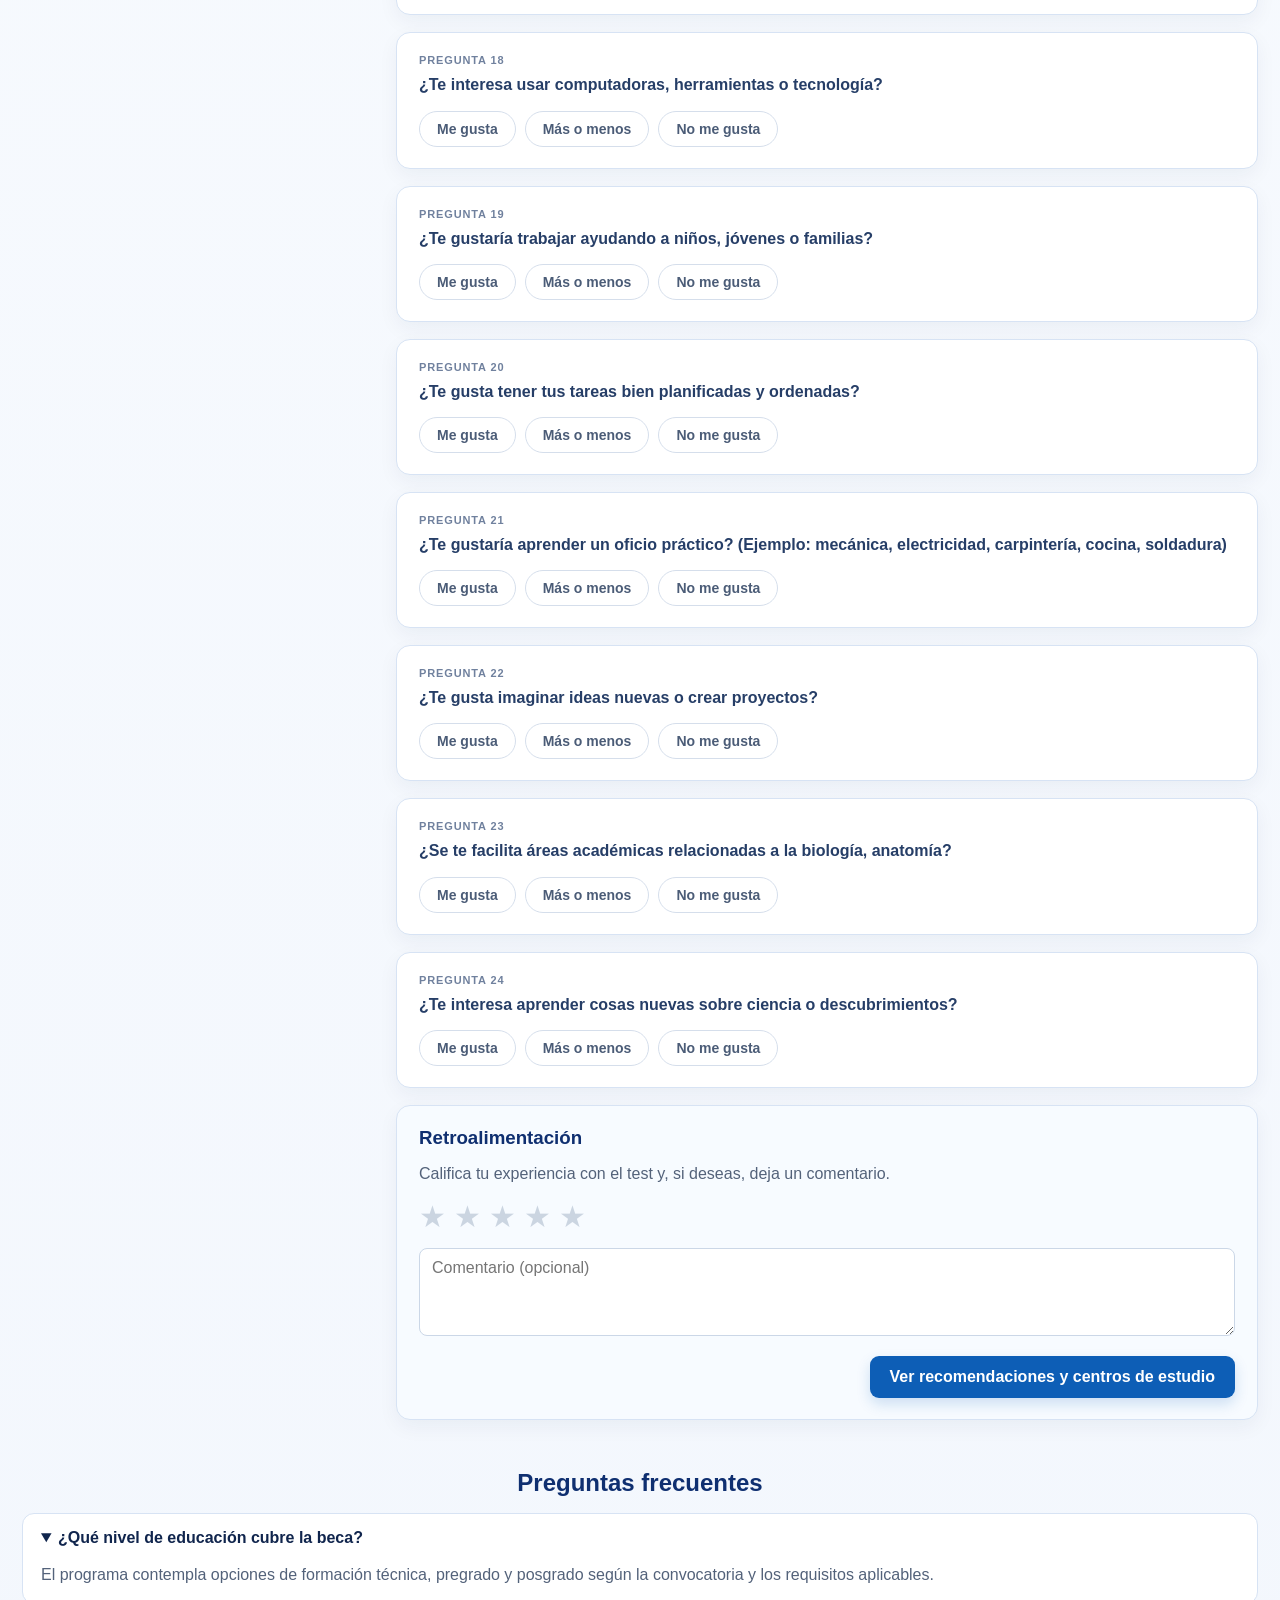
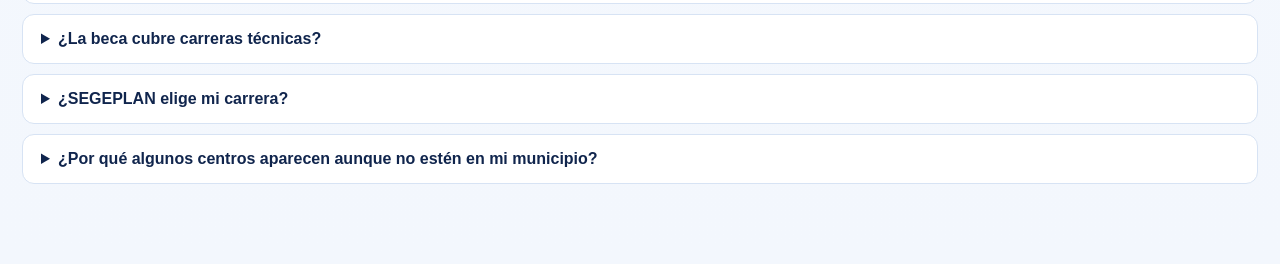
<file: Preview El Tip 1 2 3/testvocacional-pc.html>
<!doctype html>
<html lang="es">
<head>
<meta charset="utf-8">
<meta name="viewport" content="width=device-width,initial-scale=1">
<link rel="icon" href="assets/becas.ico" sizes="any">
<title>Test de Orientación Vocacional — Becas por Nuestro Futuro</title>
<link rel="stylesheet" href="css/test.css">
</head>
<body>
<header class="test-header">
  <img src="assets/gobierno-logo.png" alt="Gobierno de Guatemala">
  <a href="index.html">← Volver a Becas</a>
  <img src="assets/becas-logo.png" alt="Becas SEGEPLAN">
</header>
<div class="test-sidebar-wrapper" aria-label="Navegación rápida del test">
  <button class="test-sidebar-toggle" type="button" aria-label="Abrir navegación rápida">☰</button>
  <aside class="test-sidebar-nav">
    <h2>Navegación</h2>
    <a href="#participantCard">Datos</a>
    <a href="#question-1">Preguntas 1–6</a>
    <a href="#question-7">Preguntas 7–12</a>
    <a href="#question-13">Preguntas 13–18</a>
    <a href="#question-19">Preguntas 19–24</a>
    <a href="#feedbackCard">Retroalimentación</a>
    <a href="#results">Recomendaciones</a>
    <a href="#faq">Preguntas frecuentes</a>
  </aside>
</div>
<main class="test-page">
  <section class="test-intro">
    <h1>Test de Orientación Vocacional</h1>
    <p>Responde con sinceridad. Tus respuestas se usan para identificar áreas de afinidad y relacionarlas con el listado de áreas y carreras priorizadas de Becas por Nuestro Futuro.</p>
  </section>

  <div class="test-grid">
    <aside class="live-panel" aria-label="Intereses según tus respuestas">
      <h2>Intereses según tus respuestas</h2>
      <p class="hint">Se actualiza en tiempo real.</p>
      <div id="liveInterests"><p class="live-placeholder">Aquí se mostrará la orientación y las áreas recomendadas en tiempo real.</p></div>
      <div class="live-note"><strong>Apoyo de beca:</strong> el porcentaje otorgado puede ser del 25%, 50%, 75% o 100%, según la evaluación del programa.</div>
    </aside>

    <section class="form-panel">
      <form id="vocationalForm" novalidate>
        <section class="card" id="participantCard">
          <h2>Datos del participante</h2>
          <div class="personal-grid">
            <div class="field"><label for="fullName">Nombre y apellido</label><input id="fullName" type="text" autocomplete="name" placeholder="Ej. Ana Pérez" required></div>
            <div class="field"><label for="email">Correo electrónico</label><input id="email" type="email" autocomplete="email" placeholder="correo@ejemplo.com" required></div>
            <div class="field"><label for="department">Departamento</label><select id="department" required><option value="">Seleccione un departamento</option></select></div>
            <div class="field"><label for="municipality">Municipio</label><select id="municipality" disabled required><option value="">Seleccione primero un departamento</option></select></div>
            <div class="field full custom-municipio" id="customMunicipalityWrap"><label for="customMunicipality">Escribe tu municipio</label><input id="customMunicipality" type="text" placeholder="Ej. San Juan..."><span class="field-note">Si la base no contiene centros en este municipio, se mostrarán opciones registradas en el departamento.</span></div>
          </div>
        </section>

        <section class="card"><h2>Orientación Vocacional</h2><p style="color:#53627a;margin:0">Lee cada pregunta con atención y marca una respuesta con sinceridad.</p></section>
        <div id="questions"></div>

        <section class="card feedback" id="feedbackCard">
          <h3>Retroalimentación</h3>
          <p style="color:#53627a">Califica tu experiencia con el test y, si deseas, deja un comentario.</p>
          <div class="stars" id="stars" role="radiogroup" aria-label="Calificación del test">
            <button class="star" type="button" data-value="1" aria-label="1 estrella">★</button><button class="star" type="button" data-value="2" aria-label="2 estrellas">★</button><button class="star" type="button" data-value="3" aria-label="3 estrellas">★</button><button class="star" type="button" data-value="4" aria-label="4 estrellas">★</button><button class="star" type="button" data-value="5" aria-label="5 estrellas">★</button>
          </div>
          <textarea id="feedbackComment" placeholder="Comentario (opcional)"></textarea>
          <div class="alert" id="formAlert"></div>
          <div class="action-row"><button type="button" class="primary-btn" id="showResults">Ver recomendaciones y centros de estudio</button></div>
        </section>
      </form>
    </section>
  </div>

  <section class="results" id="results">
    <div class="results-head">
      <div class="results-head-main">
        <div class="results-head-copy">
          <h2>Resumen de resultados del test</h2>
          <p>Consulta tus principales afinidades, carreras sugeridas y centros de estudio.</p>
        </div>
        <div class="results-download">
          <span class="pdf-kicker">Documento completo</span>
          <button type="button" class="primary-btn pdf-btn" id="pdfButton">Descargar resultados completos (PDF)</button>
          <small>Incluye todas las afinidades, carreras relacionadas y centros encontrados.</small>
        </div>
        <div class="results-details">
          <p class="results-note"><strong>Nota:</strong> Las carreras se seleccionan según la afinidad de tus respuestas y la priorización institucional. Este instrumento es una guía inicial rápida basada en el test CHASIDE y el modelo de John Holland (RIASEC).</p>
          <div class="result-summary" id="resultSummary"></div>
          <div class="affinity-legend" aria-label="Escala de colores de afinidad">
            <span><i style="background:#D6553F"></i>0–33% inicial</span>
            <span><i style="background:#F59E0B"></i>34–79% intermedia</span>
            <span><i style="background:#4CAF7D"></i>80–99% alta</span>
            <span><i style="background:#25D366"></i>100% completa</span>
          </div>
        </div>
      </div>
    </div>
    <div class="priority-grid">
      <article class="priority-card high"><div class="priority-title">Carreras Alta Prioridad</div><div class="priority-body" id="highPriority"></div></article>
      <article class="priority-card medium"><div class="priority-title">Carreras Media Prioridad</div><div class="priority-body" id="mediumPriority"></div></article>
      <article class="priority-card low"><div class="priority-title">Carreras Baja Prioridad</div><div class="priority-body" id="lowPriority"></div></article>
    </div>
    <section class="centers-card">
      <h3 class="centers-title">Centros de estudio cercanos a tu ubicación</h3>
      <div class="fallback-msg" id="fallbackMessage"></div>
      <div class="centers-grid" id="centersGrid"></div>
      <button type="button" class="more-centers" id="toggleCenters" hidden>Ver todos los centros</button>
    </section>
  </section>

  <section class="faq" id="faq">
    <h2>Preguntas frecuentes</h2>
    <details open><summary>¿Qué nivel de educación cubre la beca?</summary><p>El programa contempla opciones de formación técnica, pregrado y posgrado según la convocatoria y los requisitos aplicables.</p></details>
    <details><summary>¿La beca cubre carreras técnicas?</summary><p>Sí. La página principal muestra los requisitos específicos de cursos técnicos no universitarios y de técnico universitario dentro de pregrado.</p></details>
    <details><summary>¿SEGEPLAN elige mi carrera?</summary><p>El test presenta una orientación basada en tus respuestas y en las áreas priorizadas; la decisión final de carrera y centro de estudio corresponde a la persona postulante.</p></details>
    <details><summary>¿Por qué algunos centros aparecen aunque no estén en mi municipio?</summary><p>Cuando la base no tiene centros registrados específicamente en tu municipio, se muestran opciones disponibles en el departamento y se indica claramente ese cambio de alcance.</p></details>
  </section>
</main>
<script src="data/centros-data.js"></script>
<script src="data/areas-priorizadas.js"></script>
<script src="js/test.js"></script>
</body>
</html>
</file>
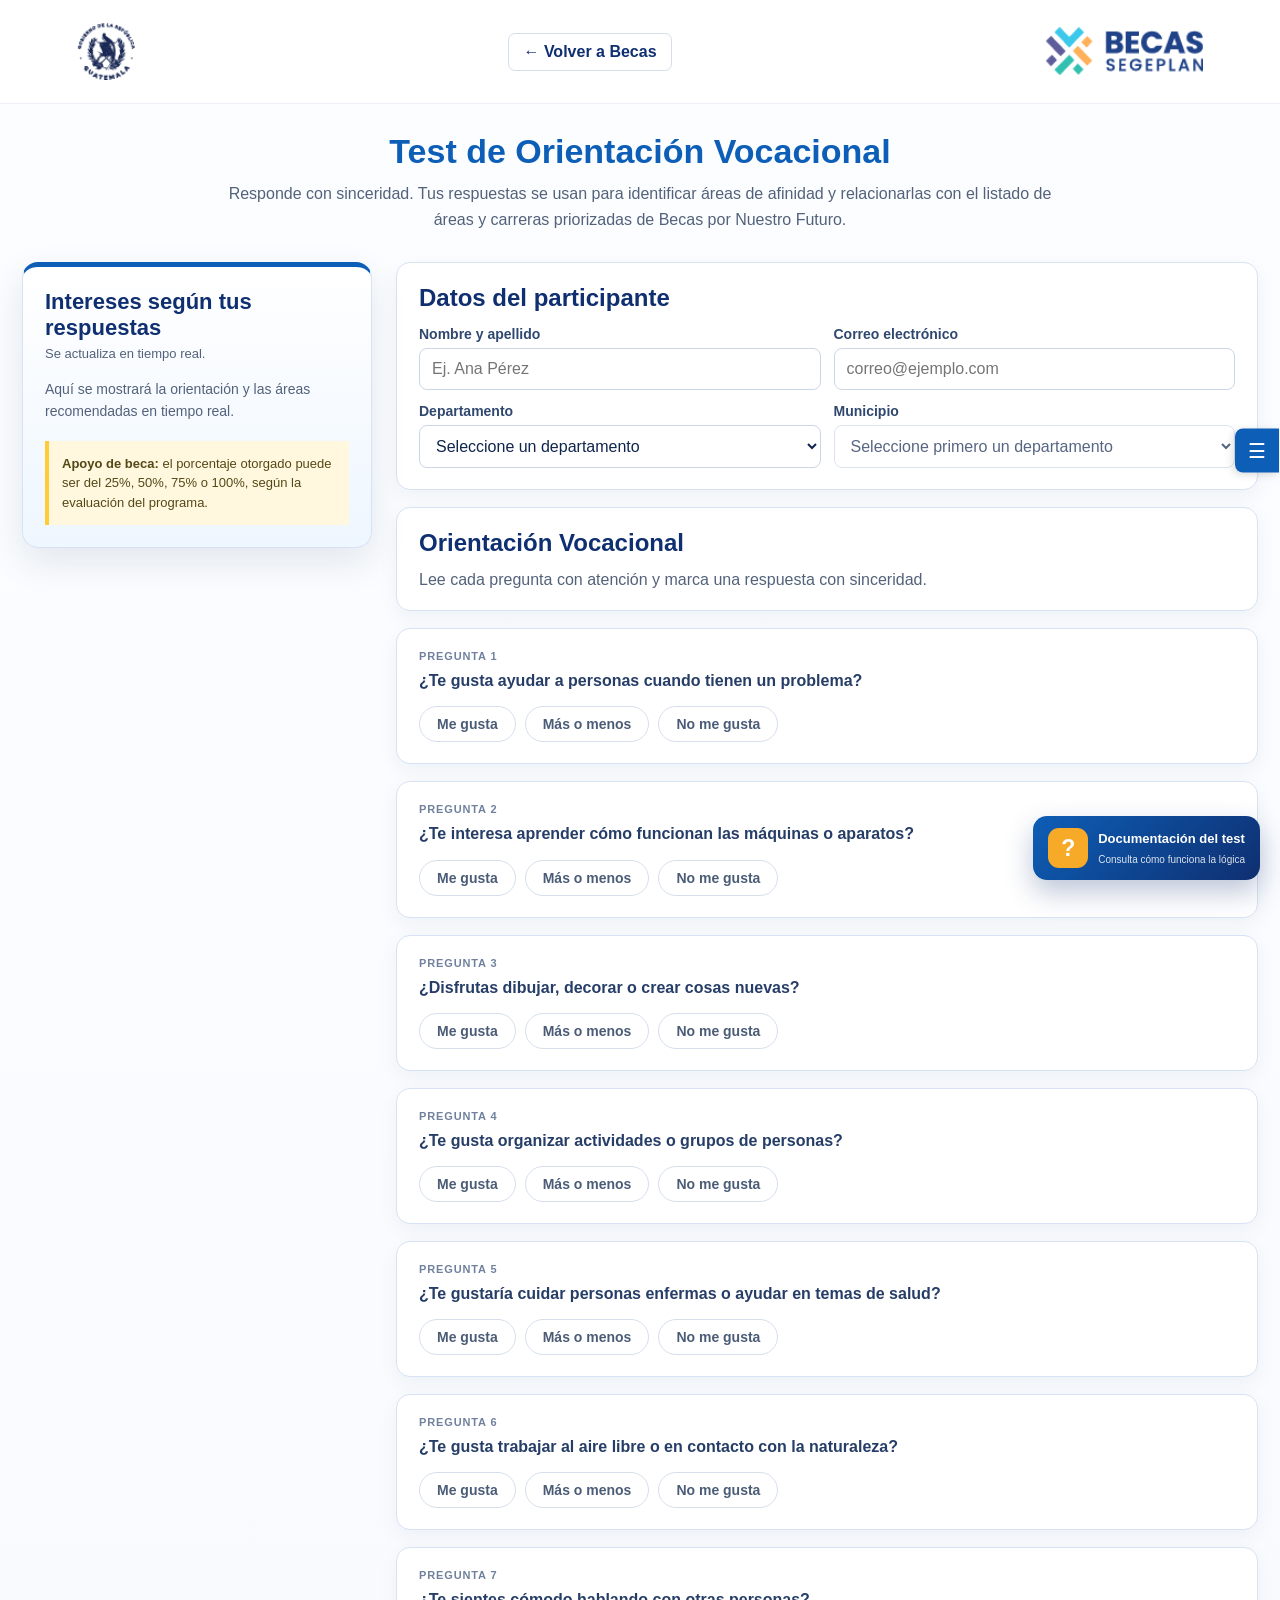
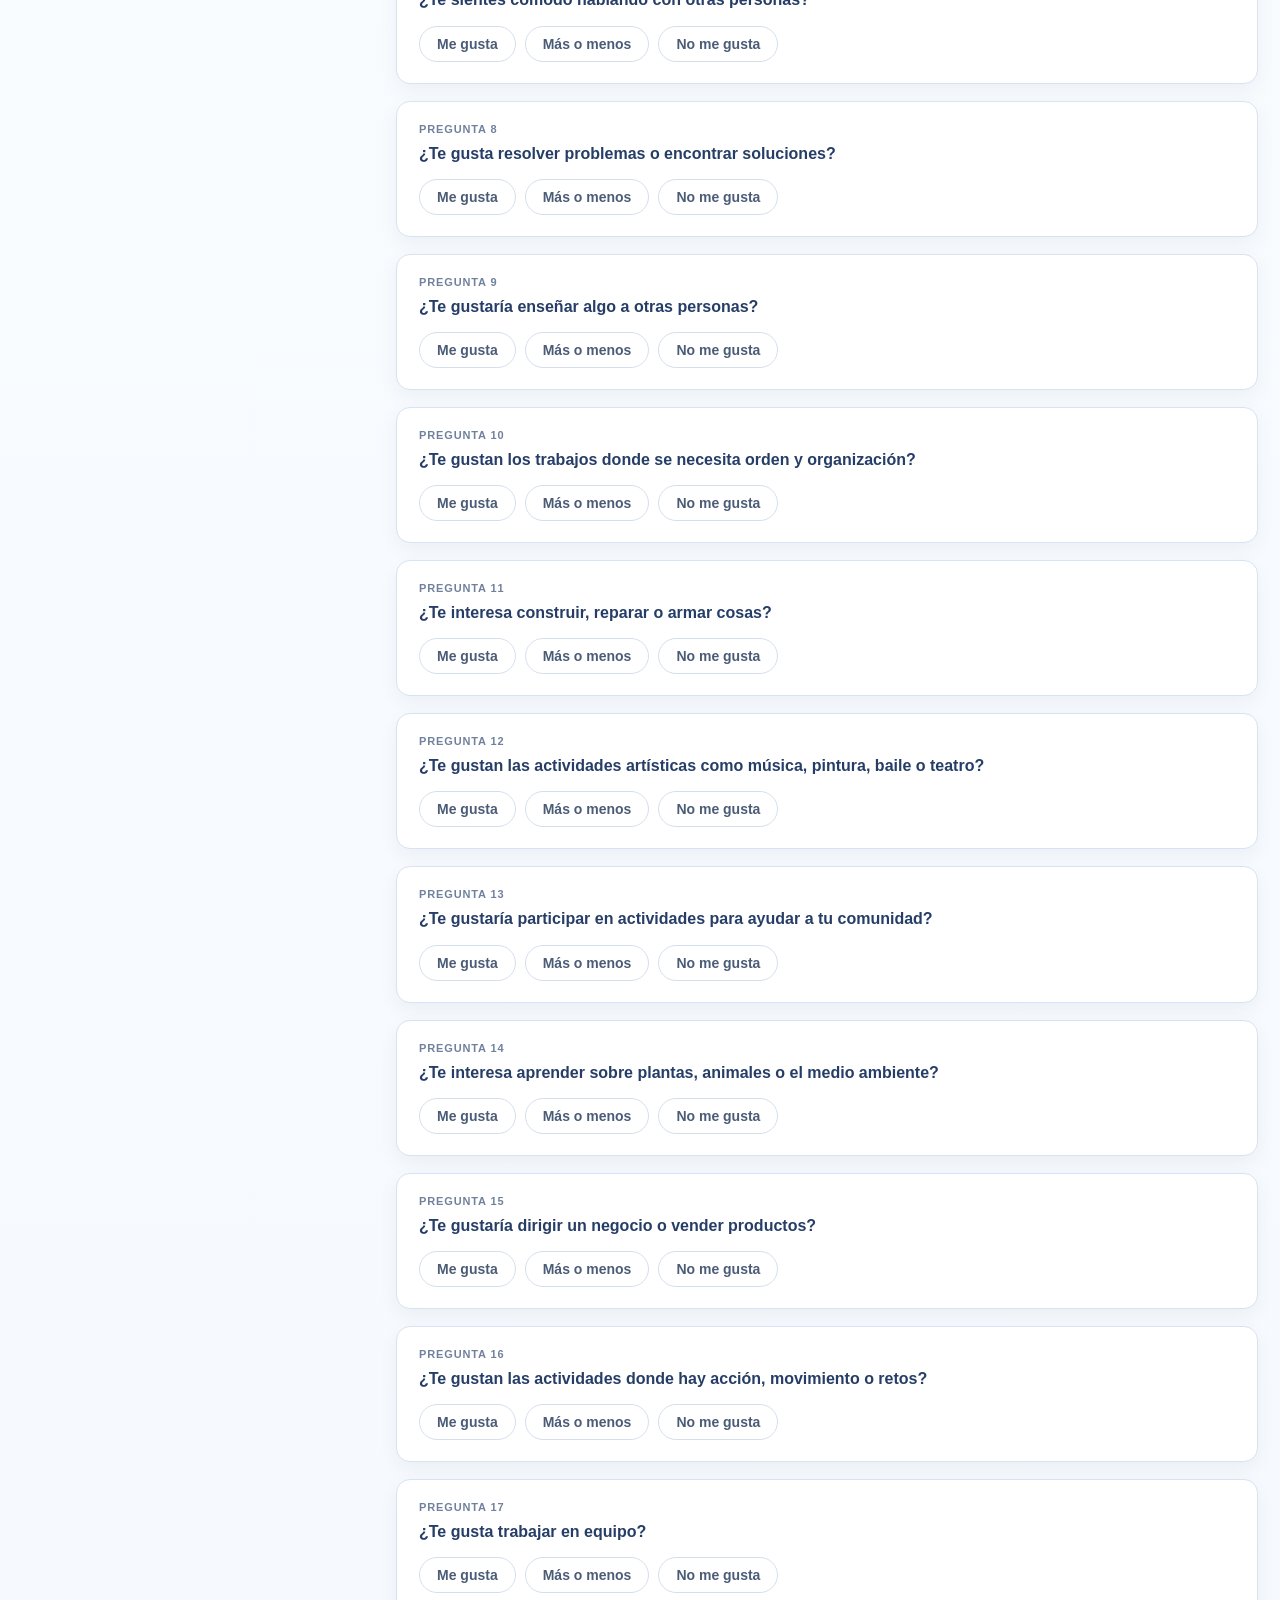
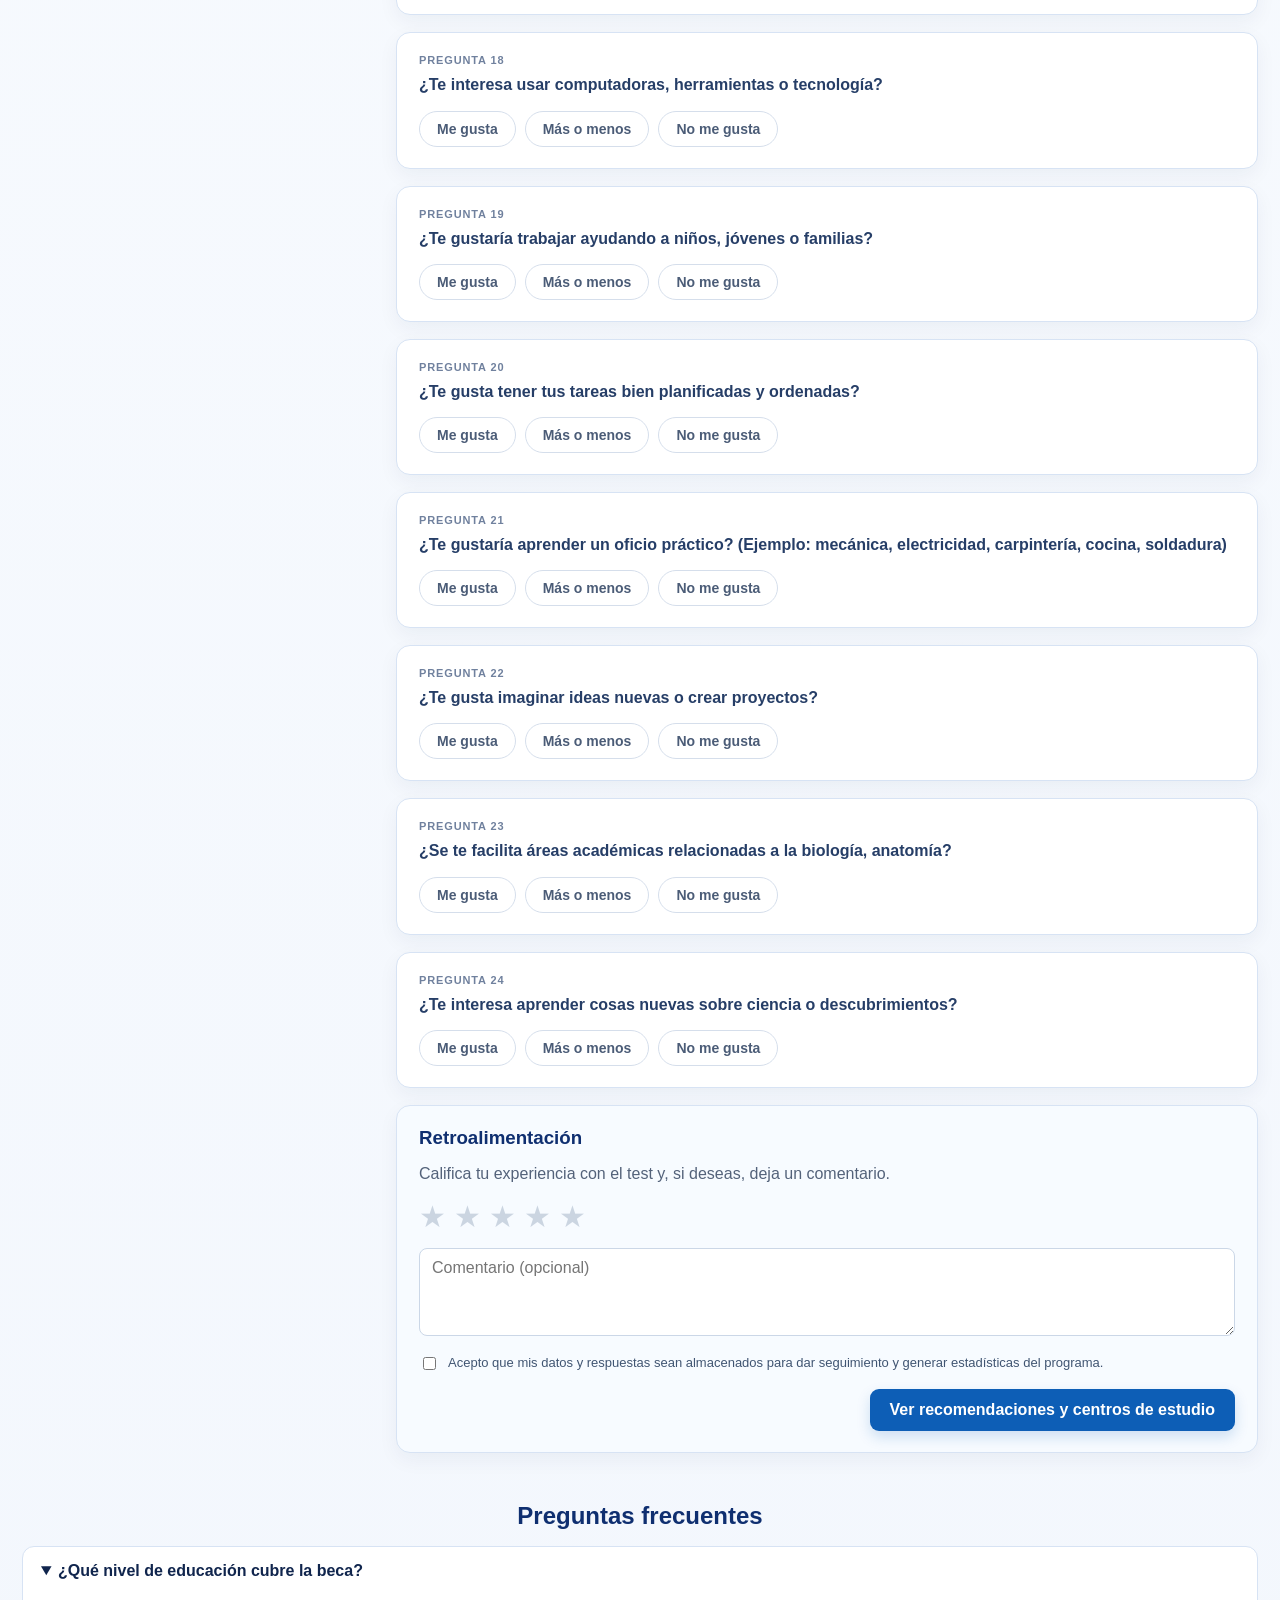
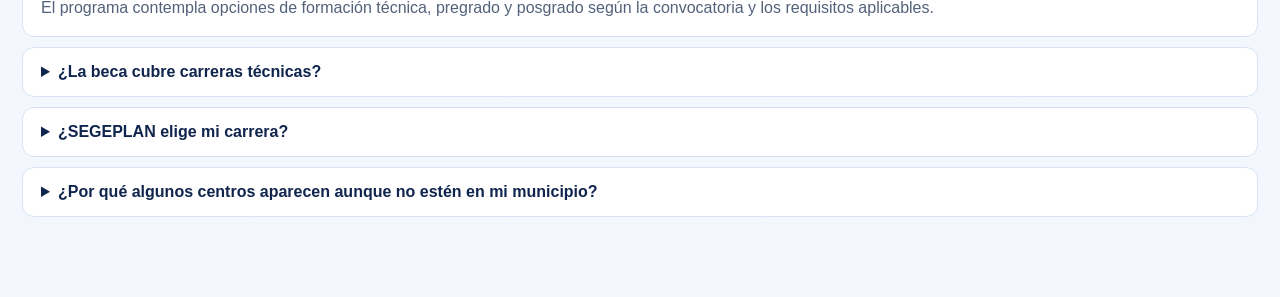
<file: Preview El Tip 1 2 3/testvocacional.html>
<!doctype html>
<html lang="es">
<head>
<meta charset="utf-8">
<meta name="viewport" content="width=device-width,initial-scale=1">
<link rel="icon" href="assets/becas.ico" sizes="any">
<title>Test de Orientación Vocacional — Becas por Nuestro Futuro</title>
<link rel="stylesheet" href="css/test.css">
</head>
<body>
<header class="test-header">
  <img src="assets/gobierno-logo.png" alt="Gobierno de Guatemala">
  <a href="index.html">← Volver a Becas</a>
  <img src="assets/becas-logo.png" alt="Becas SEGEPLAN">
</header>
<div class="test-sidebar-wrapper" aria-label="Navegación rápida del test">
  <button class="test-sidebar-toggle" type="button" aria-label="Abrir navegación rápida">☰</button>
  <aside class="test-sidebar-nav">
    <h2>Navegación</h2>
    <a href="#participantCard">Datos</a>
    <a href="#question-1">Preguntas 1–6</a>
    <a href="#question-7">Preguntas 7–12</a>
    <a href="#question-13">Preguntas 13–18</a>
    <a href="#question-19">Preguntas 19–24</a>
    <a href="#feedbackCard">Retroalimentación</a>
    <a href="#results">Recomendaciones</a>
    <a href="#faq">Preguntas frecuentes</a>
  </aside>
</div>
<main class="test-page">
  <section class="test-intro">
    <h1>Test de Orientación Vocacional</h1>
    <p>Responde con sinceridad. Tus respuestas se usan para identificar áreas de afinidad y relacionarlas con el listado de áreas y carreras priorizadas de Becas por Nuestro Futuro.</p>
  </section>

  <div class="test-grid">
    <aside class="live-panel" aria-label="Intereses según tus respuestas">
      <h2>Intereses según tus respuestas</h2>
      <p class="hint">Se actualiza en tiempo real.</p>
      <div id="liveInterests"><p class="live-placeholder">Aquí se mostrará la orientación y las áreas recomendadas en tiempo real.</p></div>
      <div class="live-note"><strong>Apoyo de beca:</strong> el porcentaje otorgado puede ser del 25%, 50%, 75% o 100%, según la evaluación del programa.</div>
    </aside>

    <section class="form-panel">
      <form id="vocationalForm" novalidate>
        <section class="card" id="participantCard">
          <h2>Datos del participante</h2>
          <div class="personal-grid">
            <div class="field"><label for="fullName">Nombre y apellido</label><input id="fullName" type="text" autocomplete="name" placeholder="Ej. Ana Pérez" required></div>
            <div class="field"><label for="email">Correo electrónico</label><input id="email" type="email" autocomplete="email" placeholder="correo@ejemplo.com" required></div>
            <div class="field"><label for="department">Departamento</label><select id="department" required><option value="">Seleccione un departamento</option></select></div>
            <div class="field"><label for="municipality">Municipio</label><select id="municipality" disabled required><option value="">Seleccione primero un departamento</option></select></div>
            <div class="field full custom-municipio" id="customMunicipalityWrap"><label for="customMunicipality">Escribe tu municipio</label><input id="customMunicipality" type="text" placeholder="Ej. San Juan..."><span class="field-note">Si la base no contiene centros en este municipio, se mostrarán opciones registradas en el departamento.</span></div>
          </div>
        </section>

        <section class="card"><h2>Orientación Vocacional</h2><p style="color:#53627a;margin:0">Lee cada pregunta con atención y marca una respuesta con sinceridad.</p></section>
        <div id="questions"></div>

        <section class="card feedback" id="feedbackCard">
          <h3>Retroalimentación</h3>
          <p style="color:#53627a">Califica tu experiencia con el test y, si deseas, deja un comentario.</p>
          <div class="stars" id="stars" role="radiogroup" aria-label="Calificación del test">
            <button class="star" type="button" data-value="1" aria-label="1 estrella">★</button><button class="star" type="button" data-value="2" aria-label="2 estrellas">★</button><button class="star" type="button" data-value="3" aria-label="3 estrellas">★</button><button class="star" type="button" data-value="4" aria-label="4 estrellas">★</button><button class="star" type="button" data-value="5" aria-label="5 estrellas">★</button>
          </div>
          <textarea id="feedbackComment" placeholder="Comentario (opcional)"></textarea>
          <label class="consent-check"><input type="checkbox" id="dataConsent"> <span>Acepto que mis datos y respuestas sean almacenados para dar seguimiento y generar estadísticas del programa.</span></label>
          <div class="alert" id="formAlert"></div>
          <div class="action-row"><button type="button" class="primary-btn" id="showResults">Ver recomendaciones y centros de estudio</button></div>
        </section>
      </form>
    </section>
  </div>

  <section class="results" id="results">
    <div class="results-head">
      <div class="results-head-main">
        <div class="results-head-copy">
          <h2>Resumen de resultados del test</h2>
          <p>Consulta tus principales afinidades, carreras sugeridas y centros de estudio.</p>
          <p class="results-note"><strong>Nota:</strong> Las carreras se seleccionan según la afinidad de tus respuestas y la priorización institucional. Este instrumento es una guía inicial rápida basada en el test CHASIDE y el modelo de John Holland (RIASEC).<strong class="results-disclaimer">SEGEPLAN pone a tu disposición este test vocacional como una herramienta de acompañamiento. Sus resultados son únicamente orientativos y referenciales, por lo que no condicionan tu elección ni constituyen un requisito obligatorio para tu postulación.</strong></p>
        </div>
        <div class="results-download">
          <span class="pdf-kicker">Documento completo</span>
          <button type="button" class="primary-btn pdf-btn" id="pdfButton">Descargar resultados completos (PDF)</button>
          <small>Incluye todas las afinidades, carreras relacionadas y centros encontrados.</small>
        </div>
        <div class="results-details">
          <div class="result-summary" id="resultSummary"></div>
          <div class="affinity-legend" aria-label="Escala de colores de afinidad">
            <span><i style="background:#D6553F"></i>0–33% inicial</span>
            <span><i style="background:#F59E0B"></i>34–79% intermedia</span>
            <span><i style="background:#4CAF7D"></i>80–99% alta</span>
            <span><i style="background:#25D366"></i>100% completa</span>
          </div>
        </div>
      </div>
    </div>
    <div class="priority-grid">
      <article class="priority-card high"><div class="priority-title">Carreras Alta Prioridad</div><div class="priority-body" id="highPriority"></div></article>
      <article class="priority-card medium"><div class="priority-title">Carreras Media Prioridad</div><div class="priority-body" id="mediumPriority"></div></article>
      <article class="priority-card low"><div class="priority-title">Carreras Baja Prioridad</div><div class="priority-body" id="lowPriority"></div></article>
    </div>
    <section class="centers-card">
      <h3 class="centers-title">Centros de estudio cercanos a tu ubicación</h3>
      <div class="fallback-msg" id="fallbackMessage"></div>
      <div class="centers-grid" id="centersGrid"></div>
      <button type="button" class="more-centers" id="toggleCenters" hidden>Ver todos los centros</button>
    </section>
  </section>

  <section class="faq" id="faq">
    <h2>Preguntas frecuentes</h2>
    <details open><summary>¿Qué nivel de educación cubre la beca?</summary><p>El programa contempla opciones de formación técnica, pregrado y posgrado según la convocatoria y los requisitos aplicables.</p></details>
    <details><summary>¿La beca cubre carreras técnicas?</summary><p>Sí. La página principal muestra los requisitos específicos de cursos técnicos no universitarios y de técnico universitario dentro de pregrado.</p></details>
    <details><summary>¿SEGEPLAN elige mi carrera?</summary><p>El test presenta una orientación basada en tus respuestas y en las áreas priorizadas; la decisión final de carrera y centro de estudio corresponde a la persona postulante.</p></details>
    <details><summary>¿Por qué algunos centros aparecen aunque no estén en mi municipio?</summary><p>Cuando la base no tiene centros registrados específicamente en tu municipio, se muestran opciones disponibles en el departamento y se indica claramente ese cambio de alcance.</p></details>
  </section>
</main>
<a class="test-doc-float" href="documentacion-logica-test.html" aria-label="Ver documentación de la lógica del test">
  <span aria-hidden="true">?</span><strong>Documentación del test</strong><small>Consulta cómo funciona la lógica</small>
</a>
<script src="data/centros-data.js"></script>
<script src="data/areas-priorizadas.js"></script>
<script src="js/test.js"></script>
</body>
</html>
</file>
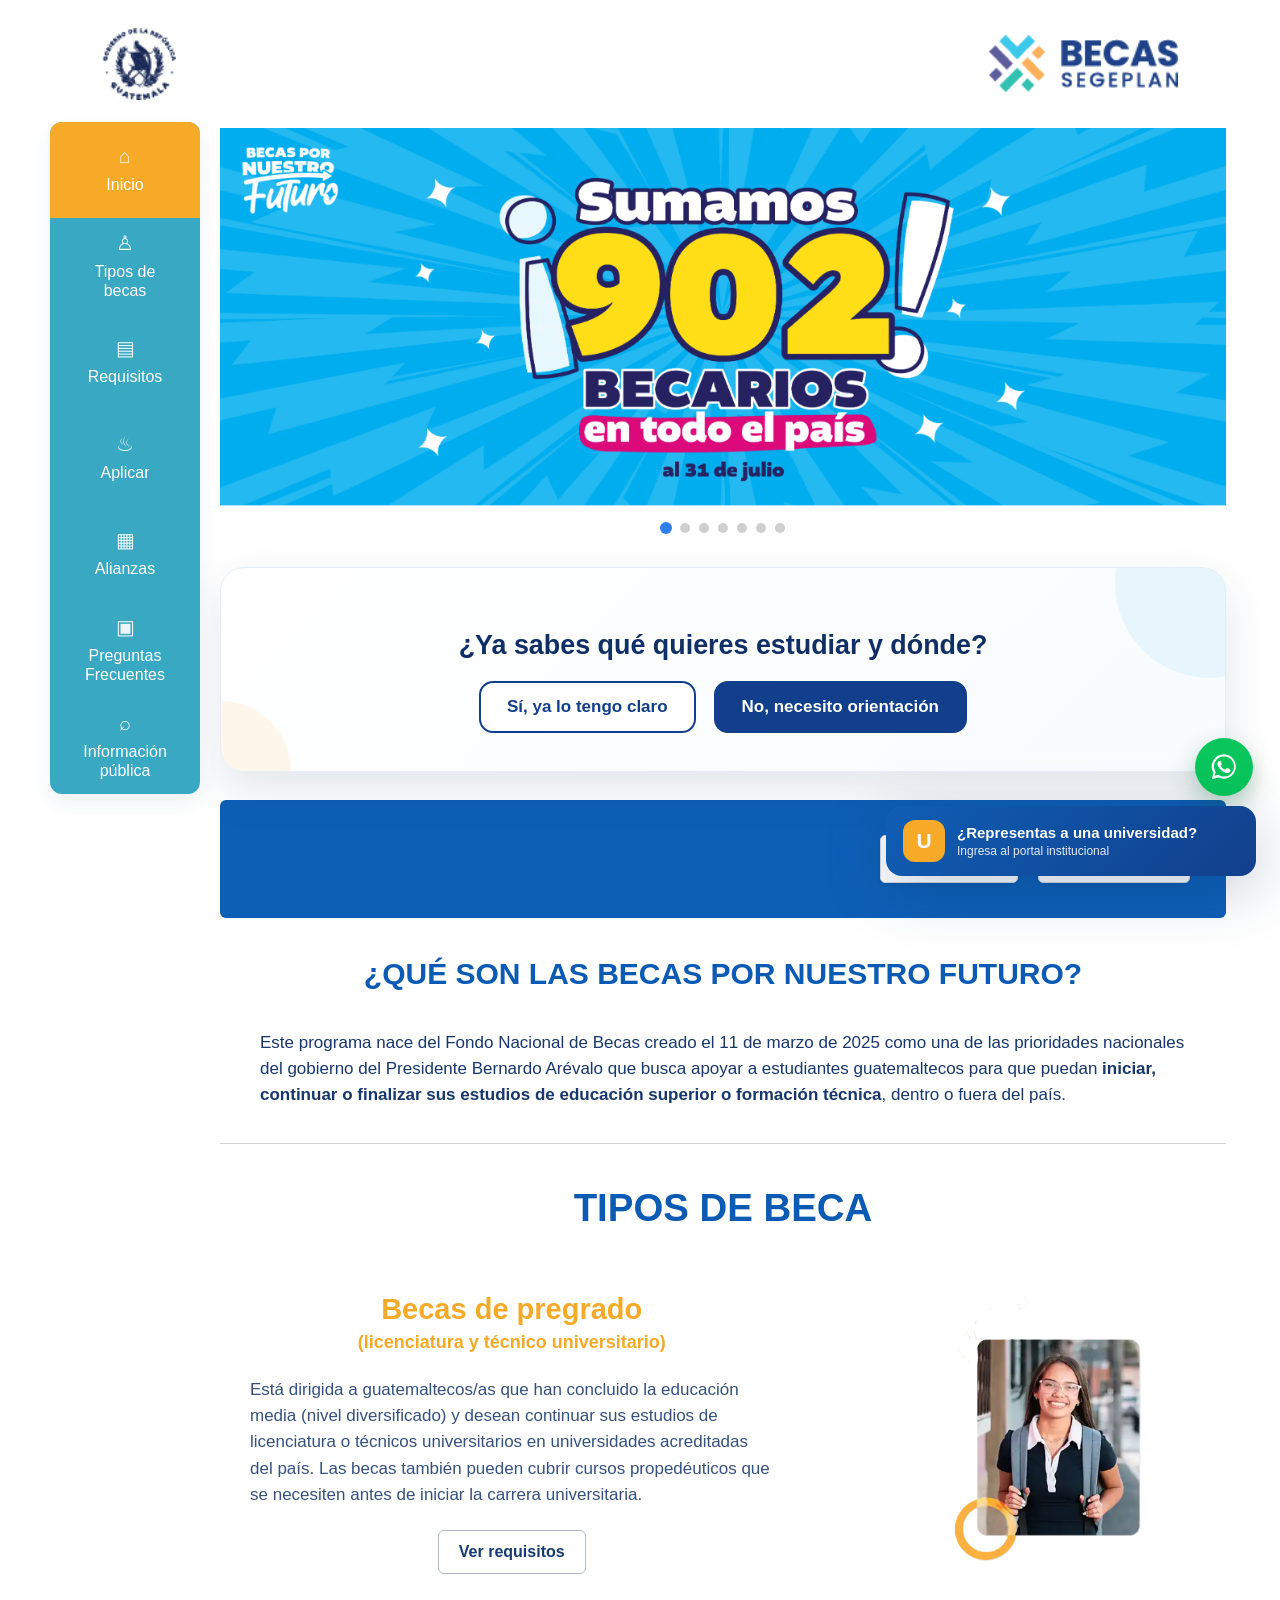
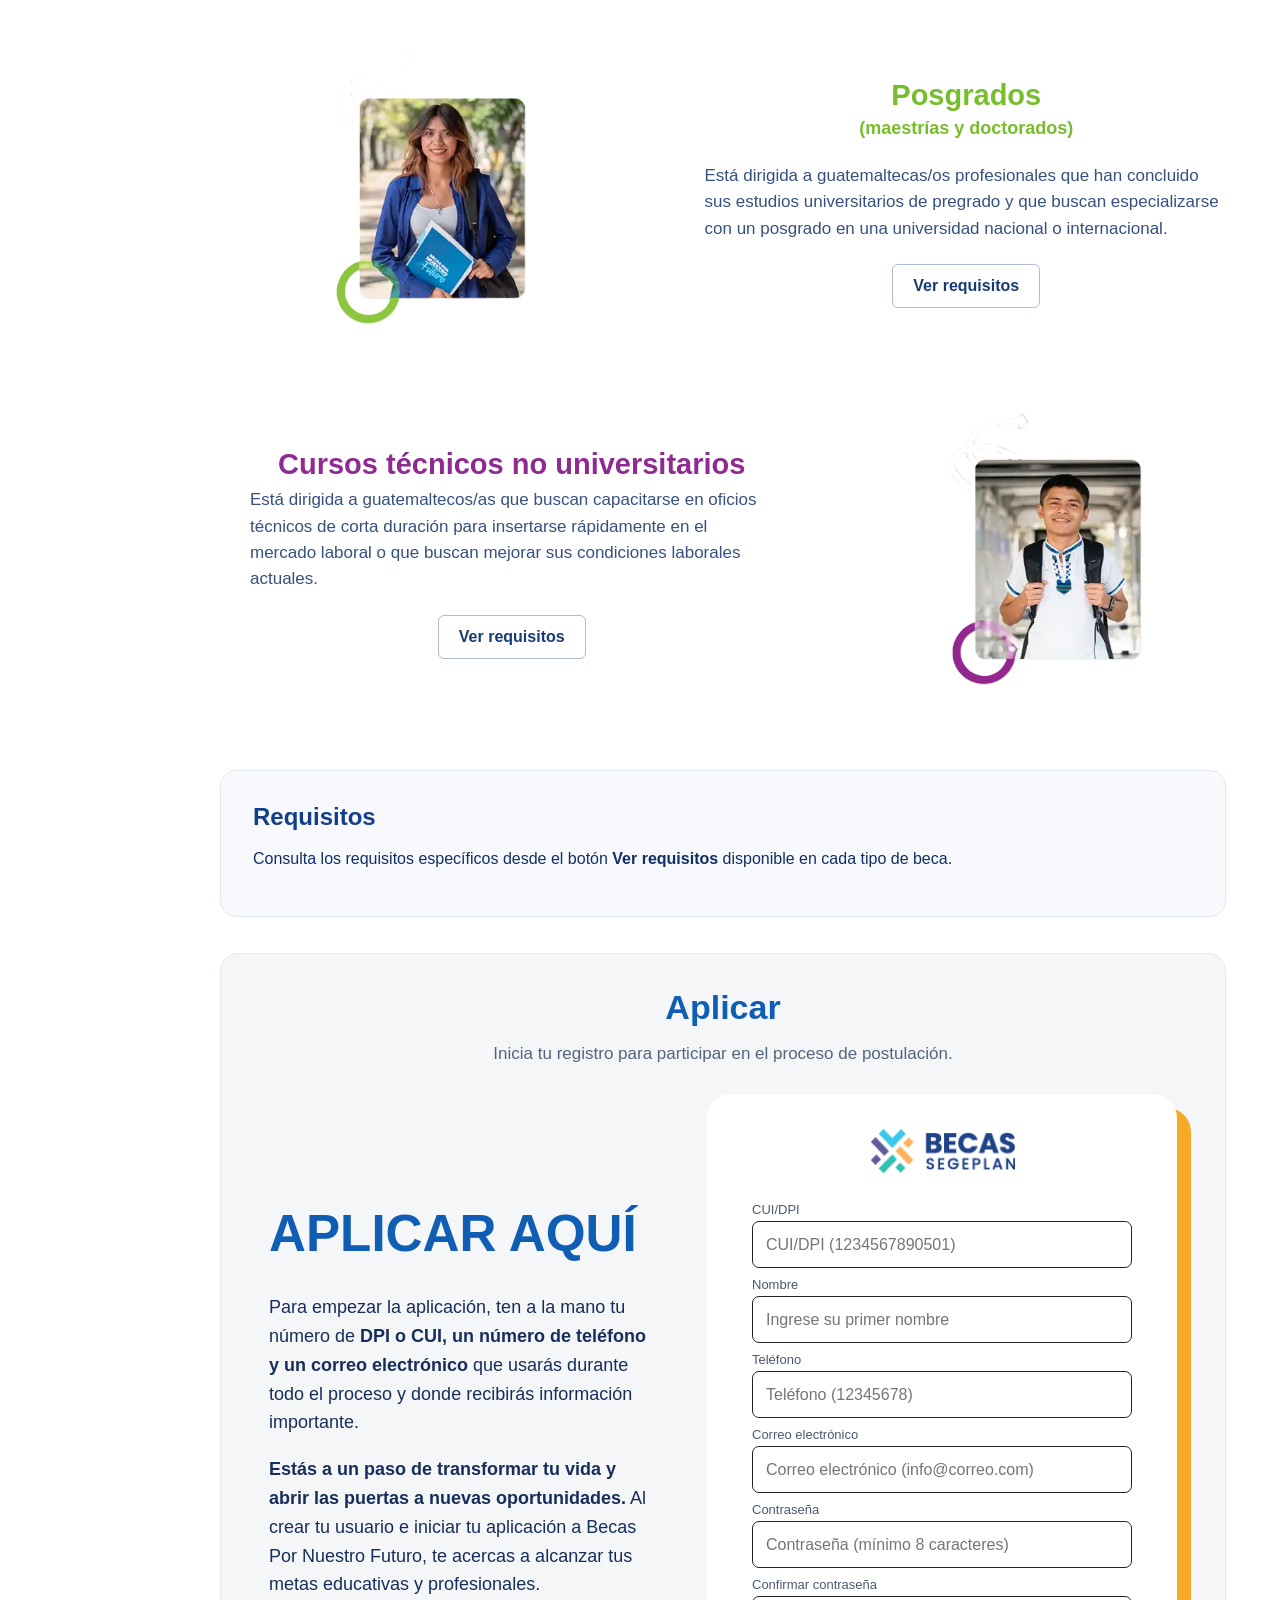
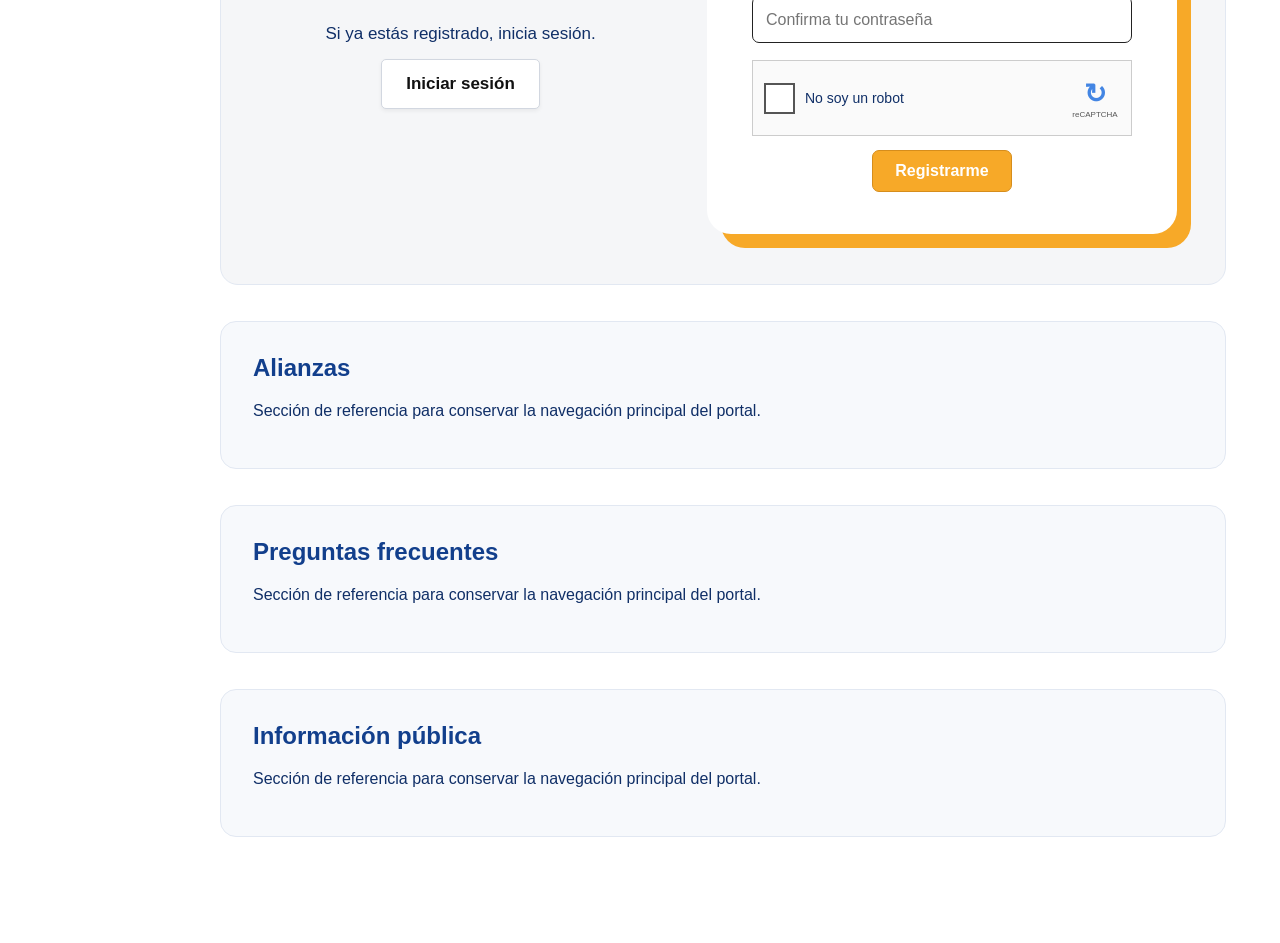
<file: Preview El Tip 1 2 3/universidades.html>
<!DOCTYPE html>
<html lang="es">
<head>
<meta charset="UTF-8">
<meta name="viewport" content="width=device-width, initial-scale=1.0">
<title>Portal de Universidades — Becas por Nuestro Futuro</title>
<link rel="icon" href="assets/becas.ico" sizes="any">
<script>
  if (sessionStorage.getItem('universidadAutenticada') !== 'UVG') {
    window.location.replace('index.html');
  }
</script>
<link rel="preconnect" href="https://fonts.googleapis.com">
<link href="https://fonts.googleapis.com/css2?family=Sora:wght@400;600;700;800&family=Inter:wght@400;500;600;700&family=JetBrains+Mono:wght@500;600&display=swap" rel="stylesheet">
<style>
    :root{
    --navy:#123f8c;
    --navy-2:#0f5eb4;
    --navy-soft:#edf5ff;
    --accent-blue:#17b5e5;
    --accent-blue-soft:#eef4ff;
    --accent-green:#27ae60;
    --accent-green-soft:#e6f7ef;
    --accent-red:#eb5757;
    --accent-red-soft:#fbeaea;
    --accent-yellow:#f7a928;
    --accent-yellow-soft:#fff7e6;
    --accent-purple:#9b51e0;
    --accent-purple-soft:#f5eeff;
    --accent-cyan:#2d9cdb;
    --accent-cyan-soft:#eaf8ff;
    --orange:#f7a928;
    --lime:#78bd2c;
    --bg:#f4f6f9;
    --card:#ffffff;
    --text:#1a202c;
    --muted:#718096;
    --border:#e2e8f0;
    --danger:#e53e3e;
    --radius:16px;
  }
  *{box-sizing:border-box;}
  html,body{margin:0;padding:0;}
  body{background:var(--bg);color:var(--text);font-family:'Inter',sans-serif;-webkit-font-smoothing:antialiased;}
  h1,h2,h3,.brand,.stat-value{font-family:'Sora',sans-serif;}
  button,input,select,textarea{font-family:inherit;}
  button{cursor:pointer;}
  .csv-toolbar{display:flex;align-items:center;justify-content:space-between;gap:14px;flex-wrap:wrap;margin:0 0 18px;padding:14px 16px;border:1px dashed #b9cbe2;border-radius:12px;background:#f7fbff}.csv-toolbar div{display:flex;gap:9px;flex-wrap:wrap}.csv-toolbar p{margin:0;color:var(--muted);font-size:12.5px}.csv-toolbar a{text-decoration:none}.csv-file{position:absolute;width:1px;height:1px;opacity:0;pointer-events:none}

  .app{display:flex;min-height:100vh;}
    .sidebar{width:250px;background:var(--navy);color:#fff;display:flex;flex-direction:column;flex-shrink:0;position:sticky;top:0;height:100vh;box-shadow:4px 0 20px rgba(0,0,0,.05);}
  .brand{display:flex;align-items:center;gap:10px;padding:24px 20px 18px 20px;font-weight:800;font-size:17px;}
  .brand-badge{width:36px;height:36px;border-radius:10px;background:#ffcf3f;display:flex;align-items:center;justify-content:center;font-size:16px;font-weight:800;color:var(--navy);}
  .brand small{display:block;font-size:11px;font-weight:500;color:#cbd5e0;opacity:.95;}
  .centro-chip{margin:2px 16px 16px 16px;padding:12px;background:rgba(255,255,255,.05);border:1px solid rgba(255,255,255,.10);border-radius:12px;color:#cbd5e0;font-size:12.5px;line-height:1.35;}
  .centro-chip b{display:block;font-size:13.5px;margin-bottom:2px;color:#fff;}
  nav{padding:6px 12px;flex:1;}
  .nav-label{margin:14px 10px 8px;font-size:10.5px;text-transform:uppercase;letter-spacing:1px;color:#718096;font-weight:700;}
  .nav-item{display:flex;align-items:center;gap:11px;padding:11px 12px;margin:3px 0;border-radius:12px;font-size:14px;font-weight:600;color:#cbd5e0;border:1px solid transparent;transition:all .15s ease;}
  .nav-item:hover{background:rgba(255,255,255,.08);color:#fff;}
  .nav-item.active{background:rgba(255,255,255,.12);color:#fff;border-color:rgba(255,255,255,.10);}
  .nav-dot{width:10px;height:10px;border-radius:3px;flex-shrink:0;}
  .dot-general{background:#C8D7F6;}
  .dot-lime{background:var(--lime);}
  .dot-orange{background:var(--orange);}
  .dot-muted{background:#A9B7DA;}
  .sidebar-foot{padding:16px 18px 20px;border-top:1px solid rgba(255,255,255,.12);font-size:11px;color:#E9F2FF;opacity:.95;}

  .main{flex:1;min-width:0;}
  .topbar{position:sticky;top:0;z-index:5;background:rgba(255,255,255,.84);backdrop-filter:blur(10px);border-bottom:1px solid var(--border);padding:18px 30px;display:flex;align-items:center;justify-content:space-between;gap:16px;}
  .topbar h1{margin:0;font-size:20px;}
  .topbar p{margin:4px 0 0;color:var(--muted);font-size:13px;}
  .user-pill{display:flex;align-items:center;gap:10px;background:var(--navy-soft);padding:6px 12px 6px 6px;border-radius:999px;}
  .user-avatar{width:30px;height:30px;border-radius:50%;background:var(--navy);color:#fff;display:flex;align-items:center;justify-content:center;font-weight:700;font-size:12px;}
  .user-pill span{font-size:12.5px;font-weight:600;}
  .logout-btn{border:1px solid #d9e2ef;background:#fff;color:var(--navy);border-radius:999px;padding:9px 14px;font-size:12px;font-weight:700;}
  .logout-btn:hover{background:var(--navy-soft);}

  .view{display:none;padding:28px 30px 56px;}
  .view.active{display:block;}
  .stat-grid{display:grid;grid-template-columns:repeat(3,1fr);gap:16px;margin-bottom:22px;}
  .stat-card{background:var(--card);border:1px solid var(--border);border-radius:var(--radius);padding:18px 20px;box-shadow:0 10px 24px rgba(16,45,90,.04);}
  .stat-top{display:flex;align-items:flex-start;justify-content:space-between;}
  .stat-icon{width:38px;height:38px;border-radius:12px;display:flex;align-items:center;justify-content:center;font-size:16px;}
  .stat-label{font-size:12.5px;color:var(--muted);font-weight:600;margin:12px 0 4px;}
  .stat-value{font-size:28px;font-weight:800;}
  .stat-sub{font-size:11.5px;color:var(--muted);margin-top:2px;}

  .grid-2{display:grid;grid-template-columns:1.1fr .9fr;gap:16px;margin-bottom:22px;}
  .panel,.form-card,.table-card{background:var(--card);border:1px solid var(--border);border-radius:var(--radius);box-shadow:0 10px 24px rgba(16,45,90,.04);}
  .panel{padding:20px 22px;}
  .panel h3{margin:0 0 4px;font-size:15px;}
  .panel-sub{margin:0 0 16px;color:var(--muted);font-size:12.5px;}
  .tier-row{display:flex;align-items:center;gap:12px;margin-bottom:12px;}
  .tier-label{width:78px;font-size:12.5px;font-weight:600;color:var(--muted);flex-shrink:0;}
  .tier-track{flex:1;height:10px;background:var(--navy-soft);border-radius:999px;overflow:hidden;}
  .tier-fill{height:100%;border-radius:999px;}
  .tier-count{width:26px;text-align:right;font-size:12.5px;font-weight:700;flex-shrink:0;}
  .mini-list{list-style:none;margin:0;padding:0;}
  .mini-list li{display:flex;justify-content:space-between;align-items:center;padding:9px 0;border-bottom:1px solid var(--border);font-size:13px;gap:12px;}
  .mini-list li:last-child{border-bottom:none;}
  .mini-name{font-weight:700;}
  .mini-sub{color:var(--muted);font-size:12px;}

  .section-head{margin-bottom:18px;}
  .section-head h2{font-size:19px;margin:0 0 4px;}
  .section-head p{margin:0;color:var(--muted);font-size:13.5px;max-width:760px;}

  .form-card{padding:22px 24px;margin-bottom:22px;border-top:5px solid var(--navy);}
  .form-card.orange-top{border-top-color:var(--orange);}
  .form-card h3{margin:0 0 4px;font-size:15.5px;}
  .form-hint{margin:0 0 18px;color:var(--muted);font-size:12.5px;}
  .form-grid{display:grid;grid-template-columns:repeat(2,1fr);gap:16px 20px;}
  .form-section-title{grid-column:1/-1;display:flex;flex-direction:column;gap:4px;padding-top:2px;}
  .form-section-title strong{font-size:13px;font-weight:800;color:var(--navy-2);}
  .form-section-title span{font-size:11.5px;color:var(--muted);}
  .form-field{display:flex;flex-direction:column;gap:6px;}
  .form-field.full{grid-column:1/-1;}
  .form-field label{font-size:12.5px;font-weight:600;}
  .field-help{font-size:11px;color:var(--muted);font-weight:400;}
  .form-field input,.form-field select,.form-field textarea{width:100%;border:1.5px solid var(--border);border-radius:10px;padding:10px 12px;font-size:13.5px;background:#fff;color:var(--text);}
  .form-field textarea{resize:vertical;min-height:70px;}
  .form-field input:focus,.form-field select:focus,.form-field textarea:focus{outline:none;border-color:var(--navy-2);box-shadow:0 0 0 3px rgba(11,109,208,.12);}
  .form-actions{display:flex;justify-content:flex-end;gap:10px;margin-top:18px;}
  .btn{border:none;border-radius:10px;padding:10px 16px;font-size:13.5px;font-weight:700;}
  .btn-ghost{background:#fff;border:1.5px solid var(--border);color:var(--text);}
  .btn-ghost:hover{background:var(--navy-soft);}
    .btn-primary{background:var(--navy);color:#fff;}
  .btn-primary:hover{background:var(--navy-2);}
  .btn-primary.lime{background:var(--accent-green);color:#fff;}
  .btn-primary.lime:hover{background:#1e8449;}
  .btn-primary.orange{background:var(--accent-red);color:#fff;}
  .btn-primary.orange:hover{background:#c0392b;}
  .btn-inline{border:1.5px dashed var(--border);background:#fff;color:var(--navy-2);border-radius:10px;padding:10px 14px;font-size:13px;font-weight:700;}
  .btn-inline:hover{background:var(--navy-soft);}

  .page-message{
    margin:0 0 14px;
    padding:12px 14px;
    border-radius:12px;
    font-size:13px;
    font-weight:600;
    border:1px solid transparent;
  }
  .page-message.info{background:#EEF7FF;border-color:#C9E3FF;color:#205B8F;}
  .page-message.success{background:#F0F9E8;border-color:#CDE8A9;color:#2F6D1A;}
  .page-message.error{background:#FFF1F1;border-color:#F5C1C1;color:#A33A3A;}

  .modal-overlay{
    position:fixed;inset:0;z-index:40;display:none;align-items:center;justify-content:center;
    background:rgba(8,18,36,.48);backdrop-filter:blur(4px);padding:20px;
  }
  .modal-overlay.open{display:flex;}
  .modal-card{
    width:min(520px,100%);
    background:#fff;
    border-radius:18px;
    border:1px solid var(--border);
    box-shadow:0 26px 70px rgba(0,0,0,.18);
    overflow:hidden;
  }
  .modal-head{padding:18px 20px 14px;border-bottom:1px solid var(--border);}
  .modal-head h3{margin:0;font-size:16px;}
  .modal-head p{margin:5px 0 0;color:var(--muted);font-size:12.5px;}
  .modal-body{padding:18px 20px;display:flex;flex-direction:column;gap:12px;}
  .modal-foot{padding:14px 20px 18px;border-top:1px solid var(--border);display:flex;justify-content:flex-end;gap:10px;}

  .calendar-builder{display:flex;flex-direction:column;gap:14px;}
  .calendar-event-list{display:flex;flex-direction:column;gap:12px;}
  .calendar-event{border:1px solid var(--border);border-radius:14px;background:#fff;padding:14px;}
  .calendar-event-head{display:flex;align-items:center;justify-content:space-between;gap:12px;margin-bottom:10px;}
  .calendar-event-title{display:flex;flex-direction:column;gap:2px;}
  .calendar-event-title strong{font-size:13.5px;color:var(--navy-2);}
  .calendar-event-title span{font-size:11.5px;color:var(--muted);}
  .calendar-event-grid{display:grid;grid-template-columns:1.1fr 1fr 1fr 1.2fr;gap:10px;}

  .table-card{overflow:hidden;}
  .table-card-head{display:flex;align-items:center;justify-content:space-between;padding:16px 22px;border-bottom:1px solid var(--border);}
  .table-card-head h3{margin:0;font-size:14.5px;}
  .count-pill{font-size:11.5px;font-weight:700;color:var(--muted);background:var(--navy-soft);padding:4px 10px;border-radius:999px;}
  table{width:100%;border-collapse:collapse;font-size:13px;}
  thead th{text-align:left;padding:11px 22px;font-size:11px;letter-spacing:.4px;text-transform:uppercase;color:var(--muted);font-weight:800;background:#FAFBFE;border-bottom:1px solid var(--border);white-space:nowrap;}
  tbody td{padding:13px 22px;border-bottom:1px solid var(--border);vertical-align:top;}
  tbody tr:last-child td{border-bottom:none;}
  tbody tr:hover{background:#FAFCFF;}
    .id-badge{font-family:'JetBrains Mono',monospace;font-size:12px;font-weight:700;background:var(--navy-soft);color:var(--navy);padding:3px 8px;border-radius:6px;letter-spacing:.5px;}
  .id-badge.lime{background:var(--accent-green-soft);color:var(--accent-green);}
  .id-badge.orange{background:var(--accent-red-soft);color:var(--accent-red);}
  .tag{display:inline-block;font-size:11.5px;font-weight:700;padding:3px 9px;border-radius:999px;}
  .tag-25{background:var(--accent-red-soft);color:var(--accent-red);}
  .tag-50{background:var(--accent-yellow-soft);color:var(--accent-yellow);}
  .tag-75{background:var(--accent-blue-soft);color:var(--accent-blue);}
  .tag-100{background:var(--accent-green-soft);color:var(--accent-green);}
  .cell-muted{color:var(--muted);font-size:12.5px;}
  .cell-wrap{max-width:360px;white-space:normal;line-height:1.45;}
  .empty-row td{text-align:center;color:var(--muted);padding:26px;font-size:13px;}
  footer.foot-note{text-align:center;color:var(--muted);font-size:12px;padding:22px 0 4px;}

  .prototype-badge{display:inline-flex;align-items:center;gap:6px;font-size:10.5px;font-weight:800;letter-spacing:.4px;text-transform:uppercase;background:var(--accent-yellow-soft);color:#9a6500;border:1px solid #f4d58a;padding:5px 9px;border-radius:999px;margin-top:7px;}
  .workflow-card{background:linear-gradient(135deg,#ffffff 0%,#f5f9ff 100%);border:1px solid #dbe8f7;border-radius:var(--radius);padding:20px 22px;margin-bottom:22px;box-shadow:0 10px 24px rgba(16,45,90,.04);}
  .workflow-head{display:flex;align-items:flex-start;justify-content:space-between;gap:16px;margin-bottom:16px;}
  .workflow-head h3{margin:0 0 4px;font-size:15.5px;}
  .workflow-head p{margin:0;color:var(--muted);font-size:12.5px;}
  .progress-wrap{min-width:180px;text-align:right;}
  .progress-value{font-family:'Sora',sans-serif;font-size:24px;font-weight:800;color:var(--navy);}
  .progress-track{height:8px;background:#dfeaf7;border-radius:999px;overflow:hidden;margin-top:6px;}
  .progress-fill{height:100%;background:var(--navy-2);border-radius:999px;}
  .workflow-steps{display:grid;grid-template-columns:repeat(4,1fr);gap:10px;}
  .workflow-step{border:1px solid var(--border);background:#fff;border-radius:12px;padding:12px;}
  .workflow-step strong{display:block;font-size:12.5px;margin-bottom:3px;}
  .workflow-step span{font-size:11.5px;color:var(--muted);line-height:1.35;}
  .status-list{display:flex;flex-direction:column;gap:8px;}
  .status-row{display:grid;grid-template-columns:minmax(180px,1fr) 120px 120px;gap:10px;align-items:center;padding:10px 0;border-bottom:1px solid var(--border);}
  .status-row:last-child{border-bottom:none;}
  .status-career{font-size:13px;font-weight:700;}
  .status-sub{font-size:11.5px;color:var(--muted);margin-top:2px;}
  .status-chip{display:inline-flex;align-items:center;justify-content:center;font-size:11px;font-weight:800;padding:5px 8px;border-radius:999px;}
  .status-ok{background:var(--accent-green-soft);color:#207845;}
  .status-pending{background:var(--accent-yellow-soft);color:#9a6500;}
  .status-missing{background:var(--accent-red-soft);color:#a23a3a;}
  .helper-banner{display:flex;gap:10px;align-items:flex-start;background:#f6faff;border:1px solid #d8e8fb;border-radius:12px;padding:12px 14px;margin:0 0 16px;font-size:12.5px;color:#315b85;line-height:1.45;}
  .helper-banner strong{color:var(--navy);}
  .logo-upload{display:grid;grid-template-columns:150px 1fr;gap:16px;align-items:center}.logo-preview{height:105px;border:1.5px dashed #b9cbe2;border-radius:12px;background:#f8fbff;display:flex;align-items:center;justify-content:center;overflow:hidden;color:var(--muted);font-size:12px;text-align:center;padding:10px}.logo-preview img{max-width:100%;max-height:85px;object-fit:contain}.cost-preview{margin-top:18px;padding:22px;border:1px solid #d7e1ed;border-radius:12px;background:#fff}.cost-preview h4{text-align:center;color:var(--navy);margin:0 0 8px}.cost-preview p{font-size:12.5px;line-height:1.55;color:#3f5068}.cost-preview table th,.cost-preview table td{padding:8px 10px}.table-actions{display:flex;gap:7px;flex-wrap:wrap}.btn-small{border:1px solid #bfd0e5;background:#fff;color:var(--navy);border-radius:7px;padding:6px 9px;font-weight:700;cursor:pointer}.btn-small.danger{color:#a23a3a;border-color:#efc3c3}
  .month-picker{display:grid;grid-template-columns:repeat(6,1fr);gap:8px}.month-option{position:relative}.month-option input{position:absolute;opacity:0;pointer-events:none}.month-option span{display:flex;align-items:center;justify-content:center;min-height:39px;border:1.5px solid #cfdaea;border-radius:9px;background:#fff;color:#52647e;font-size:12px;font-weight:700;cursor:pointer;transition:.15s}.month-option span:hover{border-color:#86a9d3;background:#f4f8fd}.month-option input:checked+span{background:var(--navy);border-color:var(--navy);color:#fff;box-shadow:0 4px 10px rgba(18,63,140,.18)}.month-summary{margin-top:7px;color:var(--muted);font-size:11.5px}.cost-toolbar{display:flex;justify-content:space-between;align-items:center;gap:12px;flex-wrap:wrap;margin-bottom:16px;padding:14px 16px;border:1px dashed #b9cbe2;border-radius:12px;background:#f7fbff}.cost-toolbar p{margin:0;color:var(--muted);font-size:12.5px}@media(max-width:700px){.month-picker{grid-template-columns:repeat(3,1fr)}.logo-upload{grid-template-columns:1fr}.logo-preview{max-width:180px}}
  .mobile-menu-btn{display:none;border:1px solid var(--border);background:#fff;border-radius:10px;width:40px;height:40px;font-size:20px;align-items:center;justify-content:center;color:var(--navy);}

  @media (max-width:980px){
    .stat-grid{grid-template-columns:repeat(2,1fr);} .grid-2{grid-template-columns:1fr;} .form-grid{grid-template-columns:1fr;} .calendar-event-grid{grid-template-columns:1fr;} .workflow-steps{grid-template-columns:repeat(2,1fr);}
  }
  @media (max-width:720px){
    .sidebar{position:fixed;left:-260px;transition:left .2s ease;z-index:20;} .sidebar.mobile-open{left:0;} .view{padding:22px 16px 50px;} .topbar{padding:16px;} .stat-grid{grid-template-columns:1fr;} .workflow-head{flex-direction:column;} .progress-wrap{width:100%;text-align:left;} .workflow-steps{grid-template-columns:1fr;} .status-row{grid-template-columns:1fr 1fr;} .status-row>div:first-child{grid-column:1/-1;} .mobile-menu-btn{display:inline-flex;} .user-pill span{display:none;}
  }
</style>
</head>
<body>
<div class="app">
  <aside class="sidebar">
    <div class="brand">
      <div class="brand-badge">B</div>
      <div>Becas Nuestro Futuro<small>Portal de Centro de Estudio</small></div>
    </div>
    <div class="centro-chip"><b>Universidad del Valle de Guatemala</b>Centro de estudio asignado · Código UVG</div>
    <nav>
      <div class="nav-label">General</div>
      <div class="nav-item active" data-view="dashboard"><span class="nav-dot dot-general"></span> Resumen general</div>
      <div class="nav-label">Carga de datos</div>
      <div class="nav-item" data-view="pensum"><span class="nav-dot dot-lime"></span> Pensúm de estudios</div>
      <div class="nav-item" data-view="calendario"><span class="nav-dot dot-orange"></span> Calendario académico</div>
      <div class="nav-item" data-view="costos"><span class="nav-dot dot-general"></span> Carta de costos</div>
      <div class="nav-label">Consulta</div>
      <div class="nav-item" data-view="becarios"><span class="nav-dot dot-muted"></span> Becarios</div>
      <div class="nav-item" data-view="preseleccionados"><span class="nav-dot dot-muted"></span> Preseleccionados</div>
    </nav>
    <div class="sidebar-foot">SEGEPLAN · Educación Accesible<br>En las Becas está tu oportunidad</div>
  </aside>

  <div class="main">
    <div class="topbar">
      <div style="display:flex;align-items:center;gap:12px"><button class="mobile-menu-btn" id="mobileMenuBtn" type="button" aria-label="Abrir menú">☰</button><div><h1 id="topbarTitle">Resumen general</h1><p id="topbarSub">Estado de la información requerida según tus becarios asignados</p></div></div>
      <div style="display:flex;align-items:center;gap:10px"><div class="user-pill"><div class="user-avatar">UVG</div><span>Universidad del Valle de Guatemala</span></div><button class="logout-btn" id="universityLogout" type="button">Cerrar sesión</button></div>
    </div>

    <section class="view active" id="view-dashboard">
            <div class="stat-grid">
        <div class="stat-card"><div class="stat-top"><div class="stat-icon" style="background:var(--accent-blue-soft);color:var(--accent-blue);">🎓</div></div><div class="stat-label">Carreras requeridas</div><div class="stat-value" id="statCarreras">0</div><div class="stat-sub">Con becarios activos asignados</div></div>
        <div class="stat-card"><div class="stat-top"><div class="stat-icon" style="background:var(--accent-green-soft);color:var(--accent-green);">🏅</div></div><div class="stat-label">Becarios activos</div><div class="stat-value" id="statBecarios">0</div><div class="stat-sub">Con beca vigente en este centro</div></div>
        <div class="stat-card"><div class="stat-top"><div class="stat-icon" style="background:var(--accent-yellow-soft);color:var(--accent-yellow);">📚</div></div><div class="stat-label">Carreras con pensum</div><div class="stat-value" id="statPensum">0</div><div class="stat-sub" id="statPensumSub">Información académica registrada</div></div>
        <div class="stat-card"><div class="stat-top"><div class="stat-icon" style="background:var(--accent-purple-soft);color:var(--accent-purple);">📅</div></div><div class="stat-label">Carreras con calendario</div><div class="stat-value" id="statCalendario">0</div><div class="stat-sub" id="statCalendarioSub">Fechas académicas registradas</div></div>
        <div class="stat-card"><div class="stat-top"><div class="stat-icon" style="background:var(--accent-red-soft);color:var(--accent-red);">📝</div></div><div class="stat-label">Preseleccionados del centro</div><div class="stat-value" id="statPreseleccionados">0</div><div class="stat-sub">En proceso de admisión</div></div>
        <div class="stat-card"><div class="stat-top"><div class="stat-icon" style="background:var(--accent-cyan-soft);color:var(--accent-cyan);">📈</div></div><div class="stat-label">Avance de información</div><div class="stat-value" id="statAvance">0%</div><div class="stat-sub">Pensum y calendarios requeridos</div></div>
      </div>

      <div class="workflow-card">
        <div class="workflow-head">
          <div><h3>Ruta de carga para tu centro de estudio</h3><p>El portal te guía únicamente con la información que se necesita para las carreras de tus becarios asignados.</p></div>
          <div class="progress-wrap"><div class="progress-value" id="workflowProgressValue">0%</div><div class="progress-track"><div class="progress-fill" id="workflowProgressFill" style="width:0%"></div></div></div>
        </div>
        <div class="workflow-steps">
          <div class="workflow-step"><strong>1. Revisar becarios</strong><span>Confirma qué carreras requieren información.</span></div>
          <div class="workflow-step"><strong>2. Registrar pensum</strong><span>Carga la estructura académica aplicable.</span></div>
          <div class="workflow-step"><strong>3. Cargar calendario</strong><span>Asocia fechas al pensum correspondiente.</span></div>
          <div class="workflow-step"><strong>4. Verificar cobertura</strong><span>Identifica pendientes antes de finalizar.</span></div>
        </div>
      </div>

      <div class="grid-2">
        <div class="panel">
          <h3>Becarios por porcentaje de cobertura</h3>
          <p class="panel-sub">Distribución de los 8 becarios activos según el porcentaje de beca asignado</p>
          <div class="tier-row"><div class="tier-label">100%</div><div class="tier-track"><div class="tier-fill" style="width:25%;background:var(--accent-green);"></div></div><div class="tier-count">2</div></div>
          <div class="tier-row"><div class="tier-label">75%</div><div class="tier-track"><div class="tier-fill" style="width:25%;background:var(--accent-blue);"></div></div><div class="tier-count">2</div></div>
          <div class="tier-row"><div class="tier-label">50%</div><div class="tier-track"><div class="tier-fill" style="width:25%;background:var(--accent-yellow);"></div></div><div class="tier-count">2</div></div>
          <div class="tier-row"><div class="tier-label">25%</div><div class="tier-track"><div class="tier-fill" style="width:25%;background:var(--accent-red);"></div></div><div class="tier-count">2</div></div>
        </div>
        <div class="panel">
          <h3>Estado por carrera asignada</h3>
          <p class="panel-sub">Verifica rápidamente qué información falta cargar.</p>
          <div class="status-list" id="careerStatusList"></div>
        </div>
      </div>
    </section>

    <section class="view" id="view-costos">
      <div class="section-head"><h2>Carta de costos</h2><p>Completa y guarda la constancia de costos que será presentada ante la Dirección de Administración de Becas y Crédito Educativo de SEGEPLAN.</p></div>
      <div class="cost-toolbar"><p>También puedes descargar una plantilla editable y completarla en Microsoft Word.</p><a class="btn btn-ghost" href="plantillas/descargar-carta-costos.php">Descargar plantilla DOCX</a></div>
      <div class="form-card">
        <h3>Plantilla de carta de costos</h3>
        <p class="form-hint">La plantilla conserva la estructura del modelo institucional y genera una versión formal lista para imprimir o guardar como PDF.</p>
        <div class="helper-banner"><span>📄</span><div><strong>Antes de guardar:</strong> agrega el logotipo oficial de la universidad y verifica todos los montos, meses y fechas de pago.</div></div>
        <div id="costNotice" class="page-message info" hidden></div>
        <div class="form-grid">
          <div class="form-section-title"><strong>1. Identificación institucional</strong><span>El logotipo se mostrará en el encabezado de la constancia.</span></div>
          <div class="form-field full logo-upload"><div class="logo-preview" id="costLogoPreview">Sin logotipo</div><div><label for="cost-logo">Logotipo de la universidad</label><input id="cost-logo" type="file" accept="image/png,image/jpeg,image/webp"><span class="field-help">PNG, JPG o WebP. Máximo 1 MB. Se recomienda una imagen horizontal con fondo transparente.</span></div></div>
          <div class="form-field"><label>Carrera o programa</label><select id="cost-carrera"></select></div>
          <div class="form-field"><label>Año al que aplican los costos</label><input id="cost-anio" type="number" min="2000" max="2100" placeholder="Ej. 2026"></div>
          <div class="form-section-title"><strong>2. Matrícula</strong><span>Indica el costo y la programación anual.</span></div>
          <div class="form-field"><label>Costo de la matrícula (Q)</label><input id="cost-matricula" type="number" min="0" step="0.01" placeholder="Ej. 700.00"></div>
          <div class="form-field"><label>Cantidad de matrículas al año</label><input id="cost-matriculas-cantidad" type="number" min="0" step="1" placeholder="Se calcula con los meses" readonly></div>
          <div class="form-field full"><label>Meses de pago de matrícula</label><div class="month-picker" id="cost-matriculas-meses"></div><div class="month-summary" id="cost-matriculas-summary">Selecciona los meses correspondientes.</div></div>
          <div class="form-section-title"><strong>3. Mensualidades y fechas</strong><span>Detalla los pagos periódicos aplicables.</span></div>
          <div class="form-field"><label>Costo de la mensualidad (Q)</label><input id="cost-mensualidad" type="number" min="0" step="0.01" placeholder="Ej. 500.00"></div>
          <div class="form-field"><label>Cantidad de mensualidades al año</label><input id="cost-mensualidades-cantidad" type="number" min="0" step="1" placeholder="Se calcula con los meses" readonly></div>
          <div class="form-field full"><label>Meses de pago de mensualidad</label><div class="month-picker" id="cost-mensualidades-meses"></div><div class="month-summary" id="cost-mensualidades-summary">Selecciona los meses correspondientes.</div></div>
          <div class="form-field full"><label>Fechas específicas de pago</label><textarea id="cost-fechas-pago" placeholder="Ej. Del 1 al 10 de cada mes"></textarea></div>
          <div class="form-field"><label>Fecha de emisión</label><input id="cost-fecha" type="date"></div>
        </div>
        <div class="form-actions"><button class="btn btn-ghost" type="button" onclick="clearCostForm()">Limpiar</button><button class="btn btn-primary" type="button" onclick="saveCostLetter()">Guardar carta de costos</button></div>
      </div>
      <div class="table-card"><div class="table-card-head"><h3>Cartas de costos registradas</h3><span class="count-pill" id="costCount">0 registros</span></div><table><thead><tr><th>Código</th><th>Carrera</th><th>Año</th><th>Matrícula</th><th>Mensualidad</th><th>Fecha</th><th>Acciones</th></tr></thead><tbody id="costBody"></tbody></table></div>
    </section>

    <section class="view" id="view-pensum">
      <div class="section-head"><h2>Pensum de estudios</h2><p>Registra la estructura académica que aplica a las carreras donde tienes becarios asignados. El pensum servirá como referencia para asociar posteriormente el calendario académico.</p></div>
      <div class="csv-toolbar"><p>Carga varios ciclos y carreras desde una plantilla CSV compatible con Excel.</p><div><a class="btn btn-ghost" href="plantillas/descargar.php?tipo=pensum">Descargar plantilla CSV</a><button class="btn btn-primary" type="button" id="p-importCsvButton">Cargar archivo CSV</button><input class="csv-file" id="p-importCsv" type="file" accept=".csv,text/csv"></div></div>
      <div class="form-card">
        <h3>Registrar información del pensum</h3>
        <p class="form-hint">Para el prototipo, registra un ciclo a la vez. Los campos se limitan a la información necesaria para identificar la estructura académica.</p>
        <div class="helper-banner"><span>ℹ️</span><div><strong>¿Por qué se solicita?</strong> El portal utilizará esta información para relacionar a cada becario con la estructura de estudios y las fechas académicas que le correspondan.</div></div>
        <div id="pensumNotice" class="page-message info" hidden></div>
        <div class="form-grid">
          <div class="form-section-title"><strong>1. Datos generales</strong><span>Información base de la carrera.</span></div>
          <div class="form-field"><label>Carrera o programa</label><select id="p-carrera"></select><span class="field-help">Se muestran carreras con becarios activos asignados.</span></div>
          <div class="form-field"><label>Jornada o plan de estudio</label><div style="display:flex;gap:8px;align-items:center;"><select id="p-plan"><option>diurno</option><option>nocturno</option><option>fin de semana</option></select><button class="btn-ghost" type="button" id="p-addPlan">Añadir</button></div></div>
          <div class="form-field"><label>Año o versión del pensum</label><input type="number" id="p-vigencia" min="2000" max="2100" placeholder="Ej. 2026"><span class="field-help">Permite identificar actualizaciones del plan de estudios.</span></div>
          <div class="form-field"><label>Modalidad de clases</label><select id="p-modalidad"><option>Presencial</option><option>Virtual</option><option>Híbrida</option><option>Nocturno</option><option>Fin de semana</option></select></div>
          <div class="form-field">
            <label>Duración total de la carrera</label>
            <div style="display:grid;grid-template-columns:120px 1fr;gap:8px;align-items:center;">
              <input type="number" id="p-duracion-cantidad" min="1" step="1" placeholder="Ej. 4">
              <select id="p-duracion-unidad">
                <option value="años">años</option>
                <option value="semestres">semestres</option>
                <option value="cuatrimestres">cuatrimestres</option>
                <option value="trimestres">trimestres</option>
                <option value="bimestres">bimestres</option>
                <option value="meses">meses</option>
              </select>
            </div>
            <div style="display:grid;grid-template-columns:120px 1fr;gap:8px;align-items:center;margin-top:8px;">
              <input type="number" id="p-duracion-extra-cantidad" min="0" step="1" placeholder="Ej. 6">
              <select id="p-duracion-extra-unidad">
                <option value="">complemento opcional</option>
                <option value="años">años</option>
                <option value="semestres">semestres</option>
                <option value="cuatrimestres">cuatrimestres</option>
                <option value="trimestres">trimestres</option>
                <option value="bimestres">bimestres</option>
                <option value="meses">meses</option>
              </select>
            </div>
            <span class="field-help">Ejemplo: 4 años y 6 meses. Si no necesitas un complemento, deja la segunda fila vacía.</span>
          </div>
          <div class="form-field"><label>Tipo de ciclo académico</label><select id="p-ciclo"><option>Semestre</option><option>Bimestre</option><option>Trimestre</option><option>Cuatrimestre</option><option>Anual</option></select></div>
          <div class="form-field"><label>Ciclo dentro de la carrera</label><div style="display:flex;gap:8px;align-items:center;"><select id="p-noCiclo"><option>primero</option><option>segundo</option><option>tercero</option><option>cuarto</option><option>quinto</option></select><button class="btn-ghost" type="button" id="p-addNoCiclo">Añadir</button></div></div>
          <div class="form-section-title"><strong>2. Ciclo y cursos</strong><span>Indica qué ciclo estás registrando y agrega los cursos que lo integran.</span></div>
          <div class="form-field full"><label>Cursos del ciclo <span class="field-help">(agrega uno por uno)</span></label><div id="p-coursesList"></div><div style="margin-top:8px;display:flex;gap:8px;flex-wrap:wrap;"><button class="btn-ghost" type="button" id="p-addCourse">Agregar curso</button><button class="btn-ghost" type="button" id="p-loadExample">Cargar ejemplo</button></div></div>
        </div>
        <div class="form-actions"><button class="btn btn-ghost" onclick="clearForm('pensum')">Limpiar</button><button class="btn btn-primary lime" onclick="addPensum()">Guardar ciclo del pensum</button></div>
      </div>
      <div class="table-card"><div class="table-card-head"><h3>Ciclos de pensum registrados</h3><span class="count-pill" id="pensumCount">0 registros</span></div><table><thead><tr><th>Código</th><th>Carrera</th><th>Versión</th><th>Plan</th><th>Modalidad</th><th>Tipo de ciclo</th><th>No. Ciclo</th><th>Duración carrera</th><th>Cursos</th></tr></thead><tbody id="pensumBody"></tbody></table></div>
    </section>

    <section class="view" id="view-calendario">
      <div class="section-head"><h2>Calendario académico</h2><p>Registra las fechas que afectan el seguimiento del becario y relaciónalas con un pensum previamente cargado.</p></div>
      <div class="csv-toolbar"><p>Carga eventos de varias carreras; primero debe existir el pénsum relacionado.</p><div><a class="btn btn-ghost" href="plantillas/descargar.php?tipo=calendario">Descargar plantilla CSV</a><button class="btn btn-primary orange" type="button" id="c-importCsvButton">Cargar archivo CSV</button><input class="csv-file" id="c-importCsv" type="file" accept=".csv,text/csv"></div></div>
      <div class="form-card orange-top">
        <h3>Registrar calendario académico</h3>
        <p class="form-hint">Selecciona primero el pensum al que aplica el calendario y luego agrega las fechas relevantes.</p>
        <div class="helper-banner"><span>🔗</span><div><strong>Relación automática:</strong> al seleccionar un pensum, el portal identifica la carrera y el plan de estudio para evitar registros inconsistentes.</div></div>
        <div id="calendarNotice" class="page-message info" hidden></div>
        <div class="form-grid calendar-builder">
          <div class="form-section-title"><strong>1. Datos base</strong><span>Identifica el calendario antes de agregar sus fechas.</span></div>
          <div class="form-field"><label>Año</label><input type="number" id="c-anio" placeholder="Ej. 2026"></div>
          <div class="form-field"><label>Jornada o plan de estudio</label><select id="c-plan" disabled></select><span class="field-help">Se completa automáticamente a partir del pensum seleccionado.</span></div>
          <div class="form-field"><label>Centro de estudio / sede</label><div style="display:flex;gap:8px;align-items:center;"><select id="c-campus"><option>Sede</option><option>Campus Central</option><option>Sede Regional</option></select><button class="btn-ghost" type="button" id="c-addCampus">Añadir</button></div></div>
          <div class="form-field full"><label>Pensum que aplica <span class="field-help">(selecciona un registro ya creado)</span></label><select id="c-pensum"></select></div>
          <div class="form-section-title"><strong>2. Fechas del calendario</strong><span>Agrega cada bloque con su tipo de fecha y, si aplica, un rango de inicio y fin.</span></div>
          <div id="calendarEventsList" class="calendar-event-list"></div>
          <div class="form-field full"><button class="btn-inline" type="button" id="c-addEvent">Agregar otra fecha o ciclo</button></div>
        </div>
        <div class="form-actions"><button class="btn btn-ghost" onclick="clearForm('calendario')">Limpiar</button><button class="btn btn-primary orange" onclick="addCalendario()">Guardar calendario</button></div>
      </div>
      <div class="table-card"><div class="table-card-head"><h3>Calendarios registrados</h3><span class="count-pill" id="calendarioCount">2 registros</span></div><table><thead><tr><th>Código</th><th>Año</th><th>Carrera</th><th>Plan</th><th>Sede</th><th>Pensúm relacionado</th><th>Fechas cargadas</th></tr></thead><tbody id="calendarioBody"></tbody></table></div>
    </section>

    <section class="view" id="view-becarios">
      <div class="section-head"><h2>Becarios</h2><p>Estos estudiantes determinan qué carreras requieren pensum y calendario académico en el prototipo.</p></div>
      <div class="helper-banner"><span>🎯</span><div><strong>Uso de esta sección:</strong> no debes volver a registrar al becario. La lista sirve como referencia para saber qué información académica necesita cargar tu universidad.</div></div>
      <div class="table-card"><div class="table-card-head"><h3>Becarios activos</h3><span class="count-pill" id="becariosCount">0 registros</span></div><table><thead><tr><th>Código</th><th>Nombre</th><th>Carrera</th><th>Cobertura de beca</th><th>Pensum</th><th>Calendario</th></tr></thead><tbody id="becariosBody"></tbody></table></div>
    </section>

    <section class="view" id="view-preseleccionados">
      <div class="section-head"><h2>Preseleccionados</h2><p>Personas que indicaron interés específicamente en este centro de estudio y todavía se encuentran en proceso de admisión.</p></div>
      <div class="table-card"><div class="table-card-head"><h3>En proceso de admisión</h3><span class="count-pill" id="preseleccionadosCount">0 registros</span></div><table><thead><tr><th>Código</th><th>Nombre</th><th>Carrera de interés</th><th>Centro de estudio</th></tr></thead><tbody id="preseleccionadosBody"></tbody></table></div>
    </section>

    <footer class="foot-note">Portal Centro de Estudio · Becas Nuestro Futuro · SEGEPLAN</footer>
  </div>
</div>

<script>
  document.getElementById('universityLogout').addEventListener('click', ()=>{
    sessionStorage.removeItem('universidadAutenticada');
    window.location.replace('index.html');
  });

  const navItems = document.querySelectorAll('.nav-item');
  const titles = {
    dashboard: ['Resumen general','Estado actual de la información cargada por tu centro de estudio'],
    pensum: ['Pensúm de estudios','Estructura académica de tus carreras'],
    calendario: ['Calendario académico','Fechas clave de cada ciclo académico'],
    costos: ['Carta de costos','Constancias institucionales de costos por carrera'],
    becarios: ['Becarios','Estudiantes con beca activa en tu centro de estudio'],
    preseleccionados: ['Preseleccionados','Personas en proceso de admisión']
  };

  navItems.forEach(item=>{
    item.addEventListener('click', ()=>{
      navItems.forEach(i=>i.classList.remove('active'));
      item.classList.add('active');
      document.querySelectorAll('.view').forEach(v=>v.classList.remove('active'));
      const key = item.dataset.view;
      document.getElementById('view-'+key).classList.add('active');
      document.getElementById('topbarTitle').textContent = titles[key][0];
      document.getElementById('topbarSub').textContent = titles[key][1];
    });
  });

  const pensumData = [
    {id:'10012', carrera:'Trabajo Social', vigencia:'2026', plan:'fin de semana', modalidad:'Presencial', ciclo:'Semestre', noCiclo:'primero', duracion:'5 años', cursos:'Trabajo Social I, Metodología de Investigación, Ética Profesional', contenido:'Fundamentos del trabajo social, proyectos comunitarios y técnicas de intervención.'},
    {id:'10023', carrera:'Ingeniería en Sistemas', vigencia:'2026', plan:'diurno', modalidad:'Híbrida', ciclo:'Cuatrimestre', noCiclo:'primero', duracion:'4 años', cursos:'Programación, Bases de Datos, Matemáticas Discretas', contenido:'Algoritmos, modelado de datos y desarrollo de soluciones de software.'},
    {id:'10034', carrera:'Administración de Empresas', vigencia:'2026', plan:'nocturno', modalidad:'Presencial', ciclo:'Semestre', noCiclo:'primero', duracion:'5 años', cursos:'Contabilidad, Marketing, Finanzas I', contenido:'Gestión administrativa, finanzas básicas y comunicación empresarial.'},
    {id:'10045', carrera:'Psicología', vigencia:'2026', plan:'diurno', modalidad:'Presencial', ciclo:'Anual', noCiclo:'primero', duracion:'5 años', cursos:'Psicología General, Desarrollo Humano, Técnicas de Entrevista', contenido:'Bases de la psicología clínica, social y evaluación de casos.'}
  ];

  const calendarioData = [
    {id:'20011', anio:'2026', carrera:'Trabajo Social', pensumId:'10012', plan:'fin de semana', campus:'Sede', pensumRef:'10012 · Trabajo Social', eventos:[
      {tipo:'Matrícula', desde:'2026-01-01', hasta:'2026-01-12', nota:'Semestre 1'},
      {tipo:'Inscripción ordinaria', desde:'2026-01-02', hasta:'2026-01-10', nota:'Semestre 1'},
      {tipo:'Pago de mensualidad', desde:'2026-02-01', hasta:'2026-04-30', nota:'Cuatrimestre 1'},
      {tipo:'Evaluaciones', desde:'2026-05-24', hasta:'2026-05-28', nota:'Semestre 1'},
      {tipo:'Inicio de clases', desde:'2026-07-05', hasta:'2026-07-05', nota:'Semestre 2'}
    ]},
    {id:'20022', anio:'2026', carrera:'Ingeniería en Sistemas', pensumId:'10023', plan:'diurno', campus:'Campus Central', pensumRef:'10023 · Ingeniería en Sistemas', eventos:[
      {tipo:'Matrícula', desde:'2026-01-15', hasta:'2026-01-30', nota:'Cuatrimestre 1'},
      {tipo:'Inscripción extraordinaria', desde:'2026-01-26', hasta:'2026-01-28', nota:'Cuatrimestre 1'},
      {tipo:'Pago de mensualidad', desde:'2026-02-01', hasta:'2026-04-30', nota:'Semestre 1'},
      {tipo:'Evaluaciones', desde:'2026-05-15', hasta:'2026-05-22', nota:'Cuatrimestre 1'},
      {tipo:'Inicio de clases', desde:'2026-08-03', hasta:'2026-08-03', nota:'Cuatrimestre 2'}
    ]}
  ];

  const becariosData = [
    {id:'30123', nombre:'Ana Pérez', carrera:'Ingeniería en Sistemas', pct:100},
    {id:'30234', nombre:'Luis Gómez', carrera:'Trabajo Social', pct:100},
    {id:'30345', nombre:'María López', carrera:'Administración de Empresas', pct:75},
    {id:'30456', nombre:'Carlos Ramírez', carrera:'Ingeniería Civil', pct:75},
    {id:'30567', nombre:'Fernanda Castillo', carrera:'Psicología', pct:50},
    {id:'30678', nombre:'Jorge Rodríguez', carrera:'Contaduría Pública', pct:50},
    {id:'30789', nombre:'Paola Cruz', carrera:'Derecho', pct:25},
    {id:'30890', nombre:'David Morales', carrera:'Arquitectura', pct:25}
  ];

  const preseleccionadosData = [
    {id:'40123', nombre:'Sandra Méndez', carrera:'Ingeniería en Sistemas', centro:'Universidad del Valle de Guatemala'},
    {id:'40234', nombre:'José Torres', carrera:'Psicología', centro:'Universidad Mariano Gálvez'},
    {id:'40345', nombre:'Mariana Ruiz', carrera:'Administración de Empresas', centro:'Universidad Rafael Landívar'},
    {id:'40456', nombre:'Sergio Flores', carrera:'Arquitectura', centro:'Universidad Panamericana'},
    {id:'40567', nombre:'Lucía Hernández', carrera:'Medicina', centro:'Universidad del Valle de Guatemala'}
  ];

  const currentUniversity = 'Universidad del Valle de Guatemala';
  const PORTAL_API = 'api/portal-universidad.php';
  const cartasCostoData = [];

  function selectValues(id){const select=document.getElementById(id);return select?Array.from(select.options).map(option=>option.value).filter(Boolean):[];}
  function portalCatalogs(){return {planes:selectValues('p-plan'),ciclos:selectValues('p-noCiclo'),campus:selectValues('c-campus')};}
  function addSelectOptions(id,values){const select=document.getElementById(id);if(!select)return;(values||[]).forEach(value=>{if(!Array.from(select.options).some(option=>option.value===value)){const option=document.createElement('option');option.value=value;option.textContent=value;select.appendChild(option);}});}
  async function savePortalData(){
    try{const response=await fetch(PORTAL_API,{method:'POST',headers:{'Content-Type':'application/json','Accept':'application/json'},body:JSON.stringify({pensum:pensumData,calendarios:calendarioData,cartas_costos:cartasCostoData,catalogos:portalCatalogs()})});const result=await response.json();if(!response.ok||!result.ok)throw new Error(result.error||'No fue posible guardar.');return true;}
    catch(error){console.error(error);showPensumMessage('Los cambios se mantienen en pantalla, pero no pudieron guardarse en MySQL.','error');return false;}
  }
  async function loadPortalData(){
    try{const response=await fetch(PORTAL_API,{headers:{Accept:'application/json'},cache:'no-store'});const result=await response.json();if(!response.ok||!result.ok)throw new Error(result.error||'No fue posible cargar.');
      if(result.exists){pensumData.splice(0,pensumData.length,...(result.pensum||[]));calendarioData.splice(0,calendarioData.length,...(result.calendarios||[]));cartasCostoData.splice(0,cartasCostoData.length,...(result.cartas_costos||[]));addSelectOptions('p-plan',result.catalogos?.planes);addSelectOptions('p-noCiclo',result.catalogos?.ciclos);addSelectOptions('c-campus',result.catalogos?.campus);}
      else await savePortalData();
    }catch(error){console.error('Se utilizarán temporalmente los datos incluidos en la página.',error);}
  }
  function randomId(){ return String(Math.floor(10000 + Math.random()*89999)); }
  function assignedCareers(){ return Array.from(new Set(becariosData.map(b=>b.carrera))).sort((a,b)=>a.localeCompare(b,'es')); }
  function pensumCareers(){ return new Set(pensumData.map(p=>p.carrera)); }
  function calendarCareers(){ return new Set(calendarioData.map(c=>c.carrera)); }
  function statusChip(ok, okText, pendingText){ return `<span class="status-chip ${ok ? 'status-ok' : 'status-missing'}">${ok ? okText : pendingText}</span>`; }
  function showPensumMessage(text, type='info'){ const el=document.getElementById('pensumNotice'); if(!el) return; el.textContent=text; el.className=`page-message ${type}`; el.hidden=false; }
  function hidePensumMessage(){ const el=document.getElementById('pensumNotice'); if(el) el.hidden=true; }
  function renderCareerOptions(){ const careers=assignedCareers(); ['p-carrera','cost-carrera'].forEach(id=>{const sel=document.getElementById(id);if(!sel)return;const current=sel.value;sel.innerHTML=careers.map(c=>`<option>${c}</option>`).join('');if(careers.includes(current))sel.value=current;}); }
  function renderDashboardStatus(){
    const careers=assignedCareers();
    const pSet=pensumCareers();
    const cSet=calendarCareers();
    const pensumCovered=careers.filter(c=>pSet.has(c)).length;
    const calendarCovered=careers.filter(c=>cSet.has(c)).length;
    const progress=careers.length ? Math.round(((pensumCovered + calendarCovered)/(careers.length*2))*100) : 0;
    document.getElementById('statCarreras').textContent=careers.length;
    document.getElementById('statBecarios').textContent=becariosData.length;
    document.getElementById('statPensum').textContent=`${pensumCovered}/${careers.length}`;
    document.getElementById('statPensumSub').textContent=`${pensumCovered} carreras con información registrada`;
    document.getElementById('statCalendario').textContent=`${calendarCovered}/${careers.length}`;
    document.getElementById('statCalendarioSub').textContent=`${calendarCovered} carreras con fechas registradas`;
    document.getElementById('statAvance').textContent=`${progress}%`;
    document.getElementById('workflowProgressValue').textContent=`${progress}%`;
    document.getElementById('workflowProgressFill').style.width=`${progress}%`;
    const list=document.getElementById('careerStatusList');
    if(list) list.innerHTML=careers.map(c=>`<div class="status-row"><div><div class="status-career">${c}</div><div class="status-sub">${becariosData.filter(b=>b.carrera===c).length} becario(s) activo(s)</div></div><div>${statusChip(pSet.has(c),'Pensum cargado','Falta pensum')}</div><div>${statusChip(cSet.has(c),'Calendario cargado','Falta calendario')}</div></div>`).join('');
  }
  function formatDate(d){ if(!d) return '—'; const [y,m,day] = d.split('-'); return `${day}/${m}/${y}`; }
  function showCalendarMessage(text, type = 'info'){
    const message = document.getElementById('calendarNotice');
    if(!message) return;
    message.textContent = text;
    message.className = `page-message ${type}`;
    message.hidden = false;
  }

  function hideCalendarMessage(){
    const message = document.getElementById('calendarNotice');
    if(message) message.hidden = true;
  }

  function durationToMonths(cantidad, unidad, extraCantidad = '', extraUnidad = ''){
    const factors = {
      años: 12,
      semestres: 6,
      cuatrimestres: 4,
      trimestres: 3,
      bimestres: 2,
      meses: 1
    };
    const primary = Number(cantidad);
    if(!Number.isFinite(primary) || primary <= 0) return '';
    const primaryMonths = Math.round(primary * (factors[unidad] || 1));
    const extraValue = Number(extraCantidad);
    const extraMonths = Number.isFinite(extraValue) && extraValue > 0 && extraUnidad ? Math.round(extraValue * (factors[extraUnidad] || 1)) : 0;
    return `${primaryMonths + extraMonths} meses aprox.`;
  }

  function formatDurationText(cantidad, unidad, extraCantidad = '', extraUnidad = ''){
    const mainText = `${cantidad} ${unidad}`;
    const hasExtra = Number(extraCantidad) > 0 && extraUnidad;
    if(!hasExtra) return mainText;
    return `${mainText} y ${extraCantidad} ${extraUnidad}`;
  }

  function renderPensum(){
    const body = document.getElementById('pensumBody');
    body.innerHTML = pensumData.length ? '' : '<tr class="empty-row"><td colspan="9">Todavía no hay ciclos de pensum registrados.</td></tr>';
    pensumData.forEach(p=>{
      const temporalidad = p.duracionMeses ? `${p.duracion} · ${p.duracionMeses}` : p.duracion;
      body.innerHTML += `<tr><td><span class="id-badge lime">${p.id}</span></td><td>${p.carrera}</td><td>${p.vigencia || '—'}</td><td>${p.plan}</td><td>${p.modalidad}</td><td>${p.ciclo}</td><td>${p.noCiclo}</td><td>${temporalidad}</td><td class="cell-wrap">${p.cursos}</td></tr>`;
    });
    document.getElementById('pensumCount').textContent = pensumData.length + ' registros';
    renderPensumOptions();
    updatePlanOptions();
    renderCareerOptions();
    renderDashboardStatus();
    renderBecarios();
  }

  function renderPensumOptions(){
    const sel = document.getElementById('c-pensum');
    if(!sel) return;
    if(!pensumData.length){ sel.innerHTML='<option value="">Primero registra un pensum</option>'; sel.disabled=true; return; }
    sel.disabled=false;
    sel.innerHTML = pensumData.map(p=>`<option value="${p.id}">${p.id} · ${p.carrera} · ${p.plan} · ${p.ciclo} ${p.noCiclo}</option>`).join('');
    syncCalendarFromPensum();
  }
  function updatePlanOptions(){
    const plans = Array.from(new Set(pensumData.map(p=>p.plan).filter(Boolean)));
    const cplan = document.getElementById('c-plan');
    const pplan = document.getElementById('p-plan');
    if(cplan) cplan.innerHTML = plans.map(x=>`<option>${x}</option>`).join('') || '<option>fin de semana</option>';
    if(pplan){ const existing=Array.from(pplan.options).map(o=>o.value); plans.forEach(x=>{ if(!existing.includes(x)){ const o=document.createElement('option'); o.textContent=x; pplan.appendChild(o); } }); }
  }
  function syncCalendarFromPensum(){
    const sel=document.getElementById('c-pensum');
    const plan=document.getElementById('c-plan');
    if(!sel || !plan) return;
    const p=pensumData.find(x=>x.id===sel.value);
    if(p){ if(!Array.from(plan.options).some(o=>o.value===p.plan)){ const o=document.createElement('option'); o.textContent=p.plan; plan.appendChild(o); } plan.value=p.plan; }
  }

  function renderCalendario(){
    const body = document.getElementById('calendarioBody');
    body.innerHTML = calendarioData.length ? '' : '<tr class="empty-row"><td colspan="7">Todavía no hay calendarios registrados.</td></tr>';
    calendarioData.forEach(c=>{ const events = (c.eventos || []).map(ev => `${ev.tipo}: ${formatDate(ev.desde)}${ev.hasta ? ' - ' + formatDate(ev.hasta) : ''}${ev.nota ? ' · ' + ev.nota : ''}`).join('<br>'); body.innerHTML += `<tr><td><span class="id-badge orange">${c.id}</span></td><td>${c.anio}</td><td>${c.carrera}</td><td>${c.plan}</td><td>${c.campus}</td><td class="cell-muted">${c.pensumRef}</td><td class="cell-wrap">${events}</td></tr>`; });
    document.getElementById('calendarioCount').textContent = calendarioData.length + ' registros';
    renderDashboardStatus();
    renderBecarios();
  }

  function renderBecarios(){
    const pSet=pensumCareers(), cSet=calendarCareers();
    document.getElementById('becariosBody').innerHTML = becariosData.map(b=>`<tr><td><span class="id-badge">${b.id}</span></td><td>${b.nombre}</td><td>${b.carrera}</td><td><span class="tag tag-${b.pct}">${b.pct}% de cobertura</span></td><td>${statusChip(pSet.has(b.carrera),'Cargado','Pendiente')}</td><td>${statusChip(cSet.has(b.carrera),'Cargado','Pendiente')}</td></tr>`).join('');
    const count=document.getElementById('becariosCount'); if(count) count.textContent=becariosData.length+' registros';
  }
  function renderPreseleccionados(){
    const filtered=preseleccionadosData.filter(p=>p.centro===currentUniversity);
    document.getElementById('preseleccionadosBody').innerHTML = filtered.length ? filtered.map(p=>`<tr><td><span class="id-badge">${p.id}</span></td><td>${p.nombre}</td><td>${p.carrera}</td><td class="cell-muted">${p.centro}</td></tr>`).join('') : '<tr class="empty-row"><td colspan="4">No hay preseleccionados para este centro.</td></tr>';
    const count=document.getElementById('preseleccionadosCount'); if(count) count.textContent=filtered.length+' registros';
    const stat=document.getElementById('statPreseleccionados'); if(stat) stat.textContent=filtered.length;
  }

  function createPensumCourseRow(value=''){ const row = document.createElement('div'); row.className = 'tier-row'; row.style.display = 'flex'; row.style.gap = '8px'; const input = document.createElement('input'); input.type = 'text'; input.placeholder = 'Nombre del curso'; input.value = value; input.style.flex = '1'; const rem = document.createElement('button'); rem.type = 'button'; rem.className = 'btn-ghost'; rem.textContent = 'Eliminar'; rem.addEventListener('click', ()=> row.remove()); row.appendChild(input); row.appendChild(rem); return row; }
  function createCalendarEventRow(tipo='Matrícula', desde='', hasta='', nota=''){ const row = document.createElement('div'); row.className = 'calendar-event'; row.innerHTML = `<div class="calendar-event-head"><div class="calendar-event-title"><strong>Fecha o ciclo</strong><span>Agrega un bloque de fechas para matrícula, inscripción, pago o evaluaciones.</span></div><button type="button" class="btn-ghost remove-event">Eliminar</button></div><div class="calendar-event-grid"><div class="form-field"><label>Tipo de fecha</label><select class="event-tipo"><option>Matrícula</option><option>Inscripción ordinaria</option><option>Inscripción extraordinaria</option><option>Pago de mensualidad</option><option>Inicio de clases</option><option>Evaluaciones</option></select></div><div class="form-field"><label>Fecha inicio</label><input type="date" class="event-desde"></div><div class="form-field"><label>Fecha final</label><input type="date" class="event-hasta"></div><div class="form-field"><label>Observación</label><input type="text" class="event-nota" placeholder="Ej. Semestre 1 / bloque 1"></div></div>`; row.querySelector('.event-tipo').value = tipo; row.querySelector('.event-desde').value = desde; row.querySelector('.event-hasta').value = hasta; row.querySelector('.event-nota').value = nota; row.querySelector('.remove-event').addEventListener('click', ()=>{ const list = document.getElementById('calendarEventsList'); if(list.children.length > 1) row.remove(); }); return row; }

  function initPensumCourses(){ const list = document.getElementById('p-coursesList'); const addBtn = document.getElementById('p-addCourse'); const loadBtn = document.getElementById('p-loadExample'); if(list && list.children.length === 0) list.appendChild(createPensumCourseRow()); if(addBtn && !addBtn._wired){ addBtn.addEventListener('click', ()=> list.appendChild(createPensumCourseRow())); addBtn._wired = true; } if(loadBtn && !loadBtn._wired){ loadBtn.addEventListener('click', ()=>{ document.getElementById('p-carrera').value = 'Trabajo Social'; document.getElementById('p-plan').value = 'fin de semana'; document.getElementById('p-modalidad').value = 'Presencial'; document.getElementById('p-vigencia').value = '2026'; document.getElementById('p-duracion-cantidad').value = '5'; document.getElementById('p-duracion-unidad').value = 'años'; document.getElementById('p-ciclo').value = 'Semestre'; document.getElementById('p-noCiclo').value = 'primero'; list.innerHTML = ''; list.appendChild(createPensumCourseRow('Estrategias de Comunicación Lingüística')); list.appendChild(createPensumCourseRow('Fundamentos del trabajo social')); }); loadBtn._wired = true; } }
  function initCalendarEvents(){ const list = document.getElementById('calendarEventsList'); const addBtn = document.getElementById('c-addEvent'); if(list && list.children.length === 0) list.appendChild(createCalendarEventRow()); if(addBtn && !addBtn._wired){ addBtn.addEventListener('click', ()=> list.appendChild(createCalendarEventRow())); addBtn._wired = true; } }
  function wireLookupButtons(){ const wire = (id, promptText, targetId) => { const btn = document.getElementById(id); if(btn && !btn._wired){ btn.addEventListener('click', ()=>{ const sel = document.getElementById(targetId); const v = prompt(promptText); if(v && v.trim()){ const opt = document.createElement('option'); opt.textContent = v.trim(); sel.appendChild(opt); sel.value = v.trim(); savePortalData(); } }); btn._wired = true; } }; wire('p-addPlan','Nombre del nuevo plan:','p-plan'); wire('p-addNoCiclo','Nombre del nuevo ciclo (ej. sexto):','p-noCiclo'); wire('c-addCampus','Nombre del nuevo campus/sede:','c-campus'); }

  function parseCsv(text){
    const rows=[];let row=[],field='',quoted=false;
    text=String(text||'').replace(/^\uFEFF/,'');
    for(let i=0;i<text.length;i++){const char=text[i];
      if(quoted){if(char==='"'&&text[i+1]==='"'){field+='"';i++;}else if(char==='"')quoted=false;else field+=char;}
      else if(char==='"')quoted=true;else if(char===','){row.push(field.trim());field='';}else if(char==='\n'){row.push(field.trim());if(row.some(Boolean))rows.push(row);row=[];field='';}else if(char!=='\r')field+=char;
    }
    row.push(field.trim());if(row.some(Boolean))rows.push(row);if(!rows.length)return [];
    const headers=rows.shift().map(header=>header.trim().toLowerCase());
    return rows.map((values,index)=>({line:index+2,data:Object.fromEntries(headers.map((header,column)=>[header,values[column]??'']))}));
  }
  function requireCsvHeaders(rows,required){if(!rows.length)throw new Error('El archivo no contiene filas de datos.');const headers=Object.keys(rows[0].data);const missing=required.filter(header=>!headers.includes(header));if(missing.length)throw new Error(`Faltan columnas: ${missing.join(', ')}.`);}
  function validIsoDate(value){if(!/^\d{4}-\d{2}-\d{2}$/.test(value))return false;const date=new Date(`${value}T00:00:00`);return !Number.isNaN(date.getTime())&&date.toISOString().slice(0,10)===value;}
  function csvErrorsMessage(imported,errors){const summary=`${imported} registro(s) importado(s).`;return errors.length?`${summary} Filas con error: ${errors.slice(0,8).join(' | ')}${errors.length>8?' | …':''}`:summary;}

  async function importPensumCsv(file){
    const required=['carrera','version','plan','modalidad','tipo_ciclo','numero_ciclo','duracion','duracion_meses','cursos'];
    try{const rows=parseCsv(await file.text());requireCsvHeaders(rows,required);let imported=0;const errors=[];
      rows.forEach(({line,data})=>{const courses=data.cursos.split('|').map(value=>value.trim()).filter(Boolean);const months=data.duracion_meses?Number(data.duracion_meses):null;
        if(!data.carrera||!/^\d{4}$/.test(data.version)||!data.plan||!data.modalidad||!data.tipo_ciclo||!data.numero_ciclo||!data.duracion||!courses.length){errors.push(`${line}: campos obligatorios incompletos`);return;}
        if(months!==null&&(!Number.isFinite(months)||months<=0)){errors.push(`${line}: duración_meses inválida`);return;}
        const duplicate=pensumData.some(p=>p.carrera.toLowerCase()===data.carrera.toLowerCase()&&p.plan.toLowerCase()===data.plan.toLowerCase()&&String(p.vigencia)===data.version&&p.ciclo.toLowerCase()===data.tipo_ciclo.toLowerCase()&&p.noCiclo.toLowerCase()===data.numero_ciclo.toLowerCase());
        if(duplicate){errors.push(`${line}: registro duplicado`);return;}
        pensumData.push({id:randomId(),carrera:data.carrera,vigencia:data.version,plan:data.plan,modalidad:data.modalidad,ciclo:data.tipo_ciclo,noCiclo:data.numero_ciclo,duracion:data.duracion,duracionMeses:months?`${months} meses aprox.`:'',cursos:courses.join(', ')});addSelectOptions('p-plan',[data.plan]);addSelectOptions('p-noCiclo',[data.numero_ciclo]);imported++;
      });
      if(imported){renderPensum();await savePortalData();}showPensumMessage(csvErrorsMessage(imported,errors),errors.length?'error':'success');
    }catch(error){showPensumMessage(`No se pudo importar el CSV: ${error.message}`,'error');}
  }
  async function importCalendarCsv(file){
    const required=['año','carrera','version_pensum','plan','sede','tipo_evento','fecha_inicio','fecha_fin','observacion'];
    try{const rows=parseCsv(await file.text());requireCsvHeaders(rows,required);const groups=new Map(),errors=[];
      rows.forEach(({line,data})=>{if(!/^\d{4}$/.test(data['año'])||!data.carrera||!data.version_pensum||!data.plan||!data.sede||!data.tipo_evento||!validIsoDate(data.fecha_inicio)){errors.push(`${line}: datos o fecha de inicio inválidos`);return;}if(data.fecha_fin&&(!validIsoDate(data.fecha_fin)||data.fecha_fin<data.fecha_inicio)){errors.push(`${line}: fecha final inválida`);return;}
        const pensum=pensumData.find(p=>p.carrera.toLowerCase()===data.carrera.toLowerCase()&&p.plan.toLowerCase()===data.plan.toLowerCase()&&String(p.vigencia)===data.version_pensum);if(!pensum){errors.push(`${line}: no existe el pénsum indicado`);return;}
        const key=[data['año'],pensum.id,data.sede.toLowerCase()].join('|');if(!groups.has(key))groups.set(key,{line,data,pensum,eventos:[]});groups.get(key).eventos.push({tipo:data.tipo_evento,desde:data.fecha_inicio,hasta:data.fecha_fin,nota:data.observacion});
      });
      let imported=0;groups.forEach(group=>{const {data,pensum,eventos,line}=group;const year=data['año'];const duplicate=calendarioData.some(c=>c.anio===year&&c.pensumId===pensum.id&&c.campus.toLowerCase()===data.sede.toLowerCase());if(duplicate){errors.push(`${line}: calendario duplicado`);return;}calendarioData.push({id:randomId(),anio:year,carrera:pensum.carrera,plan:pensum.plan,campus:data.sede,pensumId:pensum.id,pensumRef:`${pensum.id} · ${pensum.carrera}`,eventos});addSelectOptions('c-campus',[data.sede]);imported++;});
      if(imported){renderCalendario();await savePortalData();}showCalendarMessage(csvErrorsMessage(imported,errors),errors.length?'error':'success');
    }catch(error){showCalendarMessage(`No se pudo importar el CSV: ${error.message}`,'error');}
  }
  function initCsvImports(){
    const wire=(buttonId,inputId,handler)=>{const button=document.getElementById(buttonId),input=document.getElementById(inputId);button.addEventListener('click',()=>input.click());input.addEventListener('change',async()=>{if(input.files[0])await handler(input.files[0]);input.value='';});};
    wire('p-importCsvButton','p-importCsv',importPensumCsv);wire('c-importCsvButton','c-importCsv',importCalendarCsv);
  }

  function addPensum(){
    const carrera = document.getElementById('p-carrera').value;
    const vigencia = document.getElementById('p-vigencia').value.trim();
    const plan = document.getElementById('p-plan').value.trim();
    const modalidad = document.getElementById('p-modalidad').value;
    const ciclo = document.getElementById('p-ciclo').value;
    const noCiclo = document.getElementById('p-noCiclo').value.trim();
    const cantidad = document.getElementById('p-duracion-cantidad').value.trim();
    const unidad = document.getElementById('p-duracion-unidad').value;
    const extraCantidad = document.getElementById('p-duracion-extra-cantidad').value.trim();
    const extraUnidad = document.getElementById('p-duracion-extra-unidad').value;
    const courses = Array.from(document.querySelectorAll('#p-coursesList input[type=text]')).map(i=>i.value.trim()).filter(Boolean);
    const temporalidad = formatDurationText(cantidad, unidad, extraCantidad, extraUnidad);
    if(!carrera || !vigencia || !plan || !temporalidad || courses.length === 0){ showPensumMessage('Completa carrera, versión, plan, duración y al menos un curso antes de guardar.', 'error'); return; }
    const duplicate=pensumData.some(p=>p.carrera===carrera && p.plan===plan && p.vigencia===vigencia && p.ciclo===ciclo && p.noCiclo===noCiclo);
    if(duplicate){ showPensumMessage('Ya existe un registro para esa carrera, versión, plan y ciclo. Cambia el ciclo o revisa la información existente.', 'error'); return; }
    pensumData.push({id:randomId(), carrera, vigencia, plan, modalidad, ciclo, noCiclo, duracion:temporalidad, duracionMeses:durationToMonths(cantidad, unidad, extraCantidad, extraUnidad), cursos:courses.join(', ')});
    renderPensum();
    savePortalData();
    clearForm('pensum');
    showPensumMessage(`Ciclo guardado correctamente para ${carrera}.`, 'success');
  }
  function addCalendario(){
    hideCalendarMessage();
    const anio=document.getElementById('c-anio').value.trim();
    const campus=document.getElementById('c-campus').value.trim();
    const pensumId=document.getElementById('c-pensum').value;
    const pensum=pensumData.find(p=>p.id===pensumId);
    const eventRows=Array.from(document.querySelectorAll('#calendarEventsList .calendar-event'));
    const eventos=eventRows.map(row=>({
      tipo:row.querySelector('.event-tipo').value,
      desde:row.querySelector('.event-desde').value,
      hasta:row.querySelector('.event-hasta').value,
      nota:row.querySelector('.event-nota').value.trim()
    })).filter(ev=>ev.desde);
    if(!anio || !pensum || !campus || !eventos.length){ showCalendarMessage('Completa el año, selecciona un pensum, indica la sede y agrega al menos una fecha de inicio.', 'error'); return; }
    const invalidRange=eventos.find(ev=>ev.hasta && ev.hasta < ev.desde);
    if(invalidRange){ showCalendarMessage(`La fecha final de “${invalidRange.tipo}” no puede ser anterior a la fecha de inicio.`, 'error'); return; }
    const duplicate=calendarioData.some(c=>c.anio===anio && c.pensumId===pensumId && c.campus===campus);
    if(duplicate){ showCalendarMessage('Ya existe un calendario para ese pensum, año y sede.', 'error'); return; }
    calendarioData.push({id:randomId(), anio, carrera:pensum.carrera, plan:pensum.plan, campus, pensumId, pensumRef:`${pensum.id} · ${pensum.carrera}`, eventos});
    renderCalendario();
    savePortalData();
    clearForm('calendario');
    showCalendarMessage(`Calendario guardado para ${pensum.carrera}.`, 'success');
  }

  function clearForm(type){ if(type === 'pensum'){ document.getElementById('p-vigencia').value = ''; document.getElementById('p-duracion-cantidad').value = ''; document.getElementById('p-duracion-unidad').selectedIndex = 0; document.getElementById('p-duracion-extra-cantidad').value = ''; document.getElementById('p-duracion-extra-unidad').selectedIndex = 0; document.getElementById('p-plan').selectedIndex = 0; document.getElementById('p-noCiclo').selectedIndex = 0; document.getElementById('p-modalidad').selectedIndex = 0; const list = document.getElementById('p-coursesList'); if(list){ list.innerHTML = ''; list.appendChild(createPensumCourseRow()); } hidePensumMessage(); return; } document.getElementById('c-anio').value = ''; document.getElementById('c-plan').selectedIndex = 0; document.getElementById('c-campus').selectedIndex = 0; document.getElementById('c-pensum').selectedIndex = 0; const list = document.getElementById('calendarEventsList'); if(list){ list.innerHTML = ''; list.appendChild(createCalendarEventRow()); } hideCalendarMessage(); }

  let currentCostLogo='';
  const COST_MONTHS=['Enero','Febrero','Marzo','Abril','Mayo','Junio','Julio','Agosto','Septiembre','Octubre','Noviembre','Diciembre'];
  function costEscape(value){const div=document.createElement('div');div.textContent=String(value??'');return div.innerHTML;}
  function costMoney(value){return `Q ${Number(value||0).toLocaleString('es-GT',{minimumFractionDigits:2,maximumFractionDigits:2})}`;}
  function showCostMessage(text,type='info'){const el=document.getElementById('costNotice');el.textContent=text;el.className=`page-message ${type}`;el.hidden=false;}
  function renderCostLogo(){document.getElementById('costLogoPreview').innerHTML=currentCostLogo?`<img src="${currentCostLogo}" alt="Logotipo de la universidad">`:'Sin logotipo';}
  function renderCostLetters(){
    const body=document.getElementById('costBody');
    body.innerHTML=cartasCostoData.length?cartasCostoData.map(c=>`<tr><td><span class="id-badge">${costEscape(c.id)}</span></td><td>${costEscape(c.carrera)}</td><td>${costEscape(c.anio)}</td><td>${costMoney(c.matricula)}</td><td>${costMoney(c.mensualidad)}</td><td>${costEscape(formatDate(c.fecha))}</td><td><div class="table-actions"><button class="btn-small" type="button" onclick="printCostLetter('${c.id}')">Visualizar</button><button class="btn-small" type="button" onclick="downloadCostPdf('${c.id}')">Descargar PDF</button><button class="btn-small danger" type="button" onclick="deleteCostLetter('${c.id}')">Eliminar</button></div></td></tr>`).join(''):'<tr class="empty-row"><td colspan="7">Todavía no hay cartas de costos registradas.</td></tr>';
    document.getElementById('costCount').textContent=`${cartasCostoData.length} registros`;
  }
  function selectedCostMonths(id){return Array.from(document.querySelectorAll(`#${id} input:checked`)).map(input=>input.value);}
  function readCostForm(){return {id:randomId(),carrera:document.getElementById('cost-carrera').value,anio:document.getElementById('cost-anio').value.trim(),matricula:document.getElementById('cost-matricula').value,matriculasCantidad:document.getElementById('cost-matriculas-cantidad').value,matriculasMeses:selectedCostMonths('cost-matriculas-meses').join(', '),mensualidad:document.getElementById('cost-mensualidad').value,mensualidadesCantidad:document.getElementById('cost-mensualidades-cantidad').value,mensualidadesMeses:selectedCostMonths('cost-mensualidades-meses').join(', '),fechasPago:document.getElementById('cost-fechas-pago').value.trim(),fecha:document.getElementById('cost-fecha').value,logo:currentCostLogo};}
  async function saveCostLetter(){
    const data=readCostForm();
    if(!data.logo){showCostMessage('Agrega el logotipo oficial de la universidad antes de guardar.','error');return;}
    if(!data.carrera||!/^\d{4}$/.test(data.anio)||data.matricula===''||!data.matriculasCantidad||!data.matriculasMeses||data.mensualidad===''||!data.mensualidadesCantidad||!data.mensualidadesMeses||!data.fechasPago||!data.fecha){showCostMessage('Completa todos los datos de la carta de costos.','error');return;}
    cartasCostoData.push(data);renderCostLetters();const saved=await savePortalData();
    if(saved){showCostMessage(`Carta de costos guardada para ${data.carrera}.`,'success');clearCostForm(false);}
  }
  function clearCostForm(hideMessage=true){['cost-anio','cost-matricula','cost-matriculas-cantidad','cost-mensualidad','cost-mensualidades-cantidad','cost-fechas-pago'].forEach(id=>document.getElementById(id).value='');document.querySelectorAll('.month-picker input').forEach(input=>input.checked=false);updateMonthSummary('cost-matriculas-meses','cost-matriculas-summary','cost-matriculas-cantidad');updateMonthSummary('cost-mensualidades-meses','cost-mensualidades-summary','cost-mensualidades-cantidad');document.getElementById('cost-fecha').value=new Date().toISOString().slice(0,10);document.getElementById('cost-logo').value='';currentCostLogo='';renderCostLogo();if(hideMessage)document.getElementById('costNotice').hidden=true;}
  async function deleteCostLetter(id){if(!confirm('¿Eliminar esta carta de costos?'))return;const index=cartasCostoData.findIndex(c=>c.id===id);if(index<0)return;cartasCostoData.splice(index,1);renderCostLetters();await savePortalData();showCostMessage('Carta de costos eliminada.','success');}
  function printCostLetter(id,autoPrint=false){
    const c=cartasCostoData.find(item=>item.id===id);if(!c)return;
    const w=window.open('','_blank');if(!w){showCostMessage('Habilita las ventanas emergentes para visualizar la carta.','error');return;}
    const dateText=c.fecha?new Date(`${c.fecha}T12:00:00`).toLocaleDateString('es-GT',{day:'2-digit',month:'long',year:'numeric'}):'';
    w.document.write(`<!doctype html><html lang="es"><head><meta charset="utf-8"><title>Carta de costos - ${costEscape(c.carrera)}</title><style>@page{size:letter portrait;margin:.55in}*{box-sizing:border-box}html,body{width:auto;height:auto}body{margin:0;background:#fff;font-family:Arial,"Segoe UI",sans-serif;color:#102f67;font-size:9.5pt;line-height:1.35;-webkit-print-color-adjust:exact;print-color-adjust:exact}.sheet{width:100%;max-width:8.5in;min-height:9.9in;margin:auto;display:flex;flex-direction:column}.head{display:flex;align-items:center;justify-content:space-between;gap:28px;min-height:84px;padding:0 0 12px;border-bottom:3px solid #0d5eb6;margin-bottom:14px;break-inside:avoid}.head-copy{min-width:0}.eyebrow{display:block;color:#39a8c2;font-size:8.5pt;font-weight:800;letter-spacing:.14em;text-transform:uppercase;margin-bottom:4px}.head h1{margin:0;color:#0d5eb6;font-size:22pt;line-height:1.05}.head p{margin:5px 0 0;color:#5f7089;font-size:9pt}.head img{display:block;width:150px;max-width:30%;max-height:72px;object-fit:contain;object-position:right center}.intro{text-align:justify;margin:0 0 12px}.identity{display:grid;grid-template-columns:1fr 180px;gap:10px;background:#f4f8fd;border-left:5px solid #39a8c2;padding:8px 11px;margin-bottom:12px;break-inside:avoid}.identity div+div{margin:0}table{width:100%;border-collapse:collapse;margin:0 0 11px;font-size:9pt;break-inside:avoid;page-break-inside:avoid}th,td{border:1px solid #c8d6e6;padding:6px 8px;vertical-align:top}th{background:#0d5eb6;color:#fff;text-align:left;font-size:8.5pt}td:first-child{width:47%;font-weight:bold;background:#f7faff}.closing{margin:14px 0 5px}.signature-row{display:flex;align-items:flex-end;justify-content:flex-start;margin-top:32px;break-inside:avoid}.signature-block{width:280px}.signature{border-top:1px solid #102f67;padding-top:5px;text-align:center}.signature-date{margin-top:8px;text-align:left}.document-foot{margin-top:auto;padding-top:8px;border-top:1px solid #d9e2ee;color:#5f7089;font-size:8pt;text-align:right}.actions{position:fixed;z-index:5;right:18px;top:18px}.actions button{border:0;border-radius:999px;background:#0d5eb6;color:#fff;padding:10px 15px;font-weight:bold;cursor:pointer;box-shadow:0 8px 22px rgba(13,94,182,.25)}@media print{.actions{display:none}.sheet{max-width:none;min-height:9.9in}.head,table,.identity,.signature-row,.document-foot{break-inside:avoid;page-break-inside:avoid}}</style></head><body><div class="actions"><button onclick="window.print()">Imprimir / guardar PDF</button></div><main class="sheet"><header class="head"><div class="head-copy"><span class="eyebrow">Constancia institucional</span><h1>Carta de costos</h1><p>Becas por Nuestro Futuro</p></div><img src="${c.logo}" alt="Logotipo de la universidad"></header><p class="intro">La presente constancia se emite para ser presentada ante la Dirección de Administración de Becas y Crédito Educativo de la Secretaría de Planificación y Programación de la Presidencia (SEGEPLAN), como parte de los requisitos del proceso de solicitud y evaluación de beca.</p><div class="identity"><div><strong>Nombre de la carrera:</strong> ${costEscape(c.carrera)}</div><div><strong>Año aplicable:</strong> ${costEscape(c.anio)}</div></div><table><thead><tr><th>Concepto de matrícula</th><th>Información registrada</th></tr></thead><tbody><tr><td>Costo de la matrícula</td><td>${costMoney(c.matricula)}</td></tr><tr><td>Cantidad de matrículas a pagar al año</td><td>${costEscape(c.matriculasCantidad)} matrícula(s)</td></tr><tr><td>Meses en los que se debe pagar la matrícula</td><td>${costEscape(c.matriculasMeses)}</td></tr></tbody></table><table><thead><tr><th>Concepto de mensualidad</th><th>Información registrada</th></tr></thead><tbody><tr><td>Costo de la mensualidad</td><td>${costMoney(c.mensualidad)}</td></tr><tr><td>Cantidad de mensualidades al año</td><td>${costEscape(c.mensualidadesCantidad)} mensualidad(es)</td></tr><tr><td>Meses en los que se debe pagar la mensualidad</td><td>${costEscape(c.mensualidadesMeses)}</td></tr><tr><td>Fechas específicas de pago (matrícula y/o mensualidades)</td><td>${costEscape(c.fechasPago)}</td></tr></tbody></table><p class="closing">Sin otro particular, se extiende la presente.</p><p>Atentamente,</p><div class="signature-row"><div class="signature-block"><div class="signature">Firma y sello del centro de estudio</div><div class="signature-date"><strong>Fecha:</strong> ${costEscape(dateText)}</div></div></div><footer class="document-foot">Carta de costos · ${costEscape(c.carrera)} · ${costEscape(c.anio)}</footer></main></body></html>`);w.document.close();w.focus();if(autoPrint)setTimeout(()=>w.print(),500);
    const signatureStyle=w.document.createElement('style');
    signatureStyle.textContent='.signature-row{margin-top:54px}.signature-block{width:300px}.signature{padding-top:6px}.signature-date{margin-top:22px}';
    w.document.head.appendChild(signatureStyle);
  }
  function downloadCostPdf(id){printCostLetter(id,true);}
  function updateMonthSummary(pickerId,summaryId,countId){const months=selectedCostMonths(pickerId);document.getElementById(summaryId).textContent=months.length?months.join(', '):'Selecciona los meses correspondientes.';document.getElementById(countId).value=months.length||'';}
  function buildMonthPicker(pickerId,summaryId,countId){const picker=document.getElementById(pickerId);picker.innerHTML=COST_MONTHS.map(month=>`<label class="month-option"><input type="checkbox" value="${month}"><span>${month.slice(0,3)}</span></label>`).join('');picker.addEventListener('change',()=>updateMonthSummary(pickerId,summaryId,countId));}
  async function assetAsDataUrl(url){const response=await fetch(url);if(!response.ok)throw new Error('No se pudo cargar el logotipo de ejemplo.');const blob=await response.blob();return await new Promise((resolve,reject)=>{const reader=new FileReader();reader.onload=()=>resolve(reader.result);reader.onerror=reject;reader.readAsDataURL(blob);});}
  async function initCostLetters(){buildMonthPicker('cost-matriculas-meses','cost-matriculas-summary','cost-matriculas-cantidad');buildMonthPicker('cost-mensualidades-meses','cost-mensualidades-summary','cost-mensualidades-cantidad');document.getElementById('cost-fecha').value=new Date().toISOString().slice(0,10);document.getElementById('cost-logo').addEventListener('change',event=>{const file=event.target.files[0];if(!file)return;if(!['image/png','image/jpeg','image/webp'].includes(file.type)||file.size>1024*1024){showCostMessage('El logotipo debe ser PNG, JPG o WebP y no superar 1 MB.','error');event.target.value='';return;}const reader=new FileReader();reader.onload=()=>{currentCostLogo=reader.result;renderCostLogo();};reader.readAsDataURL(file);});if(!cartasCostoData.length){try{const logo=await assetAsDataUrl('assets/uvg-logo.png');cartasCostoData.push({id:'UVG-EJEMPLO',carrera:'Ingeniería en Sistemas',anio:'2026',matricula:'700',matriculasCantidad:'2',matriculasMeses:'Enero, Junio',mensualidad:'500',mensualidadesCantidad:'10',mensualidadesMeses:'Febrero, Marzo, Abril, Mayo, Junio, Julio, Agosto, Septiembre, Octubre, Noviembre',fechasPago:'Del 1 al 10 de cada mes.',fecha:'2026-02-05',logo});await savePortalData();}catch(error){console.error(error);}}renderCostLogo();renderCostLetters();}

  const calendarPensumSelect=document.getElementById('c-pensum');
  if(calendarPensumSelect) calendarPensumSelect.addEventListener('change', syncCalendarFromPensum);

  const mobileMenuBtn=document.getElementById('mobileMenuBtn');
  const sidebar=document.querySelector('.sidebar');
  if(mobileMenuBtn && sidebar){
    mobileMenuBtn.addEventListener('click', ()=>sidebar.classList.toggle('mobile-open'));
    navItems.forEach(item=>item.addEventListener('click', ()=>sidebar.classList.remove('mobile-open')));
  }

  async function initializeUniversityPortal(){
    await loadPortalData();
    initPensumCourses();
    initCalendarEvents();
    wireLookupButtons();
    initCsvImports();
    await initCostLetters();
    renderPensum();
    renderCalendario();
    renderBecarios();
    renderPreseleccionados();
  }
  initializeUniversityPortal();
</script>
</body>
</html>
</file>
<file: Preview El Tip 1 2 3/css/styles.css>
:root{
  --blue:#123f8c;
  --blue-strong:#0f5eb4;
  --nav:#39a8c2;
  --orange:#f7a928;
  --sky:#17b5e5;
  --green:#78bd2c;
  --purple:#8e2a91;
  --ink:#102f67;
  --muted:#52657d;
  --soft:#f4f6f9;
  --line:#dfe5ee;
  --white:#fff;
  --shadow:0 18px 45px rgba(18,50,92,.12);
}
*{box-sizing:border-box}
html{scroll-behavior:smooth}
body{margin:0;font-family:"Segoe UI",Arial,sans-serif;color:var(--ink);background:#fff}
a{color:inherit}
button,input,select{font:inherit}
.site-header{height:128px;display:flex;align-items:center;justify-content:space-between;padding:20px clamp(28px,8vw,150px);max-width:1800px;margin:auto}
.site-header .gov-logo{width:74px;height:auto;object-fit:contain}
.site-header .becas-logo{width:190px;height:auto;object-fit:contain}
.page-shell{max-width:1510px;margin:0 auto;padding:0 54px 70px 220px;position:relative}
.side-nav{position:fixed;z-index:30;left:50px;top:122px;width:150px;background:var(--nav);border-radius:12px;overflow:hidden;box-shadow:0 8px 20px rgba(17,75,102,.08)}
.side-nav a{display:flex;min-height:96px;flex-direction:column;align-items:center;justify-content:center;gap:8px;padding:12px 8px;color:#fff;text-decoration:none;text-align:center;font-size:16px;line-height:1.15}
.side-nav a .nav-icon{font-size:20px;opacity:.9}
.side-nav a.active,.side-nav a:hover{background:var(--orange)}
.orientation-card{margin:34px auto 28px;max-width:1120px;background:linear-gradient(135deg,#fff 0%,#f8fbff 100%);border:1px solid #e6edf7;border-radius:24px;padding:38px clamp(24px,5vw,64px);box-shadow:var(--shadow);text-align:center;position:relative;overflow:hidden}
.orientation-card:before,.orientation-card:after{content:"";position:absolute;border-radius:50%;pointer-events:none}
.orientation-card:before{width:190px;height:190px;right:-80px;top:-80px;background:rgba(23,181,229,.08)}
.orientation-card:after{width:140px;height:140px;left:-70px;bottom:-70px;background:rgba(247,169,40,.09)}
.orientation-kicker{font-weight:800;text-transform:uppercase;letter-spacing:.08em;color:var(--sky);font-size:13px;margin-bottom:10px}
.orientation-card h1{font-size:clamp(28px,3vw,46px);line-height:1.12;margin:0 auto 18px;max-width:900px;color:#0b4d9f}
.orientation-card .lead{font-size:18px;line-height:1.65;max-width:880px;margin:0 auto 18px;color:var(--muted)}
.orientation-question{font-weight:800;font-size:clamp(21px,2.1vw,30px);margin:24px 0 20px;color:var(--ink)}
.choice-row{display:flex;gap:18px;justify-content:center;flex-wrap:wrap}
.choice-btn{min-width:210px;border-radius:14px;padding:14px 26px;border:2px solid var(--blue);font-weight:800;font-size:17px;cursor:pointer;transition:.18s ease}
.choice-btn.yes{background:#fff;color:var(--blue)}
.choice-btn.no{background:var(--blue);color:#fff}
.choice-btn:hover{transform:translateY(-2px);box-shadow:0 8px 18px rgba(15,47,112,.16)}
.orientation-next{display:none;max-width:700px;margin:24px auto 0;padding-top:20px;border-top:1px solid var(--line)}
.orientation-next.show{display:block;animation:fadeIn .25s ease}
.orientation-next p{font-size:17px;color:var(--muted);margin:0 0 14px}
.orientation-access{display:none;justify-content:center;gap:16px;flex-wrap:wrap;max-width:700px;margin:24px auto 0;padding-top:24px;border-top:1px solid var(--line)}
.orientation-access.show{display:flex;animation:fadeIn .25s ease}
.orientation-access p{flex-basis:100%;font-size:17px;line-height:1.55;color:var(--muted);margin:0 0 2px}
.primary-link{display:inline-flex;align-items:center;gap:8px;border:none;border-radius:10px;background:var(--orange);color:#fff;padding:13px 22px;text-decoration:none;font-weight:800;box-shadow:0 6px 14px rgba(247,169,40,.25)}
.hero{max-width:1250px;margin:0 auto 22px;text-align:center}
.hero-slides{position:relative;width:100%;aspect-ratio:1249/470;max-height:470px;overflow:hidden;background:#eaf3fb}
.hero-slide{position:absolute;inset:0;width:100%;height:100%;object-fit:contain;object-position:center;display:block;opacity:0;visibility:hidden;transition:opacity .65s ease,visibility .65s ease}.hero-slide.active{opacity:1;visibility:visible}
.hero-dots{display:flex;justify-content:center;gap:9px;margin:16px 0}.hero-dots button{width:10px;height:10px;padding:0;border:0;background:#cfcfcf;border-radius:50%;cursor:pointer;transition:.2s ease}.hero-dots button.active{background:#2f80ed;transform:scale(1.2)}.hero-dots button:focus-visible{outline:3px solid rgba(47,128,237,.3);outline-offset:3px}
.auth-strip{scroll-margin-top:20px;background:#0d5fb6;min-height:118px;border-radius:6px;display:flex;justify-content:flex-end;align-items:center;padding:24px 36px;gap:20px;margin:0 0 38px}
.auth-btn{background:#fff;border:1px solid #d2d7e0;border-radius:5px;padding:14px 24px;text-decoration:none;color:#111;font-weight:800;box-shadow:0 2px 4px rgba(0,0,0,.06)}
.section-title{text-align:center;font-size:clamp(27px,3vw,42px);color:#0b5ab4;margin:34px 0 24px;font-weight:900}
.about{padding:0 40px 34px;border-bottom:1px solid #d2d2d2;font-size:17px;line-height:1.55;color:#17376d}
.about .section-title{font-size:30px;line-height:1.2;margin:38px 0 38px;color:#0b5ab4;font-weight:900}
.about p{margin:0;text-align:left}
.types{padding-top:8px}
.type-row{display:grid;grid-template-columns:42% 58%;gap:32px;align-items:center;min-height:360px;padding:28px 0;position:relative}
.type-row:nth-child(even){grid-template-columns:58% 42%}.type-row:nth-child(even) .type-visual{order:2}.type-row:nth-child(even) .type-copy{order:1}
.type-visual{text-align:center}.type-visual img{display:block;width:min(310px,86%);height:300px;margin:0 auto;object-fit:contain;object-position:center;border-radius:4px}
.type-copy{text-align:center;padding:10px 30px}.type-copy h3{font-size:29px;margin:0 0 6px}.type-copy .subtitle{font-weight:800;font-size:18px;margin-bottom:24px}.type-copy p{font-size:17px;line-height:1.55;text-align:left;margin:0 auto 22px;max-width:690px;color:#36517f}
.type-row.pregrado h3,.type-row.pregrado .subtitle{color:var(--orange)}
.type-row.posgrado h3,.type-row.posgrado .subtitle{color:var(--green)}
.type-row.tecnico h3,.type-row.tecnico .subtitle{color:var(--purple)}
.requirements-btn{border:1px solid #aebbd0;background:#fff;color:#173c74;border-radius:6px;padding:12px 20px;font-weight:800;cursor:pointer;transition:.18s ease}
.requirements-btn:hover{border-color:var(--blue);background:#f5f9ff;transform:translateY(-1px)}
.info-section{margin:36px 0;padding:32px;border-radius:16px;background:#f7f9fc;border:1px solid #e2e8f2}.info-section h2{margin-top:0;color:var(--blue)}
.application-section{scroll-margin-top:20px;margin:36px 0;padding:34px clamp(20px,4vw,48px) 50px;border-radius:18px;background:#f5f6f8;border:1px solid #e2e8f2}.application-heading{text-align:center;margin-bottom:30px}.application-heading h2{margin:0;color:var(--blue-strong);font-size:34px}.application-heading p{color:var(--muted);font-size:17px}.application-grid{display:grid;grid-template-columns:minmax(0,1fr) minmax(350px,470px);gap:55px;align-items:center}.application-copy h3{font-size:clamp(34px,4vw,56px);color:var(--blue-strong);margin:0 0 30px}.application-copy p{font-size:18px;line-height:1.6;color:#172e5b}.application-login{text-align:center;margin-top:25px;font-size:17px}.application-login .auth-btn{display:table;margin:15px auto}.application-form-card{background:#fff;border-radius:24px;padding:35px 45px 42px;box-shadow:14px 14px 0 var(--orange)}.application-form-card>img{display:block;width:145px;margin:0 auto 28px}.application-form-card form{display:grid}.application-form-card label:not(.captcha){font-size:13px;color:#4b5870;margin-bottom:4px}.application-form-card input:not([type=checkbox]){height:47px;border:1px solid #222;border-radius:7px;padding:0 13px;margin-bottom:9px}.captcha{position:relative;margin:8px 0 14px;min-height:76px;border:1px solid #ccc;background:#fafafa;display:grid;grid-template-columns:31px 1fr 50px;gap:10px;align-items:center;padding:11px;font-size:14px}.captcha input{position:absolute;opacity:0}.captcha-box{width:31px;height:31px;border:2px solid #555;background:#fff}.captcha input:checked+.captcha-box{background:var(--blue-strong);box-shadow:inset 0 0 0 6px #fff}.captcha strong{text-align:center;font-size:27px;color:#4385e3}.captcha small{display:block;font-size:8px;color:#555;font-weight:400}.application-submit{justify-self:center;border:1px solid #d68d1c;border-radius:7px;background:var(--orange);color:#fff;padding:11px 22px;font-weight:800;cursor:pointer}.register-message{display:none;margin:0 0 12px;padding:10px;border-radius:7px;font-size:13px}.register-message.show{display:block}.register-message.error{background:#fff0f0;color:#9d2929}.register-message.success{background:#eaf8ee;color:#26703c}
/* Acceso flotante para universidades */
.whatsapp-float{position:fixed;right:27px;bottom:104px;z-index:79;width:58px;height:58px;border-radius:50%;background:#08c65b;display:grid;place-items:center;box-shadow:0 10px 24px rgba(5,92,43,.3)}
.whatsapp-float img{width:34px;height:34px;display:block}
.university-access{position:fixed;right:24px;bottom:24px;z-index:80;width:min(370px,calc(100vw - 32px));filter:drop-shadow(0 14px 30px rgba(9,42,91,.24))}
.university-trigger{width:100%;display:flex;align-items:center;gap:12px;border:0;border-radius:16px;background:linear-gradient(135deg,var(--blue-strong),var(--blue));color:#fff;padding:14px 17px;text-align:left;cursor:pointer}
.university-trigger-icon{display:grid;place-items:center;flex:0 0 42px;height:42px;border-radius:12px;background:var(--orange);font-size:21px;font-weight:900}
.university-trigger strong,.university-trigger small{display:block}.university-trigger strong{font-size:15px}.university-trigger small{margin-top:3px;font-size:12px;opacity:.88}
.university-login{position:absolute;right:0;bottom:calc(100% + 10px);width:100%;padding:22px;background:#fff;border:1px solid #dce6f4;border-radius:16px;box-shadow:0 18px 50px rgba(9,42,91,.2);opacity:0;visibility:hidden;transform:translateY(8px);transition:.18s ease}
.university-access:hover .university-login,.university-access:focus-within .university-login,.university-access.open .university-login{opacity:1;visibility:visible;transform:none}
.university-login h2{margin:0 0 7px;color:var(--blue);font-size:21px}.university-login p{margin:0 0 16px;color:var(--muted);font-size:13px;line-height:1.45}
.university-login form{display:grid;gap:8px}.university-login label{font-size:12px;font-weight:800;color:var(--ink)}.university-login input{height:44px;border:1px solid #b9c6d8;border-radius:8px;padding:0 12px}.university-login input:focus{outline:3px solid rgba(23,181,229,.18);border-color:var(--blue-strong)}
.university-submit{margin-top:7px;border:1px solid #d68d1c;border-radius:8px;background:var(--orange);color:#fff;padding:11px 18px;font-weight:800;cursor:pointer}.university-submit:hover{filter:brightness(.96)}
.university-error{display:none;padding:9px 10px;border:1px solid #f1c3c3;border-radius:7px;background:#fff1f1;color:#a62929;font-size:12px}.university-error.show{display:block}
.modal-backdrop{display:none;position:fixed;inset:0;background:rgba(5,22,49,.62);z-index:100;align-items:center;justify-content:center;padding:24px}.modal-backdrop.open{display:flex}
.modal{width:min(980px,96vw);max-height:90vh;background:#fff;border-radius:18px;box-shadow:0 28px 80px rgba(0,0,0,.28);overflow:hidden;display:flex;flex-direction:column}
.modal-header{display:flex;align-items:center;justify-content:space-between;padding:22px 28px;background:linear-gradient(90deg,#0f5eb4,#153c82);color:#fff}.modal-header h2{margin:0;font-size:23px}.modal-close{border:none;background:rgba(255,255,255,.16);color:#fff;width:38px;height:38px;border-radius:50%;font-size:22px;cursor:pointer}
.modal-body{padding:26px 32px 34px;overflow:auto;color:#1b4275}.modal-body h3{color:#0f3e78;margin:22px 0 8px}.modal-body h3:first-child{margin-top:0}.modal-body p,.modal-body li{font-size:16px;line-height:1.55}.modal-body ul,.modal-body ol{padding-left:24px}.modal-body .intecap-note{margin-top:20px;padding:16px 18px;border-left:4px solid var(--orange);background:#fff9ea;border-radius:8px}.modal-body strong{color:#0c376c}
/* Login */
.login-page{min-height:100vh;background:#fff}.login-wrap{max-width:1180px;margin:0 auto;padding:20px 40px 70px}.back-btn{display:inline-flex;gap:8px;align-items:center;border:1px solid #ddd;background:#fff;border-radius:5px;padding:10px 18px;text-decoration:none;color:#111;box-shadow:0 2px 5px rgba(0,0,0,.08);font-weight:700}.login-card{width:min(770px,100%);margin:74px auto 58px;background:#f7f8fa;padding:44px 40px 70px;text-align:center}.login-card h1{font-size:38px;color:#0d5eb6;margin:0 0 70px}.login-form{max-width:330px;margin:auto;display:grid;gap:16px}.login-form input{height:52px;padding:0 14px;border:1px solid #aaa;border-radius:7px;font-size:18px}.login-form input:first-child{background:#e9f0fb;border-color:transparent}.login-submit{justify-self:center;background:#f5aa33;color:#fff;font-weight:800;border:1px solid #d68d1c;border-radius:6px;padding:13px 22px;cursor:pointer}.login-error{display:none;background:#fff1f1;color:#a62929;border:1px solid #f1c3c3;border-radius:7px;padding:10px 12px;font-size:14px}.login-error.show{display:block}.recover{text-align:center;font-size:18px;color:#222}.recover button{display:block;margin:18px auto;border:1px solid #ddd;background:#fff;padding:12px 18px;border-radius:5px;font-weight:700;box-shadow:0 2px 5px rgba(0,0,0,.08)}
/* Portal */
.portal-main{max-width:1200px;margin:0 auto;padding:0 30px 70px}.portal-title{text-align:center;color:#0b5ab4;font-size:32px;margin:8px 0 18px}.portal-actions{margin:0 0 32px}.welcome{text-align:center;margin:12px 0 30px}.welcome strong{font-size:20px;color:#112f68}.welcome p{margin:8px 0;color:#45608b}.convocatoria{border:1px solid #e1e5ec;border-radius:8px;text-align:center;overflow:hidden}.convocatoria img{display:block;margin:auto;max-width:640px;width:100%}.countdown{background:#f1f2f5;padding:16px 28px 22px;margin:28px 0 54px;text-align:center}.countdown h3{margin:0 0 18px;font-size:18px}.count-grid{display:grid;grid-template-columns:repeat(4,1fr);gap:16px}.count-box{background:#fff;padding:8px}.count-num{font-size:34px}.count-label{font-size:13px;text-transform:uppercase;margin-top:5px}.progress-section{margin:0 0 54px}.progress-section h2,.postulation h2{font-size:24px;margin-bottom:14px;border-bottom:1px solid #163a73;padding-bottom:12px}.progress-frame{width:100%;border:0;min-height:900px;display:block;background:#fff}.post-card{display:grid;grid-template-columns:190px 1fr;gap:28px;border:1px solid #e1e1e1;border-radius:6px;padding:34px;align-items:center}.post-card img{width:165px;height:175px;object-fit:contain;object-position:center;border-radius:10px;background:#f4f8fd}.post-card h3{font-size:25px;color:#0d5eb6;margin:0 0 28px}.post-card p{font-size:17px;margin:0 0 22px;color:#172e5b}.status-chip{display:inline-block;background:#f4f6f9;border-radius:999px;padding:8px 15px;font-size:14px;margin-left:8px}
@keyframes fadeIn{from{opacity:0;transform:translateY(-4px)}to{opacity:1;transform:none}}
@media(max-width:1000px){.side-nav{display:none}.page-shell{padding:0 28px 60px}.type-row,.type-row:nth-child(even){grid-template-columns:1fr;gap:12px}.type-row:nth-child(even) .type-visual,.type-row:nth-child(even) .type-copy{order:initial}.type-copy p{text-align:center}.site-header{height:100px;padding:16px 28px}.site-header .gov-logo{width:58px}.site-header .becas-logo{width:150px}.progress-frame{min-height:1050px}}
@media(max-width:1000px){.application-grid{grid-template-columns:1fr}.application-copy{text-align:center}.application-form-card{width:min(520px,100%);margin:auto}}
@media(max-width:650px){.page-shell{padding:0 16px 50px}.orientation-card{padding:28px 18px}.choice-btn{width:100%;min-width:0}.auth-strip{justify-content:center;flex-wrap:wrap;padding:22px 16px}.auth-btn{flex:1;min-width:140px;text-align:center}.about{padding:0 6px 26px}.type-copy{padding:10px 2px}.type-visual img{height:240px}.modal-body{padding:20px}.login-wrap{padding:10px 18px 50px}.login-card{margin-top:35px;padding:35px 20px 50px}.login-card h1{font-size:30px;margin-bottom:45px}.portal-main{padding:0 16px 50px}.count-grid{grid-template-columns:repeat(2,1fr)}.post-card{grid-template-columns:1fr;text-align:center}.post-card img{margin:auto}.progress-frame{min-height:1300px}.university-access{right:16px;bottom:16px}.university-trigger{padding:11px 13px}.university-trigger-icon{flex-basis:38px;height:38px}.university-login{padding:18px}}
</file>
<file: Preview El Tip 1 2 3/css/test.css>
:root{--blue:#0f2f70;--blue2:#0d5eb6;--sky:#18b6e4;--yellow:#ffcc38;--soft:#f4f8ff;--line:#d7e3f4;--ink:#10254d;--muted:#53627a;--danger:#b83b3b;--green:#2f855a;--amber:#c48800;--low:#b53a3a}
*{box-sizing:border-box}html{scroll-behavior:smooth}body{margin:0;background:linear-gradient(180deg,#fbfdff,#f3f7fd);font-family:"Segoe UI",Arial,sans-serif;color:var(--ink)}button,input,select,textarea{font:inherit}
.test-header{height:104px;background:#fff;display:flex;align-items:center;justify-content:space-between;padding:16px clamp(20px,6vw,92px);border-bottom:1px solid #edf1f7;position:sticky;top:0;z-index:30}.test-header img:first-child{width:58px}.test-header img:last-child{width:158px}.test-header a{text-decoration:none;color:var(--blue);font-weight:800;border:1px solid #d6deeb;border-radius:7px;padding:9px 14px;background:#fff}
.test-sidebar-wrapper{position:fixed;right:0;top:50%;transform:translateY(-50%);z-index:1000}.test-sidebar-toggle{position:absolute;left:-44px;top:50%;transform:translateY(-50%);width:44px;height:44px;border:0;border-radius:8px 0 0 8px;background:var(--blue2);color:#fff;font-size:20px;cursor:pointer;box-shadow:-2px 2px 8px rgba(0,0,0,.15)}.test-sidebar-nav{width:0;overflow:hidden;opacity:0;background:#f8fbff;border:1px solid #bee3f8;border-right:0;border-radius:10px 0 0 10px;padding:0;box-shadow:-2px 2px 10px rgba(0,0,0,.08);transition:width .25s ease,opacity .25s ease,padding .25s ease}.test-sidebar-wrapper:hover .test-sidebar-nav,.test-sidebar-wrapper:focus-within .test-sidebar-nav{width:220px;opacity:1;padding:18px}.test-sidebar-nav h2{margin:0 0 12px;color:var(--blue);font-size:16px}.test-sidebar-nav a{display:block;color:var(--blue);text-decoration:none;padding:9px 0;font-weight:700;font-size:14px;border-bottom:1px solid rgba(59,130,246,.12);white-space:nowrap}.test-sidebar-nav a:last-child{border-bottom:0}.test-sidebar-nav a:hover,.test-sidebar-nav a:focus{color:var(--blue2)}
.test-page{max-width:1280px;margin:0 auto;padding:28px 22px 70px}.test-intro{text-align:center;margin:0 auto 30px;max-width:840px}.test-intro h1{font-size:34px;color:var(--blue2);margin:0 0 10px}.test-intro p{color:var(--muted);font-size:16px;line-height:1.6;margin:0}
.test-grid{display:grid;grid-template-columns:350px minmax(0,1fr);gap:24px;align-items:start}.live-panel{position:sticky;top:126px;max-height:calc(100vh - 148px);overflow:auto;background:linear-gradient(180deg,#fff,#eef6ff);border:1px solid var(--line);border-top:5px solid var(--blue2);border-radius:16px;padding:22px;box-shadow:0 14px 36px rgba(16,37,77,.1)}.live-panel h2{font-size:22px;margin:0 0 5px;color:var(--blue)}.live-panel .hint{font-size:13px;color:var(--muted);margin:0 0 18px}.interest{margin-bottom:16px}.interest-head{display:flex;justify-content:space-between;gap:10px;font-weight:800;font-size:14px}.interest-bar{height:8px;background:#dfe7f3;border-radius:999px;margin-top:7px;overflow:hidden}.interest-bar span{display:block;height:100%;width:0;background:linear-gradient(90deg,#0f5eb4,#18b6e4);transition:width .25s ease}.interest-pct{font-size:12px;color:var(--muted)}.live-note{margin-top:18px;padding:13px;background:#fff8df;border-left:4px solid var(--yellow);font-size:13px;line-height:1.5;color:#544817}
.live-placeholder{color:var(--muted);font-size:14px;line-height:1.55;margin:4px 0 18px}.career-tags{display:flex;flex-wrap:wrap;gap:6px;margin-top:9px}.career-tag{display:inline-block;padding:5px 8px;border-radius:999px;background:#eaf3ff;color:#24558e;font-size:11px;font-weight:700;line-height:1.25}
.card{background:#fff;border:1px solid var(--line);border-radius:14px;padding:21px 22px;margin-bottom:17px;box-shadow:0 7px 20px rgba(16,37,77,.05)}.card h2,.card h3{margin:0 0 14px;color:var(--blue)}.personal-grid{display:grid;grid-template-columns:1fr 1fr;gap:13px}.field{display:flex;flex-direction:column;gap:6px}.field label{font-weight:700;color:#30486f;font-size:14px}.field input,.field select,.field textarea{width:100%;border:1px solid #cbd7e7;border-radius:8px;padding:11px 12px;background:#fff;color:var(--ink)}.field input:focus,.field select:focus,.field textarea:focus{outline:2px solid rgba(24,182,228,.2);border-color:var(--sky)}.field.full{grid-column:1/-1}.field-note{font-size:12px;color:var(--muted);line-height:1.45}.custom-municipio{display:none}.custom-municipio.show{display:flex}
.question-card{transition:.2s ease}.question-card.missing{border:2px solid #efaa40;background:#fffaf0}.q-num{display:block;text-transform:uppercase;letter-spacing:.08em;color:#70819e;font-weight:800;font-size:11px;margin-bottom:7px}.q-text{font-size:16px;font-weight:700;line-height:1.45;margin:0 0 14px;color:#263e67}.pills{display:flex;flex-wrap:wrap;gap:9px}.pill{position:relative}.pill input{position:absolute;opacity:0;pointer-events:none}.pill span{display:block;padding:9px 17px;border:1.5px solid #d5deeb;border-radius:999px;background:#fff;color:#4b5c77;font-size:14px;font-weight:700;cursor:pointer;transition:.15s}.pill span:hover{border-color:#96afd4}.pill input:checked+span{background:var(--blue2);border-color:var(--blue2);color:#fff;box-shadow:0 5px 12px rgba(13,94,182,.16)}
.feedback{background:#f7fbff}.stars{display:flex;gap:8px;margin:10px 0 14px}.star{border:none;background:transparent;color:#cbd5e1;font-size:30px;cursor:pointer;padding:0}.star.on{color:#f2a622}.feedback textarea{width:100%;min-height:88px;border:1px solid #cbd7e7;border-radius:8px;padding:10px 12px;resize:vertical}.primary-btn{display:inline-flex;align-items:center;justify-content:center;border:none;background:var(--blue2);color:#fff;font-weight:800;border-radius:9px;padding:12px 20px;cursor:pointer;box-shadow:0 6px 14px rgba(13,94,182,.18)}.primary-btn:hover{background:#084a92}.action-row{display:flex;justify-content:flex-end;gap:10px;flex-wrap:wrap;margin-top:16px}.alert{display:none;margin-top:12px;padding:12px 14px;border-radius:8px;background:#fff4e4;border:1px solid #f3c67e;color:#75531e;font-size:14px}.alert.show{display:block}
.consent-check{display:flex;gap:9px;align-items:flex-start;margin-top:14px;color:#405572;font-size:13px;line-height:1.45}.consent-check input{margin-top:3px;accent-color:var(--blue2)}.save-status{margin-top:10px;font-size:13px;font-weight:700}.save-status.success{color:#26703c}.save-status.error{color:#a62929}
.results{display:none;margin-top:28px}.results.show{display:block}.results-head{margin-bottom:18px}.results-head-main{display:grid;grid-template-columns:minmax(0,1fr) 330px;gap:22px 26px;align-items:center;padding:24px 26px;border:1px solid #d8e4f2;border-radius:16px;background:linear-gradient(135deg,#fff 0%,#f4f9ff 100%);box-shadow:0 10px 28px rgba(16,47,103,.08)}.results-head-copy{text-align:left}.pdf-kicker{display:block;text-transform:uppercase;letter-spacing:.1em;font-size:11px;font-weight:900}.results-head h2{font-size:29px;margin:0;color:var(--blue2)}.results-head p{color:var(--muted);margin:7px 0 0}.results-download{justify-self:end;width:100%;padding:17px;border:1px solid #bfd5ee;border-radius:13px;background:#fff;text-align:center;box-shadow:0 7px 18px rgba(13,94,182,.1)}.pdf-kicker{color:#0d5eb6;margin-bottom:8px}.results-download small{display:block;color:#66758b;line-height:1.4;margin-top:8px}.results-details{grid-column:1/-1}.result-summary{display:flex;gap:9px;justify-content:center;flex-wrap:wrap;margin:16px 0 10px}.summary-chip{background:var(--affinity-color,#52657d);border:1px solid var(--affinity-color,#52657d);color:#fff;border-radius:999px;padding:8px 13px;font-size:13px;font-weight:800;box-shadow:0 4px 10px color-mix(in srgb,var(--affinity-color,#52657d) 28%,transparent)}.affinity-legend{display:flex;justify-content:center;flex-wrap:wrap;gap:8px 15px;margin:0;color:#66758b;font-size:11px}.affinity-legend span{display:inline-flex;align-items:center;gap:5px}.affinity-legend i{width:9px;height:9px;border-radius:50%;flex-shrink:0}
.results-head .results-note{max-width:none;margin:13px 0 0;padding:10px 13px;border:1px solid #f0c45e;border-left:5px solid #e6a91f;border-radius:9px;background:#fff8df;color:#5f4a16;text-align:left;line-height:1.45;font-size:13px;box-shadow:0 5px 14px rgba(167,119,17,.08)}.results-note strong{color:#493505;font-size:14px}
.results-disclaimer{display:block;margin-top:9px;padding-top:9px;border-top:1px solid rgba(166,119,17,.28);line-height:1.5}
.test-doc-float{position:fixed;right:20px;bottom:20px;z-index:50;display:grid;grid-template-columns:40px 1fr;column-gap:10px;align-items:center;max-width:260px;padding:12px 15px;border-radius:14px;background:linear-gradient(135deg,#0d5eb6,#0f2f70);color:#fff;text-decoration:none;box-shadow:0 12px 28px rgba(15,47,112,.28);transition:.18s ease}.test-doc-float>span{grid-row:1/3;display:grid;place-items:center;width:40px;height:40px;border-radius:11px;background:#f7a928;font-size:23px;font-weight:900}.test-doc-float strong{font-size:13px}.test-doc-float small{font-size:10px;opacity:.85;margin-top:2px}.test-doc-float:hover{transform:translateY(-2px)}
.priority-grid{display:grid;grid-template-columns:repeat(3,1fr);gap:16px}.priority-card{background:#fff;border:1px solid var(--line);border-radius:14px;overflow:hidden;box-shadow:0 8px 22px rgba(16,37,77,.06)}.priority-title{padding:15px 17px;color:#fff;font-size:18px;font-weight:900}.priority-card.high .priority-title{background:#1d62bc}.priority-card.medium .priority-title{background:#32a34a}.priority-card.low .priority-title{background:#d5a100}.priority-body{padding:15px 17px}.area-group{border-bottom:1px solid #edf1f6;padding-bottom:12px;margin-bottom:12px}.area-group:last-child{border-bottom:0;margin-bottom:0}.area-group h4{display:flex;align-items:center;justify-content:space-between;gap:8px;font-size:13px;line-height:1.4;margin:0 0 8px;color:#25497c}.affinity-badge{flex-shrink:0;background:var(--affinity-color,#52657d);color:#fff;border-radius:999px;padding:3px 7px;font-size:11px;font-weight:900}.career-list{margin:0;padding-left:19px}.career-list li{font-size:13px;line-height:1.45;margin-bottom:4px;color:#405572}.empty-result{font-size:14px;color:#7a879b;font-style:italic}.screen-limit{margin:12px 0 0;font-size:11px;color:#7a879b}
.centers-card{margin-top:20px;background:#fff;border:1px solid var(--line);border-radius:14px;padding:0 21px 21px;overflow:hidden;box-shadow:0 8px 22px rgba(16,37,77,.06)}.centers-card .centers-title{margin:0 -21px 18px;padding:15px 17px;background:#1d62bc;color:#fff;font-size:18px;font-weight:900}.fallback-msg{display:none;background:#fff8e7;border-left:4px solid #f0ad32;padding:11px 13px;margin:13px 0;border-radius:5px;color:#66501e;line-height:1.45}.fallback-msg.show{display:block}.centers-grid{display:grid;grid-template-columns:1fr 1fr;gap:12px;margin-top:14px}.center-item{border:1px solid #e0e7f0;border-radius:10px;padding:14px}.center-item h4{margin:0 0 7px;color:#174d93}.center-item p{margin:4px 0;color:#52657d;font-size:13px;line-height:1.4}.center-item a{color:#0b61b8;word-break:break-word}.more-centers{margin-top:13px;border:1px solid #b8c8dc;background:#fff;color:#214b80;border-radius:7px;padding:8px 13px;font-weight:700;cursor:pointer}.pdf-btn{width:100%;background:#0f2f70}
.faq{margin-top:32px}.faq h2{text-align:center;color:var(--blue);margin-bottom:16px}.faq details{background:#fff;border:1px solid var(--line);border-radius:12px;margin-bottom:10px;padding:0 18px}.faq summary{padding:15px 0;font-weight:800;cursor:pointer}.faq p{color:var(--muted);line-height:1.6;margin:0 0 16px}
@media(max-width:980px){.test-grid{grid-template-columns:1fr}.live-panel{position:relative;top:auto;max-height:none;order:2}.form-panel{order:1}.results-head-main{grid-template-columns:1fr}.results-download{justify-self:stretch}.priority-grid{grid-template-columns:1fr}.centers-grid{grid-template-columns:1fr}}
@media(max-width:620px){.test-header{height:86px}.test-header img:first-child{width:46px}.test-header img:last-child{width:125px}.test-header a{font-size:12px;padding:8px}.test-page{padding:20px 12px 50px}.test-intro h1{font-size:27px}.personal-grid{grid-template-columns:1fr}.field.full{grid-column:auto}.pills{display:grid;grid-template-columns:1fr}.pill span{text-align:center}.card{padding:17px 15px}.priority-body{padding:14px}.test-sidebar-wrapper{top:98px;transform:none}.test-sidebar-toggle{left:auto;right:0;top:0;transform:none}.test-sidebar-wrapper:hover .test-sidebar-nav,.test-sidebar-wrapper:focus-within .test-sidebar-nav{width:190px;padding:14px}.test-sidebar-nav a{padding:8px 0;font-size:13px}}
@media(max-width:620px){.test-page{padding-bottom:90px}.test-doc-float{right:12px;bottom:12px;max-width:225px;padding:10px 12px}}
.card.missing{border:2px solid #efaa40!important;background:#fffaf0!important;box-shadow:0 0 0 3px rgba(239,170,64,.08)}
</file>
